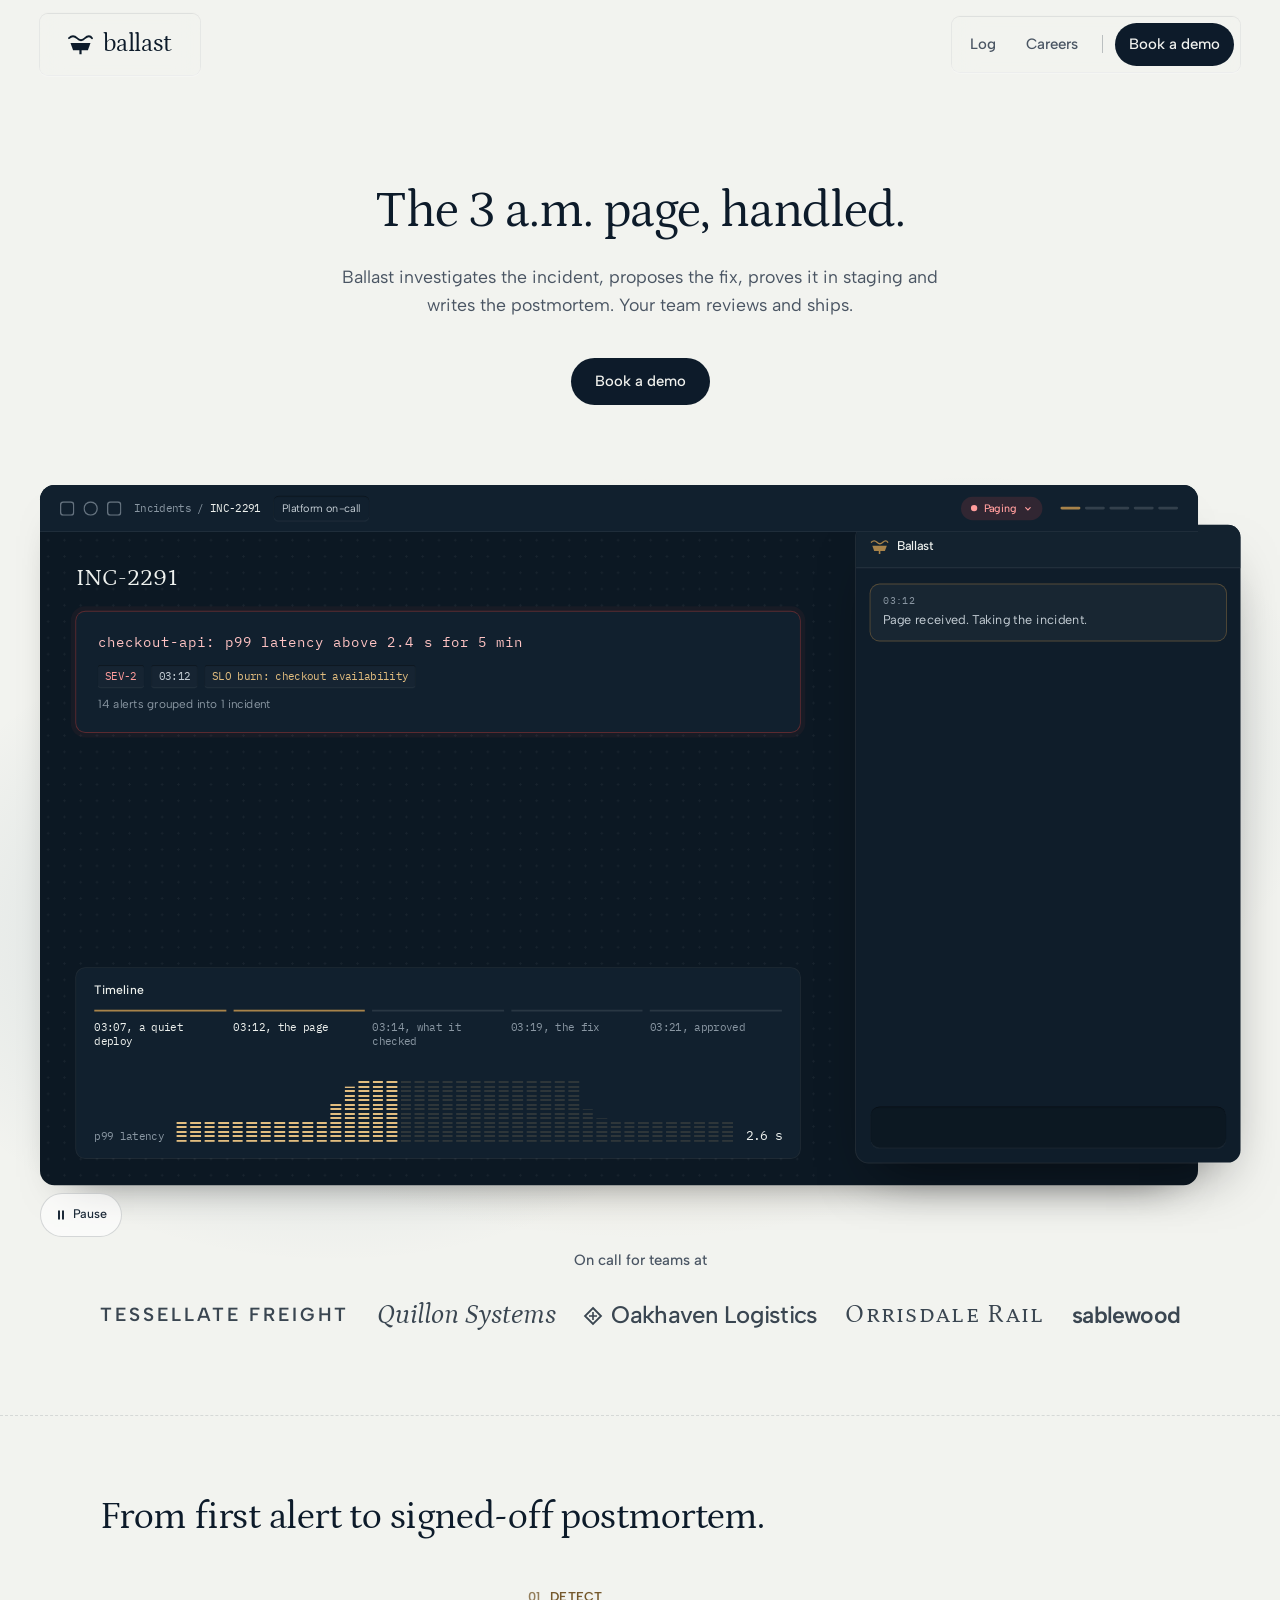
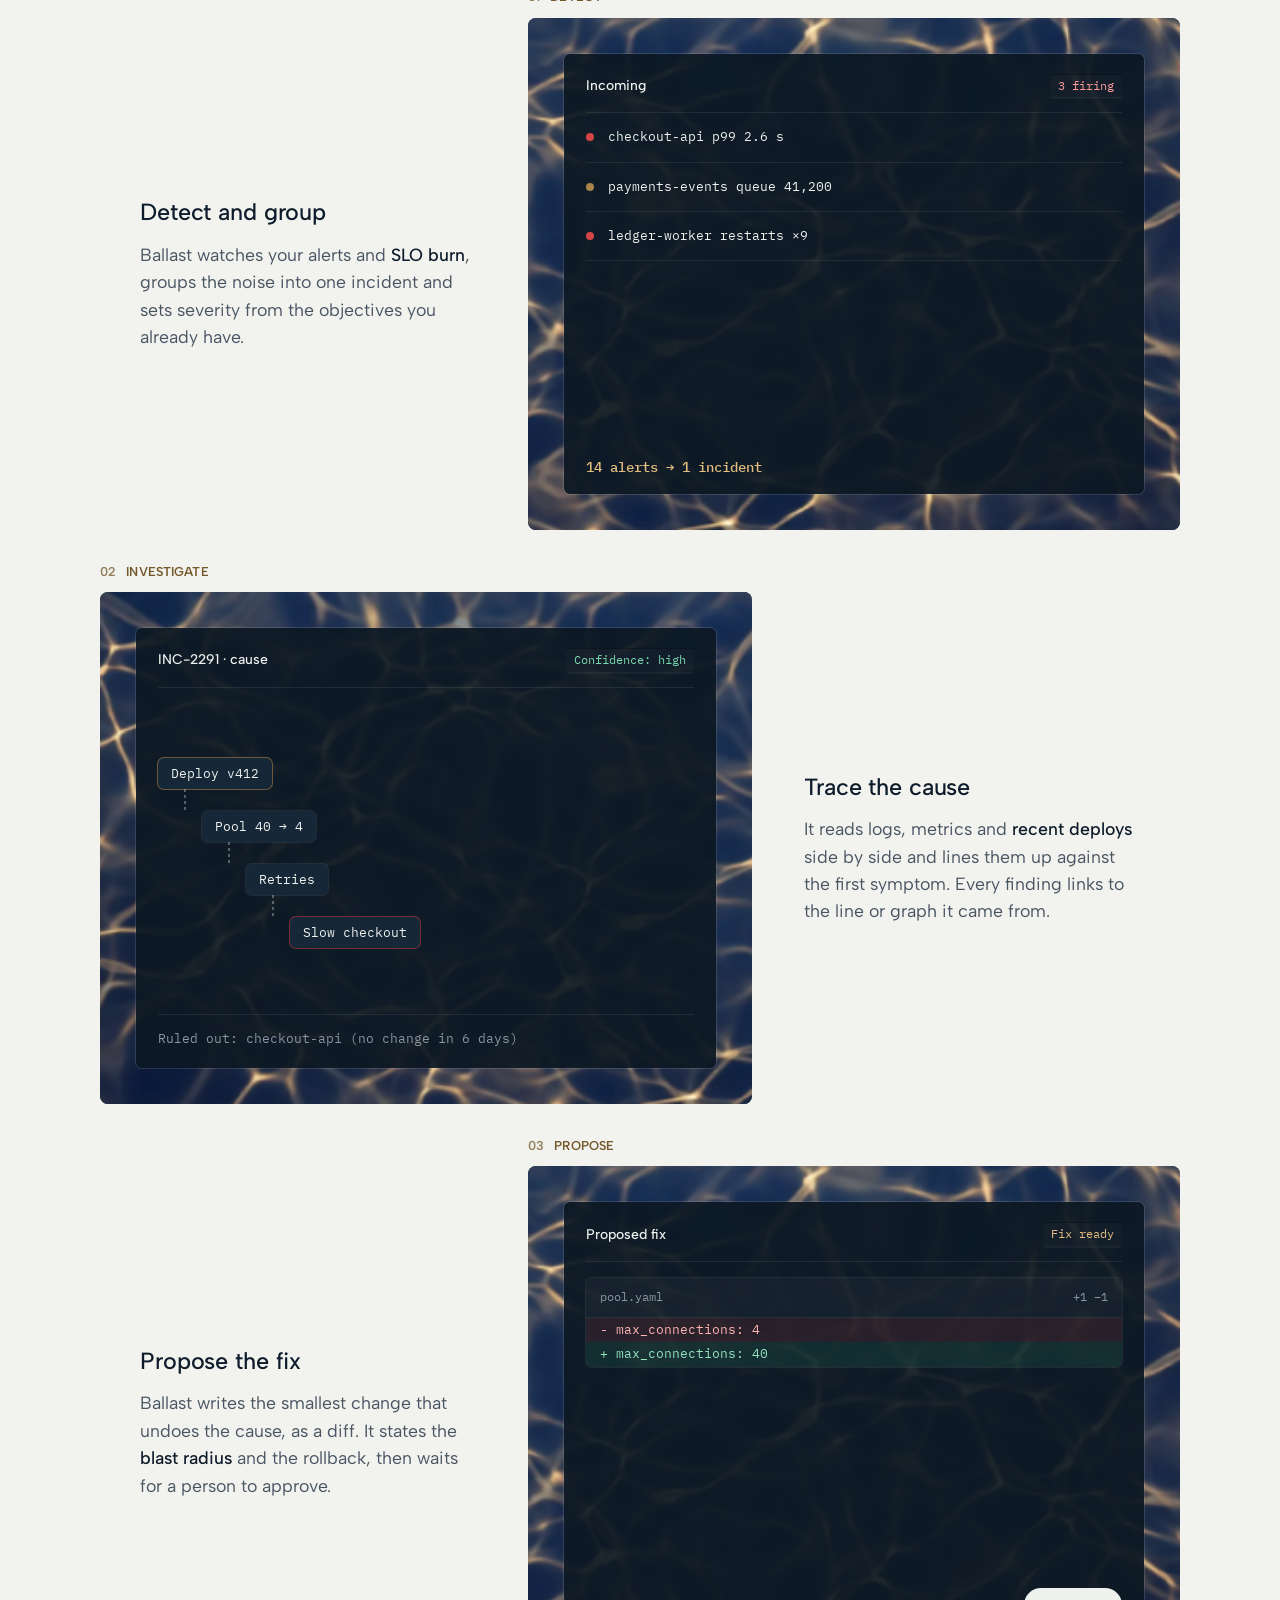
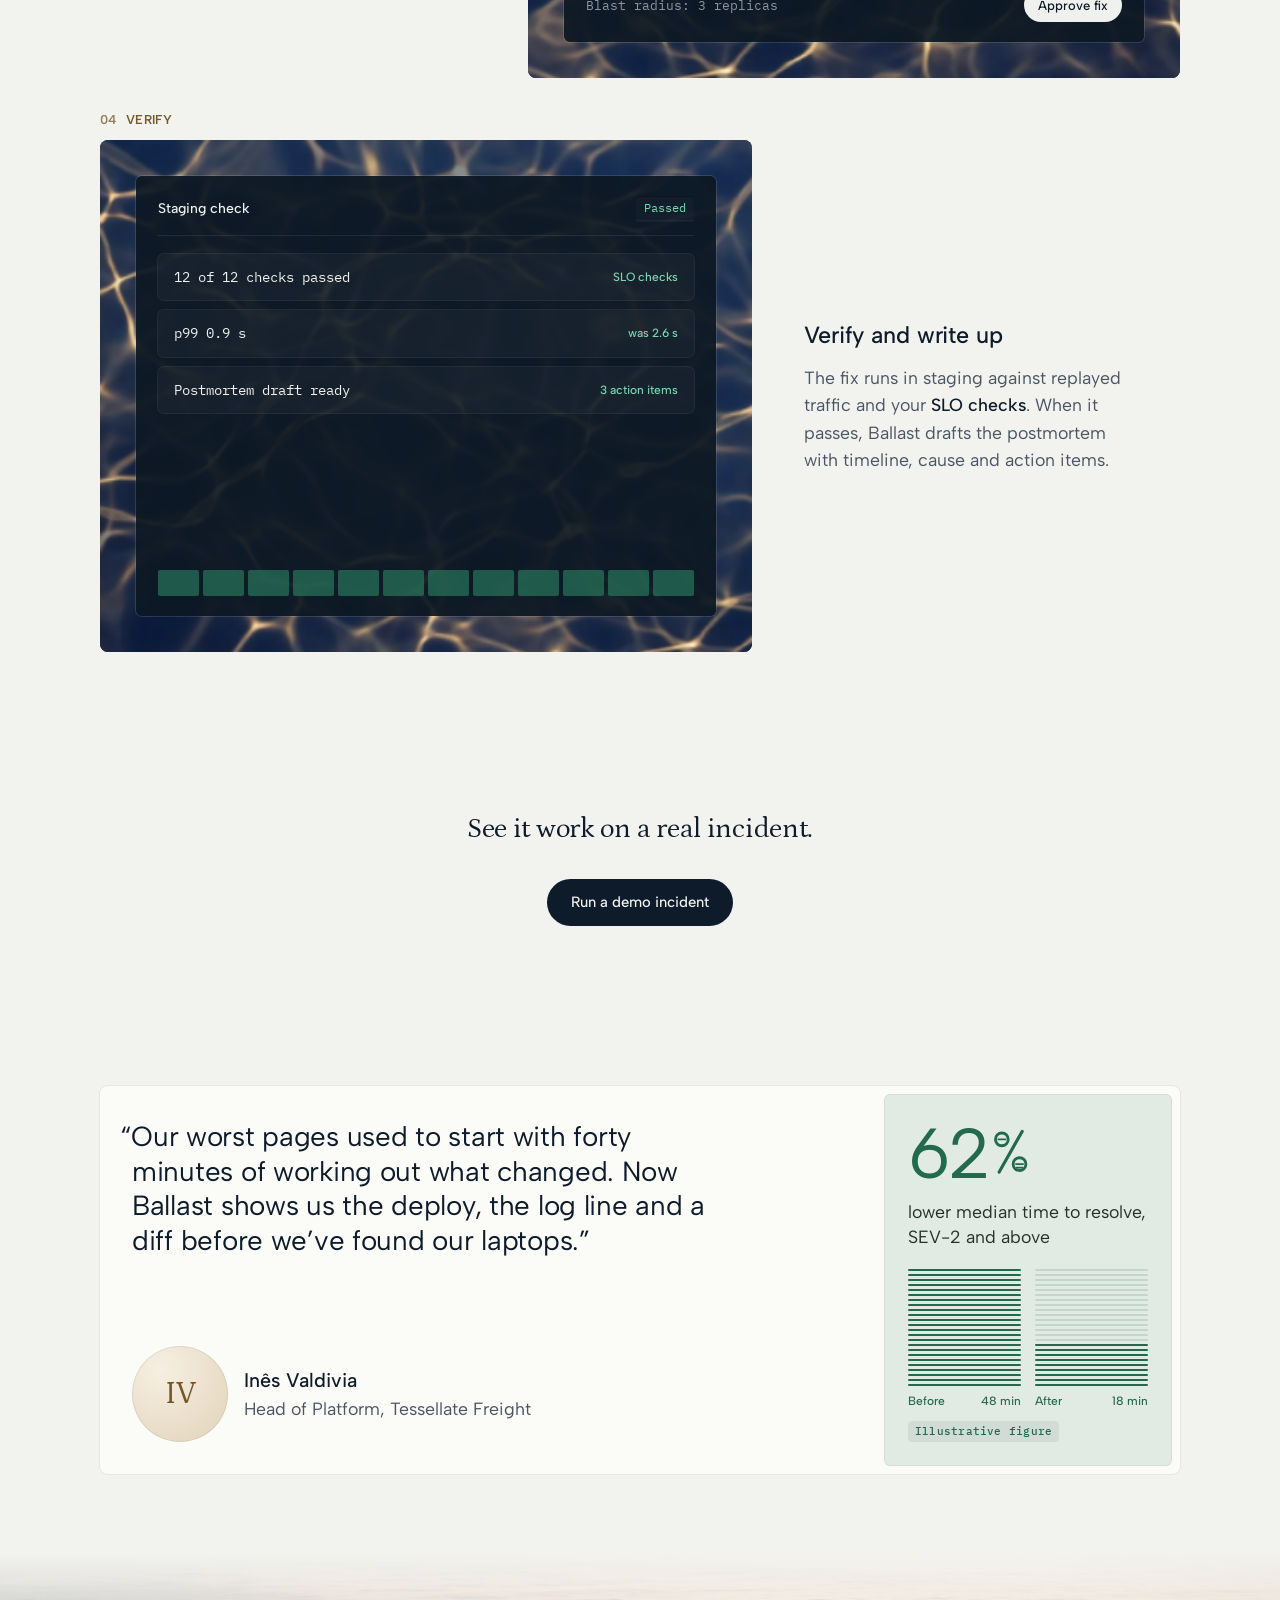
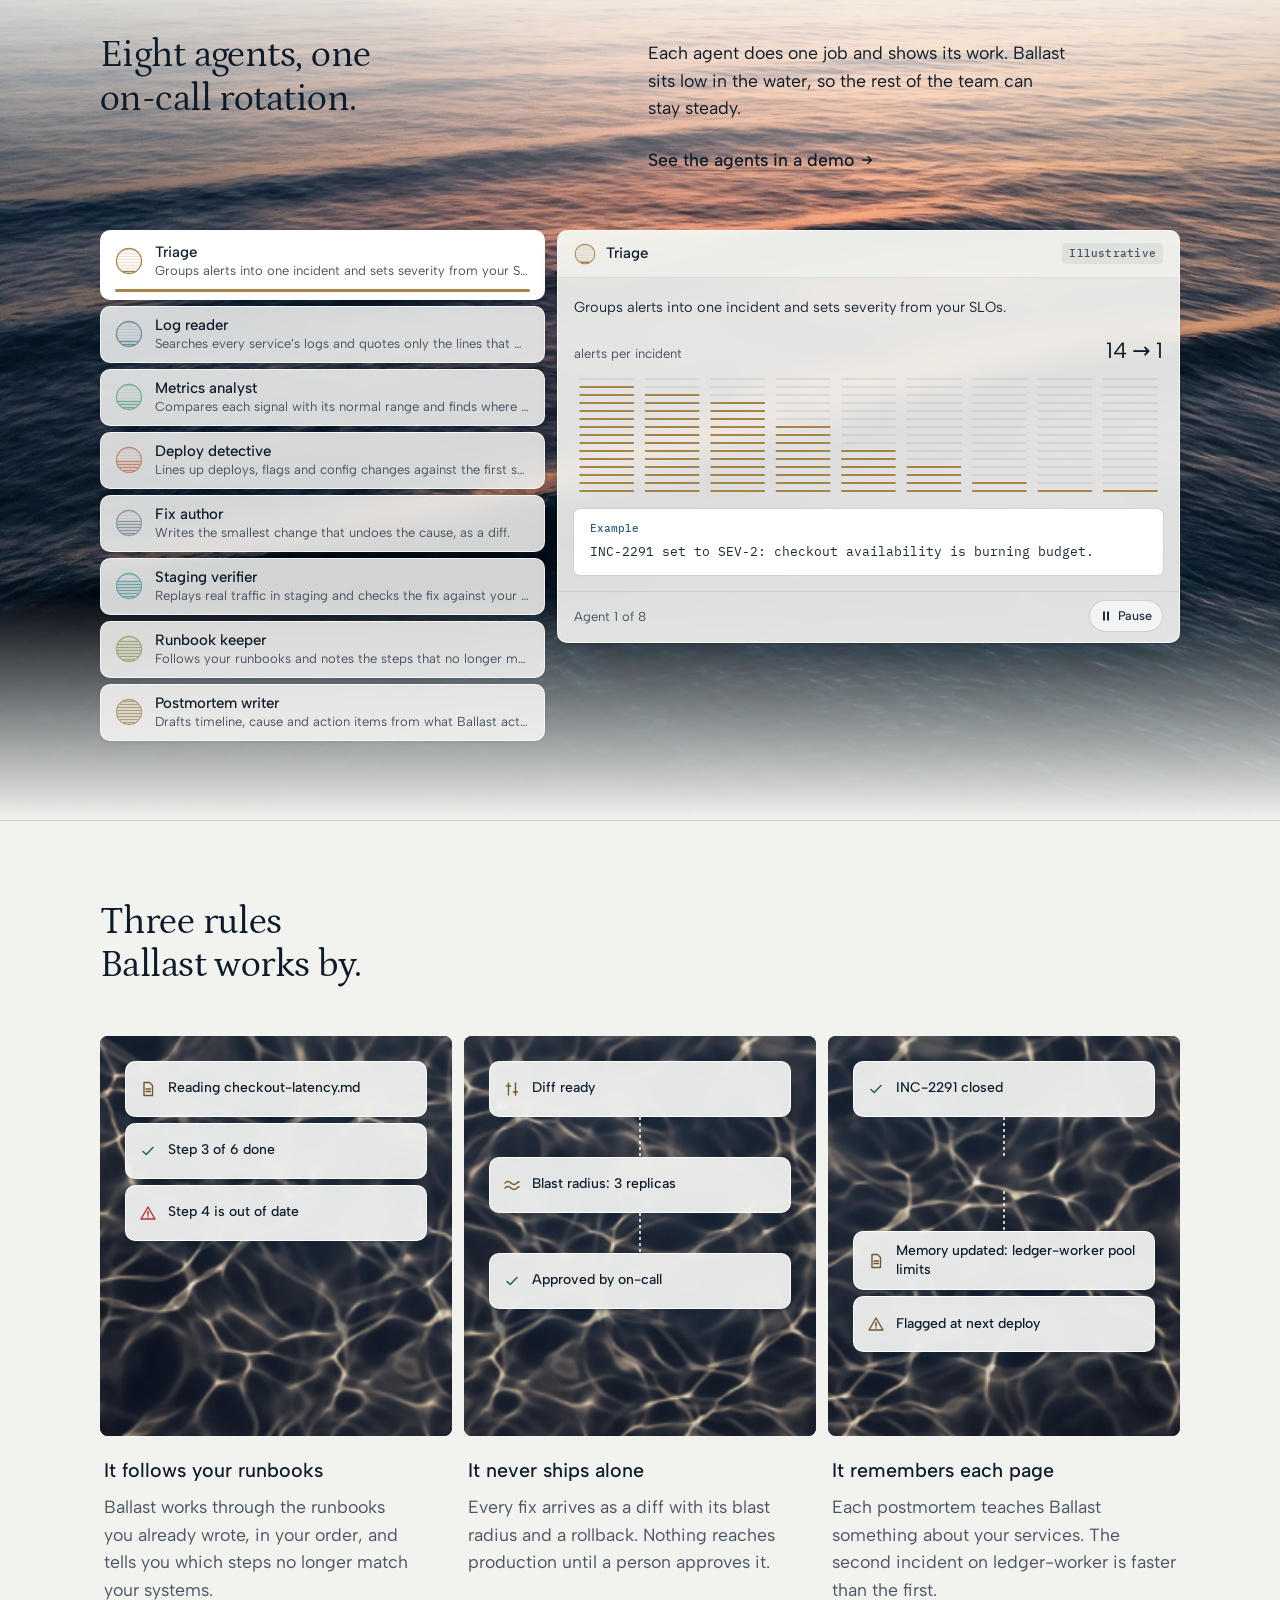
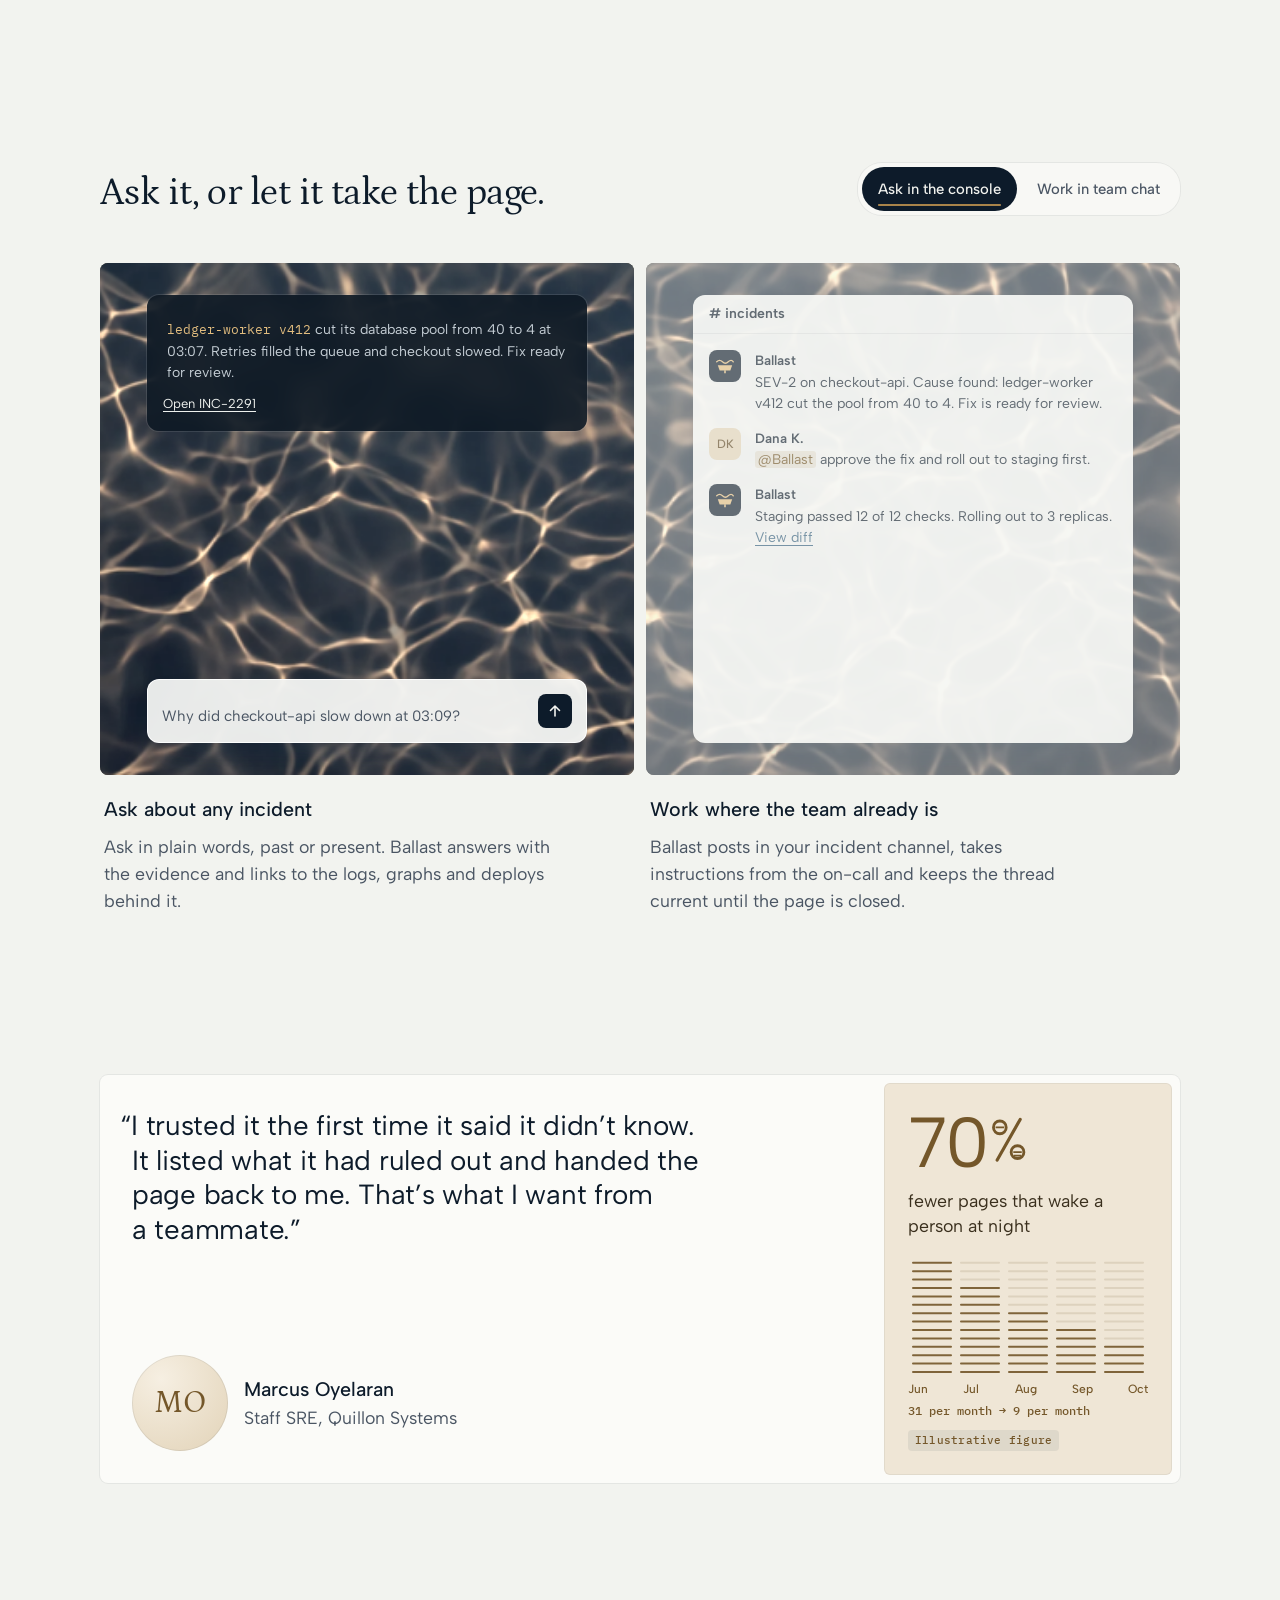
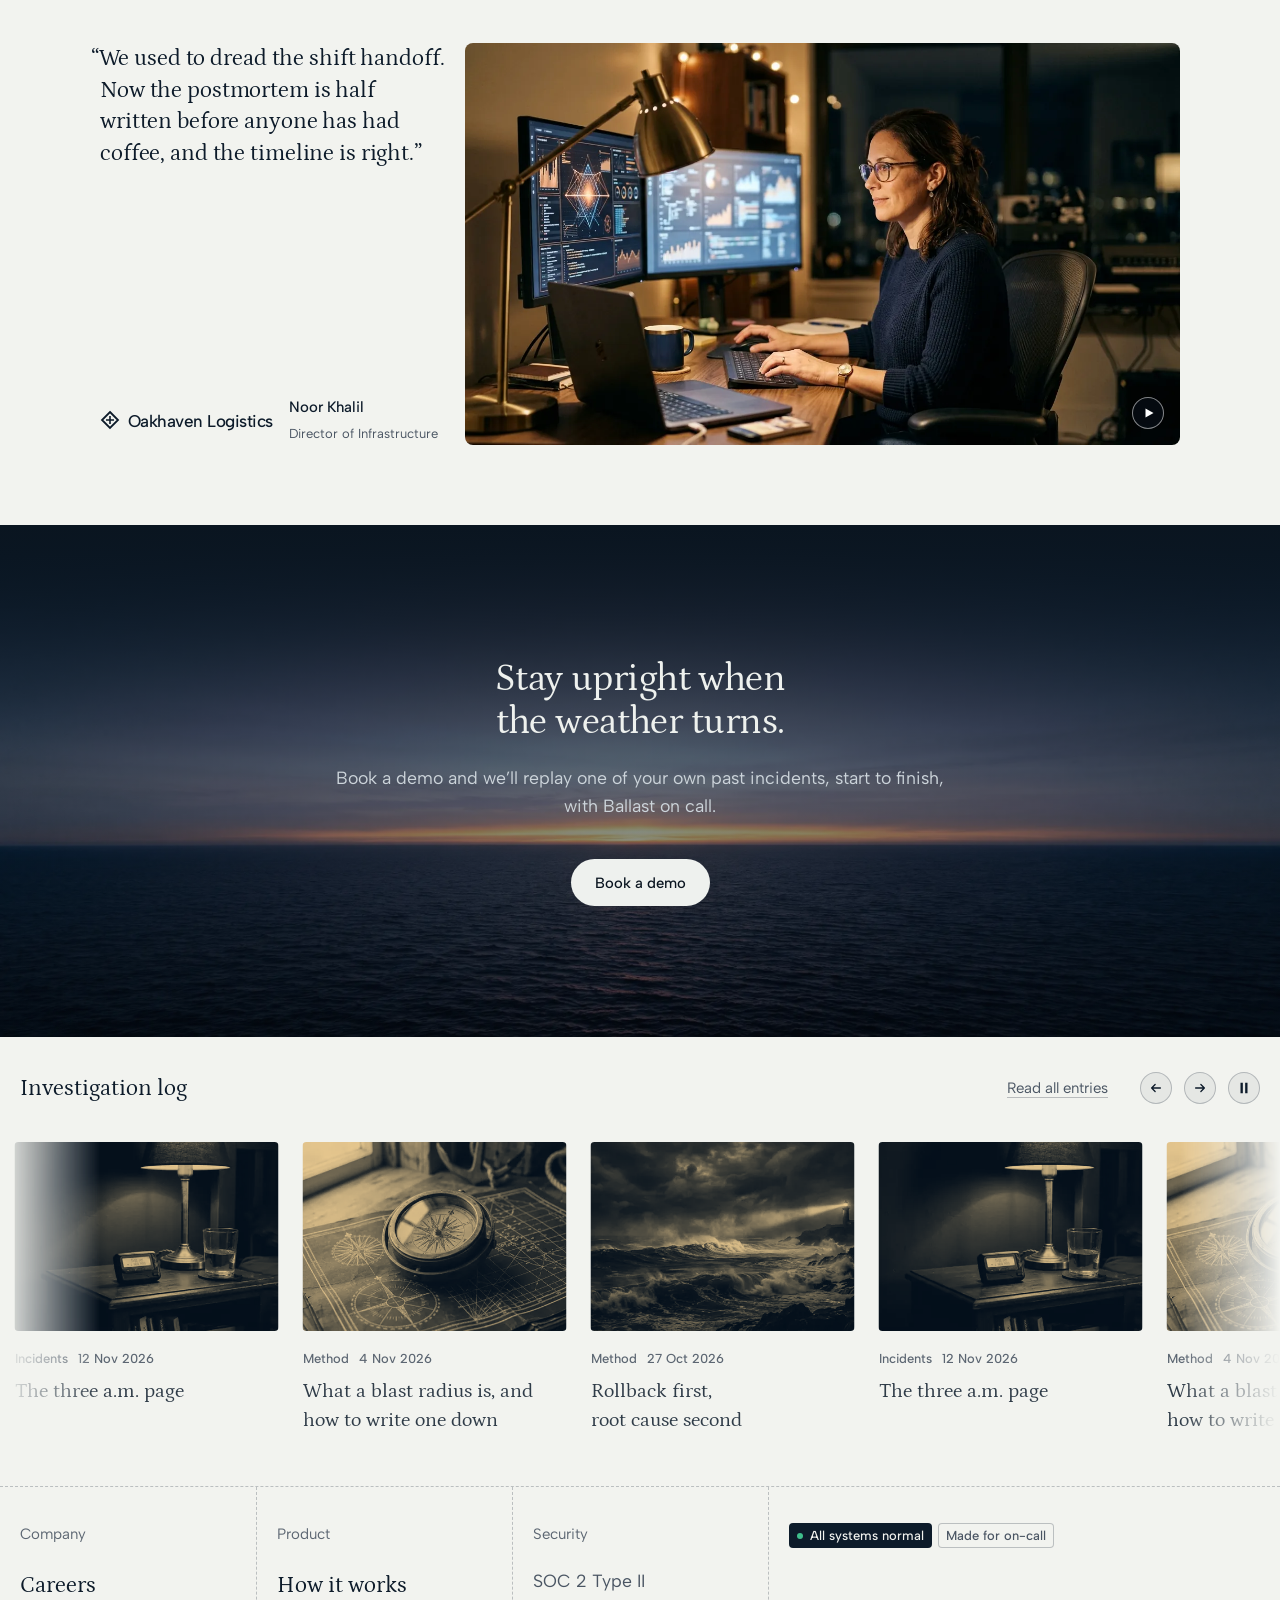
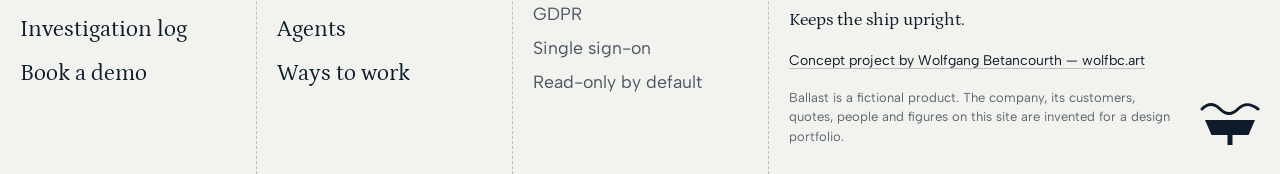
<file: index.html>
<!doctype html>
<html lang="en">
<head>
  <meta charset="utf-8">
  <meta name="viewport" content="width=device-width, initial-scale=1">
  <title>Ballast — the on-call engineer that investigates, fixes and writes it up</title>
  <meta name="description" content="Ballast detects the incident, reads logs, metrics and deploys, proposes a fix, verifies it in staging and writes the postmortem. Your team reviews and ships.">
  <meta property="og:type" content="website">
  <meta property="og:title" content="Ballast — the 3 a.m. page, handled">
  <meta property="og:description" content="An autonomous on-call engineer for platform and SRE teams. Book a demo.">
  <meta property="og:image" content="https://ballast.wolfbc.art/assets/og.jpg">
  <meta property="og:image:width" content="1200">
  <meta property="og:image:height" content="630">
  <meta property="og:url" content="https://ballast.wolfbc.art/">
  <meta name="twitter:card" content="summary_large_image">
  <meta name="theme-color" content="#f2f3ef">
  <link rel="canonical" href="https://ballast.wolfbc.art/">
  <link rel="icon" href="favicon.svg" type="image/svg+xml">
  <link rel="preconnect" href="https://fonts.googleapis.com">
  <link rel="preconnect" href="https://fonts.gstatic.com" crossorigin>
  <link rel="stylesheet" href="https://fonts.googleapis.com/css2?family=Albert+Sans:wght@400;500;600&amp;family=IBM+Plex+Mono:wght@400;500&amp;family=Petrona:ital,wght@0,400;1,400&amp;display=swap">
  <link rel="stylesheet" href="css/site.css">
  <script src="js/site.js" defer></script>
</head>
<body data-base="">
<svg class="sr-only" aria-hidden="true" focusable="false"><filter id="duo" color-interpolation-filters="sRGB"><feColorMatrix type="matrix" values=".180 .606 .061 0 .039  .146 .491 .050 0 .082  .092 .309 .031 0 .125  0 0 0 1 0"/></filter></svg>
<div class="dawn" aria-hidden="true"><span class="dawn__text">Taking the watch</span></div>
<a class="skip" href="#main">Skip to content</a>
<header class="site-header"><div class="site-header__in">
  <a class="brand pill" href="./" aria-label="Ballast, home"><svg class="brand__mark" viewBox="0 0 25 22" fill="none" aria-hidden="true" focusable="false"><path d="M1 5.2c2.6-2.6 5.4-2.6 8 0s5.4 2.6 8 0 5.4-2.6 7 0" stroke="currentColor" stroke-width="1.8" stroke-linecap="round"/><path d="M2.5 10h20l-2.6 7.2H5.1z" fill="currentColor"/><path d="M11.4 17h2.2v4.2h-2.2z" fill="currentColor"/></svg><span class="brand__word" aria-hidden="true">ballast</span></a>
  <div class="nav-pill pill"><nav class="nav" aria-label="Main">
    <a href="log/">Log</a>
    <a href="careers/">Careers</a>
    <span class="nav__sep" aria-hidden="true"></span>
    <a class="btn" href="demo/">Book a demo</a>
  </nav></div>
  <button class="menu-btn pill" type="button" aria-expanded="false" aria-controls="menu-panel" aria-label="Open menu">
    <span class="i-open"><svg viewBox="0 0 20 20" fill="none" aria-hidden="true"><path d="M3 6h14M3 10h14M3 14h14" stroke="currentColor" stroke-width="1.6" stroke-linecap="round"/></svg></span><span class="i-close"><svg viewBox="0 0 20 20" fill="none" aria-hidden="true"><path d="m5 5 10 10M15 5 5 15" stroke="currentColor" stroke-width="1.6" stroke-linecap="round"/></svg></span>
  </button>
  <nav class="menu-panel pill" id="menu-panel" aria-label="Menu">
    <a href="log/">Log</a>
    <a href="careers/">Careers</a>
    <a class="btn" href="demo/">Book a demo</a>
  </nav>
</div></header>
<main id="main">
  <section class="hero" aria-labelledby="hero-h">
    <div class="hero__glow" aria-hidden="true"></div>
    <div class="wrap wrap--wide hero__top">
      <h1 class="h1" id="hero-h" data-reveal>The 3 a.m. page, handled.</h1>
      <p class="lead hero__sub">Ballast investigates the incident, proposes the fix, proves it in staging and writes the postmortem. Your team reviews and ships.</p>
      <a class="btn hero__cta" href="demo/">Book a demo</a>
    </div>
    <div class="hero__stage">
      <div class="film" role="group" aria-label="Animated mockup: an alert arrives, Ballast lists the evidence, proposes a fix, verifies it in staging and drafts a postmortem." data-tone="red">
        <div class="film__scale">
          <div class="film__frame">
            <div class="film__bar">
              <div class="film__icons" aria-hidden="true"><i></i><i></i><i></i></div>
              <span class="film__crumb" aria-hidden="true">Incidents / <b>INC-2291</b></span>
              <span class="film__ws" aria-hidden="true">Platform on-call</span>
              <button class="film__status" type="button" aria-expanded="false" aria-controls="film-menu">Paging<svg viewBox="0 0 10 10" fill="none" aria-hidden="true"><path d="m2.5 4 2.5 2.5L7.5 4" stroke="currentColor" stroke-width="1.3" stroke-linecap="round"/></svg></button>
              <ul class="film__menu" id="film-menu" hidden aria-label="Incident stage"><li><button type="button" data-step="0">Paging</button></li><li><button type="button" data-step="1">Investigating</button></li><li><button type="button" data-step="2">Fix ready</button></li><li><button type="button" data-step="3">Verifying</button></li><li><button type="button" data-step="4">Resolved</button></li><li><button type="button" data-step="play">Play from the start</button></li></ul>
              <span class="film__dots" role="group" aria-label="Film scenes"><button type="button" data-step="0" aria-label="Paging" aria-expanded="false" aria-controls="film-note"><i class="on"></i></button><button type="button" data-step="1" aria-label="Investigating" aria-expanded="false" aria-controls="film-note"><i></i></button><button type="button" data-step="2" aria-label="Fix ready" aria-expanded="false" aria-controls="film-note"><i></i></button><button type="button" data-step="3" aria-label="Verifying" aria-expanded="false" aria-controls="film-note"><i></i></button><button type="button" data-step="4" aria-label="Resolved" aria-expanded="false" aria-controls="film-note"><i></i></button></span>
              <p class="film__note" id="film-note" role="status" hidden></p>
            </div>
            <div class="film__body" aria-hidden="true" inert><div class="film__main">
              <section class="scene on">
                <p class="film__h">INC-2291</p>
                <div class="ucard alert-card">
                  <p class="ucard__t">checkout-api: p99 latency above 2.4 s for 5 min</p>
                  <div class="film__meta"><span class="chip chip--red">SEV-2</span><span class="chip">03:12</span><span class="chip chip--brass">SLO burn: checkout availability</span></div>
                  <p class="ucard__s">14 alerts grouped into 1 incident</p>
                </div>
              </section>
              <section class="scene">
                <p class="film__h">checkout-api: p99 latency above 2.4 s</p>
                <p class="ev-h">Evidence</p>
                <div class="ev"><span class="ev__src">metrics</span><span>Error rate on checkout-api: 0.2% to 6.8% at 03:09</span></div>
                <div class="ev"><span class="ev__src">deploys</span><span>ledger-worker v412 deployed at 03:07</span></div>
                <div class="ev"><span class="ev__src">logs</span><span>ledger-worker: "connection timeout after 30000 ms" ×1,284</span></div>
                <div class="ev"><span class="ev__src">metrics</span><span>payments-events queue depth up 40×</span></div>
                <div class="ev ev--out"><span class="ev__src">deploys</span><span><s>checkout-api unchanged for 6 days</s><em>ruled out</em></span></div>
                <div class="chain"><span>Deploy v412</span><svg viewBox="0 0 26 10" fill="none" aria-hidden="true"><path d="M1 5h22M19 1.5 23 5l-4 3.5" stroke="currentColor" stroke-width="1.3" stroke-linecap="round"/></svg><span>Pool 40 → 4</span><svg viewBox="0 0 26 10" fill="none" aria-hidden="true"><path d="M1 5h22M19 1.5 23 5l-4 3.5" stroke="currentColor" stroke-width="1.3" stroke-linecap="round"/></svg><span>Retries</span><svg viewBox="0 0 26 10" fill="none" aria-hidden="true"><path d="M1 5h22M19 1.5 23 5l-4 3.5" stroke="currentColor" stroke-width="1.3" stroke-linecap="round"/></svg><span>Slow checkout</span></div>
              </section>
              <section class="scene">
                <p class="film__h">Restore the connection pool to 40</p>
                <div class="diff">
                  <div class="diff__file"><span>ledger-worker/config/pool.yaml</span><span>+1 −1</span></div>
                  <div class="diff__l">  pool:</div>
                  <div class="diff__l del">-   max_connections: 4</div>
                  <div class="diff__l add">+   max_connections: 40</div>
                  <div class="diff__l">    timeout_ms: 30000</div>
                </div>
                <div class="film__meta"><span class="chip">Blast radius: ledger-worker, 3 replicas</span><span class="chip">Rollback: v411</span></div>
                <div class="ubtns"><span class="ubtn">Review diff</span><span class="ubtn ubtn--p">Approve fix</span></div>
              </section>
              <section class="scene">
                <p class="film__h">Staging check</p>
                <div class="checks">
                  <div class="check"><i></i>Replayed 10 min of checkout traffic</div>
                  <div class="check"><i></i>p99 latency 0.9 s (was 2.6 s)</div>
                  <div class="check"><i></i>Error rate 0.1%</div>
                  <div class="check"><i></i>SLO burn stopped</div>
                </div>
                <p class="checks__end">12 of 12 checks passed</p>
              </section>
              <section class="scene">
                <p class="film__h">Postmortem draft · INC-2291</p>
                <p class="pm__sum">A config change in ledger-worker v412 cut the database pool from 40 to 4. Checkout latency broke its SLO for 14 minutes. Dana K. approved the fix at 03:21.</p>
                <div class="film__meta"><span class="chip">Timeline</span><span class="chip">Cause</span><span class="chip chip--brass">3 action items</span></div>
                <div class="pm__item"><span>Add a pool-size check to deploy review</span><span class="chip">Awaiting review</span></div>
              </section>
              <div class="film__tl"><p class="film__tl-h">Timeline</p><ol class="tl"><li>03:07, a quiet deploy</li><li>03:12, the page</li><li>03:14, what it checked</li><li>03:19, the fix</li><li>03:21, approved</li></ol><div class="p99"><span class="p99__l">p99 latency</span><div class="p99__bars"></div><span class="p99__v">2.6 s</span></div></div>
            </div></div>
          </div>
          <aside class="film__side" aria-hidden="true" inert>
            <header><svg class="" viewBox="0 0 25 22" fill="none" aria-hidden="true" focusable="false"><path d="M1 5.2c2.6-2.6 5.4-2.6 8 0s5.4 2.6 8 0 5.4-2.6 7 0" stroke="currentColor" stroke-width="1.8" stroke-linecap="round"/><path d="M2.5 10h20l-2.6 7.2H5.1z" fill="currentColor"/><path d="M11.4 17h2.2v4.2h-2.2z" fill="currentColor"/></svg>Ballast</header>
            <div class="side__log">
              <div class="side__msg on now"><small>03:12</small>Page received. Taking the incident.</div>
              <div class="side__msg"><small>03:14</small>Cause found. ledger-worker v412 cut its database pool from 40 to 4.</div>
              <div class="side__msg"><small>03:19</small>Fix proposed. Nothing ships until you approve.</div>
              <div class="side__msg"><small>03:23</small>Verified in staging. Safe to roll out.</div>
              <div class="side__msg"><small>03:27</small>Postmortem drafted. Ready for the team.</div>
            </div>
            <div class="side__compose"></div>
          </aside>
        </div>
      </div>
      <button class="pausebtn film__pause" type="button" aria-pressed="false"><span class="i-pause"><svg viewBox="0 0 12 12" aria-hidden="true"><path d="M3 1.5h2v9H3zM7 1.5h2v9H7z" fill="currentColor"/></svg></span><span class="i-play"><svg viewBox="0 0 12 12" aria-hidden="true"><path d="M2.5 1.5v9l8-4.5z" fill="currentColor"/></svg></span><span class="pb-label">Pause</span><span class="sr-only"> the product film</span></button>
    </div>
    <div class="wrap wrap--wide hero__foot">
      <p class="hero__label">On call for teams at</p>
      <div class="logos" role="list">
        <span class="logo-w logo-w--1" role="listitem">Tessellate Freight</span>
        <span class="logo-w logo-w--2" role="listitem">Quillon Systems</span>
        <span class="logo-w logo-w--3" role="listitem"><svg viewBox="0 0 20 20" fill="none" aria-hidden="true"><path d="M10 2 18 10 10 18 2 10z" stroke="currentColor" stroke-width="1.8"/><path d="M10 6v8M6 10h8" stroke="currentColor" stroke-width="1.6"/></svg>Oakhaven Logistics</span>
        <span class="logo-w logo-w--4" role="listitem">Orrisdale Rail</span>
        <span class="logo-w logo-w--5" role="listitem">sablewood</span>
      </div>
    </div>
  </section>
  <section class="caps section" id="how-it-works" data-zone="dark" aria-labelledby="caps-h">
    <div class="wrap">
      <h2 class="h2 caps__h" id="caps-h" data-reveal>From first alert to signed-off postmortem.</h2>
      <div class="feat">
        <div class="feat__text"><h3 class="h3">Detect and group</h3><p class="lead">Ballast watches your alerts and <strong>SLO burn</strong>, groups the noise into one incident and sets severity from the objectives you already have.</p></div>
        <div class="feat__panel"><p class="eyebrow" aria-hidden="true"><span>01</span><span>Detect</span></p>
          <div class="window feat-win"><div class="uicard" aria-hidden="true"><div class="uicard__t"><span>Incoming</span><span class="chip chip--red">3 firing</span></div>
            <div class="inrow"><i></i><span>checkout-api p99 2.6 s</span></div>
            <div class="inrow"><i></i><span>payments-events queue 41,200</span></div>
            <div class="inrow"><i></i><span>ledger-worker restarts ×9</span></div>
            <p class="uicard__foot">14 alerts → 1 incident</p></div></div>
        </div>
      </div>
      <div class="feat feat--flip">
        <div class="feat__text"><h3 class="h3">Trace the cause</h3><p class="lead">It reads logs, metrics and <strong>recent deploys</strong> side by side and lines them up against the first symptom. Every finding links to the line or graph it came from.</p></div>
        <div class="feat__panel"><p class="eyebrow" aria-hidden="true"><span>02</span><span>Investigate</span></p>
          <div class="window feat-win"><div class="uicard" aria-hidden="true"><div class="uicard__t"><span>INC-2291 · cause</span><span class="chip chip--green">Confidence: high</span></div>
            <div class="graph"><div class="graph__nodes">
              <span class="gnode n1">Deploy v412</span><span class="glink"></span>
              <span class="gnode n2">Pool 40 → 4</span><span class="glink l2"></span>
              <span class="gnode n3">Retries</span><span class="glink l3"></span>
              <span class="gnode n4">Slow checkout</span>
            </div></div>
            <p class="graph__note">Ruled out: checkout-api (no change in 6 days)</p></div></div>
        </div>
      </div>
      <div class="feat">
        <div class="feat__text"><h3 class="h3">Propose the fix</h3><p class="lead">Ballast writes the smallest change that undoes the cause, as a diff. It states the <strong>blast radius</strong> and the rollback, then waits for a person to approve.</p></div>
        <div class="feat__panel"><p class="eyebrow" aria-hidden="true"><span>03</span><span>Propose</span></p>
          <div class="window feat-win"><div class="uicard" aria-hidden="true"><div class="uicard__t"><span>Proposed fix</span><span class="chip chip--brass">Fix ready</span></div>
            <div class="diff"><div class="diff__file"><span>pool.yaml</span><span>+1 −1</span></div>
              <div class="diff__l del">- max_connections: 4</div>
              <div class="diff__l add">+ max_connections: 40</div></div>
            <div class="uicard__meta"><span>Blast radius: 3 replicas</span><span class="ubtn ubtn--p">Approve fix</span></div></div></div>
        </div>
      </div>
      <div class="feat feat--flip">
        <div class="feat__text"><h3 class="h3">Verify and write up</h3><p class="lead">The fix runs in staging against replayed traffic and your <strong>SLO checks</strong>. When it passes, Ballast drafts the postmortem with timeline, cause and action items.</p></div>
        <div class="feat__panel"><p class="eyebrow" aria-hidden="true"><span>04</span><span>Verify</span></p>
          <div class="window feat-win"><div class="uicard" aria-hidden="true"><div class="uicard__t"><span>Staging check</span><span class="chip chip--green">Passed</span></div>
            <div class="vbig">
              <div class="vrow"><span>12 of 12 checks passed</span><em>SLO checks</em></div>
              <div class="vrow"><span>p99 0.9 s</span><em>was 2.6 s</em></div>
              <div class="vrow"><span>Postmortem draft ready</span><em>3 action items</em></div>
            </div>
            <div class="vbars"><i></i><i></i><i></i><i></i><i></i><i></i><i></i><i></i><i></i><i></i><i></i><i></i></div></div></div>
        </div>
      </div>
      <div class="caps__end">
        <h2 class="h2s" data-reveal>See it work on a real incident.</h2>
        <a class="btn" href="demo/">Run a demo incident</a>
      </div>
    </div>
  </section>
  <section class="section" aria-label="Customer story: Tessellate Freight">
    <div class="wrap">
      <figure class="quote-card">
        <div class="quote-card__body">
          <blockquote class="quote"><p>“Our worst pages used to start with forty minutes of working out what changed. Now Ballast shows us the deploy, the log line and a diff before we’ve found our laptops.”</p></blockquote>
          <figcaption class="who"><span class="avatar" aria-hidden="true">IV</span><span><span class="who__name">Inês Valdivia</span><span class="who__role">Head of Platform, Tessellate Freight</span></span></figcaption>
        </div>
        <div class="stat">
          <p class="stat__n"><span class="num" data-count="62">62</span><svg class="stat__pct" viewBox="0 0 20 28" fill="none" stroke="currentColor" aria-hidden="true"><circle cx="5" cy="7" r="3.6" stroke-width="1.6"/><path d="M2.6 7h4.8" stroke-width="1"/><circle cx="15" cy="21" r="3.6" stroke-width="1.6"/><path d="M12.6 21h4.8M13 23h4" stroke-width="1"/><path d="M16.5 2.5 3.5 25.5" stroke-width="1.8" stroke-linecap="round"/></svg><span class="sr-only">%</span></p>
          <p class="stat__label">lower median time to resolve, SEV-2 and above</p>
          <div class="stat__viz ba" aria-hidden="true">
            <div class="ba__col"><div class="ba__bars"><i></i><i></i><i></i><i></i><i></i><i></i><i></i><i></i><i></i><i></i><i></i><i></i><i></i><i></i><i></i><i></i><i></i><i></i><i></i><i></i><i></i><i></i><i></i><i></i></div><div class="ba__cap"><span>Before</span><span>48 min</span></div></div>
            <div class="ba__col"><div class="ba__bars"><i class="off"></i><i class="off"></i><i class="off"></i><i class="off"></i><i class="off"></i><i class="off"></i><i class="off"></i><i class="off"></i><i class="off"></i><i class="off"></i><i class="off"></i><i class="off"></i><i class="off"></i><i class="off"></i><i class="off"></i><i></i><i></i><i></i><i></i><i></i><i></i><i></i><i></i><i></i></div><div class="ba__cap"><span>After</span><span>18 min</span></div></div>
          </div>
          <span class="stamp stat__stamp">Illustrative figure</span>
        </div>
      </figure>
    </div>
  </section>
  <section class="agents" id="agents" aria-labelledby="agents-h" data-agents>
    <div class="wrap">
      <div class="agents__head">
        <h2 class="h2" id="agents-h" data-reveal>Eight agents, one on-call rotation.</h2>
        <div class="agents__intro">
          <p class="lead">Each agent does one job and shows its work. Ballast sits low in the water, so the rest of the team can stay steady.</p>
          <a class="tlink" href="demo/">See the agents in a demo <svg viewBox="0 0 16 16" fill="none" aria-hidden="true"><path d="M3 8h10M9 4l4 4-4 4" stroke="currentColor" stroke-width="1.5" stroke-linecap="round" stroke-linejoin="round"/></svg></a>
        </div>
      </div>
      <div class="agents__body">
        <div class="tabs" role="group" aria-label="Agent list. Selecting an agent shows its details.">
          <button class="tab" type="button" aria-pressed="true" aria-controls="agent-detail">
            <span class="tab__icon"><svg viewBox="0 0 28 28" fill="none" aria-hidden="true"><circle cx="14" cy="14" r="12.5" stroke="#a8834a" stroke-width="1.3"/><path d="M8.4 24.5H19.6" stroke="#a8834a" stroke-opacity="1" stroke-width="1.6" stroke-linecap="round"/><path d="M5.2 21.5H22.8" stroke="#a8834a" stroke-opacity="0.22" stroke-width="1.6" stroke-linecap="round"/><path d="M3.5 18.5H24.5" stroke="#a8834a" stroke-opacity="0.22" stroke-width="1.6" stroke-linecap="round"/><path d="M2.8 15.5H25.2" stroke="#a8834a" stroke-opacity="0.22" stroke-width="1.6" stroke-linecap="round"/><path d="M2.8 12.5H25.2" stroke="#a8834a" stroke-opacity="0.22" stroke-width="1.6" stroke-linecap="round"/><path d="M3.5 9.5H24.5" stroke="#a8834a" stroke-opacity="0.22" stroke-width="1.6" stroke-linecap="round"/><path d="M5.2 6.5H22.8" stroke="#a8834a" stroke-opacity="0.22" stroke-width="1.6" stroke-linecap="round"/><path d="M8.4 3.5H19.6" stroke="#a8834a" stroke-opacity="0.22" stroke-width="1.6" stroke-linecap="round"/></svg></span>
            <span class="tab__txt"><span class="tab__name">Triage</span><span class="tab__line">Groups alerts into one incident and sets severity from your SLOs.</span></span>
            <span class="tab__bar" aria-hidden="true"><i></i></span>
          </button><button class="tab" type="button" aria-pressed="false" aria-controls="agent-detail">
            <span class="tab__icon"><svg viewBox="0 0 28 28" fill="none" aria-hidden="true"><circle cx="14" cy="14" r="12.5" stroke="#2f5b7a" stroke-width="1.3"/><path d="M8.4 24.5H19.6" stroke="#2f5b7a" stroke-opacity="1" stroke-width="1.6" stroke-linecap="round"/><path d="M5.2 21.5H22.8" stroke="#2f5b7a" stroke-opacity="1" stroke-width="1.6" stroke-linecap="round"/><path d="M3.5 18.5H24.5" stroke="#2f5b7a" stroke-opacity="0.22" stroke-width="1.6" stroke-linecap="round"/><path d="M2.8 15.5H25.2" stroke="#2f5b7a" stroke-opacity="0.22" stroke-width="1.6" stroke-linecap="round"/><path d="M2.8 12.5H25.2" stroke="#2f5b7a" stroke-opacity="0.22" stroke-width="1.6" stroke-linecap="round"/><path d="M3.5 9.5H24.5" stroke="#2f5b7a" stroke-opacity="0.22" stroke-width="1.6" stroke-linecap="round"/><path d="M5.2 6.5H22.8" stroke="#2f5b7a" stroke-opacity="0.22" stroke-width="1.6" stroke-linecap="round"/><path d="M8.4 3.5H19.6" stroke="#2f5b7a" stroke-opacity="0.22" stroke-width="1.6" stroke-linecap="round"/></svg></span>
            <span class="tab__txt"><span class="tab__name">Log reader</span><span class="tab__line">Searches every service’s logs and quotes only the lines that matter.</span></span>
            <span class="tab__bar" aria-hidden="true"><i></i></span>
          </button><button class="tab" type="button" aria-pressed="false" aria-controls="agent-detail">
            <span class="tab__icon"><svg viewBox="0 0 28 28" fill="none" aria-hidden="true"><circle cx="14" cy="14" r="12.5" stroke="#2f8f6b" stroke-width="1.3"/><path d="M8.4 24.5H19.6" stroke="#2f8f6b" stroke-opacity="1" stroke-width="1.6" stroke-linecap="round"/><path d="M5.2 21.5H22.8" stroke="#2f8f6b" stroke-opacity="1" stroke-width="1.6" stroke-linecap="round"/><path d="M3.5 18.5H24.5" stroke="#2f8f6b" stroke-opacity="1" stroke-width="1.6" stroke-linecap="round"/><path d="M2.8 15.5H25.2" stroke="#2f8f6b" stroke-opacity="0.22" stroke-width="1.6" stroke-linecap="round"/><path d="M2.8 12.5H25.2" stroke="#2f8f6b" stroke-opacity="0.22" stroke-width="1.6" stroke-linecap="round"/><path d="M3.5 9.5H24.5" stroke="#2f8f6b" stroke-opacity="0.22" stroke-width="1.6" stroke-linecap="round"/><path d="M5.2 6.5H22.8" stroke="#2f8f6b" stroke-opacity="0.22" stroke-width="1.6" stroke-linecap="round"/><path d="M8.4 3.5H19.6" stroke="#2f8f6b" stroke-opacity="0.22" stroke-width="1.6" stroke-linecap="round"/></svg></span>
            <span class="tab__txt"><span class="tab__name">Metrics analyst</span><span class="tab__line">Compares each signal with its normal range and finds where it bent.</span></span>
            <span class="tab__bar" aria-hidden="true"><i></i></span>
          </button><button class="tab" type="button" aria-pressed="false" aria-controls="agent-detail">
            <span class="tab__icon"><svg viewBox="0 0 28 28" fill="none" aria-hidden="true"><circle cx="14" cy="14" r="12.5" stroke="#b5532f" stroke-width="1.3"/><path d="M8.4 24.5H19.6" stroke="#b5532f" stroke-opacity="1" stroke-width="1.6" stroke-linecap="round"/><path d="M5.2 21.5H22.8" stroke="#b5532f" stroke-opacity="1" stroke-width="1.6" stroke-linecap="round"/><path d="M3.5 18.5H24.5" stroke="#b5532f" stroke-opacity="1" stroke-width="1.6" stroke-linecap="round"/><path d="M2.8 15.5H25.2" stroke="#b5532f" stroke-opacity="1" stroke-width="1.6" stroke-linecap="round"/><path d="M2.8 12.5H25.2" stroke="#b5532f" stroke-opacity="0.22" stroke-width="1.6" stroke-linecap="round"/><path d="M3.5 9.5H24.5" stroke="#b5532f" stroke-opacity="0.22" stroke-width="1.6" stroke-linecap="round"/><path d="M5.2 6.5H22.8" stroke="#b5532f" stroke-opacity="0.22" stroke-width="1.6" stroke-linecap="round"/><path d="M8.4 3.5H19.6" stroke="#b5532f" stroke-opacity="0.22" stroke-width="1.6" stroke-linecap="round"/></svg></span>
            <span class="tab__txt"><span class="tab__name">Deploy detective</span><span class="tab__line">Lines up deploys, flags and config changes against the first symptom.</span></span>
            <span class="tab__bar" aria-hidden="true"><i></i></span>
          </button><button class="tab" type="button" aria-pressed="false" aria-controls="agent-detail">
            <span class="tab__icon"><svg viewBox="0 0 28 28" fill="none" aria-hidden="true"><circle cx="14" cy="14" r="12.5" stroke="#5a6b7d" stroke-width="1.3"/><path d="M8.4 24.5H19.6" stroke="#5a6b7d" stroke-opacity="1" stroke-width="1.6" stroke-linecap="round"/><path d="M5.2 21.5H22.8" stroke="#5a6b7d" stroke-opacity="1" stroke-width="1.6" stroke-linecap="round"/><path d="M3.5 18.5H24.5" stroke="#5a6b7d" stroke-opacity="1" stroke-width="1.6" stroke-linecap="round"/><path d="M2.8 15.5H25.2" stroke="#5a6b7d" stroke-opacity="1" stroke-width="1.6" stroke-linecap="round"/><path d="M2.8 12.5H25.2" stroke="#5a6b7d" stroke-opacity="1" stroke-width="1.6" stroke-linecap="round"/><path d="M3.5 9.5H24.5" stroke="#5a6b7d" stroke-opacity="0.22" stroke-width="1.6" stroke-linecap="round"/><path d="M5.2 6.5H22.8" stroke="#5a6b7d" stroke-opacity="0.22" stroke-width="1.6" stroke-linecap="round"/><path d="M8.4 3.5H19.6" stroke="#5a6b7d" stroke-opacity="0.22" stroke-width="1.6" stroke-linecap="round"/></svg></span>
            <span class="tab__txt"><span class="tab__name">Fix author</span><span class="tab__line">Writes the smallest change that undoes the cause, as a diff.</span></span>
            <span class="tab__bar" aria-hidden="true"><i></i></span>
          </button><button class="tab" type="button" aria-pressed="false" aria-controls="agent-detail">
            <span class="tab__icon"><svg viewBox="0 0 28 28" fill="none" aria-hidden="true"><circle cx="14" cy="14" r="12.5" stroke="#2a7f86" stroke-width="1.3"/><path d="M8.4 24.5H19.6" stroke="#2a7f86" stroke-opacity="1" stroke-width="1.6" stroke-linecap="round"/><path d="M5.2 21.5H22.8" stroke="#2a7f86" stroke-opacity="1" stroke-width="1.6" stroke-linecap="round"/><path d="M3.5 18.5H24.5" stroke="#2a7f86" stroke-opacity="1" stroke-width="1.6" stroke-linecap="round"/><path d="M2.8 15.5H25.2" stroke="#2a7f86" stroke-opacity="1" stroke-width="1.6" stroke-linecap="round"/><path d="M2.8 12.5H25.2" stroke="#2a7f86" stroke-opacity="1" stroke-width="1.6" stroke-linecap="round"/><path d="M3.5 9.5H24.5" stroke="#2a7f86" stroke-opacity="1" stroke-width="1.6" stroke-linecap="round"/><path d="M5.2 6.5H22.8" stroke="#2a7f86" stroke-opacity="0.22" stroke-width="1.6" stroke-linecap="round"/><path d="M8.4 3.5H19.6" stroke="#2a7f86" stroke-opacity="0.22" stroke-width="1.6" stroke-linecap="round"/></svg></span>
            <span class="tab__txt"><span class="tab__name">Staging verifier</span><span class="tab__line">Replays real traffic in staging and checks the fix against your SLOs.</span></span>
            <span class="tab__bar" aria-hidden="true"><i></i></span>
          </button><button class="tab" type="button" aria-pressed="false" aria-controls="agent-detail">
            <span class="tab__icon"><svg viewBox="0 0 28 28" fill="none" aria-hidden="true"><circle cx="14" cy="14" r="12.5" stroke="#7a7f3a" stroke-width="1.3"/><path d="M8.4 24.5H19.6" stroke="#7a7f3a" stroke-opacity="1" stroke-width="1.6" stroke-linecap="round"/><path d="M5.2 21.5H22.8" stroke="#7a7f3a" stroke-opacity="1" stroke-width="1.6" stroke-linecap="round"/><path d="M3.5 18.5H24.5" stroke="#7a7f3a" stroke-opacity="1" stroke-width="1.6" stroke-linecap="round"/><path d="M2.8 15.5H25.2" stroke="#7a7f3a" stroke-opacity="1" stroke-width="1.6" stroke-linecap="round"/><path d="M2.8 12.5H25.2" stroke="#7a7f3a" stroke-opacity="1" stroke-width="1.6" stroke-linecap="round"/><path d="M3.5 9.5H24.5" stroke="#7a7f3a" stroke-opacity="1" stroke-width="1.6" stroke-linecap="round"/><path d="M5.2 6.5H22.8" stroke="#7a7f3a" stroke-opacity="1" stroke-width="1.6" stroke-linecap="round"/><path d="M8.4 3.5H19.6" stroke="#7a7f3a" stroke-opacity="0.22" stroke-width="1.6" stroke-linecap="round"/></svg></span>
            <span class="tab__txt"><span class="tab__name">Runbook keeper</span><span class="tab__line">Follows your runbooks and notes the steps that no longer match reality.</span></span>
            <span class="tab__bar" aria-hidden="true"><i></i></span>
          </button><button class="tab" type="button" aria-pressed="false" aria-controls="agent-detail">
            <span class="tab__icon"><svg viewBox="0 0 28 28" fill="none" aria-hidden="true"><circle cx="14" cy="14" r="12.5" stroke="#8f6d38" stroke-width="1.3"/><path d="M8.4 24.5H19.6" stroke="#8f6d38" stroke-opacity="1" stroke-width="1.6" stroke-linecap="round"/><path d="M5.2 21.5H22.8" stroke="#8f6d38" stroke-opacity="1" stroke-width="1.6" stroke-linecap="round"/><path d="M3.5 18.5H24.5" stroke="#8f6d38" stroke-opacity="1" stroke-width="1.6" stroke-linecap="round"/><path d="M2.8 15.5H25.2" stroke="#8f6d38" stroke-opacity="1" stroke-width="1.6" stroke-linecap="round"/><path d="M2.8 12.5H25.2" stroke="#8f6d38" stroke-opacity="1" stroke-width="1.6" stroke-linecap="round"/><path d="M3.5 9.5H24.5" stroke="#8f6d38" stroke-opacity="1" stroke-width="1.6" stroke-linecap="round"/><path d="M5.2 6.5H22.8" stroke="#8f6d38" stroke-opacity="1" stroke-width="1.6" stroke-linecap="round"/><path d="M8.4 3.5H19.6" stroke="#8f6d38" stroke-opacity="1" stroke-width="1.6" stroke-linecap="round"/></svg></span>
            <span class="tab__txt"><span class="tab__name">Postmortem writer</span><span class="tab__line">Drafts timeline, cause and action items from what Ballast actually did.</span></span>
            <span class="tab__bar" aria-hidden="true"><i></i></span>
          </button>
        </div>
        <div class="detail" id="agent-detail" aria-live="off">
          <div class="detail__head"><span class="detail__icon"><svg viewBox="0 0 28 28" fill="none" aria-hidden="true"><circle cx="14" cy="14" r="12.5" stroke="#a8834a" stroke-width="1.3"/><path d="M8.4 24.5H19.6" stroke="#a8834a" stroke-opacity="1" stroke-width="1.6" stroke-linecap="round"/><path d="M5.2 21.5H22.8" stroke="#a8834a" stroke-opacity="0.22" stroke-width="1.6" stroke-linecap="round"/><path d="M3.5 18.5H24.5" stroke="#a8834a" stroke-opacity="0.22" stroke-width="1.6" stroke-linecap="round"/><path d="M2.8 15.5H25.2" stroke="#a8834a" stroke-opacity="0.22" stroke-width="1.6" stroke-linecap="round"/><path d="M2.8 12.5H25.2" stroke="#a8834a" stroke-opacity="0.22" stroke-width="1.6" stroke-linecap="round"/><path d="M3.5 9.5H24.5" stroke="#a8834a" stroke-opacity="0.22" stroke-width="1.6" stroke-linecap="round"/><path d="M5.2 6.5H22.8" stroke="#a8834a" stroke-opacity="0.22" stroke-width="1.6" stroke-linecap="round"/><path d="M8.4 3.5H19.6" stroke="#a8834a" stroke-opacity="0.22" stroke-width="1.6" stroke-linecap="round"/></svg></span><span class="detail__name">Triage</span><span class="stamp">Illustrative</span></div>
          <div class="detail__pane">
              <p class="detail__line">Groups alerts into one incident and sets severity from your SLOs.</p>
              <div class="detail__fig"><span>alerts per incident</span><b>14 → 1</b></div>
              <div class="detail__chart"><svg viewBox="0 0 560 120" preserveAspectRatio="none" aria-hidden="true"><path d="M6.0 116H56.2" stroke="#a8834a" stroke-opacity="1" stroke-width="2" stroke-linecap="round"/><path d="M6.0 108H56.2" stroke="#a8834a" stroke-opacity="1" stroke-width="2" stroke-linecap="round"/><path d="M6.0 100H56.2" stroke="#a8834a" stroke-opacity="1" stroke-width="2" stroke-linecap="round"/><path d="M6.0 92H56.2" stroke="#a8834a" stroke-opacity="1" stroke-width="2" stroke-linecap="round"/><path d="M6.0 84H56.2" stroke="#a8834a" stroke-opacity="1" stroke-width="2" stroke-linecap="round"/><path d="M6.0 76H56.2" stroke="#a8834a" stroke-opacity="1" stroke-width="2" stroke-linecap="round"/><path d="M6.0 68H56.2" stroke="#a8834a" stroke-opacity="1" stroke-width="2" stroke-linecap="round"/><path d="M6.0 60H56.2" stroke="#a8834a" stroke-opacity="1" stroke-width="2" stroke-linecap="round"/><path d="M6.0 52H56.2" stroke="#a8834a" stroke-opacity="1" stroke-width="2" stroke-linecap="round"/><path d="M6.0 44H56.2" stroke="#a8834a" stroke-opacity="1" stroke-width="2" stroke-linecap="round"/><path d="M6.0 36H56.2" stroke="#a8834a" stroke-opacity="1" stroke-width="2" stroke-linecap="round"/><path d="M6.0 28H56.2" stroke="#a8834a" stroke-opacity="1" stroke-width="2" stroke-linecap="round"/><path d="M6.0 20H56.2" stroke="#a8834a" stroke-opacity="1" stroke-width="2" stroke-linecap="round"/><path d="M6.0 12H56.2" stroke="#a8834a" stroke-opacity="1" stroke-width="2" stroke-linecap="round"/><path d="M6.0 4H56.2" stroke="#0d1b2a" stroke-opacity="0.07" stroke-width="2" stroke-linecap="round"/><path d="M68.2 116H118.4" stroke="#a8834a" stroke-opacity="1" stroke-width="2" stroke-linecap="round"/><path d="M68.2 108H118.4" stroke="#a8834a" stroke-opacity="1" stroke-width="2" stroke-linecap="round"/><path d="M68.2 100H118.4" stroke="#a8834a" stroke-opacity="1" stroke-width="2" stroke-linecap="round"/><path d="M68.2 92H118.4" stroke="#a8834a" stroke-opacity="1" stroke-width="2" stroke-linecap="round"/><path d="M68.2 84H118.4" stroke="#a8834a" stroke-opacity="1" stroke-width="2" stroke-linecap="round"/><path d="M68.2 76H118.4" stroke="#a8834a" stroke-opacity="1" stroke-width="2" stroke-linecap="round"/><path d="M68.2 68H118.4" stroke="#a8834a" stroke-opacity="1" stroke-width="2" stroke-linecap="round"/><path d="M68.2 60H118.4" stroke="#a8834a" stroke-opacity="1" stroke-width="2" stroke-linecap="round"/><path d="M68.2 52H118.4" stroke="#a8834a" stroke-opacity="1" stroke-width="2" stroke-linecap="round"/><path d="M68.2 44H118.4" stroke="#a8834a" stroke-opacity="1" stroke-width="2" stroke-linecap="round"/><path d="M68.2 36H118.4" stroke="#a8834a" stroke-opacity="1" stroke-width="2" stroke-linecap="round"/><path d="M68.2 28H118.4" stroke="#a8834a" stroke-opacity="1" stroke-width="2" stroke-linecap="round"/><path d="M68.2 20H118.4" stroke="#a8834a" stroke-opacity="1" stroke-width="2" stroke-linecap="round"/><path d="M68.2 12H118.4" stroke="#0d1b2a" stroke-opacity="0.07" stroke-width="2" stroke-linecap="round"/><path d="M68.2 4H118.4" stroke="#0d1b2a" stroke-opacity="0.07" stroke-width="2" stroke-linecap="round"/><path d="M130.4 116H180.7" stroke="#a8834a" stroke-opacity="1" stroke-width="2" stroke-linecap="round"/><path d="M130.4 108H180.7" stroke="#a8834a" stroke-opacity="1" stroke-width="2" stroke-linecap="round"/><path d="M130.4 100H180.7" stroke="#a8834a" stroke-opacity="1" stroke-width="2" stroke-linecap="round"/><path d="M130.4 92H180.7" stroke="#a8834a" stroke-opacity="1" stroke-width="2" stroke-linecap="round"/><path d="M130.4 84H180.7" stroke="#a8834a" stroke-opacity="1" stroke-width="2" stroke-linecap="round"/><path d="M130.4 76H180.7" stroke="#a8834a" stroke-opacity="1" stroke-width="2" stroke-linecap="round"/><path d="M130.4 68H180.7" stroke="#a8834a" stroke-opacity="1" stroke-width="2" stroke-linecap="round"/><path d="M130.4 60H180.7" stroke="#a8834a" stroke-opacity="1" stroke-width="2" stroke-linecap="round"/><path d="M130.4 52H180.7" stroke="#a8834a" stroke-opacity="1" stroke-width="2" stroke-linecap="round"/><path d="M130.4 44H180.7" stroke="#a8834a" stroke-opacity="1" stroke-width="2" stroke-linecap="round"/><path d="M130.4 36H180.7" stroke="#a8834a" stroke-opacity="1" stroke-width="2" stroke-linecap="round"/><path d="M130.4 28H180.7" stroke="#a8834a" stroke-opacity="1" stroke-width="2" stroke-linecap="round"/><path d="M130.4 20H180.7" stroke="#0d1b2a" stroke-opacity="0.07" stroke-width="2" stroke-linecap="round"/><path d="M130.4 12H180.7" stroke="#0d1b2a" stroke-opacity="0.07" stroke-width="2" stroke-linecap="round"/><path d="M130.4 4H180.7" stroke="#0d1b2a" stroke-opacity="0.07" stroke-width="2" stroke-linecap="round"/><path d="M192.7 116H242.9" stroke="#a8834a" stroke-opacity="1" stroke-width="2" stroke-linecap="round"/><path d="M192.7 108H242.9" stroke="#a8834a" stroke-opacity="1" stroke-width="2" stroke-linecap="round"/><path d="M192.7 100H242.9" stroke="#a8834a" stroke-opacity="1" stroke-width="2" stroke-linecap="round"/><path d="M192.7 92H242.9" stroke="#a8834a" stroke-opacity="1" stroke-width="2" stroke-linecap="round"/><path d="M192.7 84H242.9" stroke="#a8834a" stroke-opacity="1" stroke-width="2" stroke-linecap="round"/><path d="M192.7 76H242.9" stroke="#a8834a" stroke-opacity="1" stroke-width="2" stroke-linecap="round"/><path d="M192.7 68H242.9" stroke="#a8834a" stroke-opacity="1" stroke-width="2" stroke-linecap="round"/><path d="M192.7 60H242.9" stroke="#a8834a" stroke-opacity="1" stroke-width="2" stroke-linecap="round"/><path d="M192.7 52H242.9" stroke="#a8834a" stroke-opacity="1" stroke-width="2" stroke-linecap="round"/><path d="M192.7 44H242.9" stroke="#0d1b2a" stroke-opacity="0.07" stroke-width="2" stroke-linecap="round"/><path d="M192.7 36H242.9" stroke="#0d1b2a" stroke-opacity="0.07" stroke-width="2" stroke-linecap="round"/><path d="M192.7 28H242.9" stroke="#0d1b2a" stroke-opacity="0.07" stroke-width="2" stroke-linecap="round"/><path d="M192.7 20H242.9" stroke="#0d1b2a" stroke-opacity="0.07" stroke-width="2" stroke-linecap="round"/><path d="M192.7 12H242.9" stroke="#0d1b2a" stroke-opacity="0.07" stroke-width="2" stroke-linecap="round"/><path d="M192.7 4H242.9" stroke="#0d1b2a" stroke-opacity="0.07" stroke-width="2" stroke-linecap="round"/><path d="M254.9 116H305.1" stroke="#a8834a" stroke-opacity="1" stroke-width="2" stroke-linecap="round"/><path d="M254.9 108H305.1" stroke="#a8834a" stroke-opacity="1" stroke-width="2" stroke-linecap="round"/><path d="M254.9 100H305.1" stroke="#a8834a" stroke-opacity="1" stroke-width="2" stroke-linecap="round"/><path d="M254.9 92H305.1" stroke="#a8834a" stroke-opacity="1" stroke-width="2" stroke-linecap="round"/><path d="M254.9 84H305.1" stroke="#a8834a" stroke-opacity="1" stroke-width="2" stroke-linecap="round"/><path d="M254.9 76H305.1" stroke="#a8834a" stroke-opacity="1" stroke-width="2" stroke-linecap="round"/><path d="M254.9 68H305.1" stroke="#0d1b2a" stroke-opacity="0.07" stroke-width="2" stroke-linecap="round"/><path d="M254.9 60H305.1" stroke="#0d1b2a" stroke-opacity="0.07" stroke-width="2" stroke-linecap="round"/><path d="M254.9 52H305.1" stroke="#0d1b2a" stroke-opacity="0.07" stroke-width="2" stroke-linecap="round"/><path d="M254.9 44H305.1" stroke="#0d1b2a" stroke-opacity="0.07" stroke-width="2" stroke-linecap="round"/><path d="M254.9 36H305.1" stroke="#0d1b2a" stroke-opacity="0.07" stroke-width="2" stroke-linecap="round"/><path d="M254.9 28H305.1" stroke="#0d1b2a" stroke-opacity="0.07" stroke-width="2" stroke-linecap="round"/><path d="M254.9 20H305.1" stroke="#0d1b2a" stroke-opacity="0.07" stroke-width="2" stroke-linecap="round"/><path d="M254.9 12H305.1" stroke="#0d1b2a" stroke-opacity="0.07" stroke-width="2" stroke-linecap="round"/><path d="M254.9 4H305.1" stroke="#0d1b2a" stroke-opacity="0.07" stroke-width="2" stroke-linecap="round"/><path d="M317.1 116H367.3" stroke="#a8834a" stroke-opacity="1" stroke-width="2" stroke-linecap="round"/><path d="M317.1 108H367.3" stroke="#a8834a" stroke-opacity="1" stroke-width="2" stroke-linecap="round"/><path d="M317.1 100H367.3" stroke="#a8834a" stroke-opacity="1" stroke-width="2" stroke-linecap="round"/><path d="M317.1 92H367.3" stroke="#a8834a" stroke-opacity="1" stroke-width="2" stroke-linecap="round"/><path d="M317.1 84H367.3" stroke="#0d1b2a" stroke-opacity="0.07" stroke-width="2" stroke-linecap="round"/><path d="M317.1 76H367.3" stroke="#0d1b2a" stroke-opacity="0.07" stroke-width="2" stroke-linecap="round"/><path d="M317.1 68H367.3" stroke="#0d1b2a" stroke-opacity="0.07" stroke-width="2" stroke-linecap="round"/><path d="M317.1 60H367.3" stroke="#0d1b2a" stroke-opacity="0.07" stroke-width="2" stroke-linecap="round"/><path d="M317.1 52H367.3" stroke="#0d1b2a" stroke-opacity="0.07" stroke-width="2" stroke-linecap="round"/><path d="M317.1 44H367.3" stroke="#0d1b2a" stroke-opacity="0.07" stroke-width="2" stroke-linecap="round"/><path d="M317.1 36H367.3" stroke="#0d1b2a" stroke-opacity="0.07" stroke-width="2" stroke-linecap="round"/><path d="M317.1 28H367.3" stroke="#0d1b2a" stroke-opacity="0.07" stroke-width="2" stroke-linecap="round"/><path d="M317.1 20H367.3" stroke="#0d1b2a" stroke-opacity="0.07" stroke-width="2" stroke-linecap="round"/><path d="M317.1 12H367.3" stroke="#0d1b2a" stroke-opacity="0.07" stroke-width="2" stroke-linecap="round"/><path d="M317.1 4H367.3" stroke="#0d1b2a" stroke-opacity="0.07" stroke-width="2" stroke-linecap="round"/><path d="M379.3 116H429.6" stroke="#a8834a" stroke-opacity="1" stroke-width="2" stroke-linecap="round"/><path d="M379.3 108H429.6" stroke="#a8834a" stroke-opacity="1" stroke-width="2" stroke-linecap="round"/><path d="M379.3 100H429.6" stroke="#0d1b2a" stroke-opacity="0.07" stroke-width="2" stroke-linecap="round"/><path d="M379.3 92H429.6" stroke="#0d1b2a" stroke-opacity="0.07" stroke-width="2" stroke-linecap="round"/><path d="M379.3 84H429.6" stroke="#0d1b2a" stroke-opacity="0.07" stroke-width="2" stroke-linecap="round"/><path d="M379.3 76H429.6" stroke="#0d1b2a" stroke-opacity="0.07" stroke-width="2" stroke-linecap="round"/><path d="M379.3 68H429.6" stroke="#0d1b2a" stroke-opacity="0.07" stroke-width="2" stroke-linecap="round"/><path d="M379.3 60H429.6" stroke="#0d1b2a" stroke-opacity="0.07" stroke-width="2" stroke-linecap="round"/><path d="M379.3 52H429.6" stroke="#0d1b2a" stroke-opacity="0.07" stroke-width="2" stroke-linecap="round"/><path d="M379.3 44H429.6" stroke="#0d1b2a" stroke-opacity="0.07" stroke-width="2" stroke-linecap="round"/><path d="M379.3 36H429.6" stroke="#0d1b2a" stroke-opacity="0.07" stroke-width="2" stroke-linecap="round"/><path d="M379.3 28H429.6" stroke="#0d1b2a" stroke-opacity="0.07" stroke-width="2" stroke-linecap="round"/><path d="M379.3 20H429.6" stroke="#0d1b2a" stroke-opacity="0.07" stroke-width="2" stroke-linecap="round"/><path d="M379.3 12H429.6" stroke="#0d1b2a" stroke-opacity="0.07" stroke-width="2" stroke-linecap="round"/><path d="M379.3 4H429.6" stroke="#0d1b2a" stroke-opacity="0.07" stroke-width="2" stroke-linecap="round"/><path d="M441.6 116H491.8" stroke="#a8834a" stroke-opacity="1" stroke-width="2" stroke-linecap="round"/><path d="M441.6 108H491.8" stroke="#0d1b2a" stroke-opacity="0.07" stroke-width="2" stroke-linecap="round"/><path d="M441.6 100H491.8" stroke="#0d1b2a" stroke-opacity="0.07" stroke-width="2" stroke-linecap="round"/><path d="M441.6 92H491.8" stroke="#0d1b2a" stroke-opacity="0.07" stroke-width="2" stroke-linecap="round"/><path d="M441.6 84H491.8" stroke="#0d1b2a" stroke-opacity="0.07" stroke-width="2" stroke-linecap="round"/><path d="M441.6 76H491.8" stroke="#0d1b2a" stroke-opacity="0.07" stroke-width="2" stroke-linecap="round"/><path d="M441.6 68H491.8" stroke="#0d1b2a" stroke-opacity="0.07" stroke-width="2" stroke-linecap="round"/><path d="M441.6 60H491.8" stroke="#0d1b2a" stroke-opacity="0.07" stroke-width="2" stroke-linecap="round"/><path d="M441.6 52H491.8" stroke="#0d1b2a" stroke-opacity="0.07" stroke-width="2" stroke-linecap="round"/><path d="M441.6 44H491.8" stroke="#0d1b2a" stroke-opacity="0.07" stroke-width="2" stroke-linecap="round"/><path d="M441.6 36H491.8" stroke="#0d1b2a" stroke-opacity="0.07" stroke-width="2" stroke-linecap="round"/><path d="M441.6 28H491.8" stroke="#0d1b2a" stroke-opacity="0.07" stroke-width="2" stroke-linecap="round"/><path d="M441.6 20H491.8" stroke="#0d1b2a" stroke-opacity="0.07" stroke-width="2" stroke-linecap="round"/><path d="M441.6 12H491.8" stroke="#0d1b2a" stroke-opacity="0.07" stroke-width="2" stroke-linecap="round"/><path d="M441.6 4H491.8" stroke="#0d1b2a" stroke-opacity="0.07" stroke-width="2" stroke-linecap="round"/><path d="M503.8 116H554.0" stroke="#a8834a" stroke-opacity="1" stroke-width="2" stroke-linecap="round"/><path d="M503.8 108H554.0" stroke="#0d1b2a" stroke-opacity="0.07" stroke-width="2" stroke-linecap="round"/><path d="M503.8 100H554.0" stroke="#0d1b2a" stroke-opacity="0.07" stroke-width="2" stroke-linecap="round"/><path d="M503.8 92H554.0" stroke="#0d1b2a" stroke-opacity="0.07" stroke-width="2" stroke-linecap="round"/><path d="M503.8 84H554.0" stroke="#0d1b2a" stroke-opacity="0.07" stroke-width="2" stroke-linecap="round"/><path d="M503.8 76H554.0" stroke="#0d1b2a" stroke-opacity="0.07" stroke-width="2" stroke-linecap="round"/><path d="M503.8 68H554.0" stroke="#0d1b2a" stroke-opacity="0.07" stroke-width="2" stroke-linecap="round"/><path d="M503.8 60H554.0" stroke="#0d1b2a" stroke-opacity="0.07" stroke-width="2" stroke-linecap="round"/><path d="M503.8 52H554.0" stroke="#0d1b2a" stroke-opacity="0.07" stroke-width="2" stroke-linecap="round"/><path d="M503.8 44H554.0" stroke="#0d1b2a" stroke-opacity="0.07" stroke-width="2" stroke-linecap="round"/><path d="M503.8 36H554.0" stroke="#0d1b2a" stroke-opacity="0.07" stroke-width="2" stroke-linecap="round"/><path d="M503.8 28H554.0" stroke="#0d1b2a" stroke-opacity="0.07" stroke-width="2" stroke-linecap="round"/><path d="M503.8 20H554.0" stroke="#0d1b2a" stroke-opacity="0.07" stroke-width="2" stroke-linecap="round"/><path d="M503.8 12H554.0" stroke="#0d1b2a" stroke-opacity="0.07" stroke-width="2" stroke-linecap="round"/><path d="M503.8 4H554.0" stroke="#0d1b2a" stroke-opacity="0.07" stroke-width="2" stroke-linecap="round"/></svg></div>
              <p class="detail__ex"><small>Example</small>INC-2291 set to SEV-2: checkout availability is burning budget.</p>
            </div><div class="detail__pane" hidden>
              <p class="detail__line">Searches every service’s logs and quotes only the lines that matter.</p>
              <div class="detail__fig"><span>matching lines, 1 pattern</span><b>1,284</b></div>
              <div class="detail__chart"><svg viewBox="0 0 560 120" preserveAspectRatio="none" aria-hidden="true"><path d="M6.0 116H56.2" stroke="#2f5b7a" stroke-opacity="1" stroke-width="2" stroke-linecap="round"/><path d="M6.0 108H56.2" stroke="#0d1b2a" stroke-opacity="0.07" stroke-width="2" stroke-linecap="round"/><path d="M6.0 100H56.2" stroke="#0d1b2a" stroke-opacity="0.07" stroke-width="2" stroke-linecap="round"/><path d="M6.0 92H56.2" stroke="#0d1b2a" stroke-opacity="0.07" stroke-width="2" stroke-linecap="round"/><path d="M6.0 84H56.2" stroke="#0d1b2a" stroke-opacity="0.07" stroke-width="2" stroke-linecap="round"/><path d="M6.0 76H56.2" stroke="#0d1b2a" stroke-opacity="0.07" stroke-width="2" stroke-linecap="round"/><path d="M6.0 68H56.2" stroke="#0d1b2a" stroke-opacity="0.07" stroke-width="2" stroke-linecap="round"/><path d="M6.0 60H56.2" stroke="#0d1b2a" stroke-opacity="0.07" stroke-width="2" stroke-linecap="round"/><path d="M6.0 52H56.2" stroke="#0d1b2a" stroke-opacity="0.07" stroke-width="2" stroke-linecap="round"/><path d="M6.0 44H56.2" stroke="#0d1b2a" stroke-opacity="0.07" stroke-width="2" stroke-linecap="round"/><path d="M6.0 36H56.2" stroke="#0d1b2a" stroke-opacity="0.07" stroke-width="2" stroke-linecap="round"/><path d="M6.0 28H56.2" stroke="#0d1b2a" stroke-opacity="0.07" stroke-width="2" stroke-linecap="round"/><path d="M6.0 20H56.2" stroke="#0d1b2a" stroke-opacity="0.07" stroke-width="2" stroke-linecap="round"/><path d="M6.0 12H56.2" stroke="#0d1b2a" stroke-opacity="0.07" stroke-width="2" stroke-linecap="round"/><path d="M6.0 4H56.2" stroke="#0d1b2a" stroke-opacity="0.07" stroke-width="2" stroke-linecap="round"/><path d="M68.2 116H118.4" stroke="#2f5b7a" stroke-opacity="1" stroke-width="2" stroke-linecap="round"/><path d="M68.2 108H118.4" stroke="#2f5b7a" stroke-opacity="1" stroke-width="2" stroke-linecap="round"/><path d="M68.2 100H118.4" stroke="#0d1b2a" stroke-opacity="0.07" stroke-width="2" stroke-linecap="round"/><path d="M68.2 92H118.4" stroke="#0d1b2a" stroke-opacity="0.07" stroke-width="2" stroke-linecap="round"/><path d="M68.2 84H118.4" stroke="#0d1b2a" stroke-opacity="0.07" stroke-width="2" stroke-linecap="round"/><path d="M68.2 76H118.4" stroke="#0d1b2a" stroke-opacity="0.07" stroke-width="2" stroke-linecap="round"/><path d="M68.2 68H118.4" stroke="#0d1b2a" stroke-opacity="0.07" stroke-width="2" stroke-linecap="round"/><path d="M68.2 60H118.4" stroke="#0d1b2a" stroke-opacity="0.07" stroke-width="2" stroke-linecap="round"/><path d="M68.2 52H118.4" stroke="#0d1b2a" stroke-opacity="0.07" stroke-width="2" stroke-linecap="round"/><path d="M68.2 44H118.4" stroke="#0d1b2a" stroke-opacity="0.07" stroke-width="2" stroke-linecap="round"/><path d="M68.2 36H118.4" stroke="#0d1b2a" stroke-opacity="0.07" stroke-width="2" stroke-linecap="round"/><path d="M68.2 28H118.4" stroke="#0d1b2a" stroke-opacity="0.07" stroke-width="2" stroke-linecap="round"/><path d="M68.2 20H118.4" stroke="#0d1b2a" stroke-opacity="0.07" stroke-width="2" stroke-linecap="round"/><path d="M68.2 12H118.4" stroke="#0d1b2a" stroke-opacity="0.07" stroke-width="2" stroke-linecap="round"/><path d="M68.2 4H118.4" stroke="#0d1b2a" stroke-opacity="0.07" stroke-width="2" stroke-linecap="round"/><path d="M130.4 116H180.7" stroke="#2f5b7a" stroke-opacity="1" stroke-width="2" stroke-linecap="round"/><path d="M130.4 108H180.7" stroke="#2f5b7a" stroke-opacity="1" stroke-width="2" stroke-linecap="round"/><path d="M130.4 100H180.7" stroke="#0d1b2a" stroke-opacity="0.07" stroke-width="2" stroke-linecap="round"/><path d="M130.4 92H180.7" stroke="#0d1b2a" stroke-opacity="0.07" stroke-width="2" stroke-linecap="round"/><path d="M130.4 84H180.7" stroke="#0d1b2a" stroke-opacity="0.07" stroke-width="2" stroke-linecap="round"/><path d="M130.4 76H180.7" stroke="#0d1b2a" stroke-opacity="0.07" stroke-width="2" stroke-linecap="round"/><path d="M130.4 68H180.7" stroke="#0d1b2a" stroke-opacity="0.07" stroke-width="2" stroke-linecap="round"/><path d="M130.4 60H180.7" stroke="#0d1b2a" stroke-opacity="0.07" stroke-width="2" stroke-linecap="round"/><path d="M130.4 52H180.7" stroke="#0d1b2a" stroke-opacity="0.07" stroke-width="2" stroke-linecap="round"/><path d="M130.4 44H180.7" stroke="#0d1b2a" stroke-opacity="0.07" stroke-width="2" stroke-linecap="round"/><path d="M130.4 36H180.7" stroke="#0d1b2a" stroke-opacity="0.07" stroke-width="2" stroke-linecap="round"/><path d="M130.4 28H180.7" stroke="#0d1b2a" stroke-opacity="0.07" stroke-width="2" stroke-linecap="round"/><path d="M130.4 20H180.7" stroke="#0d1b2a" stroke-opacity="0.07" stroke-width="2" stroke-linecap="round"/><path d="M130.4 12H180.7" stroke="#0d1b2a" stroke-opacity="0.07" stroke-width="2" stroke-linecap="round"/><path d="M130.4 4H180.7" stroke="#0d1b2a" stroke-opacity="0.07" stroke-width="2" stroke-linecap="round"/><path d="M192.7 116H242.9" stroke="#2f5b7a" stroke-opacity="1" stroke-width="2" stroke-linecap="round"/><path d="M192.7 108H242.9" stroke="#2f5b7a" stroke-opacity="1" stroke-width="2" stroke-linecap="round"/><path d="M192.7 100H242.9" stroke="#2f5b7a" stroke-opacity="1" stroke-width="2" stroke-linecap="round"/><path d="M192.7 92H242.9" stroke="#0d1b2a" stroke-opacity="0.07" stroke-width="2" stroke-linecap="round"/><path d="M192.7 84H242.9" stroke="#0d1b2a" stroke-opacity="0.07" stroke-width="2" stroke-linecap="round"/><path d="M192.7 76H242.9" stroke="#0d1b2a" stroke-opacity="0.07" stroke-width="2" stroke-linecap="round"/><path d="M192.7 68H242.9" stroke="#0d1b2a" stroke-opacity="0.07" stroke-width="2" stroke-linecap="round"/><path d="M192.7 60H242.9" stroke="#0d1b2a" stroke-opacity="0.07" stroke-width="2" stroke-linecap="round"/><path d="M192.7 52H242.9" stroke="#0d1b2a" stroke-opacity="0.07" stroke-width="2" stroke-linecap="round"/><path d="M192.7 44H242.9" stroke="#0d1b2a" stroke-opacity="0.07" stroke-width="2" stroke-linecap="round"/><path d="M192.7 36H242.9" stroke="#0d1b2a" stroke-opacity="0.07" stroke-width="2" stroke-linecap="round"/><path d="M192.7 28H242.9" stroke="#0d1b2a" stroke-opacity="0.07" stroke-width="2" stroke-linecap="round"/><path d="M192.7 20H242.9" stroke="#0d1b2a" stroke-opacity="0.07" stroke-width="2" stroke-linecap="round"/><path d="M192.7 12H242.9" stroke="#0d1b2a" stroke-opacity="0.07" stroke-width="2" stroke-linecap="round"/><path d="M192.7 4H242.9" stroke="#0d1b2a" stroke-opacity="0.07" stroke-width="2" stroke-linecap="round"/><path d="M254.9 116H305.1" stroke="#2f5b7a" stroke-opacity="1" stroke-width="2" stroke-linecap="round"/><path d="M254.9 108H305.1" stroke="#2f5b7a" stroke-opacity="1" stroke-width="2" stroke-linecap="round"/><path d="M254.9 100H305.1" stroke="#2f5b7a" stroke-opacity="1" stroke-width="2" stroke-linecap="round"/><path d="M254.9 92H305.1" stroke="#2f5b7a" stroke-opacity="1" stroke-width="2" stroke-linecap="round"/><path d="M254.9 84H305.1" stroke="#2f5b7a" stroke-opacity="1" stroke-width="2" stroke-linecap="round"/><path d="M254.9 76H305.1" stroke="#2f5b7a" stroke-opacity="1" stroke-width="2" stroke-linecap="round"/><path d="M254.9 68H305.1" stroke="#2f5b7a" stroke-opacity="1" stroke-width="2" stroke-linecap="round"/><path d="M254.9 60H305.1" stroke="#2f5b7a" stroke-opacity="1" stroke-width="2" stroke-linecap="round"/><path d="M254.9 52H305.1" stroke="#0d1b2a" stroke-opacity="0.07" stroke-width="2" stroke-linecap="round"/><path d="M254.9 44H305.1" stroke="#0d1b2a" stroke-opacity="0.07" stroke-width="2" stroke-linecap="round"/><path d="M254.9 36H305.1" stroke="#0d1b2a" stroke-opacity="0.07" stroke-width="2" stroke-linecap="round"/><path d="M254.9 28H305.1" stroke="#0d1b2a" stroke-opacity="0.07" stroke-width="2" stroke-linecap="round"/><path d="M254.9 20H305.1" stroke="#0d1b2a" stroke-opacity="0.07" stroke-width="2" stroke-linecap="round"/><path d="M254.9 12H305.1" stroke="#0d1b2a" stroke-opacity="0.07" stroke-width="2" stroke-linecap="round"/><path d="M254.9 4H305.1" stroke="#0d1b2a" stroke-opacity="0.07" stroke-width="2" stroke-linecap="round"/><path d="M317.1 116H367.3" stroke="#2f5b7a" stroke-opacity="1" stroke-width="2" stroke-linecap="round"/><path d="M317.1 108H367.3" stroke="#2f5b7a" stroke-opacity="1" stroke-width="2" stroke-linecap="round"/><path d="M317.1 100H367.3" stroke="#2f5b7a" stroke-opacity="1" stroke-width="2" stroke-linecap="round"/><path d="M317.1 92H367.3" stroke="#2f5b7a" stroke-opacity="1" stroke-width="2" stroke-linecap="round"/><path d="M317.1 84H367.3" stroke="#2f5b7a" stroke-opacity="1" stroke-width="2" stroke-linecap="round"/><path d="M317.1 76H367.3" stroke="#2f5b7a" stroke-opacity="1" stroke-width="2" stroke-linecap="round"/><path d="M317.1 68H367.3" stroke="#2f5b7a" stroke-opacity="1" stroke-width="2" stroke-linecap="round"/><path d="M317.1 60H367.3" stroke="#2f5b7a" stroke-opacity="1" stroke-width="2" stroke-linecap="round"/><path d="M317.1 52H367.3" stroke="#2f5b7a" stroke-opacity="1" stroke-width="2" stroke-linecap="round"/><path d="M317.1 44H367.3" stroke="#2f5b7a" stroke-opacity="1" stroke-width="2" stroke-linecap="round"/><path d="M317.1 36H367.3" stroke="#2f5b7a" stroke-opacity="1" stroke-width="2" stroke-linecap="round"/><path d="M317.1 28H367.3" stroke="#2f5b7a" stroke-opacity="1" stroke-width="2" stroke-linecap="round"/><path d="M317.1 20H367.3" stroke="#2f5b7a" stroke-opacity="1" stroke-width="2" stroke-linecap="round"/><path d="M317.1 12H367.3" stroke="#2f5b7a" stroke-opacity="1" stroke-width="2" stroke-linecap="round"/><path d="M317.1 4H367.3" stroke="#0d1b2a" stroke-opacity="0.07" stroke-width="2" stroke-linecap="round"/><path d="M379.3 116H429.6" stroke="#2f5b7a" stroke-opacity="1" stroke-width="2" stroke-linecap="round"/><path d="M379.3 108H429.6" stroke="#2f5b7a" stroke-opacity="1" stroke-width="2" stroke-linecap="round"/><path d="M379.3 100H429.6" stroke="#2f5b7a" stroke-opacity="1" stroke-width="2" stroke-linecap="round"/><path d="M379.3 92H429.6" stroke="#2f5b7a" stroke-opacity="1" stroke-width="2" stroke-linecap="round"/><path d="M379.3 84H429.6" stroke="#2f5b7a" stroke-opacity="1" stroke-width="2" stroke-linecap="round"/><path d="M379.3 76H429.6" stroke="#2f5b7a" stroke-opacity="1" stroke-width="2" stroke-linecap="round"/><path d="M379.3 68H429.6" stroke="#2f5b7a" stroke-opacity="1" stroke-width="2" stroke-linecap="round"/><path d="M379.3 60H429.6" stroke="#2f5b7a" stroke-opacity="1" stroke-width="2" stroke-linecap="round"/><path d="M379.3 52H429.6" stroke="#2f5b7a" stroke-opacity="1" stroke-width="2" stroke-linecap="round"/><path d="M379.3 44H429.6" stroke="#2f5b7a" stroke-opacity="1" stroke-width="2" stroke-linecap="round"/><path d="M379.3 36H429.6" stroke="#2f5b7a" stroke-opacity="1" stroke-width="2" stroke-linecap="round"/><path d="M379.3 28H429.6" stroke="#2f5b7a" stroke-opacity="1" stroke-width="2" stroke-linecap="round"/><path d="M379.3 20H429.6" stroke="#2f5b7a" stroke-opacity="1" stroke-width="2" stroke-linecap="round"/><path d="M379.3 12H429.6" stroke="#0d1b2a" stroke-opacity="0.07" stroke-width="2" stroke-linecap="round"/><path d="M379.3 4H429.6" stroke="#0d1b2a" stroke-opacity="0.07" stroke-width="2" stroke-linecap="round"/><path d="M441.6 116H491.8" stroke="#2f5b7a" stroke-opacity="1" stroke-width="2" stroke-linecap="round"/><path d="M441.6 108H491.8" stroke="#2f5b7a" stroke-opacity="1" stroke-width="2" stroke-linecap="round"/><path d="M441.6 100H491.8" stroke="#2f5b7a" stroke-opacity="1" stroke-width="2" stroke-linecap="round"/><path d="M441.6 92H491.8" stroke="#2f5b7a" stroke-opacity="1" stroke-width="2" stroke-linecap="round"/><path d="M441.6 84H491.8" stroke="#2f5b7a" stroke-opacity="1" stroke-width="2" stroke-linecap="round"/><path d="M441.6 76H491.8" stroke="#2f5b7a" stroke-opacity="1" stroke-width="2" stroke-linecap="round"/><path d="M441.6 68H491.8" stroke="#2f5b7a" stroke-opacity="1" stroke-width="2" stroke-linecap="round"/><path d="M441.6 60H491.8" stroke="#2f5b7a" stroke-opacity="1" stroke-width="2" stroke-linecap="round"/><path d="M441.6 52H491.8" stroke="#2f5b7a" stroke-opacity="1" stroke-width="2" stroke-linecap="round"/><path d="M441.6 44H491.8" stroke="#2f5b7a" stroke-opacity="1" stroke-width="2" stroke-linecap="round"/><path d="M441.6 36H491.8" stroke="#2f5b7a" stroke-opacity="1" stroke-width="2" stroke-linecap="round"/><path d="M441.6 28H491.8" stroke="#2f5b7a" stroke-opacity="1" stroke-width="2" stroke-linecap="round"/><path d="M441.6 20H491.8" stroke="#0d1b2a" stroke-opacity="0.07" stroke-width="2" stroke-linecap="round"/><path d="M441.6 12H491.8" stroke="#0d1b2a" stroke-opacity="0.07" stroke-width="2" stroke-linecap="round"/><path d="M441.6 4H491.8" stroke="#0d1b2a" stroke-opacity="0.07" stroke-width="2" stroke-linecap="round"/><path d="M503.8 116H554.0" stroke="#2f5b7a" stroke-opacity="1" stroke-width="2" stroke-linecap="round"/><path d="M503.8 108H554.0" stroke="#2f5b7a" stroke-opacity="1" stroke-width="2" stroke-linecap="round"/><path d="M503.8 100H554.0" stroke="#2f5b7a" stroke-opacity="1" stroke-width="2" stroke-linecap="round"/><path d="M503.8 92H554.0" stroke="#2f5b7a" stroke-opacity="1" stroke-width="2" stroke-linecap="round"/><path d="M503.8 84H554.0" stroke="#2f5b7a" stroke-opacity="1" stroke-width="2" stroke-linecap="round"/><path d="M503.8 76H554.0" stroke="#2f5b7a" stroke-opacity="1" stroke-width="2" stroke-linecap="round"/><path d="M503.8 68H554.0" stroke="#2f5b7a" stroke-opacity="1" stroke-width="2" stroke-linecap="round"/><path d="M503.8 60H554.0" stroke="#2f5b7a" stroke-opacity="1" stroke-width="2" stroke-linecap="round"/><path d="M503.8 52H554.0" stroke="#2f5b7a" stroke-opacity="1" stroke-width="2" stroke-linecap="round"/><path d="M503.8 44H554.0" stroke="#2f5b7a" stroke-opacity="1" stroke-width="2" stroke-linecap="round"/><path d="M503.8 36H554.0" stroke="#2f5b7a" stroke-opacity="1" stroke-width="2" stroke-linecap="round"/><path d="M503.8 28H554.0" stroke="#0d1b2a" stroke-opacity="0.07" stroke-width="2" stroke-linecap="round"/><path d="M503.8 20H554.0" stroke="#0d1b2a" stroke-opacity="0.07" stroke-width="2" stroke-linecap="round"/><path d="M503.8 12H554.0" stroke="#0d1b2a" stroke-opacity="0.07" stroke-width="2" stroke-linecap="round"/><path d="M503.8 4H554.0" stroke="#0d1b2a" stroke-opacity="0.07" stroke-width="2" stroke-linecap="round"/></svg></div>
              <p class="detail__ex"><small>Example</small>“connection timeout after 30000 ms” first seen 03:08.</p>
            </div><div class="detail__pane" hidden>
              <p class="detail__line">Compares each signal with its normal range and finds where it bent.</p>
              <div class="detail__fig"><span>error rate, was 0.2%</span><b>6.8%</b></div>
              <div class="detail__chart"><svg viewBox="0 0 560 120" preserveAspectRatio="none" aria-hidden="true"><path d="M6.0 116H56.2" stroke="#2f8f6b" stroke-opacity="1" stroke-width="2" stroke-linecap="round"/><path d="M6.0 108H56.2" stroke="#2f8f6b" stroke-opacity="1" stroke-width="2" stroke-linecap="round"/><path d="M6.0 100H56.2" stroke="#0d1b2a" stroke-opacity="0.07" stroke-width="2" stroke-linecap="round"/><path d="M6.0 92H56.2" stroke="#0d1b2a" stroke-opacity="0.07" stroke-width="2" stroke-linecap="round"/><path d="M6.0 84H56.2" stroke="#0d1b2a" stroke-opacity="0.07" stroke-width="2" stroke-linecap="round"/><path d="M6.0 76H56.2" stroke="#0d1b2a" stroke-opacity="0.07" stroke-width="2" stroke-linecap="round"/><path d="M6.0 68H56.2" stroke="#0d1b2a" stroke-opacity="0.07" stroke-width="2" stroke-linecap="round"/><path d="M6.0 60H56.2" stroke="#0d1b2a" stroke-opacity="0.07" stroke-width="2" stroke-linecap="round"/><path d="M6.0 52H56.2" stroke="#0d1b2a" stroke-opacity="0.07" stroke-width="2" stroke-linecap="round"/><path d="M6.0 44H56.2" stroke="#0d1b2a" stroke-opacity="0.07" stroke-width="2" stroke-linecap="round"/><path d="M6.0 36H56.2" stroke="#0d1b2a" stroke-opacity="0.07" stroke-width="2" stroke-linecap="round"/><path d="M6.0 28H56.2" stroke="#0d1b2a" stroke-opacity="0.07" stroke-width="2" stroke-linecap="round"/><path d="M6.0 20H56.2" stroke="#0d1b2a" stroke-opacity="0.07" stroke-width="2" stroke-linecap="round"/><path d="M6.0 12H56.2" stroke="#0d1b2a" stroke-opacity="0.07" stroke-width="2" stroke-linecap="round"/><path d="M6.0 4H56.2" stroke="#0d1b2a" stroke-opacity="0.07" stroke-width="2" stroke-linecap="round"/><path d="M68.2 116H118.4" stroke="#2f8f6b" stroke-opacity="1" stroke-width="2" stroke-linecap="round"/><path d="M68.2 108H118.4" stroke="#2f8f6b" stroke-opacity="1" stroke-width="2" stroke-linecap="round"/><path d="M68.2 100H118.4" stroke="#0d1b2a" stroke-opacity="0.07" stroke-width="2" stroke-linecap="round"/><path d="M68.2 92H118.4" stroke="#0d1b2a" stroke-opacity="0.07" stroke-width="2" stroke-linecap="round"/><path d="M68.2 84H118.4" stroke="#0d1b2a" stroke-opacity="0.07" stroke-width="2" stroke-linecap="round"/><path d="M68.2 76H118.4" stroke="#0d1b2a" stroke-opacity="0.07" stroke-width="2" stroke-linecap="round"/><path d="M68.2 68H118.4" stroke="#0d1b2a" stroke-opacity="0.07" stroke-width="2" stroke-linecap="round"/><path d="M68.2 60H118.4" stroke="#0d1b2a" stroke-opacity="0.07" stroke-width="2" stroke-linecap="round"/><path d="M68.2 52H118.4" stroke="#0d1b2a" stroke-opacity="0.07" stroke-width="2" stroke-linecap="round"/><path d="M68.2 44H118.4" stroke="#0d1b2a" stroke-opacity="0.07" stroke-width="2" stroke-linecap="round"/><path d="M68.2 36H118.4" stroke="#0d1b2a" stroke-opacity="0.07" stroke-width="2" stroke-linecap="round"/><path d="M68.2 28H118.4" stroke="#0d1b2a" stroke-opacity="0.07" stroke-width="2" stroke-linecap="round"/><path d="M68.2 20H118.4" stroke="#0d1b2a" stroke-opacity="0.07" stroke-width="2" stroke-linecap="round"/><path d="M68.2 12H118.4" stroke="#0d1b2a" stroke-opacity="0.07" stroke-width="2" stroke-linecap="round"/><path d="M68.2 4H118.4" stroke="#0d1b2a" stroke-opacity="0.07" stroke-width="2" stroke-linecap="round"/><path d="M130.4 116H180.7" stroke="#2f8f6b" stroke-opacity="1" stroke-width="2" stroke-linecap="round"/><path d="M130.4 108H180.7" stroke="#2f8f6b" stroke-opacity="1" stroke-width="2" stroke-linecap="round"/><path d="M130.4 100H180.7" stroke="#0d1b2a" stroke-opacity="0.07" stroke-width="2" stroke-linecap="round"/><path d="M130.4 92H180.7" stroke="#0d1b2a" stroke-opacity="0.07" stroke-width="2" stroke-linecap="round"/><path d="M130.4 84H180.7" stroke="#0d1b2a" stroke-opacity="0.07" stroke-width="2" stroke-linecap="round"/><path d="M130.4 76H180.7" stroke="#0d1b2a" stroke-opacity="0.07" stroke-width="2" stroke-linecap="round"/><path d="M130.4 68H180.7" stroke="#0d1b2a" stroke-opacity="0.07" stroke-width="2" stroke-linecap="round"/><path d="M130.4 60H180.7" stroke="#0d1b2a" stroke-opacity="0.07" stroke-width="2" stroke-linecap="round"/><path d="M130.4 52H180.7" stroke="#0d1b2a" stroke-opacity="0.07" stroke-width="2" stroke-linecap="round"/><path d="M130.4 44H180.7" stroke="#0d1b2a" stroke-opacity="0.07" stroke-width="2" stroke-linecap="round"/><path d="M130.4 36H180.7" stroke="#0d1b2a" stroke-opacity="0.07" stroke-width="2" stroke-linecap="round"/><path d="M130.4 28H180.7" stroke="#0d1b2a" stroke-opacity="0.07" stroke-width="2" stroke-linecap="round"/><path d="M130.4 20H180.7" stroke="#0d1b2a" stroke-opacity="0.07" stroke-width="2" stroke-linecap="round"/><path d="M130.4 12H180.7" stroke="#0d1b2a" stroke-opacity="0.07" stroke-width="2" stroke-linecap="round"/><path d="M130.4 4H180.7" stroke="#0d1b2a" stroke-opacity="0.07" stroke-width="2" stroke-linecap="round"/><path d="M192.7 116H242.9" stroke="#2f8f6b" stroke-opacity="1" stroke-width="2" stroke-linecap="round"/><path d="M192.7 108H242.9" stroke="#2f8f6b" stroke-opacity="1" stroke-width="2" stroke-linecap="round"/><path d="M192.7 100H242.9" stroke="#0d1b2a" stroke-opacity="0.07" stroke-width="2" stroke-linecap="round"/><path d="M192.7 92H242.9" stroke="#0d1b2a" stroke-opacity="0.07" stroke-width="2" stroke-linecap="round"/><path d="M192.7 84H242.9" stroke="#0d1b2a" stroke-opacity="0.07" stroke-width="2" stroke-linecap="round"/><path d="M192.7 76H242.9" stroke="#0d1b2a" stroke-opacity="0.07" stroke-width="2" stroke-linecap="round"/><path d="M192.7 68H242.9" stroke="#0d1b2a" stroke-opacity="0.07" stroke-width="2" stroke-linecap="round"/><path d="M192.7 60H242.9" stroke="#0d1b2a" stroke-opacity="0.07" stroke-width="2" stroke-linecap="round"/><path d="M192.7 52H242.9" stroke="#0d1b2a" stroke-opacity="0.07" stroke-width="2" stroke-linecap="round"/><path d="M192.7 44H242.9" stroke="#0d1b2a" stroke-opacity="0.07" stroke-width="2" stroke-linecap="round"/><path d="M192.7 36H242.9" stroke="#0d1b2a" stroke-opacity="0.07" stroke-width="2" stroke-linecap="round"/><path d="M192.7 28H242.9" stroke="#0d1b2a" stroke-opacity="0.07" stroke-width="2" stroke-linecap="round"/><path d="M192.7 20H242.9" stroke="#0d1b2a" stroke-opacity="0.07" stroke-width="2" stroke-linecap="round"/><path d="M192.7 12H242.9" stroke="#0d1b2a" stroke-opacity="0.07" stroke-width="2" stroke-linecap="round"/><path d="M192.7 4H242.9" stroke="#0d1b2a" stroke-opacity="0.07" stroke-width="2" stroke-linecap="round"/><path d="M254.9 116H305.1" stroke="#2f8f6b" stroke-opacity="1" stroke-width="2" stroke-linecap="round"/><path d="M254.9 108H305.1" stroke="#2f8f6b" stroke-opacity="1" stroke-width="2" stroke-linecap="round"/><path d="M254.9 100H305.1" stroke="#2f8f6b" stroke-opacity="1" stroke-width="2" stroke-linecap="round"/><path d="M254.9 92H305.1" stroke="#0d1b2a" stroke-opacity="0.07" stroke-width="2" stroke-linecap="round"/><path d="M254.9 84H305.1" stroke="#0d1b2a" stroke-opacity="0.07" stroke-width="2" stroke-linecap="round"/><path d="M254.9 76H305.1" stroke="#0d1b2a" stroke-opacity="0.07" stroke-width="2" stroke-linecap="round"/><path d="M254.9 68H305.1" stroke="#0d1b2a" stroke-opacity="0.07" stroke-width="2" stroke-linecap="round"/><path d="M254.9 60H305.1" stroke="#0d1b2a" stroke-opacity="0.07" stroke-width="2" stroke-linecap="round"/><path d="M254.9 52H305.1" stroke="#0d1b2a" stroke-opacity="0.07" stroke-width="2" stroke-linecap="round"/><path d="M254.9 44H305.1" stroke="#0d1b2a" stroke-opacity="0.07" stroke-width="2" stroke-linecap="round"/><path d="M254.9 36H305.1" stroke="#0d1b2a" stroke-opacity="0.07" stroke-width="2" stroke-linecap="round"/><path d="M254.9 28H305.1" stroke="#0d1b2a" stroke-opacity="0.07" stroke-width="2" stroke-linecap="round"/><path d="M254.9 20H305.1" stroke="#0d1b2a" stroke-opacity="0.07" stroke-width="2" stroke-linecap="round"/><path d="M254.9 12H305.1" stroke="#0d1b2a" stroke-opacity="0.07" stroke-width="2" stroke-linecap="round"/><path d="M254.9 4H305.1" stroke="#0d1b2a" stroke-opacity="0.07" stroke-width="2" stroke-linecap="round"/><path d="M317.1 116H367.3" stroke="#2f8f6b" stroke-opacity="1" stroke-width="2" stroke-linecap="round"/><path d="M317.1 108H367.3" stroke="#2f8f6b" stroke-opacity="1" stroke-width="2" stroke-linecap="round"/><path d="M317.1 100H367.3" stroke="#2f8f6b" stroke-opacity="1" stroke-width="2" stroke-linecap="round"/><path d="M317.1 92H367.3" stroke="#2f8f6b" stroke-opacity="1" stroke-width="2" stroke-linecap="round"/><path d="M317.1 84H367.3" stroke="#2f8f6b" stroke-opacity="1" stroke-width="2" stroke-linecap="round"/><path d="M317.1 76H367.3" stroke="#2f8f6b" stroke-opacity="1" stroke-width="2" stroke-linecap="round"/><path d="M317.1 68H367.3" stroke="#2f8f6b" stroke-opacity="1" stroke-width="2" stroke-linecap="round"/><path d="M317.1 60H367.3" stroke="#2f8f6b" stroke-opacity="1" stroke-width="2" stroke-linecap="round"/><path d="M317.1 52H367.3" stroke="#2f8f6b" stroke-opacity="1" stroke-width="2" stroke-linecap="round"/><path d="M317.1 44H367.3" stroke="#0d1b2a" stroke-opacity="0.07" stroke-width="2" stroke-linecap="round"/><path d="M317.1 36H367.3" stroke="#0d1b2a" stroke-opacity="0.07" stroke-width="2" stroke-linecap="round"/><path d="M317.1 28H367.3" stroke="#0d1b2a" stroke-opacity="0.07" stroke-width="2" stroke-linecap="round"/><path d="M317.1 20H367.3" stroke="#0d1b2a" stroke-opacity="0.07" stroke-width="2" stroke-linecap="round"/><path d="M317.1 12H367.3" stroke="#0d1b2a" stroke-opacity="0.07" stroke-width="2" stroke-linecap="round"/><path d="M317.1 4H367.3" stroke="#0d1b2a" stroke-opacity="0.07" stroke-width="2" stroke-linecap="round"/><path d="M379.3 116H429.6" stroke="#2f8f6b" stroke-opacity="1" stroke-width="2" stroke-linecap="round"/><path d="M379.3 108H429.6" stroke="#2f8f6b" stroke-opacity="1" stroke-width="2" stroke-linecap="round"/><path d="M379.3 100H429.6" stroke="#2f8f6b" stroke-opacity="1" stroke-width="2" stroke-linecap="round"/><path d="M379.3 92H429.6" stroke="#2f8f6b" stroke-opacity="1" stroke-width="2" stroke-linecap="round"/><path d="M379.3 84H429.6" stroke="#2f8f6b" stroke-opacity="1" stroke-width="2" stroke-linecap="round"/><path d="M379.3 76H429.6" stroke="#2f8f6b" stroke-opacity="1" stroke-width="2" stroke-linecap="round"/><path d="M379.3 68H429.6" stroke="#2f8f6b" stroke-opacity="1" stroke-width="2" stroke-linecap="round"/><path d="M379.3 60H429.6" stroke="#2f8f6b" stroke-opacity="1" stroke-width="2" stroke-linecap="round"/><path d="M379.3 52H429.6" stroke="#2f8f6b" stroke-opacity="1" stroke-width="2" stroke-linecap="round"/><path d="M379.3 44H429.6" stroke="#2f8f6b" stroke-opacity="1" stroke-width="2" stroke-linecap="round"/><path d="M379.3 36H429.6" stroke="#2f8f6b" stroke-opacity="1" stroke-width="2" stroke-linecap="round"/><path d="M379.3 28H429.6" stroke="#2f8f6b" stroke-opacity="1" stroke-width="2" stroke-linecap="round"/><path d="M379.3 20H429.6" stroke="#2f8f6b" stroke-opacity="1" stroke-width="2" stroke-linecap="round"/><path d="M379.3 12H429.6" stroke="#0d1b2a" stroke-opacity="0.07" stroke-width="2" stroke-linecap="round"/><path d="M379.3 4H429.6" stroke="#0d1b2a" stroke-opacity="0.07" stroke-width="2" stroke-linecap="round"/><path d="M441.6 116H491.8" stroke="#2f8f6b" stroke-opacity="1" stroke-width="2" stroke-linecap="round"/><path d="M441.6 108H491.8" stroke="#2f8f6b" stroke-opacity="1" stroke-width="2" stroke-linecap="round"/><path d="M441.6 100H491.8" stroke="#2f8f6b" stroke-opacity="1" stroke-width="2" stroke-linecap="round"/><path d="M441.6 92H491.8" stroke="#2f8f6b" stroke-opacity="1" stroke-width="2" stroke-linecap="round"/><path d="M441.6 84H491.8" stroke="#2f8f6b" stroke-opacity="1" stroke-width="2" stroke-linecap="round"/><path d="M441.6 76H491.8" stroke="#2f8f6b" stroke-opacity="1" stroke-width="2" stroke-linecap="round"/><path d="M441.6 68H491.8" stroke="#2f8f6b" stroke-opacity="1" stroke-width="2" stroke-linecap="round"/><path d="M441.6 60H491.8" stroke="#2f8f6b" stroke-opacity="1" stroke-width="2" stroke-linecap="round"/><path d="M441.6 52H491.8" stroke="#2f8f6b" stroke-opacity="1" stroke-width="2" stroke-linecap="round"/><path d="M441.6 44H491.8" stroke="#2f8f6b" stroke-opacity="1" stroke-width="2" stroke-linecap="round"/><path d="M441.6 36H491.8" stroke="#2f8f6b" stroke-opacity="1" stroke-width="2" stroke-linecap="round"/><path d="M441.6 28H491.8" stroke="#2f8f6b" stroke-opacity="1" stroke-width="2" stroke-linecap="round"/><path d="M441.6 20H491.8" stroke="#2f8f6b" stroke-opacity="1" stroke-width="2" stroke-linecap="round"/><path d="M441.6 12H491.8" stroke="#2f8f6b" stroke-opacity="1" stroke-width="2" stroke-linecap="round"/><path d="M441.6 4H491.8" stroke="#0d1b2a" stroke-opacity="0.07" stroke-width="2" stroke-linecap="round"/><path d="M503.8 116H554.0" stroke="#2f8f6b" stroke-opacity="1" stroke-width="2" stroke-linecap="round"/><path d="M503.8 108H554.0" stroke="#2f8f6b" stroke-opacity="1" stroke-width="2" stroke-linecap="round"/><path d="M503.8 100H554.0" stroke="#2f8f6b" stroke-opacity="1" stroke-width="2" stroke-linecap="round"/><path d="M503.8 92H554.0" stroke="#2f8f6b" stroke-opacity="1" stroke-width="2" stroke-linecap="round"/><path d="M503.8 84H554.0" stroke="#2f8f6b" stroke-opacity="1" stroke-width="2" stroke-linecap="round"/><path d="M503.8 76H554.0" stroke="#2f8f6b" stroke-opacity="1" stroke-width="2" stroke-linecap="round"/><path d="M503.8 68H554.0" stroke="#2f8f6b" stroke-opacity="1" stroke-width="2" stroke-linecap="round"/><path d="M503.8 60H554.0" stroke="#2f8f6b" stroke-opacity="1" stroke-width="2" stroke-linecap="round"/><path d="M503.8 52H554.0" stroke="#2f8f6b" stroke-opacity="1" stroke-width="2" stroke-linecap="round"/><path d="M503.8 44H554.0" stroke="#2f8f6b" stroke-opacity="1" stroke-width="2" stroke-linecap="round"/><path d="M503.8 36H554.0" stroke="#2f8f6b" stroke-opacity="1" stroke-width="2" stroke-linecap="round"/><path d="M503.8 28H554.0" stroke="#2f8f6b" stroke-opacity="1" stroke-width="2" stroke-linecap="round"/><path d="M503.8 20H554.0" stroke="#0d1b2a" stroke-opacity="0.07" stroke-width="2" stroke-linecap="round"/><path d="M503.8 12H554.0" stroke="#0d1b2a" stroke-opacity="0.07" stroke-width="2" stroke-linecap="round"/><path d="M503.8 4H554.0" stroke="#0d1b2a" stroke-opacity="0.07" stroke-width="2" stroke-linecap="round"/></svg></div>
              <p class="detail__ex"><small>Example</small>checkout-api errors left baseline at 03:09.</p>
            </div><div class="detail__pane" hidden>
              <p class="detail__line">Lines up deploys, flags and config changes against the first symptom.</p>
              <div class="detail__fig"><span>from deploy to first symptom</span><b>2 min</b></div>
              <div class="detail__chart"><svg viewBox="0 0 560 120" preserveAspectRatio="none" aria-hidden="true"><path d="M6.0 116H56.2" stroke="#b5532f" stroke-opacity="1" stroke-width="2" stroke-linecap="round"/><path d="M6.0 108H56.2" stroke="#b5532f" stroke-opacity="1" stroke-width="2" stroke-linecap="round"/><path d="M6.0 100H56.2" stroke="#b5532f" stroke-opacity="1" stroke-width="2" stroke-linecap="round"/><path d="M6.0 92H56.2" stroke="#0d1b2a" stroke-opacity="0.07" stroke-width="2" stroke-linecap="round"/><path d="M6.0 84H56.2" stroke="#0d1b2a" stroke-opacity="0.07" stroke-width="2" stroke-linecap="round"/><path d="M6.0 76H56.2" stroke="#0d1b2a" stroke-opacity="0.07" stroke-width="2" stroke-linecap="round"/><path d="M6.0 68H56.2" stroke="#0d1b2a" stroke-opacity="0.07" stroke-width="2" stroke-linecap="round"/><path d="M6.0 60H56.2" stroke="#0d1b2a" stroke-opacity="0.07" stroke-width="2" stroke-linecap="round"/><path d="M6.0 52H56.2" stroke="#0d1b2a" stroke-opacity="0.07" stroke-width="2" stroke-linecap="round"/><path d="M6.0 44H56.2" stroke="#0d1b2a" stroke-opacity="0.07" stroke-width="2" stroke-linecap="round"/><path d="M6.0 36H56.2" stroke="#0d1b2a" stroke-opacity="0.07" stroke-width="2" stroke-linecap="round"/><path d="M6.0 28H56.2" stroke="#0d1b2a" stroke-opacity="0.07" stroke-width="2" stroke-linecap="round"/><path d="M6.0 20H56.2" stroke="#0d1b2a" stroke-opacity="0.07" stroke-width="2" stroke-linecap="round"/><path d="M6.0 12H56.2" stroke="#0d1b2a" stroke-opacity="0.07" stroke-width="2" stroke-linecap="round"/><path d="M6.0 4H56.2" stroke="#0d1b2a" stroke-opacity="0.07" stroke-width="2" stroke-linecap="round"/><path d="M68.2 116H118.4" stroke="#b5532f" stroke-opacity="1" stroke-width="2" stroke-linecap="round"/><path d="M68.2 108H118.4" stroke="#b5532f" stroke-opacity="1" stroke-width="2" stroke-linecap="round"/><path d="M68.2 100H118.4" stroke="#b5532f" stroke-opacity="1" stroke-width="2" stroke-linecap="round"/><path d="M68.2 92H118.4" stroke="#0d1b2a" stroke-opacity="0.07" stroke-width="2" stroke-linecap="round"/><path d="M68.2 84H118.4" stroke="#0d1b2a" stroke-opacity="0.07" stroke-width="2" stroke-linecap="round"/><path d="M68.2 76H118.4" stroke="#0d1b2a" stroke-opacity="0.07" stroke-width="2" stroke-linecap="round"/><path d="M68.2 68H118.4" stroke="#0d1b2a" stroke-opacity="0.07" stroke-width="2" stroke-linecap="round"/><path d="M68.2 60H118.4" stroke="#0d1b2a" stroke-opacity="0.07" stroke-width="2" stroke-linecap="round"/><path d="M68.2 52H118.4" stroke="#0d1b2a" stroke-opacity="0.07" stroke-width="2" stroke-linecap="round"/><path d="M68.2 44H118.4" stroke="#0d1b2a" stroke-opacity="0.07" stroke-width="2" stroke-linecap="round"/><path d="M68.2 36H118.4" stroke="#0d1b2a" stroke-opacity="0.07" stroke-width="2" stroke-linecap="round"/><path d="M68.2 28H118.4" stroke="#0d1b2a" stroke-opacity="0.07" stroke-width="2" stroke-linecap="round"/><path d="M68.2 20H118.4" stroke="#0d1b2a" stroke-opacity="0.07" stroke-width="2" stroke-linecap="round"/><path d="M68.2 12H118.4" stroke="#0d1b2a" stroke-opacity="0.07" stroke-width="2" stroke-linecap="round"/><path d="M68.2 4H118.4" stroke="#0d1b2a" stroke-opacity="0.07" stroke-width="2" stroke-linecap="round"/><path d="M130.4 116H180.7" stroke="#b5532f" stroke-opacity="1" stroke-width="2" stroke-linecap="round"/><path d="M130.4 108H180.7" stroke="#b5532f" stroke-opacity="1" stroke-width="2" stroke-linecap="round"/><path d="M130.4 100H180.7" stroke="#b5532f" stroke-opacity="1" stroke-width="2" stroke-linecap="round"/><path d="M130.4 92H180.7" stroke="#0d1b2a" stroke-opacity="0.07" stroke-width="2" stroke-linecap="round"/><path d="M130.4 84H180.7" stroke="#0d1b2a" stroke-opacity="0.07" stroke-width="2" stroke-linecap="round"/><path d="M130.4 76H180.7" stroke="#0d1b2a" stroke-opacity="0.07" stroke-width="2" stroke-linecap="round"/><path d="M130.4 68H180.7" stroke="#0d1b2a" stroke-opacity="0.07" stroke-width="2" stroke-linecap="round"/><path d="M130.4 60H180.7" stroke="#0d1b2a" stroke-opacity="0.07" stroke-width="2" stroke-linecap="round"/><path d="M130.4 52H180.7" stroke="#0d1b2a" stroke-opacity="0.07" stroke-width="2" stroke-linecap="round"/><path d="M130.4 44H180.7" stroke="#0d1b2a" stroke-opacity="0.07" stroke-width="2" stroke-linecap="round"/><path d="M130.4 36H180.7" stroke="#0d1b2a" stroke-opacity="0.07" stroke-width="2" stroke-linecap="round"/><path d="M130.4 28H180.7" stroke="#0d1b2a" stroke-opacity="0.07" stroke-width="2" stroke-linecap="round"/><path d="M130.4 20H180.7" stroke="#0d1b2a" stroke-opacity="0.07" stroke-width="2" stroke-linecap="round"/><path d="M130.4 12H180.7" stroke="#0d1b2a" stroke-opacity="0.07" stroke-width="2" stroke-linecap="round"/><path d="M130.4 4H180.7" stroke="#0d1b2a" stroke-opacity="0.07" stroke-width="2" stroke-linecap="round"/><path d="M192.7 116H242.9" stroke="#b5532f" stroke-opacity="1" stroke-width="2" stroke-linecap="round"/><path d="M192.7 108H242.9" stroke="#b5532f" stroke-opacity="1" stroke-width="2" stroke-linecap="round"/><path d="M192.7 100H242.9" stroke="#b5532f" stroke-opacity="1" stroke-width="2" stroke-linecap="round"/><path d="M192.7 92H242.9" stroke="#0d1b2a" stroke-opacity="0.07" stroke-width="2" stroke-linecap="round"/><path d="M192.7 84H242.9" stroke="#0d1b2a" stroke-opacity="0.07" stroke-width="2" stroke-linecap="round"/><path d="M192.7 76H242.9" stroke="#0d1b2a" stroke-opacity="0.07" stroke-width="2" stroke-linecap="round"/><path d="M192.7 68H242.9" stroke="#0d1b2a" stroke-opacity="0.07" stroke-width="2" stroke-linecap="round"/><path d="M192.7 60H242.9" stroke="#0d1b2a" stroke-opacity="0.07" stroke-width="2" stroke-linecap="round"/><path d="M192.7 52H242.9" stroke="#0d1b2a" stroke-opacity="0.07" stroke-width="2" stroke-linecap="round"/><path d="M192.7 44H242.9" stroke="#0d1b2a" stroke-opacity="0.07" stroke-width="2" stroke-linecap="round"/><path d="M192.7 36H242.9" stroke="#0d1b2a" stroke-opacity="0.07" stroke-width="2" stroke-linecap="round"/><path d="M192.7 28H242.9" stroke="#0d1b2a" stroke-opacity="0.07" stroke-width="2" stroke-linecap="round"/><path d="M192.7 20H242.9" stroke="#0d1b2a" stroke-opacity="0.07" stroke-width="2" stroke-linecap="round"/><path d="M192.7 12H242.9" stroke="#0d1b2a" stroke-opacity="0.07" stroke-width="2" stroke-linecap="round"/><path d="M192.7 4H242.9" stroke="#0d1b2a" stroke-opacity="0.07" stroke-width="2" stroke-linecap="round"/><path d="M254.9 116H305.1" stroke="#b5532f" stroke-opacity="1" stroke-width="2" stroke-linecap="round"/><path d="M254.9 108H305.1" stroke="#b5532f" stroke-opacity="1" stroke-width="2" stroke-linecap="round"/><path d="M254.9 100H305.1" stroke="#b5532f" stroke-opacity="1" stroke-width="2" stroke-linecap="round"/><path d="M254.9 92H305.1" stroke="#b5532f" stroke-opacity="1" stroke-width="2" stroke-linecap="round"/><path d="M254.9 84H305.1" stroke="#b5532f" stroke-opacity="1" stroke-width="2" stroke-linecap="round"/><path d="M254.9 76H305.1" stroke="#b5532f" stroke-opacity="1" stroke-width="2" stroke-linecap="round"/><path d="M254.9 68H305.1" stroke="#b5532f" stroke-opacity="1" stroke-width="2" stroke-linecap="round"/><path d="M254.9 60H305.1" stroke="#b5532f" stroke-opacity="1" stroke-width="2" stroke-linecap="round"/><path d="M254.9 52H305.1" stroke="#b5532f" stroke-opacity="1" stroke-width="2" stroke-linecap="round"/><path d="M254.9 44H305.1" stroke="#b5532f" stroke-opacity="1" stroke-width="2" stroke-linecap="round"/><path d="M254.9 36H305.1" stroke="#b5532f" stroke-opacity="1" stroke-width="2" stroke-linecap="round"/><path d="M254.9 28H305.1" stroke="#b5532f" stroke-opacity="1" stroke-width="2" stroke-linecap="round"/><path d="M254.9 20H305.1" stroke="#0d1b2a" stroke-opacity="0.07" stroke-width="2" stroke-linecap="round"/><path d="M254.9 12H305.1" stroke="#0d1b2a" stroke-opacity="0.07" stroke-width="2" stroke-linecap="round"/><path d="M254.9 4H305.1" stroke="#0d1b2a" stroke-opacity="0.07" stroke-width="2" stroke-linecap="round"/><path d="M317.1 116H367.3" stroke="#b5532f" stroke-opacity="1" stroke-width="2" stroke-linecap="round"/><path d="M317.1 108H367.3" stroke="#b5532f" stroke-opacity="1" stroke-width="2" stroke-linecap="round"/><path d="M317.1 100H367.3" stroke="#b5532f" stroke-opacity="1" stroke-width="2" stroke-linecap="round"/><path d="M317.1 92H367.3" stroke="#b5532f" stroke-opacity="1" stroke-width="2" stroke-linecap="round"/><path d="M317.1 84H367.3" stroke="#b5532f" stroke-opacity="1" stroke-width="2" stroke-linecap="round"/><path d="M317.1 76H367.3" stroke="#b5532f" stroke-opacity="1" stroke-width="2" stroke-linecap="round"/><path d="M317.1 68H367.3" stroke="#b5532f" stroke-opacity="1" stroke-width="2" stroke-linecap="round"/><path d="M317.1 60H367.3" stroke="#b5532f" stroke-opacity="1" stroke-width="2" stroke-linecap="round"/><path d="M317.1 52H367.3" stroke="#b5532f" stroke-opacity="1" stroke-width="2" stroke-linecap="round"/><path d="M317.1 44H367.3" stroke="#b5532f" stroke-opacity="1" stroke-width="2" stroke-linecap="round"/><path d="M317.1 36H367.3" stroke="#b5532f" stroke-opacity="1" stroke-width="2" stroke-linecap="round"/><path d="M317.1 28H367.3" stroke="#b5532f" stroke-opacity="1" stroke-width="2" stroke-linecap="round"/><path d="M317.1 20H367.3" stroke="#0d1b2a" stroke-opacity="0.07" stroke-width="2" stroke-linecap="round"/><path d="M317.1 12H367.3" stroke="#0d1b2a" stroke-opacity="0.07" stroke-width="2" stroke-linecap="round"/><path d="M317.1 4H367.3" stroke="#0d1b2a" stroke-opacity="0.07" stroke-width="2" stroke-linecap="round"/><path d="M379.3 116H429.6" stroke="#b5532f" stroke-opacity="1" stroke-width="2" stroke-linecap="round"/><path d="M379.3 108H429.6" stroke="#b5532f" stroke-opacity="1" stroke-width="2" stroke-linecap="round"/><path d="M379.3 100H429.6" stroke="#b5532f" stroke-opacity="1" stroke-width="2" stroke-linecap="round"/><path d="M379.3 92H429.6" stroke="#b5532f" stroke-opacity="1" stroke-width="2" stroke-linecap="round"/><path d="M379.3 84H429.6" stroke="#b5532f" stroke-opacity="1" stroke-width="2" stroke-linecap="round"/><path d="M379.3 76H429.6" stroke="#b5532f" stroke-opacity="1" stroke-width="2" stroke-linecap="round"/><path d="M379.3 68H429.6" stroke="#b5532f" stroke-opacity="1" stroke-width="2" stroke-linecap="round"/><path d="M379.3 60H429.6" stroke="#b5532f" stroke-opacity="1" stroke-width="2" stroke-linecap="round"/><path d="M379.3 52H429.6" stroke="#b5532f" stroke-opacity="1" stroke-width="2" stroke-linecap="round"/><path d="M379.3 44H429.6" stroke="#b5532f" stroke-opacity="1" stroke-width="2" stroke-linecap="round"/><path d="M379.3 36H429.6" stroke="#b5532f" stroke-opacity="1" stroke-width="2" stroke-linecap="round"/><path d="M379.3 28H429.6" stroke="#b5532f" stroke-opacity="1" stroke-width="2" stroke-linecap="round"/><path d="M379.3 20H429.6" stroke="#0d1b2a" stroke-opacity="0.07" stroke-width="2" stroke-linecap="round"/><path d="M379.3 12H429.6" stroke="#0d1b2a" stroke-opacity="0.07" stroke-width="2" stroke-linecap="round"/><path d="M379.3 4H429.6" stroke="#0d1b2a" stroke-opacity="0.07" stroke-width="2" stroke-linecap="round"/><path d="M441.6 116H491.8" stroke="#b5532f" stroke-opacity="1" stroke-width="2" stroke-linecap="round"/><path d="M441.6 108H491.8" stroke="#b5532f" stroke-opacity="1" stroke-width="2" stroke-linecap="round"/><path d="M441.6 100H491.8" stroke="#b5532f" stroke-opacity="1" stroke-width="2" stroke-linecap="round"/><path d="M441.6 92H491.8" stroke="#b5532f" stroke-opacity="1" stroke-width="2" stroke-linecap="round"/><path d="M441.6 84H491.8" stroke="#b5532f" stroke-opacity="1" stroke-width="2" stroke-linecap="round"/><path d="M441.6 76H491.8" stroke="#b5532f" stroke-opacity="1" stroke-width="2" stroke-linecap="round"/><path d="M441.6 68H491.8" stroke="#b5532f" stroke-opacity="1" stroke-width="2" stroke-linecap="round"/><path d="M441.6 60H491.8" stroke="#b5532f" stroke-opacity="1" stroke-width="2" stroke-linecap="round"/><path d="M441.6 52H491.8" stroke="#b5532f" stroke-opacity="1" stroke-width="2" stroke-linecap="round"/><path d="M441.6 44H491.8" stroke="#b5532f" stroke-opacity="1" stroke-width="2" stroke-linecap="round"/><path d="M441.6 36H491.8" stroke="#b5532f" stroke-opacity="1" stroke-width="2" stroke-linecap="round"/><path d="M441.6 28H491.8" stroke="#b5532f" stroke-opacity="1" stroke-width="2" stroke-linecap="round"/><path d="M441.6 20H491.8" stroke="#0d1b2a" stroke-opacity="0.07" stroke-width="2" stroke-linecap="round"/><path d="M441.6 12H491.8" stroke="#0d1b2a" stroke-opacity="0.07" stroke-width="2" stroke-linecap="round"/><path d="M441.6 4H491.8" stroke="#0d1b2a" stroke-opacity="0.07" stroke-width="2" stroke-linecap="round"/><path d="M503.8 116H554.0" stroke="#b5532f" stroke-opacity="1" stroke-width="2" stroke-linecap="round"/><path d="M503.8 108H554.0" stroke="#b5532f" stroke-opacity="1" stroke-width="2" stroke-linecap="round"/><path d="M503.8 100H554.0" stroke="#b5532f" stroke-opacity="1" stroke-width="2" stroke-linecap="round"/><path d="M503.8 92H554.0" stroke="#b5532f" stroke-opacity="1" stroke-width="2" stroke-linecap="round"/><path d="M503.8 84H554.0" stroke="#b5532f" stroke-opacity="1" stroke-width="2" stroke-linecap="round"/><path d="M503.8 76H554.0" stroke="#b5532f" stroke-opacity="1" stroke-width="2" stroke-linecap="round"/><path d="M503.8 68H554.0" stroke="#b5532f" stroke-opacity="1" stroke-width="2" stroke-linecap="round"/><path d="M503.8 60H554.0" stroke="#b5532f" stroke-opacity="1" stroke-width="2" stroke-linecap="round"/><path d="M503.8 52H554.0" stroke="#b5532f" stroke-opacity="1" stroke-width="2" stroke-linecap="round"/><path d="M503.8 44H554.0" stroke="#b5532f" stroke-opacity="1" stroke-width="2" stroke-linecap="round"/><path d="M503.8 36H554.0" stroke="#b5532f" stroke-opacity="1" stroke-width="2" stroke-linecap="round"/><path d="M503.8 28H554.0" stroke="#b5532f" stroke-opacity="1" stroke-width="2" stroke-linecap="round"/><path d="M503.8 20H554.0" stroke="#0d1b2a" stroke-opacity="0.07" stroke-width="2" stroke-linecap="round"/><path d="M503.8 12H554.0" stroke="#0d1b2a" stroke-opacity="0.07" stroke-width="2" stroke-linecap="round"/><path d="M503.8 4H554.0" stroke="#0d1b2a" stroke-opacity="0.07" stroke-width="2" stroke-linecap="round"/></svg></div>
              <p class="detail__ex"><small>Example</small>ledger-worker v412 shipped at 03:07.</p>
            </div><div class="detail__pane" hidden>
              <p class="detail__line">Writes the smallest change that undoes the cause, as a diff.</p>
              <div class="detail__fig"><span>changed</span><b>1 line</b></div>
              <div class="detail__chart"><svg viewBox="0 0 560 120" preserveAspectRatio="none" aria-hidden="true"><path d="M6.0 116H56.2" stroke="#5a6b7d" stroke-opacity="1" stroke-width="2" stroke-linecap="round"/><path d="M6.0 108H56.2" stroke="#5a6b7d" stroke-opacity="1" stroke-width="2" stroke-linecap="round"/><path d="M6.0 100H56.2" stroke="#5a6b7d" stroke-opacity="1" stroke-width="2" stroke-linecap="round"/><path d="M6.0 92H56.2" stroke="#5a6b7d" stroke-opacity="1" stroke-width="2" stroke-linecap="round"/><path d="M6.0 84H56.2" stroke="#5a6b7d" stroke-opacity="1" stroke-width="2" stroke-linecap="round"/><path d="M6.0 76H56.2" stroke="#5a6b7d" stroke-opacity="1" stroke-width="2" stroke-linecap="round"/><path d="M6.0 68H56.2" stroke="#5a6b7d" stroke-opacity="1" stroke-width="2" stroke-linecap="round"/><path d="M6.0 60H56.2" stroke="#5a6b7d" stroke-opacity="1" stroke-width="2" stroke-linecap="round"/><path d="M6.0 52H56.2" stroke="#5a6b7d" stroke-opacity="1" stroke-width="2" stroke-linecap="round"/><path d="M6.0 44H56.2" stroke="#5a6b7d" stroke-opacity="1" stroke-width="2" stroke-linecap="round"/><path d="M6.0 36H56.2" stroke="#5a6b7d" stroke-opacity="1" stroke-width="2" stroke-linecap="round"/><path d="M6.0 28H56.2" stroke="#5a6b7d" stroke-opacity="1" stroke-width="2" stroke-linecap="round"/><path d="M6.0 20H56.2" stroke="#0d1b2a" stroke-opacity="0.07" stroke-width="2" stroke-linecap="round"/><path d="M6.0 12H56.2" stroke="#0d1b2a" stroke-opacity="0.07" stroke-width="2" stroke-linecap="round"/><path d="M6.0 4H56.2" stroke="#0d1b2a" stroke-opacity="0.07" stroke-width="2" stroke-linecap="round"/><path d="M68.2 116H118.4" stroke="#5a6b7d" stroke-opacity="1" stroke-width="2" stroke-linecap="round"/><path d="M68.2 108H118.4" stroke="#5a6b7d" stroke-opacity="1" stroke-width="2" stroke-linecap="round"/><path d="M68.2 100H118.4" stroke="#5a6b7d" stroke-opacity="1" stroke-width="2" stroke-linecap="round"/><path d="M68.2 92H118.4" stroke="#5a6b7d" stroke-opacity="1" stroke-width="2" stroke-linecap="round"/><path d="M68.2 84H118.4" stroke="#5a6b7d" stroke-opacity="1" stroke-width="2" stroke-linecap="round"/><path d="M68.2 76H118.4" stroke="#5a6b7d" stroke-opacity="1" stroke-width="2" stroke-linecap="round"/><path d="M68.2 68H118.4" stroke="#5a6b7d" stroke-opacity="1" stroke-width="2" stroke-linecap="round"/><path d="M68.2 60H118.4" stroke="#5a6b7d" stroke-opacity="1" stroke-width="2" stroke-linecap="round"/><path d="M68.2 52H118.4" stroke="#5a6b7d" stroke-opacity="1" stroke-width="2" stroke-linecap="round"/><path d="M68.2 44H118.4" stroke="#5a6b7d" stroke-opacity="1" stroke-width="2" stroke-linecap="round"/><path d="M68.2 36H118.4" stroke="#5a6b7d" stroke-opacity="1" stroke-width="2" stroke-linecap="round"/><path d="M68.2 28H118.4" stroke="#5a6b7d" stroke-opacity="1" stroke-width="2" stroke-linecap="round"/><path d="M68.2 20H118.4" stroke="#0d1b2a" stroke-opacity="0.07" stroke-width="2" stroke-linecap="round"/><path d="M68.2 12H118.4" stroke="#0d1b2a" stroke-opacity="0.07" stroke-width="2" stroke-linecap="round"/><path d="M68.2 4H118.4" stroke="#0d1b2a" stroke-opacity="0.07" stroke-width="2" stroke-linecap="round"/><path d="M130.4 116H180.7" stroke="#5a6b7d" stroke-opacity="1" stroke-width="2" stroke-linecap="round"/><path d="M130.4 108H180.7" stroke="#5a6b7d" stroke-opacity="1" stroke-width="2" stroke-linecap="round"/><path d="M130.4 100H180.7" stroke="#5a6b7d" stroke-opacity="1" stroke-width="2" stroke-linecap="round"/><path d="M130.4 92H180.7" stroke="#5a6b7d" stroke-opacity="1" stroke-width="2" stroke-linecap="round"/><path d="M130.4 84H180.7" stroke="#0d1b2a" stroke-opacity="0.07" stroke-width="2" stroke-linecap="round"/><path d="M130.4 76H180.7" stroke="#0d1b2a" stroke-opacity="0.07" stroke-width="2" stroke-linecap="round"/><path d="M130.4 68H180.7" stroke="#0d1b2a" stroke-opacity="0.07" stroke-width="2" stroke-linecap="round"/><path d="M130.4 60H180.7" stroke="#0d1b2a" stroke-opacity="0.07" stroke-width="2" stroke-linecap="round"/><path d="M130.4 52H180.7" stroke="#0d1b2a" stroke-opacity="0.07" stroke-width="2" stroke-linecap="round"/><path d="M130.4 44H180.7" stroke="#0d1b2a" stroke-opacity="0.07" stroke-width="2" stroke-linecap="round"/><path d="M130.4 36H180.7" stroke="#0d1b2a" stroke-opacity="0.07" stroke-width="2" stroke-linecap="round"/><path d="M130.4 28H180.7" stroke="#0d1b2a" stroke-opacity="0.07" stroke-width="2" stroke-linecap="round"/><path d="M130.4 20H180.7" stroke="#0d1b2a" stroke-opacity="0.07" stroke-width="2" stroke-linecap="round"/><path d="M130.4 12H180.7" stroke="#0d1b2a" stroke-opacity="0.07" stroke-width="2" stroke-linecap="round"/><path d="M130.4 4H180.7" stroke="#0d1b2a" stroke-opacity="0.07" stroke-width="2" stroke-linecap="round"/><path d="M192.7 116H242.9" stroke="#5a6b7d" stroke-opacity="1" stroke-width="2" stroke-linecap="round"/><path d="M192.7 108H242.9" stroke="#5a6b7d" stroke-opacity="1" stroke-width="2" stroke-linecap="round"/><path d="M192.7 100H242.9" stroke="#5a6b7d" stroke-opacity="1" stroke-width="2" stroke-linecap="round"/><path d="M192.7 92H242.9" stroke="#5a6b7d" stroke-opacity="1" stroke-width="2" stroke-linecap="round"/><path d="M192.7 84H242.9" stroke="#0d1b2a" stroke-opacity="0.07" stroke-width="2" stroke-linecap="round"/><path d="M192.7 76H242.9" stroke="#0d1b2a" stroke-opacity="0.07" stroke-width="2" stroke-linecap="round"/><path d="M192.7 68H242.9" stroke="#0d1b2a" stroke-opacity="0.07" stroke-width="2" stroke-linecap="round"/><path d="M192.7 60H242.9" stroke="#0d1b2a" stroke-opacity="0.07" stroke-width="2" stroke-linecap="round"/><path d="M192.7 52H242.9" stroke="#0d1b2a" stroke-opacity="0.07" stroke-width="2" stroke-linecap="round"/><path d="M192.7 44H242.9" stroke="#0d1b2a" stroke-opacity="0.07" stroke-width="2" stroke-linecap="round"/><path d="M192.7 36H242.9" stroke="#0d1b2a" stroke-opacity="0.07" stroke-width="2" stroke-linecap="round"/><path d="M192.7 28H242.9" stroke="#0d1b2a" stroke-opacity="0.07" stroke-width="2" stroke-linecap="round"/><path d="M192.7 20H242.9" stroke="#0d1b2a" stroke-opacity="0.07" stroke-width="2" stroke-linecap="round"/><path d="M192.7 12H242.9" stroke="#0d1b2a" stroke-opacity="0.07" stroke-width="2" stroke-linecap="round"/><path d="M192.7 4H242.9" stroke="#0d1b2a" stroke-opacity="0.07" stroke-width="2" stroke-linecap="round"/><path d="M254.9 116H305.1" stroke="#5a6b7d" stroke-opacity="1" stroke-width="2" stroke-linecap="round"/><path d="M254.9 108H305.1" stroke="#5a6b7d" stroke-opacity="1" stroke-width="2" stroke-linecap="round"/><path d="M254.9 100H305.1" stroke="#5a6b7d" stroke-opacity="1" stroke-width="2" stroke-linecap="round"/><path d="M254.9 92H305.1" stroke="#5a6b7d" stroke-opacity="1" stroke-width="2" stroke-linecap="round"/><path d="M254.9 84H305.1" stroke="#0d1b2a" stroke-opacity="0.07" stroke-width="2" stroke-linecap="round"/><path d="M254.9 76H305.1" stroke="#0d1b2a" stroke-opacity="0.07" stroke-width="2" stroke-linecap="round"/><path d="M254.9 68H305.1" stroke="#0d1b2a" stroke-opacity="0.07" stroke-width="2" stroke-linecap="round"/><path d="M254.9 60H305.1" stroke="#0d1b2a" stroke-opacity="0.07" stroke-width="2" stroke-linecap="round"/><path d="M254.9 52H305.1" stroke="#0d1b2a" stroke-opacity="0.07" stroke-width="2" stroke-linecap="round"/><path d="M254.9 44H305.1" stroke="#0d1b2a" stroke-opacity="0.07" stroke-width="2" stroke-linecap="round"/><path d="M254.9 36H305.1" stroke="#0d1b2a" stroke-opacity="0.07" stroke-width="2" stroke-linecap="round"/><path d="M254.9 28H305.1" stroke="#0d1b2a" stroke-opacity="0.07" stroke-width="2" stroke-linecap="round"/><path d="M254.9 20H305.1" stroke="#0d1b2a" stroke-opacity="0.07" stroke-width="2" stroke-linecap="round"/><path d="M254.9 12H305.1" stroke="#0d1b2a" stroke-opacity="0.07" stroke-width="2" stroke-linecap="round"/><path d="M254.9 4H305.1" stroke="#0d1b2a" stroke-opacity="0.07" stroke-width="2" stroke-linecap="round"/><path d="M317.1 116H367.3" stroke="#5a6b7d" stroke-opacity="1" stroke-width="2" stroke-linecap="round"/><path d="M317.1 108H367.3" stroke="#5a6b7d" stroke-opacity="1" stroke-width="2" stroke-linecap="round"/><path d="M317.1 100H367.3" stroke="#5a6b7d" stroke-opacity="1" stroke-width="2" stroke-linecap="round"/><path d="M317.1 92H367.3" stroke="#5a6b7d" stroke-opacity="1" stroke-width="2" stroke-linecap="round"/><path d="M317.1 84H367.3" stroke="#0d1b2a" stroke-opacity="0.07" stroke-width="2" stroke-linecap="round"/><path d="M317.1 76H367.3" stroke="#0d1b2a" stroke-opacity="0.07" stroke-width="2" stroke-linecap="round"/><path d="M317.1 68H367.3" stroke="#0d1b2a" stroke-opacity="0.07" stroke-width="2" stroke-linecap="round"/><path d="M317.1 60H367.3" stroke="#0d1b2a" stroke-opacity="0.07" stroke-width="2" stroke-linecap="round"/><path d="M317.1 52H367.3" stroke="#0d1b2a" stroke-opacity="0.07" stroke-width="2" stroke-linecap="round"/><path d="M317.1 44H367.3" stroke="#0d1b2a" stroke-opacity="0.07" stroke-width="2" stroke-linecap="round"/><path d="M317.1 36H367.3" stroke="#0d1b2a" stroke-opacity="0.07" stroke-width="2" stroke-linecap="round"/><path d="M317.1 28H367.3" stroke="#0d1b2a" stroke-opacity="0.07" stroke-width="2" stroke-linecap="round"/><path d="M317.1 20H367.3" stroke="#0d1b2a" stroke-opacity="0.07" stroke-width="2" stroke-linecap="round"/><path d="M317.1 12H367.3" stroke="#0d1b2a" stroke-opacity="0.07" stroke-width="2" stroke-linecap="round"/><path d="M317.1 4H367.3" stroke="#0d1b2a" stroke-opacity="0.07" stroke-width="2" stroke-linecap="round"/><path d="M379.3 116H429.6" stroke="#5a6b7d" stroke-opacity="1" stroke-width="2" stroke-linecap="round"/><path d="M379.3 108H429.6" stroke="#5a6b7d" stroke-opacity="1" stroke-width="2" stroke-linecap="round"/><path d="M379.3 100H429.6" stroke="#5a6b7d" stroke-opacity="1" stroke-width="2" stroke-linecap="round"/><path d="M379.3 92H429.6" stroke="#5a6b7d" stroke-opacity="1" stroke-width="2" stroke-linecap="round"/><path d="M379.3 84H429.6" stroke="#5a6b7d" stroke-opacity="1" stroke-width="2" stroke-linecap="round"/><path d="M379.3 76H429.6" stroke="#5a6b7d" stroke-opacity="1" stroke-width="2" stroke-linecap="round"/><path d="M379.3 68H429.6" stroke="#5a6b7d" stroke-opacity="1" stroke-width="2" stroke-linecap="round"/><path d="M379.3 60H429.6" stroke="#5a6b7d" stroke-opacity="1" stroke-width="2" stroke-linecap="round"/><path d="M379.3 52H429.6" stroke="#5a6b7d" stroke-opacity="1" stroke-width="2" stroke-linecap="round"/><path d="M379.3 44H429.6" stroke="#5a6b7d" stroke-opacity="1" stroke-width="2" stroke-linecap="round"/><path d="M379.3 36H429.6" stroke="#5a6b7d" stroke-opacity="1" stroke-width="2" stroke-linecap="round"/><path d="M379.3 28H429.6" stroke="#5a6b7d" stroke-opacity="1" stroke-width="2" stroke-linecap="round"/><path d="M379.3 20H429.6" stroke="#0d1b2a" stroke-opacity="0.07" stroke-width="2" stroke-linecap="round"/><path d="M379.3 12H429.6" stroke="#0d1b2a" stroke-opacity="0.07" stroke-width="2" stroke-linecap="round"/><path d="M379.3 4H429.6" stroke="#0d1b2a" stroke-opacity="0.07" stroke-width="2" stroke-linecap="round"/><path d="M441.6 116H491.8" stroke="#5a6b7d" stroke-opacity="1" stroke-width="2" stroke-linecap="round"/><path d="M441.6 108H491.8" stroke="#5a6b7d" stroke-opacity="1" stroke-width="2" stroke-linecap="round"/><path d="M441.6 100H491.8" stroke="#5a6b7d" stroke-opacity="1" stroke-width="2" stroke-linecap="round"/><path d="M441.6 92H491.8" stroke="#5a6b7d" stroke-opacity="1" stroke-width="2" stroke-linecap="round"/><path d="M441.6 84H491.8" stroke="#5a6b7d" stroke-opacity="1" stroke-width="2" stroke-linecap="round"/><path d="M441.6 76H491.8" stroke="#5a6b7d" stroke-opacity="1" stroke-width="2" stroke-linecap="round"/><path d="M441.6 68H491.8" stroke="#5a6b7d" stroke-opacity="1" stroke-width="2" stroke-linecap="round"/><path d="M441.6 60H491.8" stroke="#5a6b7d" stroke-opacity="1" stroke-width="2" stroke-linecap="round"/><path d="M441.6 52H491.8" stroke="#5a6b7d" stroke-opacity="1" stroke-width="2" stroke-linecap="round"/><path d="M441.6 44H491.8" stroke="#5a6b7d" stroke-opacity="1" stroke-width="2" stroke-linecap="round"/><path d="M441.6 36H491.8" stroke="#5a6b7d" stroke-opacity="1" stroke-width="2" stroke-linecap="round"/><path d="M441.6 28H491.8" stroke="#5a6b7d" stroke-opacity="1" stroke-width="2" stroke-linecap="round"/><path d="M441.6 20H491.8" stroke="#0d1b2a" stroke-opacity="0.07" stroke-width="2" stroke-linecap="round"/><path d="M441.6 12H491.8" stroke="#0d1b2a" stroke-opacity="0.07" stroke-width="2" stroke-linecap="round"/><path d="M441.6 4H491.8" stroke="#0d1b2a" stroke-opacity="0.07" stroke-width="2" stroke-linecap="round"/><path d="M503.8 116H554.0" stroke="#5a6b7d" stroke-opacity="1" stroke-width="2" stroke-linecap="round"/><path d="M503.8 108H554.0" stroke="#5a6b7d" stroke-opacity="1" stroke-width="2" stroke-linecap="round"/><path d="M503.8 100H554.0" stroke="#5a6b7d" stroke-opacity="1" stroke-width="2" stroke-linecap="round"/><path d="M503.8 92H554.0" stroke="#5a6b7d" stroke-opacity="1" stroke-width="2" stroke-linecap="round"/><path d="M503.8 84H554.0" stroke="#5a6b7d" stroke-opacity="1" stroke-width="2" stroke-linecap="round"/><path d="M503.8 76H554.0" stroke="#5a6b7d" stroke-opacity="1" stroke-width="2" stroke-linecap="round"/><path d="M503.8 68H554.0" stroke="#5a6b7d" stroke-opacity="1" stroke-width="2" stroke-linecap="round"/><path d="M503.8 60H554.0" stroke="#5a6b7d" stroke-opacity="1" stroke-width="2" stroke-linecap="round"/><path d="M503.8 52H554.0" stroke="#5a6b7d" stroke-opacity="1" stroke-width="2" stroke-linecap="round"/><path d="M503.8 44H554.0" stroke="#5a6b7d" stroke-opacity="1" stroke-width="2" stroke-linecap="round"/><path d="M503.8 36H554.0" stroke="#5a6b7d" stroke-opacity="1" stroke-width="2" stroke-linecap="round"/><path d="M503.8 28H554.0" stroke="#5a6b7d" stroke-opacity="1" stroke-width="2" stroke-linecap="round"/><path d="M503.8 20H554.0" stroke="#0d1b2a" stroke-opacity="0.07" stroke-width="2" stroke-linecap="round"/><path d="M503.8 12H554.0" stroke="#0d1b2a" stroke-opacity="0.07" stroke-width="2" stroke-linecap="round"/><path d="M503.8 4H554.0" stroke="#0d1b2a" stroke-opacity="0.07" stroke-width="2" stroke-linecap="round"/></svg></div>
              <p class="detail__ex"><small>Example</small>max_connections: 4 → 40, with a rollback to v411.</p>
            </div><div class="detail__pane" hidden>
              <p class="detail__line">Replays real traffic in staging and checks the fix against your SLOs.</p>
              <div class="detail__fig"><span>checks passed</span><b>12 / 12</b></div>
              <div class="detail__chart"><svg viewBox="0 0 560 120" preserveAspectRatio="none" aria-hidden="true"><path d="M6.0 116H56.2" stroke="#2a7f86" stroke-opacity="1" stroke-width="2" stroke-linecap="round"/><path d="M6.0 108H56.2" stroke="#0d1b2a" stroke-opacity="0.07" stroke-width="2" stroke-linecap="round"/><path d="M6.0 100H56.2" stroke="#0d1b2a" stroke-opacity="0.07" stroke-width="2" stroke-linecap="round"/><path d="M6.0 92H56.2" stroke="#0d1b2a" stroke-opacity="0.07" stroke-width="2" stroke-linecap="round"/><path d="M6.0 84H56.2" stroke="#0d1b2a" stroke-opacity="0.07" stroke-width="2" stroke-linecap="round"/><path d="M6.0 76H56.2" stroke="#0d1b2a" stroke-opacity="0.07" stroke-width="2" stroke-linecap="round"/><path d="M6.0 68H56.2" stroke="#0d1b2a" stroke-opacity="0.07" stroke-width="2" stroke-linecap="round"/><path d="M6.0 60H56.2" stroke="#0d1b2a" stroke-opacity="0.07" stroke-width="2" stroke-linecap="round"/><path d="M6.0 52H56.2" stroke="#0d1b2a" stroke-opacity="0.07" stroke-width="2" stroke-linecap="round"/><path d="M6.0 44H56.2" stroke="#0d1b2a" stroke-opacity="0.07" stroke-width="2" stroke-linecap="round"/><path d="M6.0 36H56.2" stroke="#0d1b2a" stroke-opacity="0.07" stroke-width="2" stroke-linecap="round"/><path d="M6.0 28H56.2" stroke="#0d1b2a" stroke-opacity="0.07" stroke-width="2" stroke-linecap="round"/><path d="M6.0 20H56.2" stroke="#0d1b2a" stroke-opacity="0.07" stroke-width="2" stroke-linecap="round"/><path d="M6.0 12H56.2" stroke="#0d1b2a" stroke-opacity="0.07" stroke-width="2" stroke-linecap="round"/><path d="M6.0 4H56.2" stroke="#0d1b2a" stroke-opacity="0.07" stroke-width="2" stroke-linecap="round"/><path d="M68.2 116H118.4" stroke="#2a7f86" stroke-opacity="1" stroke-width="2" stroke-linecap="round"/><path d="M68.2 108H118.4" stroke="#2a7f86" stroke-opacity="1" stroke-width="2" stroke-linecap="round"/><path d="M68.2 100H118.4" stroke="#2a7f86" stroke-opacity="1" stroke-width="2" stroke-linecap="round"/><path d="M68.2 92H118.4" stroke="#0d1b2a" stroke-opacity="0.07" stroke-width="2" stroke-linecap="round"/><path d="M68.2 84H118.4" stroke="#0d1b2a" stroke-opacity="0.07" stroke-width="2" stroke-linecap="round"/><path d="M68.2 76H118.4" stroke="#0d1b2a" stroke-opacity="0.07" stroke-width="2" stroke-linecap="round"/><path d="M68.2 68H118.4" stroke="#0d1b2a" stroke-opacity="0.07" stroke-width="2" stroke-linecap="round"/><path d="M68.2 60H118.4" stroke="#0d1b2a" stroke-opacity="0.07" stroke-width="2" stroke-linecap="round"/><path d="M68.2 52H118.4" stroke="#0d1b2a" stroke-opacity="0.07" stroke-width="2" stroke-linecap="round"/><path d="M68.2 44H118.4" stroke="#0d1b2a" stroke-opacity="0.07" stroke-width="2" stroke-linecap="round"/><path d="M68.2 36H118.4" stroke="#0d1b2a" stroke-opacity="0.07" stroke-width="2" stroke-linecap="round"/><path d="M68.2 28H118.4" stroke="#0d1b2a" stroke-opacity="0.07" stroke-width="2" stroke-linecap="round"/><path d="M68.2 20H118.4" stroke="#0d1b2a" stroke-opacity="0.07" stroke-width="2" stroke-linecap="round"/><path d="M68.2 12H118.4" stroke="#0d1b2a" stroke-opacity="0.07" stroke-width="2" stroke-linecap="round"/><path d="M68.2 4H118.4" stroke="#0d1b2a" stroke-opacity="0.07" stroke-width="2" stroke-linecap="round"/><path d="M130.4 116H180.7" stroke="#2a7f86" stroke-opacity="1" stroke-width="2" stroke-linecap="round"/><path d="M130.4 108H180.7" stroke="#2a7f86" stroke-opacity="1" stroke-width="2" stroke-linecap="round"/><path d="M130.4 100H180.7" stroke="#2a7f86" stroke-opacity="1" stroke-width="2" stroke-linecap="round"/><path d="M130.4 92H180.7" stroke="#2a7f86" stroke-opacity="1" stroke-width="2" stroke-linecap="round"/><path d="M130.4 84H180.7" stroke="#0d1b2a" stroke-opacity="0.07" stroke-width="2" stroke-linecap="round"/><path d="M130.4 76H180.7" stroke="#0d1b2a" stroke-opacity="0.07" stroke-width="2" stroke-linecap="round"/><path d="M130.4 68H180.7" stroke="#0d1b2a" stroke-opacity="0.07" stroke-width="2" stroke-linecap="round"/><path d="M130.4 60H180.7" stroke="#0d1b2a" stroke-opacity="0.07" stroke-width="2" stroke-linecap="round"/><path d="M130.4 52H180.7" stroke="#0d1b2a" stroke-opacity="0.07" stroke-width="2" stroke-linecap="round"/><path d="M130.4 44H180.7" stroke="#0d1b2a" stroke-opacity="0.07" stroke-width="2" stroke-linecap="round"/><path d="M130.4 36H180.7" stroke="#0d1b2a" stroke-opacity="0.07" stroke-width="2" stroke-linecap="round"/><path d="M130.4 28H180.7" stroke="#0d1b2a" stroke-opacity="0.07" stroke-width="2" stroke-linecap="round"/><path d="M130.4 20H180.7" stroke="#0d1b2a" stroke-opacity="0.07" stroke-width="2" stroke-linecap="round"/><path d="M130.4 12H180.7" stroke="#0d1b2a" stroke-opacity="0.07" stroke-width="2" stroke-linecap="round"/><path d="M130.4 4H180.7" stroke="#0d1b2a" stroke-opacity="0.07" stroke-width="2" stroke-linecap="round"/><path d="M192.7 116H242.9" stroke="#2a7f86" stroke-opacity="1" stroke-width="2" stroke-linecap="round"/><path d="M192.7 108H242.9" stroke="#2a7f86" stroke-opacity="1" stroke-width="2" stroke-linecap="round"/><path d="M192.7 100H242.9" stroke="#2a7f86" stroke-opacity="1" stroke-width="2" stroke-linecap="round"/><path d="M192.7 92H242.9" stroke="#2a7f86" stroke-opacity="1" stroke-width="2" stroke-linecap="round"/><path d="M192.7 84H242.9" stroke="#2a7f86" stroke-opacity="1" stroke-width="2" stroke-linecap="round"/><path d="M192.7 76H242.9" stroke="#2a7f86" stroke-opacity="1" stroke-width="2" stroke-linecap="round"/><path d="M192.7 68H242.9" stroke="#0d1b2a" stroke-opacity="0.07" stroke-width="2" stroke-linecap="round"/><path d="M192.7 60H242.9" stroke="#0d1b2a" stroke-opacity="0.07" stroke-width="2" stroke-linecap="round"/><path d="M192.7 52H242.9" stroke="#0d1b2a" stroke-opacity="0.07" stroke-width="2" stroke-linecap="round"/><path d="M192.7 44H242.9" stroke="#0d1b2a" stroke-opacity="0.07" stroke-width="2" stroke-linecap="round"/><path d="M192.7 36H242.9" stroke="#0d1b2a" stroke-opacity="0.07" stroke-width="2" stroke-linecap="round"/><path d="M192.7 28H242.9" stroke="#0d1b2a" stroke-opacity="0.07" stroke-width="2" stroke-linecap="round"/><path d="M192.7 20H242.9" stroke="#0d1b2a" stroke-opacity="0.07" stroke-width="2" stroke-linecap="round"/><path d="M192.7 12H242.9" stroke="#0d1b2a" stroke-opacity="0.07" stroke-width="2" stroke-linecap="round"/><path d="M192.7 4H242.9" stroke="#0d1b2a" stroke-opacity="0.07" stroke-width="2" stroke-linecap="round"/><path d="M254.9 116H305.1" stroke="#2a7f86" stroke-opacity="1" stroke-width="2" stroke-linecap="round"/><path d="M254.9 108H305.1" stroke="#2a7f86" stroke-opacity="1" stroke-width="2" stroke-linecap="round"/><path d="M254.9 100H305.1" stroke="#2a7f86" stroke-opacity="1" stroke-width="2" stroke-linecap="round"/><path d="M254.9 92H305.1" stroke="#2a7f86" stroke-opacity="1" stroke-width="2" stroke-linecap="round"/><path d="M254.9 84H305.1" stroke="#2a7f86" stroke-opacity="1" stroke-width="2" stroke-linecap="round"/><path d="M254.9 76H305.1" stroke="#2a7f86" stroke-opacity="1" stroke-width="2" stroke-linecap="round"/><path d="M254.9 68H305.1" stroke="#2a7f86" stroke-opacity="1" stroke-width="2" stroke-linecap="round"/><path d="M254.9 60H305.1" stroke="#0d1b2a" stroke-opacity="0.07" stroke-width="2" stroke-linecap="round"/><path d="M254.9 52H305.1" stroke="#0d1b2a" stroke-opacity="0.07" stroke-width="2" stroke-linecap="round"/><path d="M254.9 44H305.1" stroke="#0d1b2a" stroke-opacity="0.07" stroke-width="2" stroke-linecap="round"/><path d="M254.9 36H305.1" stroke="#0d1b2a" stroke-opacity="0.07" stroke-width="2" stroke-linecap="round"/><path d="M254.9 28H305.1" stroke="#0d1b2a" stroke-opacity="0.07" stroke-width="2" stroke-linecap="round"/><path d="M254.9 20H305.1" stroke="#0d1b2a" stroke-opacity="0.07" stroke-width="2" stroke-linecap="round"/><path d="M254.9 12H305.1" stroke="#0d1b2a" stroke-opacity="0.07" stroke-width="2" stroke-linecap="round"/><path d="M254.9 4H305.1" stroke="#0d1b2a" stroke-opacity="0.07" stroke-width="2" stroke-linecap="round"/><path d="M317.1 116H367.3" stroke="#2a7f86" stroke-opacity="1" stroke-width="2" stroke-linecap="round"/><path d="M317.1 108H367.3" stroke="#2a7f86" stroke-opacity="1" stroke-width="2" stroke-linecap="round"/><path d="M317.1 100H367.3" stroke="#2a7f86" stroke-opacity="1" stroke-width="2" stroke-linecap="round"/><path d="M317.1 92H367.3" stroke="#2a7f86" stroke-opacity="1" stroke-width="2" stroke-linecap="round"/><path d="M317.1 84H367.3" stroke="#2a7f86" stroke-opacity="1" stroke-width="2" stroke-linecap="round"/><path d="M317.1 76H367.3" stroke="#2a7f86" stroke-opacity="1" stroke-width="2" stroke-linecap="round"/><path d="M317.1 68H367.3" stroke="#2a7f86" stroke-opacity="1" stroke-width="2" stroke-linecap="round"/><path d="M317.1 60H367.3" stroke="#2a7f86" stroke-opacity="1" stroke-width="2" stroke-linecap="round"/><path d="M317.1 52H367.3" stroke="#2a7f86" stroke-opacity="1" stroke-width="2" stroke-linecap="round"/><path d="M317.1 44H367.3" stroke="#0d1b2a" stroke-opacity="0.07" stroke-width="2" stroke-linecap="round"/><path d="M317.1 36H367.3" stroke="#0d1b2a" stroke-opacity="0.07" stroke-width="2" stroke-linecap="round"/><path d="M317.1 28H367.3" stroke="#0d1b2a" stroke-opacity="0.07" stroke-width="2" stroke-linecap="round"/><path d="M317.1 20H367.3" stroke="#0d1b2a" stroke-opacity="0.07" stroke-width="2" stroke-linecap="round"/><path d="M317.1 12H367.3" stroke="#0d1b2a" stroke-opacity="0.07" stroke-width="2" stroke-linecap="round"/><path d="M317.1 4H367.3" stroke="#0d1b2a" stroke-opacity="0.07" stroke-width="2" stroke-linecap="round"/><path d="M379.3 116H429.6" stroke="#2a7f86" stroke-opacity="1" stroke-width="2" stroke-linecap="round"/><path d="M379.3 108H429.6" stroke="#2a7f86" stroke-opacity="1" stroke-width="2" stroke-linecap="round"/><path d="M379.3 100H429.6" stroke="#2a7f86" stroke-opacity="1" stroke-width="2" stroke-linecap="round"/><path d="M379.3 92H429.6" stroke="#2a7f86" stroke-opacity="1" stroke-width="2" stroke-linecap="round"/><path d="M379.3 84H429.6" stroke="#2a7f86" stroke-opacity="1" stroke-width="2" stroke-linecap="round"/><path d="M379.3 76H429.6" stroke="#2a7f86" stroke-opacity="1" stroke-width="2" stroke-linecap="round"/><path d="M379.3 68H429.6" stroke="#2a7f86" stroke-opacity="1" stroke-width="2" stroke-linecap="round"/><path d="M379.3 60H429.6" stroke="#2a7f86" stroke-opacity="1" stroke-width="2" stroke-linecap="round"/><path d="M379.3 52H429.6" stroke="#2a7f86" stroke-opacity="1" stroke-width="2" stroke-linecap="round"/><path d="M379.3 44H429.6" stroke="#2a7f86" stroke-opacity="1" stroke-width="2" stroke-linecap="round"/><path d="M379.3 36H429.6" stroke="#0d1b2a" stroke-opacity="0.07" stroke-width="2" stroke-linecap="round"/><path d="M379.3 28H429.6" stroke="#0d1b2a" stroke-opacity="0.07" stroke-width="2" stroke-linecap="round"/><path d="M379.3 20H429.6" stroke="#0d1b2a" stroke-opacity="0.07" stroke-width="2" stroke-linecap="round"/><path d="M379.3 12H429.6" stroke="#0d1b2a" stroke-opacity="0.07" stroke-width="2" stroke-linecap="round"/><path d="M379.3 4H429.6" stroke="#0d1b2a" stroke-opacity="0.07" stroke-width="2" stroke-linecap="round"/><path d="M441.6 116H491.8" stroke="#2a7f86" stroke-opacity="1" stroke-width="2" stroke-linecap="round"/><path d="M441.6 108H491.8" stroke="#2a7f86" stroke-opacity="1" stroke-width="2" stroke-linecap="round"/><path d="M441.6 100H491.8" stroke="#2a7f86" stroke-opacity="1" stroke-width="2" stroke-linecap="round"/><path d="M441.6 92H491.8" stroke="#2a7f86" stroke-opacity="1" stroke-width="2" stroke-linecap="round"/><path d="M441.6 84H491.8" stroke="#2a7f86" stroke-opacity="1" stroke-width="2" stroke-linecap="round"/><path d="M441.6 76H491.8" stroke="#2a7f86" stroke-opacity="1" stroke-width="2" stroke-linecap="round"/><path d="M441.6 68H491.8" stroke="#2a7f86" stroke-opacity="1" stroke-width="2" stroke-linecap="round"/><path d="M441.6 60H491.8" stroke="#2a7f86" stroke-opacity="1" stroke-width="2" stroke-linecap="round"/><path d="M441.6 52H491.8" stroke="#2a7f86" stroke-opacity="1" stroke-width="2" stroke-linecap="round"/><path d="M441.6 44H491.8" stroke="#2a7f86" stroke-opacity="1" stroke-width="2" stroke-linecap="round"/><path d="M441.6 36H491.8" stroke="#2a7f86" stroke-opacity="1" stroke-width="2" stroke-linecap="round"/><path d="M441.6 28H491.8" stroke="#0d1b2a" stroke-opacity="0.07" stroke-width="2" stroke-linecap="round"/><path d="M441.6 20H491.8" stroke="#0d1b2a" stroke-opacity="0.07" stroke-width="2" stroke-linecap="round"/><path d="M441.6 12H491.8" stroke="#0d1b2a" stroke-opacity="0.07" stroke-width="2" stroke-linecap="round"/><path d="M441.6 4H491.8" stroke="#0d1b2a" stroke-opacity="0.07" stroke-width="2" stroke-linecap="round"/><path d="M503.8 116H554.0" stroke="#2a7f86" stroke-opacity="1" stroke-width="2" stroke-linecap="round"/><path d="M503.8 108H554.0" stroke="#2a7f86" stroke-opacity="1" stroke-width="2" stroke-linecap="round"/><path d="M503.8 100H554.0" stroke="#2a7f86" stroke-opacity="1" stroke-width="2" stroke-linecap="round"/><path d="M503.8 92H554.0" stroke="#2a7f86" stroke-opacity="1" stroke-width="2" stroke-linecap="round"/><path d="M503.8 84H554.0" stroke="#2a7f86" stroke-opacity="1" stroke-width="2" stroke-linecap="round"/><path d="M503.8 76H554.0" stroke="#2a7f86" stroke-opacity="1" stroke-width="2" stroke-linecap="round"/><path d="M503.8 68H554.0" stroke="#2a7f86" stroke-opacity="1" stroke-width="2" stroke-linecap="round"/><path d="M503.8 60H554.0" stroke="#2a7f86" stroke-opacity="1" stroke-width="2" stroke-linecap="round"/><path d="M503.8 52H554.0" stroke="#2a7f86" stroke-opacity="1" stroke-width="2" stroke-linecap="round"/><path d="M503.8 44H554.0" stroke="#2a7f86" stroke-opacity="1" stroke-width="2" stroke-linecap="round"/><path d="M503.8 36H554.0" stroke="#2a7f86" stroke-opacity="1" stroke-width="2" stroke-linecap="round"/><path d="M503.8 28H554.0" stroke="#2a7f86" stroke-opacity="1" stroke-width="2" stroke-linecap="round"/><path d="M503.8 20H554.0" stroke="#0d1b2a" stroke-opacity="0.07" stroke-width="2" stroke-linecap="round"/><path d="M503.8 12H554.0" stroke="#0d1b2a" stroke-opacity="0.07" stroke-width="2" stroke-linecap="round"/><path d="M503.8 4H554.0" stroke="#0d1b2a" stroke-opacity="0.07" stroke-width="2" stroke-linecap="round"/></svg></div>
              <p class="detail__ex"><small>Example</small>p99 latency 0.9 s under replayed load.</p>
            </div><div class="detail__pane" hidden>
              <p class="detail__line">Follows your runbooks and notes the steps that no longer match reality.</p>
              <div class="detail__fig"><span>found this week</span><b>1 stale step</b></div>
              <div class="detail__chart"><svg viewBox="0 0 560 120" preserveAspectRatio="none" aria-hidden="true"><path d="M6.0 116H56.2" stroke="#7a7f3a" stroke-opacity="1" stroke-width="2" stroke-linecap="round"/><path d="M6.0 108H56.2" stroke="#7a7f3a" stroke-opacity="1" stroke-width="2" stroke-linecap="round"/><path d="M6.0 100H56.2" stroke="#7a7f3a" stroke-opacity="1" stroke-width="2" stroke-linecap="round"/><path d="M6.0 92H56.2" stroke="#7a7f3a" stroke-opacity="1" stroke-width="2" stroke-linecap="round"/><path d="M6.0 84H56.2" stroke="#7a7f3a" stroke-opacity="1" stroke-width="2" stroke-linecap="round"/><path d="M6.0 76H56.2" stroke="#7a7f3a" stroke-opacity="1" stroke-width="2" stroke-linecap="round"/><path d="M6.0 68H56.2" stroke="#0d1b2a" stroke-opacity="0.07" stroke-width="2" stroke-linecap="round"/><path d="M6.0 60H56.2" stroke="#0d1b2a" stroke-opacity="0.07" stroke-width="2" stroke-linecap="round"/><path d="M6.0 52H56.2" stroke="#0d1b2a" stroke-opacity="0.07" stroke-width="2" stroke-linecap="round"/><path d="M6.0 44H56.2" stroke="#0d1b2a" stroke-opacity="0.07" stroke-width="2" stroke-linecap="round"/><path d="M6.0 36H56.2" stroke="#0d1b2a" stroke-opacity="0.07" stroke-width="2" stroke-linecap="round"/><path d="M6.0 28H56.2" stroke="#0d1b2a" stroke-opacity="0.07" stroke-width="2" stroke-linecap="round"/><path d="M6.0 20H56.2" stroke="#0d1b2a" stroke-opacity="0.07" stroke-width="2" stroke-linecap="round"/><path d="M6.0 12H56.2" stroke="#0d1b2a" stroke-opacity="0.07" stroke-width="2" stroke-linecap="round"/><path d="M6.0 4H56.2" stroke="#0d1b2a" stroke-opacity="0.07" stroke-width="2" stroke-linecap="round"/><path d="M68.2 116H118.4" stroke="#7a7f3a" stroke-opacity="1" stroke-width="2" stroke-linecap="round"/><path d="M68.2 108H118.4" stroke="#7a7f3a" stroke-opacity="1" stroke-width="2" stroke-linecap="round"/><path d="M68.2 100H118.4" stroke="#7a7f3a" stroke-opacity="1" stroke-width="2" stroke-linecap="round"/><path d="M68.2 92H118.4" stroke="#7a7f3a" stroke-opacity="1" stroke-width="2" stroke-linecap="round"/><path d="M68.2 84H118.4" stroke="#7a7f3a" stroke-opacity="1" stroke-width="2" stroke-linecap="round"/><path d="M68.2 76H118.4" stroke="#7a7f3a" stroke-opacity="1" stroke-width="2" stroke-linecap="round"/><path d="M68.2 68H118.4" stroke="#0d1b2a" stroke-opacity="0.07" stroke-width="2" stroke-linecap="round"/><path d="M68.2 60H118.4" stroke="#0d1b2a" stroke-opacity="0.07" stroke-width="2" stroke-linecap="round"/><path d="M68.2 52H118.4" stroke="#0d1b2a" stroke-opacity="0.07" stroke-width="2" stroke-linecap="round"/><path d="M68.2 44H118.4" stroke="#0d1b2a" stroke-opacity="0.07" stroke-width="2" stroke-linecap="round"/><path d="M68.2 36H118.4" stroke="#0d1b2a" stroke-opacity="0.07" stroke-width="2" stroke-linecap="round"/><path d="M68.2 28H118.4" stroke="#0d1b2a" stroke-opacity="0.07" stroke-width="2" stroke-linecap="round"/><path d="M68.2 20H118.4" stroke="#0d1b2a" stroke-opacity="0.07" stroke-width="2" stroke-linecap="round"/><path d="M68.2 12H118.4" stroke="#0d1b2a" stroke-opacity="0.07" stroke-width="2" stroke-linecap="round"/><path d="M68.2 4H118.4" stroke="#0d1b2a" stroke-opacity="0.07" stroke-width="2" stroke-linecap="round"/><path d="M130.4 116H180.7" stroke="#7a7f3a" stroke-opacity="1" stroke-width="2" stroke-linecap="round"/><path d="M130.4 108H180.7" stroke="#7a7f3a" stroke-opacity="1" stroke-width="2" stroke-linecap="round"/><path d="M130.4 100H180.7" stroke="#7a7f3a" stroke-opacity="1" stroke-width="2" stroke-linecap="round"/><path d="M130.4 92H180.7" stroke="#7a7f3a" stroke-opacity="1" stroke-width="2" stroke-linecap="round"/><path d="M130.4 84H180.7" stroke="#7a7f3a" stroke-opacity="1" stroke-width="2" stroke-linecap="round"/><path d="M130.4 76H180.7" stroke="#7a7f3a" stroke-opacity="1" stroke-width="2" stroke-linecap="round"/><path d="M130.4 68H180.7" stroke="#0d1b2a" stroke-opacity="0.07" stroke-width="2" stroke-linecap="round"/><path d="M130.4 60H180.7" stroke="#0d1b2a" stroke-opacity="0.07" stroke-width="2" stroke-linecap="round"/><path d="M130.4 52H180.7" stroke="#0d1b2a" stroke-opacity="0.07" stroke-width="2" stroke-linecap="round"/><path d="M130.4 44H180.7" stroke="#0d1b2a" stroke-opacity="0.07" stroke-width="2" stroke-linecap="round"/><path d="M130.4 36H180.7" stroke="#0d1b2a" stroke-opacity="0.07" stroke-width="2" stroke-linecap="round"/><path d="M130.4 28H180.7" stroke="#0d1b2a" stroke-opacity="0.07" stroke-width="2" stroke-linecap="round"/><path d="M130.4 20H180.7" stroke="#0d1b2a" stroke-opacity="0.07" stroke-width="2" stroke-linecap="round"/><path d="M130.4 12H180.7" stroke="#0d1b2a" stroke-opacity="0.07" stroke-width="2" stroke-linecap="round"/><path d="M130.4 4H180.7" stroke="#0d1b2a" stroke-opacity="0.07" stroke-width="2" stroke-linecap="round"/><path d="M192.7 116H242.9" stroke="#7a7f3a" stroke-opacity="1" stroke-width="2" stroke-linecap="round"/><path d="M192.7 108H242.9" stroke="#7a7f3a" stroke-opacity="1" stroke-width="2" stroke-linecap="round"/><path d="M192.7 100H242.9" stroke="#0d1b2a" stroke-opacity="0.07" stroke-width="2" stroke-linecap="round"/><path d="M192.7 92H242.9" stroke="#0d1b2a" stroke-opacity="0.07" stroke-width="2" stroke-linecap="round"/><path d="M192.7 84H242.9" stroke="#0d1b2a" stroke-opacity="0.07" stroke-width="2" stroke-linecap="round"/><path d="M192.7 76H242.9" stroke="#0d1b2a" stroke-opacity="0.07" stroke-width="2" stroke-linecap="round"/><path d="M192.7 68H242.9" stroke="#0d1b2a" stroke-opacity="0.07" stroke-width="2" stroke-linecap="round"/><path d="M192.7 60H242.9" stroke="#0d1b2a" stroke-opacity="0.07" stroke-width="2" stroke-linecap="round"/><path d="M192.7 52H242.9" stroke="#0d1b2a" stroke-opacity="0.07" stroke-width="2" stroke-linecap="round"/><path d="M192.7 44H242.9" stroke="#0d1b2a" stroke-opacity="0.07" stroke-width="2" stroke-linecap="round"/><path d="M192.7 36H242.9" stroke="#0d1b2a" stroke-opacity="0.07" stroke-width="2" stroke-linecap="round"/><path d="M192.7 28H242.9" stroke="#0d1b2a" stroke-opacity="0.07" stroke-width="2" stroke-linecap="round"/><path d="M192.7 20H242.9" stroke="#0d1b2a" stroke-opacity="0.07" stroke-width="2" stroke-linecap="round"/><path d="M192.7 12H242.9" stroke="#0d1b2a" stroke-opacity="0.07" stroke-width="2" stroke-linecap="round"/><path d="M192.7 4H242.9" stroke="#0d1b2a" stroke-opacity="0.07" stroke-width="2" stroke-linecap="round"/><path d="M254.9 116H305.1" stroke="#7a7f3a" stroke-opacity="1" stroke-width="2" stroke-linecap="round"/><path d="M254.9 108H305.1" stroke="#7a7f3a" stroke-opacity="1" stroke-width="2" stroke-linecap="round"/><path d="M254.9 100H305.1" stroke="#7a7f3a" stroke-opacity="1" stroke-width="2" stroke-linecap="round"/><path d="M254.9 92H305.1" stroke="#7a7f3a" stroke-opacity="1" stroke-width="2" stroke-linecap="round"/><path d="M254.9 84H305.1" stroke="#7a7f3a" stroke-opacity="1" stroke-width="2" stroke-linecap="round"/><path d="M254.9 76H305.1" stroke="#7a7f3a" stroke-opacity="1" stroke-width="2" stroke-linecap="round"/><path d="M254.9 68H305.1" stroke="#0d1b2a" stroke-opacity="0.07" stroke-width="2" stroke-linecap="round"/><path d="M254.9 60H305.1" stroke="#0d1b2a" stroke-opacity="0.07" stroke-width="2" stroke-linecap="round"/><path d="M254.9 52H305.1" stroke="#0d1b2a" stroke-opacity="0.07" stroke-width="2" stroke-linecap="round"/><path d="M254.9 44H305.1" stroke="#0d1b2a" stroke-opacity="0.07" stroke-width="2" stroke-linecap="round"/><path d="M254.9 36H305.1" stroke="#0d1b2a" stroke-opacity="0.07" stroke-width="2" stroke-linecap="round"/><path d="M254.9 28H305.1" stroke="#0d1b2a" stroke-opacity="0.07" stroke-width="2" stroke-linecap="round"/><path d="M254.9 20H305.1" stroke="#0d1b2a" stroke-opacity="0.07" stroke-width="2" stroke-linecap="round"/><path d="M254.9 12H305.1" stroke="#0d1b2a" stroke-opacity="0.07" stroke-width="2" stroke-linecap="round"/><path d="M254.9 4H305.1" stroke="#0d1b2a" stroke-opacity="0.07" stroke-width="2" stroke-linecap="round"/><path d="M317.1 116H367.3" stroke="#7a7f3a" stroke-opacity="1" stroke-width="2" stroke-linecap="round"/><path d="M317.1 108H367.3" stroke="#7a7f3a" stroke-opacity="1" stroke-width="2" stroke-linecap="round"/><path d="M317.1 100H367.3" stroke="#7a7f3a" stroke-opacity="1" stroke-width="2" stroke-linecap="round"/><path d="M317.1 92H367.3" stroke="#7a7f3a" stroke-opacity="1" stroke-width="2" stroke-linecap="round"/><path d="M317.1 84H367.3" stroke="#7a7f3a" stroke-opacity="1" stroke-width="2" stroke-linecap="round"/><path d="M317.1 76H367.3" stroke="#7a7f3a" stroke-opacity="1" stroke-width="2" stroke-linecap="round"/><path d="M317.1 68H367.3" stroke="#0d1b2a" stroke-opacity="0.07" stroke-width="2" stroke-linecap="round"/><path d="M317.1 60H367.3" stroke="#0d1b2a" stroke-opacity="0.07" stroke-width="2" stroke-linecap="round"/><path d="M317.1 52H367.3" stroke="#0d1b2a" stroke-opacity="0.07" stroke-width="2" stroke-linecap="round"/><path d="M317.1 44H367.3" stroke="#0d1b2a" stroke-opacity="0.07" stroke-width="2" stroke-linecap="round"/><path d="M317.1 36H367.3" stroke="#0d1b2a" stroke-opacity="0.07" stroke-width="2" stroke-linecap="round"/><path d="M317.1 28H367.3" stroke="#0d1b2a" stroke-opacity="0.07" stroke-width="2" stroke-linecap="round"/><path d="M317.1 20H367.3" stroke="#0d1b2a" stroke-opacity="0.07" stroke-width="2" stroke-linecap="round"/><path d="M317.1 12H367.3" stroke="#0d1b2a" stroke-opacity="0.07" stroke-width="2" stroke-linecap="round"/><path d="M317.1 4H367.3" stroke="#0d1b2a" stroke-opacity="0.07" stroke-width="2" stroke-linecap="round"/><path d="M379.3 116H429.6" stroke="#7a7f3a" stroke-opacity="1" stroke-width="2" stroke-linecap="round"/><path d="M379.3 108H429.6" stroke="#7a7f3a" stroke-opacity="1" stroke-width="2" stroke-linecap="round"/><path d="M379.3 100H429.6" stroke="#7a7f3a" stroke-opacity="1" stroke-width="2" stroke-linecap="round"/><path d="M379.3 92H429.6" stroke="#7a7f3a" stroke-opacity="1" stroke-width="2" stroke-linecap="round"/><path d="M379.3 84H429.6" stroke="#7a7f3a" stroke-opacity="1" stroke-width="2" stroke-linecap="round"/><path d="M379.3 76H429.6" stroke="#7a7f3a" stroke-opacity="1" stroke-width="2" stroke-linecap="round"/><path d="M379.3 68H429.6" stroke="#0d1b2a" stroke-opacity="0.07" stroke-width="2" stroke-linecap="round"/><path d="M379.3 60H429.6" stroke="#0d1b2a" stroke-opacity="0.07" stroke-width="2" stroke-linecap="round"/><path d="M379.3 52H429.6" stroke="#0d1b2a" stroke-opacity="0.07" stroke-width="2" stroke-linecap="round"/><path d="M379.3 44H429.6" stroke="#0d1b2a" stroke-opacity="0.07" stroke-width="2" stroke-linecap="round"/><path d="M379.3 36H429.6" stroke="#0d1b2a" stroke-opacity="0.07" stroke-width="2" stroke-linecap="round"/><path d="M379.3 28H429.6" stroke="#0d1b2a" stroke-opacity="0.07" stroke-width="2" stroke-linecap="round"/><path d="M379.3 20H429.6" stroke="#0d1b2a" stroke-opacity="0.07" stroke-width="2" stroke-linecap="round"/><path d="M379.3 12H429.6" stroke="#0d1b2a" stroke-opacity="0.07" stroke-width="2" stroke-linecap="round"/><path d="M379.3 4H429.6" stroke="#0d1b2a" stroke-opacity="0.07" stroke-width="2" stroke-linecap="round"/><path d="M441.6 116H491.8" stroke="#7a7f3a" stroke-opacity="1" stroke-width="2" stroke-linecap="round"/><path d="M441.6 108H491.8" stroke="#7a7f3a" stroke-opacity="1" stroke-width="2" stroke-linecap="round"/><path d="M441.6 100H491.8" stroke="#7a7f3a" stroke-opacity="1" stroke-width="2" stroke-linecap="round"/><path d="M441.6 92H491.8" stroke="#7a7f3a" stroke-opacity="1" stroke-width="2" stroke-linecap="round"/><path d="M441.6 84H491.8" stroke="#7a7f3a" stroke-opacity="1" stroke-width="2" stroke-linecap="round"/><path d="M441.6 76H491.8" stroke="#7a7f3a" stroke-opacity="1" stroke-width="2" stroke-linecap="round"/><path d="M441.6 68H491.8" stroke="#0d1b2a" stroke-opacity="0.07" stroke-width="2" stroke-linecap="round"/><path d="M441.6 60H491.8" stroke="#0d1b2a" stroke-opacity="0.07" stroke-width="2" stroke-linecap="round"/><path d="M441.6 52H491.8" stroke="#0d1b2a" stroke-opacity="0.07" stroke-width="2" stroke-linecap="round"/><path d="M441.6 44H491.8" stroke="#0d1b2a" stroke-opacity="0.07" stroke-width="2" stroke-linecap="round"/><path d="M441.6 36H491.8" stroke="#0d1b2a" stroke-opacity="0.07" stroke-width="2" stroke-linecap="round"/><path d="M441.6 28H491.8" stroke="#0d1b2a" stroke-opacity="0.07" stroke-width="2" stroke-linecap="round"/><path d="M441.6 20H491.8" stroke="#0d1b2a" stroke-opacity="0.07" stroke-width="2" stroke-linecap="round"/><path d="M441.6 12H491.8" stroke="#0d1b2a" stroke-opacity="0.07" stroke-width="2" stroke-linecap="round"/><path d="M441.6 4H491.8" stroke="#0d1b2a" stroke-opacity="0.07" stroke-width="2" stroke-linecap="round"/><path d="M503.8 116H554.0" stroke="#7a7f3a" stroke-opacity="1" stroke-width="2" stroke-linecap="round"/><path d="M503.8 108H554.0" stroke="#7a7f3a" stroke-opacity="1" stroke-width="2" stroke-linecap="round"/><path d="M503.8 100H554.0" stroke="#7a7f3a" stroke-opacity="1" stroke-width="2" stroke-linecap="round"/><path d="M503.8 92H554.0" stroke="#7a7f3a" stroke-opacity="1" stroke-width="2" stroke-linecap="round"/><path d="M503.8 84H554.0" stroke="#7a7f3a" stroke-opacity="1" stroke-width="2" stroke-linecap="round"/><path d="M503.8 76H554.0" stroke="#7a7f3a" stroke-opacity="1" stroke-width="2" stroke-linecap="round"/><path d="M503.8 68H554.0" stroke="#0d1b2a" stroke-opacity="0.07" stroke-width="2" stroke-linecap="round"/><path d="M503.8 60H554.0" stroke="#0d1b2a" stroke-opacity="0.07" stroke-width="2" stroke-linecap="round"/><path d="M503.8 52H554.0" stroke="#0d1b2a" stroke-opacity="0.07" stroke-width="2" stroke-linecap="round"/><path d="M503.8 44H554.0" stroke="#0d1b2a" stroke-opacity="0.07" stroke-width="2" stroke-linecap="round"/><path d="M503.8 36H554.0" stroke="#0d1b2a" stroke-opacity="0.07" stroke-width="2" stroke-linecap="round"/><path d="M503.8 28H554.0" stroke="#0d1b2a" stroke-opacity="0.07" stroke-width="2" stroke-linecap="round"/><path d="M503.8 20H554.0" stroke="#0d1b2a" stroke-opacity="0.07" stroke-width="2" stroke-linecap="round"/><path d="M503.8 12H554.0" stroke="#0d1b2a" stroke-opacity="0.07" stroke-width="2" stroke-linecap="round"/><path d="M503.8 4H554.0" stroke="#0d1b2a" stroke-opacity="0.07" stroke-width="2" stroke-linecap="round"/></svg></div>
              <p class="detail__ex"><small>Example</small>checkout-latency.md still points to a retired dashboard.</p>
            </div><div class="detail__pane" hidden>
              <p class="detail__line">Drafts timeline, cause and action items from what Ballast actually did.</p>
              <div class="detail__fig"><span>to a reviewable draft</span><b>9 min</b></div>
              <div class="detail__chart"><svg viewBox="0 0 560 120" preserveAspectRatio="none" aria-hidden="true"><path d="M6.0 116H56.2" stroke="#8f6d38" stroke-opacity="1" stroke-width="2" stroke-linecap="round"/><path d="M6.0 108H56.2" stroke="#0d1b2a" stroke-opacity="0.07" stroke-width="2" stroke-linecap="round"/><path d="M6.0 100H56.2" stroke="#0d1b2a" stroke-opacity="0.07" stroke-width="2" stroke-linecap="round"/><path d="M6.0 92H56.2" stroke="#0d1b2a" stroke-opacity="0.07" stroke-width="2" stroke-linecap="round"/><path d="M6.0 84H56.2" stroke="#0d1b2a" stroke-opacity="0.07" stroke-width="2" stroke-linecap="round"/><path d="M6.0 76H56.2" stroke="#0d1b2a" stroke-opacity="0.07" stroke-width="2" stroke-linecap="round"/><path d="M6.0 68H56.2" stroke="#0d1b2a" stroke-opacity="0.07" stroke-width="2" stroke-linecap="round"/><path d="M6.0 60H56.2" stroke="#0d1b2a" stroke-opacity="0.07" stroke-width="2" stroke-linecap="round"/><path d="M6.0 52H56.2" stroke="#0d1b2a" stroke-opacity="0.07" stroke-width="2" stroke-linecap="round"/><path d="M6.0 44H56.2" stroke="#0d1b2a" stroke-opacity="0.07" stroke-width="2" stroke-linecap="round"/><path d="M6.0 36H56.2" stroke="#0d1b2a" stroke-opacity="0.07" stroke-width="2" stroke-linecap="round"/><path d="M6.0 28H56.2" stroke="#0d1b2a" stroke-opacity="0.07" stroke-width="2" stroke-linecap="round"/><path d="M6.0 20H56.2" stroke="#0d1b2a" stroke-opacity="0.07" stroke-width="2" stroke-linecap="round"/><path d="M6.0 12H56.2" stroke="#0d1b2a" stroke-opacity="0.07" stroke-width="2" stroke-linecap="round"/><path d="M6.0 4H56.2" stroke="#0d1b2a" stroke-opacity="0.07" stroke-width="2" stroke-linecap="round"/><path d="M68.2 116H118.4" stroke="#8f6d38" stroke-opacity="1" stroke-width="2" stroke-linecap="round"/><path d="M68.2 108H118.4" stroke="#8f6d38" stroke-opacity="1" stroke-width="2" stroke-linecap="round"/><path d="M68.2 100H118.4" stroke="#0d1b2a" stroke-opacity="0.07" stroke-width="2" stroke-linecap="round"/><path d="M68.2 92H118.4" stroke="#0d1b2a" stroke-opacity="0.07" stroke-width="2" stroke-linecap="round"/><path d="M68.2 84H118.4" stroke="#0d1b2a" stroke-opacity="0.07" stroke-width="2" stroke-linecap="round"/><path d="M68.2 76H118.4" stroke="#0d1b2a" stroke-opacity="0.07" stroke-width="2" stroke-linecap="round"/><path d="M68.2 68H118.4" stroke="#0d1b2a" stroke-opacity="0.07" stroke-width="2" stroke-linecap="round"/><path d="M68.2 60H118.4" stroke="#0d1b2a" stroke-opacity="0.07" stroke-width="2" stroke-linecap="round"/><path d="M68.2 52H118.4" stroke="#0d1b2a" stroke-opacity="0.07" stroke-width="2" stroke-linecap="round"/><path d="M68.2 44H118.4" stroke="#0d1b2a" stroke-opacity="0.07" stroke-width="2" stroke-linecap="round"/><path d="M68.2 36H118.4" stroke="#0d1b2a" stroke-opacity="0.07" stroke-width="2" stroke-linecap="round"/><path d="M68.2 28H118.4" stroke="#0d1b2a" stroke-opacity="0.07" stroke-width="2" stroke-linecap="round"/><path d="M68.2 20H118.4" stroke="#0d1b2a" stroke-opacity="0.07" stroke-width="2" stroke-linecap="round"/><path d="M68.2 12H118.4" stroke="#0d1b2a" stroke-opacity="0.07" stroke-width="2" stroke-linecap="round"/><path d="M68.2 4H118.4" stroke="#0d1b2a" stroke-opacity="0.07" stroke-width="2" stroke-linecap="round"/><path d="M130.4 116H180.7" stroke="#8f6d38" stroke-opacity="1" stroke-width="2" stroke-linecap="round"/><path d="M130.4 108H180.7" stroke="#8f6d38" stroke-opacity="1" stroke-width="2" stroke-linecap="round"/><path d="M130.4 100H180.7" stroke="#8f6d38" stroke-opacity="1" stroke-width="2" stroke-linecap="round"/><path d="M130.4 92H180.7" stroke="#8f6d38" stroke-opacity="1" stroke-width="2" stroke-linecap="round"/><path d="M130.4 84H180.7" stroke="#0d1b2a" stroke-opacity="0.07" stroke-width="2" stroke-linecap="round"/><path d="M130.4 76H180.7" stroke="#0d1b2a" stroke-opacity="0.07" stroke-width="2" stroke-linecap="round"/><path d="M130.4 68H180.7" stroke="#0d1b2a" stroke-opacity="0.07" stroke-width="2" stroke-linecap="round"/><path d="M130.4 60H180.7" stroke="#0d1b2a" stroke-opacity="0.07" stroke-width="2" stroke-linecap="round"/><path d="M130.4 52H180.7" stroke="#0d1b2a" stroke-opacity="0.07" stroke-width="2" stroke-linecap="round"/><path d="M130.4 44H180.7" stroke="#0d1b2a" stroke-opacity="0.07" stroke-width="2" stroke-linecap="round"/><path d="M130.4 36H180.7" stroke="#0d1b2a" stroke-opacity="0.07" stroke-width="2" stroke-linecap="round"/><path d="M130.4 28H180.7" stroke="#0d1b2a" stroke-opacity="0.07" stroke-width="2" stroke-linecap="round"/><path d="M130.4 20H180.7" stroke="#0d1b2a" stroke-opacity="0.07" stroke-width="2" stroke-linecap="round"/><path d="M130.4 12H180.7" stroke="#0d1b2a" stroke-opacity="0.07" stroke-width="2" stroke-linecap="round"/><path d="M130.4 4H180.7" stroke="#0d1b2a" stroke-opacity="0.07" stroke-width="2" stroke-linecap="round"/><path d="M192.7 116H242.9" stroke="#8f6d38" stroke-opacity="1" stroke-width="2" stroke-linecap="round"/><path d="M192.7 108H242.9" stroke="#8f6d38" stroke-opacity="1" stroke-width="2" stroke-linecap="round"/><path d="M192.7 100H242.9" stroke="#8f6d38" stroke-opacity="1" stroke-width="2" stroke-linecap="round"/><path d="M192.7 92H242.9" stroke="#8f6d38" stroke-opacity="1" stroke-width="2" stroke-linecap="round"/><path d="M192.7 84H242.9" stroke="#8f6d38" stroke-opacity="1" stroke-width="2" stroke-linecap="round"/><path d="M192.7 76H242.9" stroke="#0d1b2a" stroke-opacity="0.07" stroke-width="2" stroke-linecap="round"/><path d="M192.7 68H242.9" stroke="#0d1b2a" stroke-opacity="0.07" stroke-width="2" stroke-linecap="round"/><path d="M192.7 60H242.9" stroke="#0d1b2a" stroke-opacity="0.07" stroke-width="2" stroke-linecap="round"/><path d="M192.7 52H242.9" stroke="#0d1b2a" stroke-opacity="0.07" stroke-width="2" stroke-linecap="round"/><path d="M192.7 44H242.9" stroke="#0d1b2a" stroke-opacity="0.07" stroke-width="2" stroke-linecap="round"/><path d="M192.7 36H242.9" stroke="#0d1b2a" stroke-opacity="0.07" stroke-width="2" stroke-linecap="round"/><path d="M192.7 28H242.9" stroke="#0d1b2a" stroke-opacity="0.07" stroke-width="2" stroke-linecap="round"/><path d="M192.7 20H242.9" stroke="#0d1b2a" stroke-opacity="0.07" stroke-width="2" stroke-linecap="round"/><path d="M192.7 12H242.9" stroke="#0d1b2a" stroke-opacity="0.07" stroke-width="2" stroke-linecap="round"/><path d="M192.7 4H242.9" stroke="#0d1b2a" stroke-opacity="0.07" stroke-width="2" stroke-linecap="round"/><path d="M254.9 116H305.1" stroke="#8f6d38" stroke-opacity="1" stroke-width="2" stroke-linecap="round"/><path d="M254.9 108H305.1" stroke="#8f6d38" stroke-opacity="1" stroke-width="2" stroke-linecap="round"/><path d="M254.9 100H305.1" stroke="#8f6d38" stroke-opacity="1" stroke-width="2" stroke-linecap="round"/><path d="M254.9 92H305.1" stroke="#8f6d38" stroke-opacity="1" stroke-width="2" stroke-linecap="round"/><path d="M254.9 84H305.1" stroke="#8f6d38" stroke-opacity="1" stroke-width="2" stroke-linecap="round"/><path d="M254.9 76H305.1" stroke="#8f6d38" stroke-opacity="1" stroke-width="2" stroke-linecap="round"/><path d="M254.9 68H305.1" stroke="#8f6d38" stroke-opacity="1" stroke-width="2" stroke-linecap="round"/><path d="M254.9 60H305.1" stroke="#0d1b2a" stroke-opacity="0.07" stroke-width="2" stroke-linecap="round"/><path d="M254.9 52H305.1" stroke="#0d1b2a" stroke-opacity="0.07" stroke-width="2" stroke-linecap="round"/><path d="M254.9 44H305.1" stroke="#0d1b2a" stroke-opacity="0.07" stroke-width="2" stroke-linecap="round"/><path d="M254.9 36H305.1" stroke="#0d1b2a" stroke-opacity="0.07" stroke-width="2" stroke-linecap="round"/><path d="M254.9 28H305.1" stroke="#0d1b2a" stroke-opacity="0.07" stroke-width="2" stroke-linecap="round"/><path d="M254.9 20H305.1" stroke="#0d1b2a" stroke-opacity="0.07" stroke-width="2" stroke-linecap="round"/><path d="M254.9 12H305.1" stroke="#0d1b2a" stroke-opacity="0.07" stroke-width="2" stroke-linecap="round"/><path d="M254.9 4H305.1" stroke="#0d1b2a" stroke-opacity="0.07" stroke-width="2" stroke-linecap="round"/><path d="M317.1 116H367.3" stroke="#8f6d38" stroke-opacity="1" stroke-width="2" stroke-linecap="round"/><path d="M317.1 108H367.3" stroke="#8f6d38" stroke-opacity="1" stroke-width="2" stroke-linecap="round"/><path d="M317.1 100H367.3" stroke="#8f6d38" stroke-opacity="1" stroke-width="2" stroke-linecap="round"/><path d="M317.1 92H367.3" stroke="#8f6d38" stroke-opacity="1" stroke-width="2" stroke-linecap="round"/><path d="M317.1 84H367.3" stroke="#8f6d38" stroke-opacity="1" stroke-width="2" stroke-linecap="round"/><path d="M317.1 76H367.3" stroke="#8f6d38" stroke-opacity="1" stroke-width="2" stroke-linecap="round"/><path d="M317.1 68H367.3" stroke="#8f6d38" stroke-opacity="1" stroke-width="2" stroke-linecap="round"/><path d="M317.1 60H367.3" stroke="#8f6d38" stroke-opacity="1" stroke-width="2" stroke-linecap="round"/><path d="M317.1 52H367.3" stroke="#0d1b2a" stroke-opacity="0.07" stroke-width="2" stroke-linecap="round"/><path d="M317.1 44H367.3" stroke="#0d1b2a" stroke-opacity="0.07" stroke-width="2" stroke-linecap="round"/><path d="M317.1 36H367.3" stroke="#0d1b2a" stroke-opacity="0.07" stroke-width="2" stroke-linecap="round"/><path d="M317.1 28H367.3" stroke="#0d1b2a" stroke-opacity="0.07" stroke-width="2" stroke-linecap="round"/><path d="M317.1 20H367.3" stroke="#0d1b2a" stroke-opacity="0.07" stroke-width="2" stroke-linecap="round"/><path d="M317.1 12H367.3" stroke="#0d1b2a" stroke-opacity="0.07" stroke-width="2" stroke-linecap="round"/><path d="M317.1 4H367.3" stroke="#0d1b2a" stroke-opacity="0.07" stroke-width="2" stroke-linecap="round"/><path d="M379.3 116H429.6" stroke="#8f6d38" stroke-opacity="1" stroke-width="2" stroke-linecap="round"/><path d="M379.3 108H429.6" stroke="#8f6d38" stroke-opacity="1" stroke-width="2" stroke-linecap="round"/><path d="M379.3 100H429.6" stroke="#8f6d38" stroke-opacity="1" stroke-width="2" stroke-linecap="round"/><path d="M379.3 92H429.6" stroke="#8f6d38" stroke-opacity="1" stroke-width="2" stroke-linecap="round"/><path d="M379.3 84H429.6" stroke="#8f6d38" stroke-opacity="1" stroke-width="2" stroke-linecap="round"/><path d="M379.3 76H429.6" stroke="#8f6d38" stroke-opacity="1" stroke-width="2" stroke-linecap="round"/><path d="M379.3 68H429.6" stroke="#8f6d38" stroke-opacity="1" stroke-width="2" stroke-linecap="round"/><path d="M379.3 60H429.6" stroke="#8f6d38" stroke-opacity="1" stroke-width="2" stroke-linecap="round"/><path d="M379.3 52H429.6" stroke="#8f6d38" stroke-opacity="1" stroke-width="2" stroke-linecap="round"/><path d="M379.3 44H429.6" stroke="#8f6d38" stroke-opacity="1" stroke-width="2" stroke-linecap="round"/><path d="M379.3 36H429.6" stroke="#0d1b2a" stroke-opacity="0.07" stroke-width="2" stroke-linecap="round"/><path d="M379.3 28H429.6" stroke="#0d1b2a" stroke-opacity="0.07" stroke-width="2" stroke-linecap="round"/><path d="M379.3 20H429.6" stroke="#0d1b2a" stroke-opacity="0.07" stroke-width="2" stroke-linecap="round"/><path d="M379.3 12H429.6" stroke="#0d1b2a" stroke-opacity="0.07" stroke-width="2" stroke-linecap="round"/><path d="M379.3 4H429.6" stroke="#0d1b2a" stroke-opacity="0.07" stroke-width="2" stroke-linecap="round"/><path d="M441.6 116H491.8" stroke="#8f6d38" stroke-opacity="1" stroke-width="2" stroke-linecap="round"/><path d="M441.6 108H491.8" stroke="#8f6d38" stroke-opacity="1" stroke-width="2" stroke-linecap="round"/><path d="M441.6 100H491.8" stroke="#8f6d38" stroke-opacity="1" stroke-width="2" stroke-linecap="round"/><path d="M441.6 92H491.8" stroke="#8f6d38" stroke-opacity="1" stroke-width="2" stroke-linecap="round"/><path d="M441.6 84H491.8" stroke="#8f6d38" stroke-opacity="1" stroke-width="2" stroke-linecap="round"/><path d="M441.6 76H491.8" stroke="#8f6d38" stroke-opacity="1" stroke-width="2" stroke-linecap="round"/><path d="M441.6 68H491.8" stroke="#8f6d38" stroke-opacity="1" stroke-width="2" stroke-linecap="round"/><path d="M441.6 60H491.8" stroke="#8f6d38" stroke-opacity="1" stroke-width="2" stroke-linecap="round"/><path d="M441.6 52H491.8" stroke="#8f6d38" stroke-opacity="1" stroke-width="2" stroke-linecap="round"/><path d="M441.6 44H491.8" stroke="#8f6d38" stroke-opacity="1" stroke-width="2" stroke-linecap="round"/><path d="M441.6 36H491.8" stroke="#8f6d38" stroke-opacity="1" stroke-width="2" stroke-linecap="round"/><path d="M441.6 28H491.8" stroke="#0d1b2a" stroke-opacity="0.07" stroke-width="2" stroke-linecap="round"/><path d="M441.6 20H491.8" stroke="#0d1b2a" stroke-opacity="0.07" stroke-width="2" stroke-linecap="round"/><path d="M441.6 12H491.8" stroke="#0d1b2a" stroke-opacity="0.07" stroke-width="2" stroke-linecap="round"/><path d="M441.6 4H491.8" stroke="#0d1b2a" stroke-opacity="0.07" stroke-width="2" stroke-linecap="round"/><path d="M503.8 116H554.0" stroke="#8f6d38" stroke-opacity="1" stroke-width="2" stroke-linecap="round"/><path d="M503.8 108H554.0" stroke="#8f6d38" stroke-opacity="1" stroke-width="2" stroke-linecap="round"/><path d="M503.8 100H554.0" stroke="#8f6d38" stroke-opacity="1" stroke-width="2" stroke-linecap="round"/><path d="M503.8 92H554.0" stroke="#8f6d38" stroke-opacity="1" stroke-width="2" stroke-linecap="round"/><path d="M503.8 84H554.0" stroke="#8f6d38" stroke-opacity="1" stroke-width="2" stroke-linecap="round"/><path d="M503.8 76H554.0" stroke="#8f6d38" stroke-opacity="1" stroke-width="2" stroke-linecap="round"/><path d="M503.8 68H554.0" stroke="#8f6d38" stroke-opacity="1" stroke-width="2" stroke-linecap="round"/><path d="M503.8 60H554.0" stroke="#8f6d38" stroke-opacity="1" stroke-width="2" stroke-linecap="round"/><path d="M503.8 52H554.0" stroke="#8f6d38" stroke-opacity="1" stroke-width="2" stroke-linecap="round"/><path d="M503.8 44H554.0" stroke="#8f6d38" stroke-opacity="1" stroke-width="2" stroke-linecap="round"/><path d="M503.8 36H554.0" stroke="#8f6d38" stroke-opacity="1" stroke-width="2" stroke-linecap="round"/><path d="M503.8 28H554.0" stroke="#8f6d38" stroke-opacity="1" stroke-width="2" stroke-linecap="round"/><path d="M503.8 20H554.0" stroke="#8f6d38" stroke-opacity="1" stroke-width="2" stroke-linecap="round"/><path d="M503.8 12H554.0" stroke="#0d1b2a" stroke-opacity="0.07" stroke-width="2" stroke-linecap="round"/><path d="M503.8 4H554.0" stroke="#0d1b2a" stroke-opacity="0.07" stroke-width="2" stroke-linecap="round"/></svg></div>
              <p class="detail__ex"><small>Example</small>INC-2291: 3 action items, 1 owner each.</p>
            </div>
          <div class="detail__foot"><span class="detail__count">Agent 1 of 8</span><button class="pausebtn" type="button" aria-pressed="false"><span class="i-pause"><svg viewBox="0 0 12 12" aria-hidden="true"><path d="M3 1.5h2v9H3zM7 1.5h2v9H7z" fill="currentColor"/></svg></span><span class="i-play"><svg viewBox="0 0 12 12" aria-hidden="true"><path d="M2.5 1.5v9l8-4.5z" fill="currentColor"/></svg></span><span class="pb-label">Pause</span></button></div>
        </div>
      </div>
    </div>
  </section>
  <section class="section" aria-labelledby="rules-h">
    <div class="wrap">
      <h2 class="h2 rules__h" id="rules-h" data-reveal>Three rules Ballast works by.</h2>
      <div class="tiles">
        <article class="tile">
          <div class="window" data-seq aria-hidden="true"><div class="gchip "><svg viewBox="0 0 16 16" fill="none" aria-hidden="true"><path d="M4 1.5h5.5L12.5 4.5v10h-8.5z" stroke="currentColor" stroke-width="1.4" stroke-linejoin="round"/><path d="M6 8h4.5M6 10.5h4.5" stroke="currentColor" stroke-width="1.3" stroke-linecap="round"/></svg><span>Reading checkout-latency.md</span></div><div class="gchip gchip--ok"><svg viewBox="0 0 16 16" fill="none" aria-hidden="true"><path d="m3 8.5 3.2 3L13 4.5" stroke="currentColor" stroke-width="1.6" stroke-linecap="round" stroke-linejoin="round"/></svg><span>Step 3 of 6 done</span></div><div class="gchip gchip--warn"><svg viewBox="0 0 16 16" fill="none" aria-hidden="true"><path d="M8 2 15 14H1z" stroke="currentColor" stroke-width="1.4" stroke-linejoin="round"/><path d="M8 6.5v3.5M8 12v.01" stroke="currentColor" stroke-width="1.5" stroke-linecap="round"/></svg><span>Step 4 is out of date</span></div></div>
          <h3 class="h3t">It follows your runbooks</h3>
          <p class="lead">Ballast works through the runbooks you already wrote, in your order, and tells you which steps no longer match your systems.</p>
        </article>
        <article class="tile">
          <div class="window" data-seq aria-hidden="true"><div class="gchip "><svg viewBox="0 0 16 16" fill="none" aria-hidden="true"><path d="M4.5 2v12M11.5 2v12M2.5 5h4M9.5 11h4M11.5 9v4" stroke="currentColor" stroke-width="1.4" stroke-linecap="round"/></svg><span>Diff ready</span></div><span class="vline"></span><div class="gchip "><svg viewBox="0 0 16 16" fill="none" aria-hidden="true"><path d="M1 6c2-2 4-2 6 0s4 2 6 0 2-1 2-1M1 11c2-2 4-2 6 0s4 2 6 0 2-1 2-1" stroke="currentColor" stroke-width="1.4" stroke-linecap="round"/></svg><span>Blast radius: 3 replicas</span></div><span class="vline"></span><div class="gchip gchip--ok"><svg viewBox="0 0 16 16" fill="none" aria-hidden="true"><path d="m3 8.5 3.2 3L13 4.5" stroke="currentColor" stroke-width="1.6" stroke-linecap="round" stroke-linejoin="round"/></svg><span>Approved by on-call</span></div></div>
          <h3 class="h3t">It never ships alone</h3>
          <p class="lead">Every fix arrives as a diff with its blast radius and a rollback. Nothing reaches production until a person approves it.</p>
        </article>
        <article class="tile">
          <div class="window" data-seq aria-hidden="true"><div class="gchip gchip--ok"><svg viewBox="0 0 16 16" fill="none" aria-hidden="true"><path d="m3 8.5 3.2 3L13 4.5" stroke="currentColor" stroke-width="1.6" stroke-linecap="round" stroke-linejoin="round"/></svg><span>INC-2291 closed</span></div><span class="vline"></span><div class="typing"><i></i><i></i><i></i></div><span class="vline"></span><div class="gchip "><svg viewBox="0 0 16 16" fill="none" aria-hidden="true"><path d="M4 1.5h5.5L12.5 4.5v10h-8.5z" stroke="currentColor" stroke-width="1.4" stroke-linejoin="round"/><path d="M6 8h4.5M6 10.5h4.5" stroke="currentColor" stroke-width="1.3" stroke-linecap="round"/></svg><span>Memory updated: ledger-worker pool limits</span></div><div class="gchip "><svg viewBox="0 0 16 16" fill="none" aria-hidden="true"><path d="M8 2 15 14H1z" stroke="currentColor" stroke-width="1.4" stroke-linejoin="round"/><path d="M8 6.5v3.5M8 12v.01" stroke="currentColor" stroke-width="1.5" stroke-linecap="round"/></svg><span>Flagged at next deploy</span></div></div>
          <h3 class="h3t">It remembers each page</h3>
          <p class="lead">Each postmortem teaches Ballast something about your services. The second incident on ledger-worker is faster than the first.</p>
        </article>
      </div>
    </div>
  </section>
  <section class="section ways" id="ways-to-work" aria-labelledby="ways-h" data-ways>
    <div class="wrap">
      <div class="ways__head">
        <h2 class="h2" id="ways-h" data-reveal>Ask it, or let it take the page.</h2>
        <div class="wtabs" role="group" aria-label="Ways to work">
          <button class="wtab" type="button" aria-pressed="true">Ask in the console<span class="wbar" aria-hidden="true"><i></i></span></button>
          <button class="wtab" type="button" aria-pressed="false">Work in team chat<span class="wbar" aria-hidden="true"><i></i></span></button>
        </div>
      </div>
      <div class="tiles tiles--2">
        <article class="tile">
          <div class="window" aria-hidden="true" inert><div class="answer"><p><span class="mono">ledger-worker v412</span> cut its database pool from 40 to 4 at 03:07. Retries filled the queue and checkout slowed. Fix ready for review.</p><a href="log/the-three-am-page/" tabindex="-1">Open INC-2291</a></div>
          <div class="composer"><div class="composer__box"><span class="composer__q">Why did checkout-api slow down at 03:09?</span><span class="composer__send" title="Send question"><svg viewBox="0 0 16 16" fill="none" aria-hidden="true"><path d="M8 13V3M3.5 7.5 8 3l4.5 4.5" stroke="currentColor" stroke-width="1.6" stroke-linecap="round" stroke-linejoin="round"/></svg></span></div></div></div>
          <h3 class="h3t">Ask about any incident</h3>
          <p class="lead">Ask in plain words, past or present. Ballast answers with the evidence and links to the logs, graphs and deploys behind it.</p>
        </article>
        <article class="tile is-dim">
          <div class="window" aria-hidden="true" inert><div class="chat"><div class="chat__ch"># incidents</div><div class="chat__msgs">
            <div class="msg"><span class="msg__av msg__av--b"><svg class="" viewBox="0 0 25 22" fill="none" aria-hidden="true" focusable="false"><path d="M1 5.2c2.6-2.6 5.4-2.6 8 0s5.4 2.6 8 0 5.4-2.6 7 0" stroke="currentColor" stroke-width="1.8" stroke-linecap="round"/><path d="M2.5 10h20l-2.6 7.2H5.1z" fill="currentColor"/><path d="M11.4 17h2.2v4.2h-2.2z" fill="currentColor"/></svg></span><div><p class="msg__who">Ballast</p><p>SEV-2 on checkout-api. Cause found: ledger-worker v412 cut the pool from 40 to 4. Fix is ready for review.</p></div></div>
            <div class="msg"><span class="msg__av">DK</span><div><p class="msg__who">Dana K.</p><p><span class="mention">@Ballast</span> approve the fix and roll out to staging first.</p></div></div>
            <div class="msg"><span class="msg__av msg__av--b"><svg class="" viewBox="0 0 25 22" fill="none" aria-hidden="true" focusable="false"><path d="M1 5.2c2.6-2.6 5.4-2.6 8 0s5.4 2.6 8 0 5.4-2.6 7 0" stroke="currentColor" stroke-width="1.8" stroke-linecap="round"/><path d="M2.5 10h20l-2.6 7.2H5.1z" fill="currentColor"/><path d="M11.4 17h2.2v4.2h-2.2z" fill="currentColor"/></svg></span><div><p class="msg__who">Ballast</p><p>Staging passed 12 of 12 checks. Rolling out to 3 replicas. <a href="log/the-three-am-page/" tabindex="-1">View diff</a></p></div></div>
          </div></div></div>
          <h3 class="h3t">Work where the team already is</h3>
          <p class="lead">Ballast posts in your incident channel, takes instructions from the on-call and keeps the thread current until the page is closed.</p>
        </article>
      </div>
    </div>
  </section>
  <section class="section" aria-label="Customer story: Quillon Systems">
    <div class="wrap">
      <figure class="quote-card">
        <div class="quote-card__body">
          <blockquote class="quote"><p>“I trusted it the first time it said it didn’t know. It listed what it had ruled out and handed the page back to me. That’s what I want from a teammate.”</p></blockquote>
          <figcaption class="who"><span class="avatar" aria-hidden="true">MO</span><span><span class="who__name">Marcus Oyelaran</span><span class="who__role">Staff SRE, Quillon Systems</span></span></figcaption>
        </div>
        <div class="stat stat--brass">
          <p class="stat__n"><span class="num" data-count="71">71</span><svg class="stat__pct" viewBox="0 0 20 28" fill="none" stroke="currentColor" aria-hidden="true"><circle cx="5" cy="7" r="3.6" stroke-width="1.6"/><path d="M2.6 7h4.8" stroke-width="1"/><circle cx="15" cy="21" r="3.6" stroke-width="1.6"/><path d="M12.6 21h4.8M13 23h4" stroke-width="1"/><path d="M16.5 2.5 3.5 25.5" stroke-width="1.8" stroke-linecap="round"/></svg><span class="sr-only">%</span></p>
          <p class="stat__label">fewer pages that wake a person at night</p>
          <div class="stat__viz linechart">
            <div aria-hidden="true"><svg viewBox="0 0 240 120" preserveAspectRatio="none" aria-hidden="true"><path d="M5.0 117.0H43.0" stroke="currentColor" stroke-opacity="0.9" stroke-width="2" stroke-linecap="round"/><path d="M5.0 108.6H43.0" stroke="currentColor" stroke-opacity="0.9" stroke-width="2" stroke-linecap="round"/><path d="M5.0 100.2H43.0" stroke="currentColor" stroke-opacity="0.9" stroke-width="2" stroke-linecap="round"/><path d="M5.0 91.8H43.0" stroke="currentColor" stroke-opacity="0.9" stroke-width="2" stroke-linecap="round"/><path d="M5.0 83.4H43.0" stroke="currentColor" stroke-opacity="0.9" stroke-width="2" stroke-linecap="round"/><path d="M5.0 75.0H43.0" stroke="currentColor" stroke-opacity="0.9" stroke-width="2" stroke-linecap="round"/><path d="M5.0 66.6H43.0" stroke="currentColor" stroke-opacity="0.9" stroke-width="2" stroke-linecap="round"/><path d="M5.0 58.2H43.0" stroke="currentColor" stroke-opacity="0.9" stroke-width="2" stroke-linecap="round"/><path d="M5.0 49.8H43.0" stroke="currentColor" stroke-opacity="0.9" stroke-width="2" stroke-linecap="round"/><path d="M5.0 41.4H43.0" stroke="currentColor" stroke-opacity="0.9" stroke-width="2" stroke-linecap="round"/><path d="M5.0 33.0H43.0" stroke="currentColor" stroke-opacity="0.9" stroke-width="2" stroke-linecap="round"/><path d="M5.0 24.6H43.0" stroke="currentColor" stroke-opacity="0.9" stroke-width="2" stroke-linecap="round"/><path d="M5.0 16.2H43.0" stroke="currentColor" stroke-opacity="0.9" stroke-width="2" stroke-linecap="round"/><path d="M5.0 7.8H43.0" stroke="currentColor" stroke-opacity="0.9" stroke-width="2" stroke-linecap="round"/><path d="M53.0 117.0H91.0" stroke="currentColor" stroke-opacity="0.9" stroke-width="2" stroke-linecap="round"/><path d="M53.0 108.6H91.0" stroke="currentColor" stroke-opacity="0.9" stroke-width="2" stroke-linecap="round"/><path d="M53.0 100.2H91.0" stroke="currentColor" stroke-opacity="0.9" stroke-width="2" stroke-linecap="round"/><path d="M53.0 91.8H91.0" stroke="currentColor" stroke-opacity="0.9" stroke-width="2" stroke-linecap="round"/><path d="M53.0 83.4H91.0" stroke="currentColor" stroke-opacity="0.9" stroke-width="2" stroke-linecap="round"/><path d="M53.0 75.0H91.0" stroke="currentColor" stroke-opacity="0.9" stroke-width="2" stroke-linecap="round"/><path d="M53.0 66.6H91.0" stroke="currentColor" stroke-opacity="0.9" stroke-width="2" stroke-linecap="round"/><path d="M53.0 58.2H91.0" stroke="currentColor" stroke-opacity="0.9" stroke-width="2" stroke-linecap="round"/><path d="M53.0 49.8H91.0" stroke="currentColor" stroke-opacity="0.9" stroke-width="2" stroke-linecap="round"/><path d="M53.0 41.4H91.0" stroke="currentColor" stroke-opacity="0.9" stroke-width="2" stroke-linecap="round"/><path d="M53.0 33.0H91.0" stroke="currentColor" stroke-opacity="0.9" stroke-width="2" stroke-linecap="round"/><path d="M53.0 24.6H91.0" stroke="currentColor" stroke-opacity="0.14" stroke-width="2" stroke-linecap="round"/><path d="M53.0 16.2H91.0" stroke="currentColor" stroke-opacity="0.14" stroke-width="2" stroke-linecap="round"/><path d="M53.0 7.8H91.0" stroke="currentColor" stroke-opacity="0.14" stroke-width="2" stroke-linecap="round"/><path d="M101.0 117.0H139.0" stroke="currentColor" stroke-opacity="0.9" stroke-width="2" stroke-linecap="round"/><path d="M101.0 108.6H139.0" stroke="currentColor" stroke-opacity="0.9" stroke-width="2" stroke-linecap="round"/><path d="M101.0 100.2H139.0" stroke="currentColor" stroke-opacity="0.9" stroke-width="2" stroke-linecap="round"/><path d="M101.0 91.8H139.0" stroke="currentColor" stroke-opacity="0.9" stroke-width="2" stroke-linecap="round"/><path d="M101.0 83.4H139.0" stroke="currentColor" stroke-opacity="0.9" stroke-width="2" stroke-linecap="round"/><path d="M101.0 75.0H139.0" stroke="currentColor" stroke-opacity="0.9" stroke-width="2" stroke-linecap="round"/><path d="M101.0 66.6H139.0" stroke="currentColor" stroke-opacity="0.9" stroke-width="2" stroke-linecap="round"/><path d="M101.0 58.2H139.0" stroke="currentColor" stroke-opacity="0.9" stroke-width="2" stroke-linecap="round"/><path d="M101.0 49.8H139.0" stroke="currentColor" stroke-opacity="0.14" stroke-width="2" stroke-linecap="round"/><path d="M101.0 41.4H139.0" stroke="currentColor" stroke-opacity="0.14" stroke-width="2" stroke-linecap="round"/><path d="M101.0 33.0H139.0" stroke="currentColor" stroke-opacity="0.14" stroke-width="2" stroke-linecap="round"/><path d="M101.0 24.6H139.0" stroke="currentColor" stroke-opacity="0.14" stroke-width="2" stroke-linecap="round"/><path d="M101.0 16.2H139.0" stroke="currentColor" stroke-opacity="0.14" stroke-width="2" stroke-linecap="round"/><path d="M101.0 7.8H139.0" stroke="currentColor" stroke-opacity="0.14" stroke-width="2" stroke-linecap="round"/><path d="M149.0 117.0H187.0" stroke="currentColor" stroke-opacity="0.9" stroke-width="2" stroke-linecap="round"/><path d="M149.0 108.6H187.0" stroke="currentColor" stroke-opacity="0.9" stroke-width="2" stroke-linecap="round"/><path d="M149.0 100.2H187.0" stroke="currentColor" stroke-opacity="0.9" stroke-width="2" stroke-linecap="round"/><path d="M149.0 91.8H187.0" stroke="currentColor" stroke-opacity="0.9" stroke-width="2" stroke-linecap="round"/><path d="M149.0 83.4H187.0" stroke="currentColor" stroke-opacity="0.9" stroke-width="2" stroke-linecap="round"/><path d="M149.0 75.0H187.0" stroke="currentColor" stroke-opacity="0.9" stroke-width="2" stroke-linecap="round"/><path d="M149.0 66.6H187.0" stroke="currentColor" stroke-opacity="0.14" stroke-width="2" stroke-linecap="round"/><path d="M149.0 58.2H187.0" stroke="currentColor" stroke-opacity="0.14" stroke-width="2" stroke-linecap="round"/><path d="M149.0 49.8H187.0" stroke="currentColor" stroke-opacity="0.14" stroke-width="2" stroke-linecap="round"/><path d="M149.0 41.4H187.0" stroke="currentColor" stroke-opacity="0.14" stroke-width="2" stroke-linecap="round"/><path d="M149.0 33.0H187.0" stroke="currentColor" stroke-opacity="0.14" stroke-width="2" stroke-linecap="round"/><path d="M149.0 24.6H187.0" stroke="currentColor" stroke-opacity="0.14" stroke-width="2" stroke-linecap="round"/><path d="M149.0 16.2H187.0" stroke="currentColor" stroke-opacity="0.14" stroke-width="2" stroke-linecap="round"/><path d="M149.0 7.8H187.0" stroke="currentColor" stroke-opacity="0.14" stroke-width="2" stroke-linecap="round"/><path d="M197.0 117.0H235.0" stroke="currentColor" stroke-opacity="0.9" stroke-width="2" stroke-linecap="round"/><path d="M197.0 108.6H235.0" stroke="currentColor" stroke-opacity="0.9" stroke-width="2" stroke-linecap="round"/><path d="M197.0 100.2H235.0" stroke="currentColor" stroke-opacity="0.9" stroke-width="2" stroke-linecap="round"/><path d="M197.0 91.8H235.0" stroke="currentColor" stroke-opacity="0.9" stroke-width="2" stroke-linecap="round"/><path d="M197.0 83.4H235.0" stroke="currentColor" stroke-opacity="0.14" stroke-width="2" stroke-linecap="round"/><path d="M197.0 75.0H235.0" stroke="currentColor" stroke-opacity="0.14" stroke-width="2" stroke-linecap="round"/><path d="M197.0 66.6H235.0" stroke="currentColor" stroke-opacity="0.14" stroke-width="2" stroke-linecap="round"/><path d="M197.0 58.2H235.0" stroke="currentColor" stroke-opacity="0.14" stroke-width="2" stroke-linecap="round"/><path d="M197.0 49.8H235.0" stroke="currentColor" stroke-opacity="0.14" stroke-width="2" stroke-linecap="round"/><path d="M197.0 41.4H235.0" stroke="currentColor" stroke-opacity="0.14" stroke-width="2" stroke-linecap="round"/><path d="M197.0 33.0H235.0" stroke="currentColor" stroke-opacity="0.14" stroke-width="2" stroke-linecap="round"/><path d="M197.0 24.6H235.0" stroke="currentColor" stroke-opacity="0.14" stroke-width="2" stroke-linecap="round"/><path d="M197.0 16.2H235.0" stroke="currentColor" stroke-opacity="0.14" stroke-width="2" stroke-linecap="round"/><path d="M197.0 7.8H235.0" stroke="currentColor" stroke-opacity="0.14" stroke-width="2" stroke-linecap="round"/></svg></div>
            <div class="linechart__axis" aria-hidden="true"><span>Jun</span><span>Jul</span><span>Aug</span><span>Sep</span><span>Oct</span></div>
            <p class="linechart__legend">31 per month → 9 per month</p>
          </div>
          <span class="stamp stat__stamp">Illustrative figure</span>
        </div>
      </figure>
    </div>
  </section>
  <section class="section" data-zone="dark" data-zone-group="end" aria-label="Video testimonial: Oakhaven Logistics">
    <div class="wrap vt">
      <figure class="vt__quote">
        <blockquote class="vt__q"><p>“We used to dread the shift handoff. Now the postmortem is half written before anyone has had coffee, and the timeline is right.”</p></blockquote>
        <figcaption class="vt__by"><span class="vt__logo logo-w logo-w--3"><svg viewBox="0 0 20 20" fill="none" aria-hidden="true"><path d="M10 2 18 10 10 18 2 10z" stroke="currentColor" stroke-width="1.8"/><path d="M10 6v8M6 10h8" stroke="currentColor" stroke-width="1.6"/></svg>Oakhaven Logistics</span><span><span class="vt__name">Noor Khalil</span><span class="vt__role">Director of Infrastructure</span></span></figcaption>
      </figure>
      <div class="vt__poster">
        <button class="poster" type="button" aria-label="Play video testimonial" aria-haspopup="dialog">
          <img src="assets/testimonial-video.webp" width="1376" height="768" loading="lazy" alt="A platform engineer at her desk in the early morning, two monitors showing dashboards and a half-finished mug of coffee beside the keyboard.">
          <span class="poster__play" aria-hidden="true"><svg viewBox="0 0 12 12" aria-hidden="true"><path d="M2.5 1.5v9l8-4.5z" fill="currentColor"/></svg></span>
        </button>
      </div>
    </div>
    <dialog class="modal" id="video-modal" aria-labelledby="vm-h">
      <div class="modal__in">
        <h2 class="h2s" id="vm-h">Video coming soon</h2>
        <p>This concept site has no video yet. Noor Khalil is a fictional customer.</p>
        <button class="btn" type="button" data-close>Close</button>
      </div>
    </dialog>
  </section>
  <section class="cta" data-zone="dark" data-zone-group="end" aria-labelledby="cta-h">
    <div class="cta__bg"><img src="assets/horizon-dawn.webp" width="2800" height="1188" loading="lazy" alt=""></div>
    <div class="wrap">
      <h2 class="h2" id="cta-h" data-reveal>Stay upright when the weather turns.</h2>
      <p class="lead">Book a demo and we’ll replay one of your own past incidents, start to finish, with Ballast on call.</p>
      <a class="btn" href="demo/">Book a demo</a>
    </div>
  </section>
  <section class="logrow" data-zone="dark" data-zone-group="end" aria-labelledby="log-h">
    <div class="logrow__head">
      <h2 class="h2l" id="log-h">Investigation log</h2>
      <a class="tlink" href="log/">Read all entries</a>
      <button class="arrow js-prev" type="button" aria-label="Previous entry"><svg viewBox="0 0 16 16" fill="none" aria-hidden="true"><path d="M13 8H3M7 4 3 8l4 4" stroke="currentColor" stroke-width="1.5" stroke-linecap="round" stroke-linejoin="round"/></svg></button>
      <button class="arrow js-next" type="button" aria-label="Next entry"><svg viewBox="0 0 16 16" fill="none" aria-hidden="true"><path d="M3 8h10M9 4l4 4-4 4" stroke="currentColor" stroke-width="1.5" stroke-linecap="round" stroke-linejoin="round"/></svg></button>
      <button class="arrow js-pause" type="button" aria-pressed="false" aria-label="Pause the moving list"><span class="i-pause"><svg viewBox="0 0 12 12" aria-hidden="true"><path d="M3 1.5h2v9H3zM7 1.5h2v9H7z" fill="currentColor"/></svg></span><span class="i-play"><svg viewBox="0 0 12 12" aria-hidden="true"><path d="M2.5 1.5v9l8-4.5z" fill="currentColor"/></svg></span></button>
    </div>
    <div class="track-mask"><div class="track">
      <a class="lcard" href="log/the-three-am-page/"><img src="assets/log/l-01.webp" srcset="assets/log/l-01-600.webp 600w, assets/log/l-01.webp 1200w" sizes="264px" width="1200" height="670" loading="lazy" alt="A pager glowing on a bedside table at night, beside a brass lamp and a glass of water.">
            <p class="lcard__meta"><span>Incidents</span><span>12 Nov 2026</span></p>
            <h3 class="lcard__t">The three a.m. page</h3></a><article class="lcard"><img src="assets/log/l-02.webp" srcset="assets/log/l-02-600.webp 600w, assets/log/l-02.webp 1200w" sizes="264px" width="1200" height="670" loading="lazy" alt="A brass compass resting on a navy nautical chart, with coiled rope and an anchor on the wooden table behind it.">
            <p class="lcard__meta"><span>Method</span><span>4 Nov 2026</span></p>
            <h3 class="lcard__t">What a blast radius is, and how to write one down</h3></article><article class="lcard"><img src="assets/log/l-03.webp" srcset="assets/log/l-03-600.webp 600w, assets/log/l-03.webp 1200w" sizes="264px" width="1200" height="670" loading="lazy" alt="A lighthouse sweeping its beam over a stormy sea at night, waves breaking on dark rocks.">
            <p class="lcard__meta"><span>Method</span><span>27 Oct 2026</span></p>
            <h3 class="lcard__t">Rollback first, root cause second</h3></article><a class="lcard" href="log/the-three-am-page/" aria-hidden="true" tabindex="-1"><img src="assets/log/l-01.webp" srcset="assets/log/l-01-600.webp 600w, assets/log/l-01.webp 1200w" sizes="264px" width="1200" height="670" loading="lazy" alt="">
            <p class="lcard__meta"><span>Incidents</span><span>12 Nov 2026</span></p>
            <h3 class="lcard__t">The three a.m. page</h3></a><article class="lcard" aria-hidden="true"><img src="assets/log/l-02.webp" srcset="assets/log/l-02-600.webp 600w, assets/log/l-02.webp 1200w" sizes="264px" width="1200" height="670" loading="lazy" alt="">
            <p class="lcard__meta"><span>Method</span><span>4 Nov 2026</span></p>
            <h3 class="lcard__t">What a blast radius is, and how to write one down</h3></article><article class="lcard" aria-hidden="true"><img src="assets/log/l-03.webp" srcset="assets/log/l-03-600.webp 600w, assets/log/l-03.webp 1200w" sizes="264px" width="1200" height="670" loading="lazy" alt="">
            <p class="lcard__meta"><span>Method</span><span>27 Oct 2026</span></p>
            <h3 class="lcard__t">Rollback first, root cause second</h3></article><a class="lcard" href="log/the-three-am-page/" aria-hidden="true" tabindex="-1"><img src="assets/log/l-01.webp" srcset="assets/log/l-01-600.webp 600w, assets/log/l-01.webp 1200w" sizes="264px" width="1200" height="670" loading="lazy" alt="">
            <p class="lcard__meta"><span>Incidents</span><span>12 Nov 2026</span></p>
            <h3 class="lcard__t">The three a.m. page</h3></a><article class="lcard" aria-hidden="true"><img src="assets/log/l-02.webp" srcset="assets/log/l-02-600.webp 600w, assets/log/l-02.webp 1200w" sizes="264px" width="1200" height="670" loading="lazy" alt="">
            <p class="lcard__meta"><span>Method</span><span>4 Nov 2026</span></p>
            <h3 class="lcard__t">What a blast radius is, and how to write one down</h3></article><article class="lcard" aria-hidden="true"><img src="assets/log/l-03.webp" srcset="assets/log/l-03-600.webp 600w, assets/log/l-03.webp 1200w" sizes="264px" width="1200" height="670" loading="lazy" alt="">
            <p class="lcard__meta"><span>Method</span><span>27 Oct 2026</span></p>
            <h3 class="lcard__t">Rollback first, root cause second</h3></article><a class="lcard" href="log/the-three-am-page/" aria-hidden="true" tabindex="-1"><img src="assets/log/l-01.webp" srcset="assets/log/l-01-600.webp 600w, assets/log/l-01.webp 1200w" sizes="264px" width="1200" height="670" loading="lazy" alt="">
            <p class="lcard__meta"><span>Incidents</span><span>12 Nov 2026</span></p>
            <h3 class="lcard__t">The three a.m. page</h3></a><article class="lcard" aria-hidden="true"><img src="assets/log/l-02.webp" srcset="assets/log/l-02-600.webp 600w, assets/log/l-02.webp 1200w" sizes="264px" width="1200" height="670" loading="lazy" alt="">
            <p class="lcard__meta"><span>Method</span><span>4 Nov 2026</span></p>
            <h3 class="lcard__t">What a blast radius is, and how to write one down</h3></article><article class="lcard" aria-hidden="true"><img src="assets/log/l-03.webp" srcset="assets/log/l-03-600.webp 600w, assets/log/l-03.webp 1200w" sizes="264px" width="1200" height="670" loading="lazy" alt="">
            <p class="lcard__meta"><span>Method</span><span>27 Oct 2026</span></p>
            <h3 class="lcard__t">Rollback first, root cause second</h3></article>
    </div></div>
  </section>
</main>
<div data-zone="dark" data-zone-group="end">
<footer class="site-footer">
  <div class="fcol">
    <p class="fcol__t" id="f-company">Company</p>
    <ul aria-labelledby="f-company">
      <li><a href="careers/">Careers</a></li>
      <li><a href="log/">Investigation log</a></li>
      <li><a href="demo/">Book a demo</a></li>
    </ul>
  </div>
  <div class="fcol">
    <p class="fcol__t" id="f-product">Product</p>
    <ul aria-labelledby="f-product">
      <li><a href="./#how-it-works">How it works</a></li>
      <li><a href="./#agents">Agents</a></li>
      <li><a href="./#ways-to-work">Ways to work</a></li>
    </ul>
  </div>
  <div class="fcol fcol--plain">
    <p class="fcol__t" id="f-security">Security</p>
    <ul aria-labelledby="f-security">
      <li>SOC 2 Type II</li>
      <li>GDPR</li>
      <li>Single sign-on</li>
      <li>Read-only by default</li>
    </ul>
  </div>
  <div class="fcol fcol--wide">
    <div class="badges">
      <span class="badge badge--fill"><i aria-hidden="true"></i>All systems normal</span>
      <span class="badge badge--text">Made for on-call</span>
    </div>
    <div class="fbottom">
      <div>
        <p class="tag">Keeps the ship upright.</p>
        <p><a href="https://wolfbc.art">Concept project by Wolfgang Betancourth — wolfbc.art</a></p>
        <p class="legal">Ballast is a fictional product. The company, its customers, quotes, people and figures on this site are invented for a design portfolio.</p>
      </div>
      <svg class="fmark" viewBox="0 0 60 48" fill="none" aria-hidden="true" focusable="false"><path d="M2 11c6-6 12-6 18 0s12 6 18 0 12-6 20 0" stroke="currentColor" stroke-width="3" stroke-linecap="round"/><path d="M5 22h50l-6.5 15h-37z" fill="currentColor"/><path d="M27.5 37h5v10h-5z" fill="currentColor"/></svg>
    </div>
  </div>
</footer>
</div>
</body>
</html>
</file>
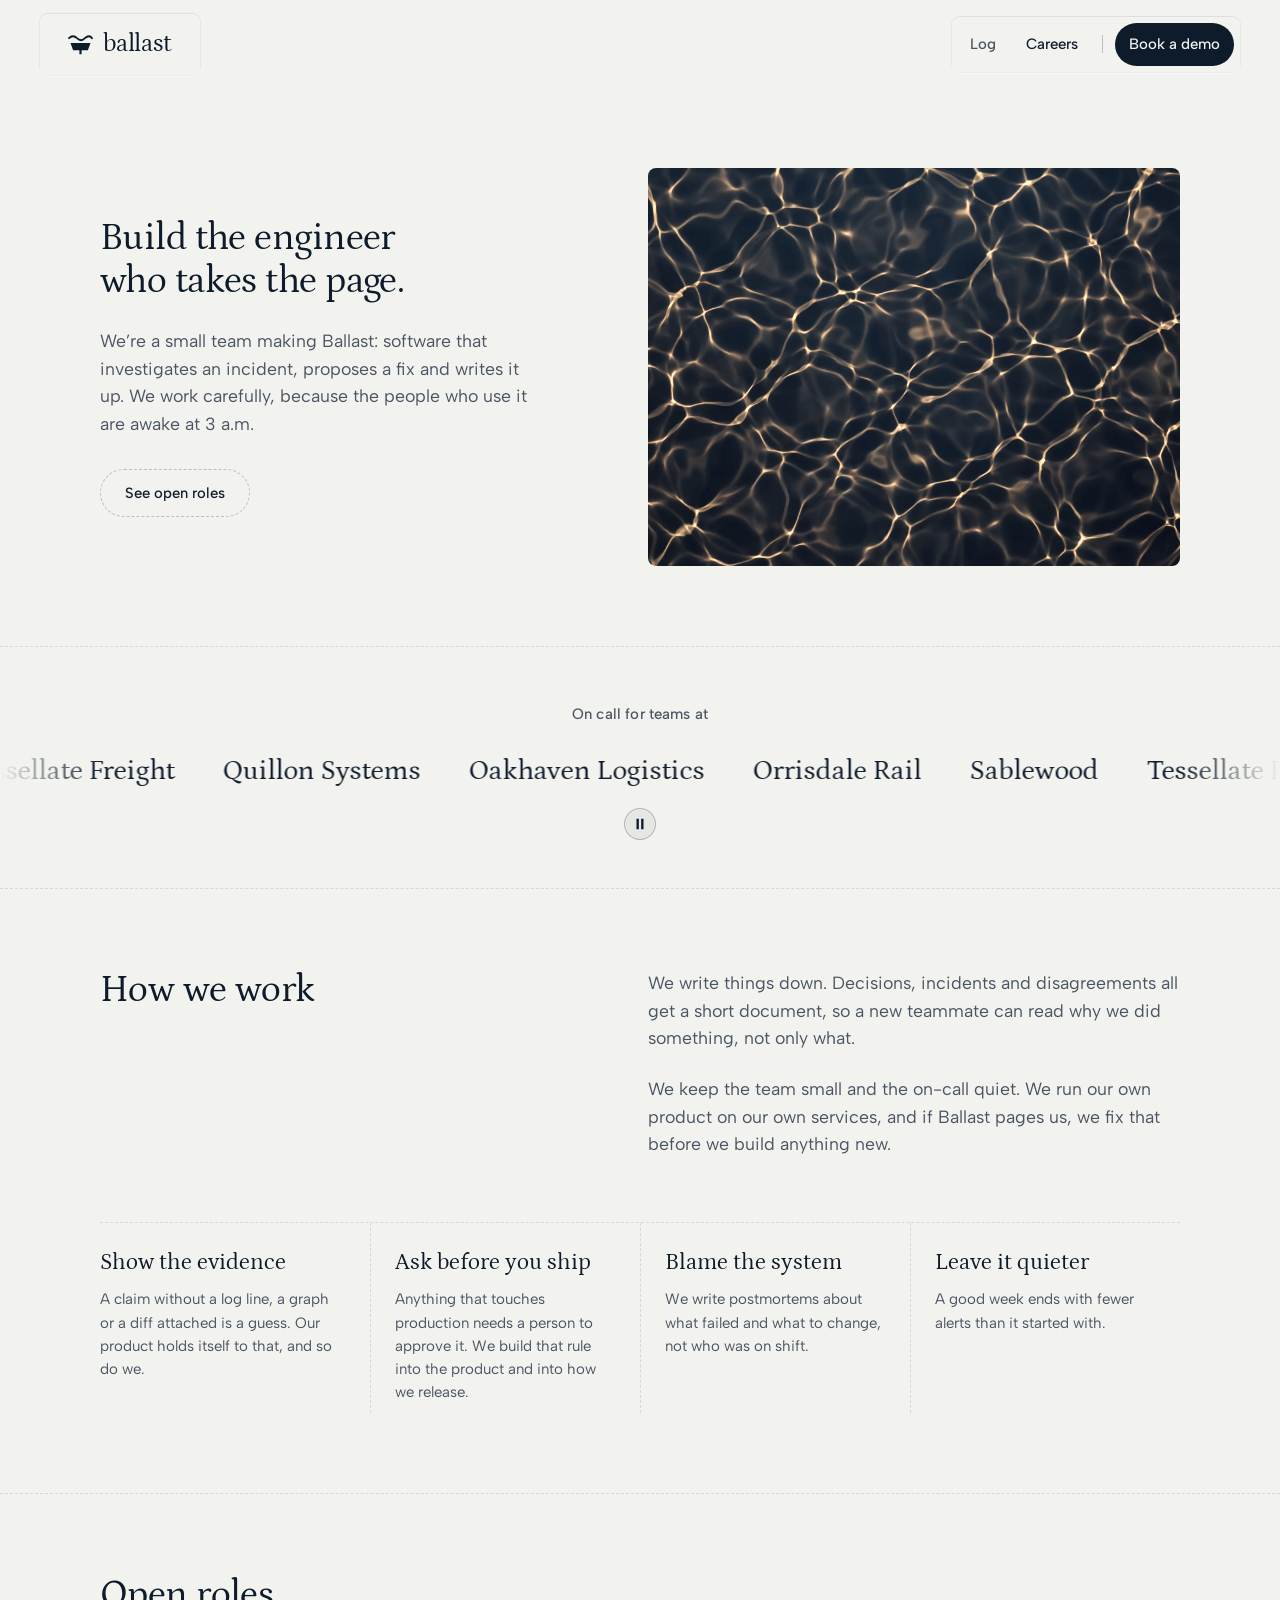
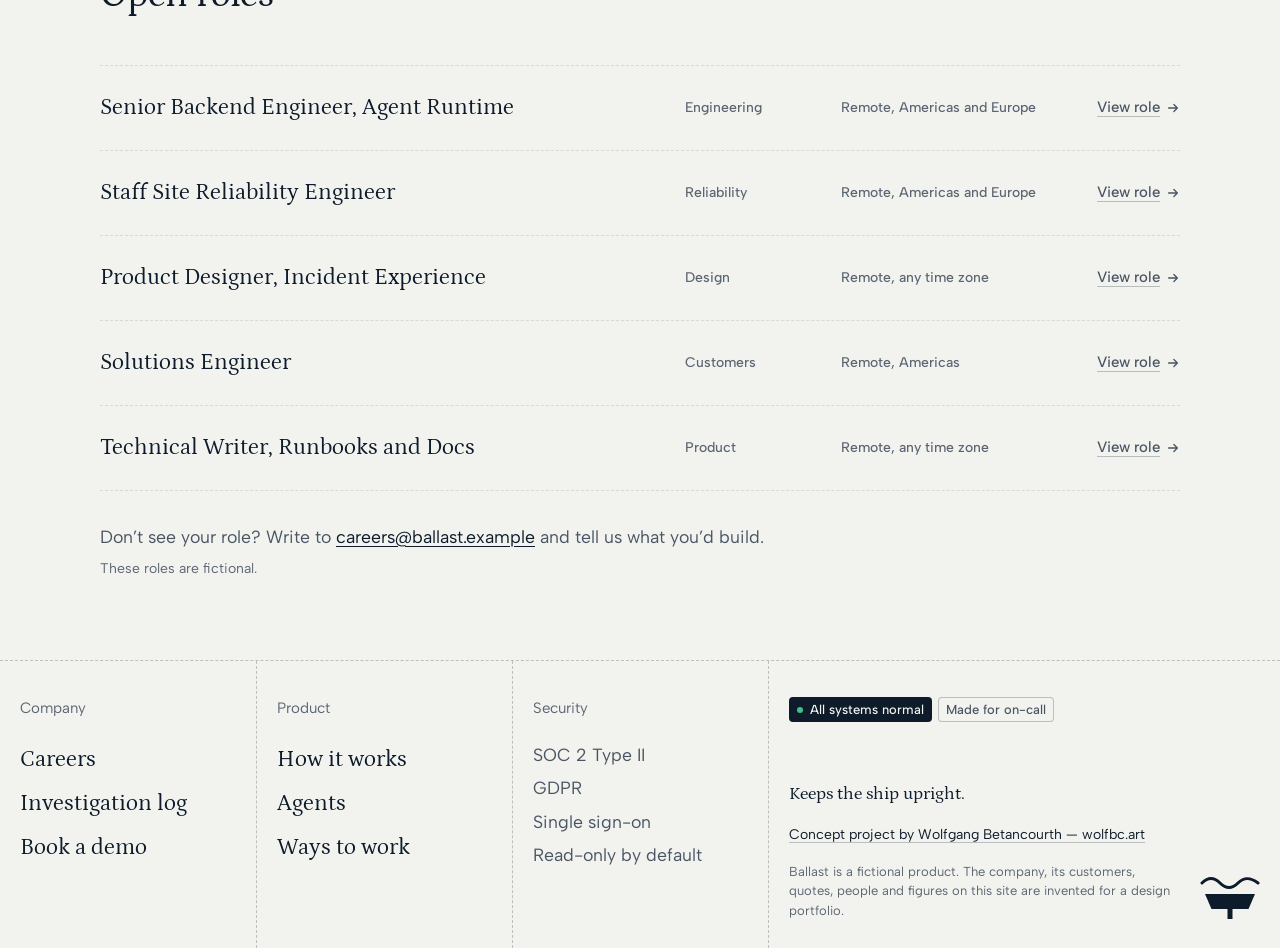
<file: careers/index.html>
<!doctype html>
<html lang="en">
<head>
  <meta charset="utf-8">
  <meta name="viewport" content="width=device-width, initial-scale=1">
  <title>Careers at Ballast — build the engineer who takes the page</title>
  <meta name="description" content="Five open roles on the team building an autonomous on-call engineer. Remote-first, small team, careful work.">
  <meta property="og:type" content="website">
  <meta property="og:title" content="Careers at Ballast — build the engineer who takes the page">
  <meta property="og:description" content="Five open roles on the team building an autonomous on-call engineer. Remote-first, small team, careful work.">
  <meta property="og:image" content="https://ballast.wolfbc.art/assets/og.jpg">
  <meta property="og:image:width" content="1200">
  <meta property="og:image:height" content="630">
  <meta property="og:url" content="https://ballast.wolfbc.art/careers/">
  <meta name="twitter:card" content="summary_large_image">
  <meta name="theme-color" content="#f2f3ef">
  <link rel="canonical" href="https://ballast.wolfbc.art/careers/">
  <link rel="icon" href="../favicon.svg" type="image/svg+xml">
  <link rel="preconnect" href="https://fonts.googleapis.com">
  <link rel="preconnect" href="https://fonts.gstatic.com" crossorigin>
  <link rel="stylesheet" href="https://fonts.googleapis.com/css2?family=Albert+Sans:wght@400;500;600&amp;family=IBM+Plex+Mono:wght@400;500&amp;family=Petrona:ital,wght@0,400;1,400&amp;display=swap">
  <link rel="stylesheet" href="../css/site.css">
  <script src="../js/site.js" defer></script>
</head>
<body data-base="../">
<a class="skip" href="#main">Skip to content</a>
<header class="site-header"><div class="site-header__in">
  <a class="brand pill" href="../" aria-label="Ballast, home"><svg class="brand__mark" viewBox="0 0 25 22" fill="none" aria-hidden="true" focusable="false"><path d="M1 5.2c2.6-2.6 5.4-2.6 8 0s5.4 2.6 8 0 5.4-2.6 7 0" stroke="currentColor" stroke-width="1.8" stroke-linecap="round"/><path d="M2.5 10h20l-2.6 7.2H5.1z" fill="currentColor"/><path d="M11.4 17h2.2v4.2h-2.2z" fill="currentColor"/></svg><span class="brand__word" aria-hidden="true">ballast</span></a>
  <div class="nav-pill pill"><nav class="nav" aria-label="Main">
    <a href="../log/">Log</a>
    <a href="../careers/" aria-current="page">Careers</a>
    <span class="nav__sep" aria-hidden="true"></span>
    <a class="btn" href="../demo/">Book a demo</a>
  </nav></div>
  <button class="menu-btn pill" type="button" aria-expanded="false" aria-controls="menu-panel" aria-label="Open menu">
    <span class="i-open"><svg viewBox="0 0 20 20" fill="none" aria-hidden="true"><path d="M3 6h14M3 10h14M3 14h14" stroke="currentColor" stroke-width="1.6" stroke-linecap="round"/></svg></span><span class="i-close"><svg viewBox="0 0 20 20" fill="none" aria-hidden="true"><path d="m5 5 10 10M15 5 5 15" stroke="currentColor" stroke-width="1.6" stroke-linecap="round"/></svg></span>
  </button>
  <nav class="menu-panel pill" id="menu-panel" aria-label="Menu">
    <a href="../log/">Log</a>
    <a href="../careers/" aria-current="page">Careers</a>
    <a class="btn" href="../demo/">Book a demo</a>
  </nav>
</div></header>
<main id="main">
  <div class="wrap c-hero">
    <div>
      <h1 class="h2" data-reveal>Build the engineer who takes the page.</h1>
      <p class="lead">We’re a small team making Ballast: software that investigates an incident, proposes a fix and writes it up. We work carefully, because the people who use it are awake at 3 a.m.</p>
      <a class="btn btn--ghost" href="#roles">See open roles</a>
    </div>
    <div class="c-hero__vis"><img src="../assets/field-caustics.webp" width="2400" height="1340" fetchpriority="high" alt=""></div>
  </div>
  <section class="band" aria-label="Customers">
    <p class="label">On call for teams at</p>
    <div class="marquee"><div class="marquee__in"><span>Tessellate Freight</span><span>Quillon Systems</span><span>Oakhaven Logistics</span><span>Orrisdale Rail</span><span>Sablewood</span><span aria-hidden="true">Tessellate Freight</span><span aria-hidden="true">Quillon Systems</span><span aria-hidden="true">Oakhaven Logistics</span><span aria-hidden="true">Orrisdale Rail</span><span aria-hidden="true">Sablewood</span><span aria-hidden="true">Tessellate Freight</span><span aria-hidden="true">Quillon Systems</span><span aria-hidden="true">Oakhaven Logistics</span><span aria-hidden="true">Orrisdale Rail</span><span aria-hidden="true">Sablewood</span></div></div>
    <button class="arrow js-pause" type="button" aria-pressed="false" aria-label="Pause the moving list"><span class="i-pause"><svg viewBox="0 0 12 12" aria-hidden="true"><path d="M3 1.5h2v9H3zM7 1.5h2v9H7z" fill="currentColor"/></svg></span><span class="i-play"><svg viewBox="0 0 12 12" aria-hidden="true"><path d="M2.5 1.5v9l8-4.5z" fill="currentColor"/></svg></span></button>
  </section>
  <section class="section" aria-labelledby="how-h">
    <div class="wrap">
      <div class="split">
        <h2 class="h2" id="how-h">How we work</h2>
        <div>
          <p class="lead">We write things down. Decisions, incidents and disagreements all get a short document, so a new teammate can read why we did something, not only what.</p>
          <p class="lead">We keep the team small and the on-call quiet. We run our own product on our own services, and if Ballast pages us, we fix that before we build anything new.</p>
        </div>
      </div>
      <div class="values"><div class="value"><h3>Show the evidence</h3><p>A claim without a log line, a graph or a diff attached is a guess. Our product holds itself to that, and so do we.</p></div><div class="value"><h3>Ask before you ship</h3><p>Anything that touches production needs a person to approve it. We build that rule into the product and into how we release.</p></div><div class="value"><h3>Blame the system</h3><p>We write postmortems about what failed and what to change, not who was on shift.</p></div><div class="value"><h3>Leave it quieter</h3><p>A good week ends with fewer alerts than it started with.</p></div></div>
    </div>
  </section>
  <section class="section dash-top" id="roles" aria-labelledby="roles-h">
    <div class="wrap">
      <h2 class="h2" id="roles-h">Open roles</h2>
      <div class="roles"><div class="role"><h3>Senior Backend Engineer, Agent Runtime</h3><span>Engineering</span><span>Remote, Americas and Europe</span><a class="tlink" href="mailto:careers@ballast.example?subject=Senior%20Backend%20Engineer%2C%20Agent%20Runtime">View role <svg viewBox="0 0 16 16" fill="none" aria-hidden="true"><path d="M3 8h10M9 4l4 4-4 4" stroke="currentColor" stroke-width="1.5" stroke-linecap="round" stroke-linejoin="round"/></svg></a></div><div class="role"><h3>Staff Site Reliability Engineer</h3><span>Reliability</span><span>Remote, Americas and Europe</span><a class="tlink" href="mailto:careers@ballast.example?subject=Staff%20Site%20Reliability%20Engineer">View role <svg viewBox="0 0 16 16" fill="none" aria-hidden="true"><path d="M3 8h10M9 4l4 4-4 4" stroke="currentColor" stroke-width="1.5" stroke-linecap="round" stroke-linejoin="round"/></svg></a></div><div class="role"><h3>Product Designer, Incident Experience</h3><span>Design</span><span>Remote, any time zone</span><a class="tlink" href="mailto:careers@ballast.example?subject=Product%20Designer%2C%20Incident%20Experience">View role <svg viewBox="0 0 16 16" fill="none" aria-hidden="true"><path d="M3 8h10M9 4l4 4-4 4" stroke="currentColor" stroke-width="1.5" stroke-linecap="round" stroke-linejoin="round"/></svg></a></div><div class="role"><h3>Solutions Engineer</h3><span>Customers</span><span>Remote, Americas</span><a class="tlink" href="mailto:careers@ballast.example?subject=Solutions%20Engineer">View role <svg viewBox="0 0 16 16" fill="none" aria-hidden="true"><path d="M3 8h10M9 4l4 4-4 4" stroke="currentColor" stroke-width="1.5" stroke-linecap="round" stroke-linejoin="round"/></svg></a></div><div class="role"><h3>Technical Writer, Runbooks and Docs</h3><span>Product</span><span>Remote, any time zone</span><a class="tlink" href="mailto:careers@ballast.example?subject=Technical%20Writer%2C%20Runbooks%20and%20Docs">View role <svg viewBox="0 0 16 16" fill="none" aria-hidden="true"><path d="M3 8h10M9 4l4 4-4 4" stroke="currentColor" stroke-width="1.5" stroke-linecap="round" stroke-linejoin="round"/></svg></a></div></div>
      <p class="roles__note">Don’t see your role? Write to <a href="mailto:careers@ballast.example">careers@ballast.example</a> and tell us what you’d build.</p>
      <p class="roles__fic">These roles are fictional.</p>
    </div>
  </section>
</main>
<footer class="site-footer">
  <div class="fcol">
    <p class="fcol__t" id="f-company">Company</p>
    <ul aria-labelledby="f-company">
      <li><a href="../careers/">Careers</a></li>
      <li><a href="../log/">Investigation log</a></li>
      <li><a href="../demo/">Book a demo</a></li>
    </ul>
  </div>
  <div class="fcol">
    <p class="fcol__t" id="f-product">Product</p>
    <ul aria-labelledby="f-product">
      <li><a href="../#how-it-works">How it works</a></li>
      <li><a href="../#agents">Agents</a></li>
      <li><a href="../#ways-to-work">Ways to work</a></li>
    </ul>
  </div>
  <div class="fcol fcol--plain">
    <p class="fcol__t" id="f-security">Security</p>
    <ul aria-labelledby="f-security">
      <li>SOC 2 Type II</li>
      <li>GDPR</li>
      <li>Single sign-on</li>
      <li>Read-only by default</li>
    </ul>
  </div>
  <div class="fcol fcol--wide">
    <div class="badges">
      <span class="badge badge--fill"><i aria-hidden="true"></i>All systems normal</span>
      <span class="badge badge--text">Made for on-call</span>
    </div>
    <div class="fbottom">
      <div>
        <p class="tag">Keeps the ship upright.</p>
        <p><a href="https://wolfbc.art">Concept project by Wolfgang Betancourth — wolfbc.art</a></p>
        <p class="legal">Ballast is a fictional product. The company, its customers, quotes, people and figures on this site are invented for a design portfolio.</p>
      </div>
      <svg class="fmark" viewBox="0 0 60 48" fill="none" aria-hidden="true" focusable="false"><path d="M2 11c6-6 12-6 18 0s12 6 18 0 12-6 20 0" stroke="currentColor" stroke-width="3" stroke-linecap="round"/><path d="M5 22h50l-6.5 15h-37z" fill="currentColor"/><path d="M27.5 37h5v10h-5z" fill="currentColor"/></svg>
    </div>
  </div>
</footer>
</body>
</html>
</file>
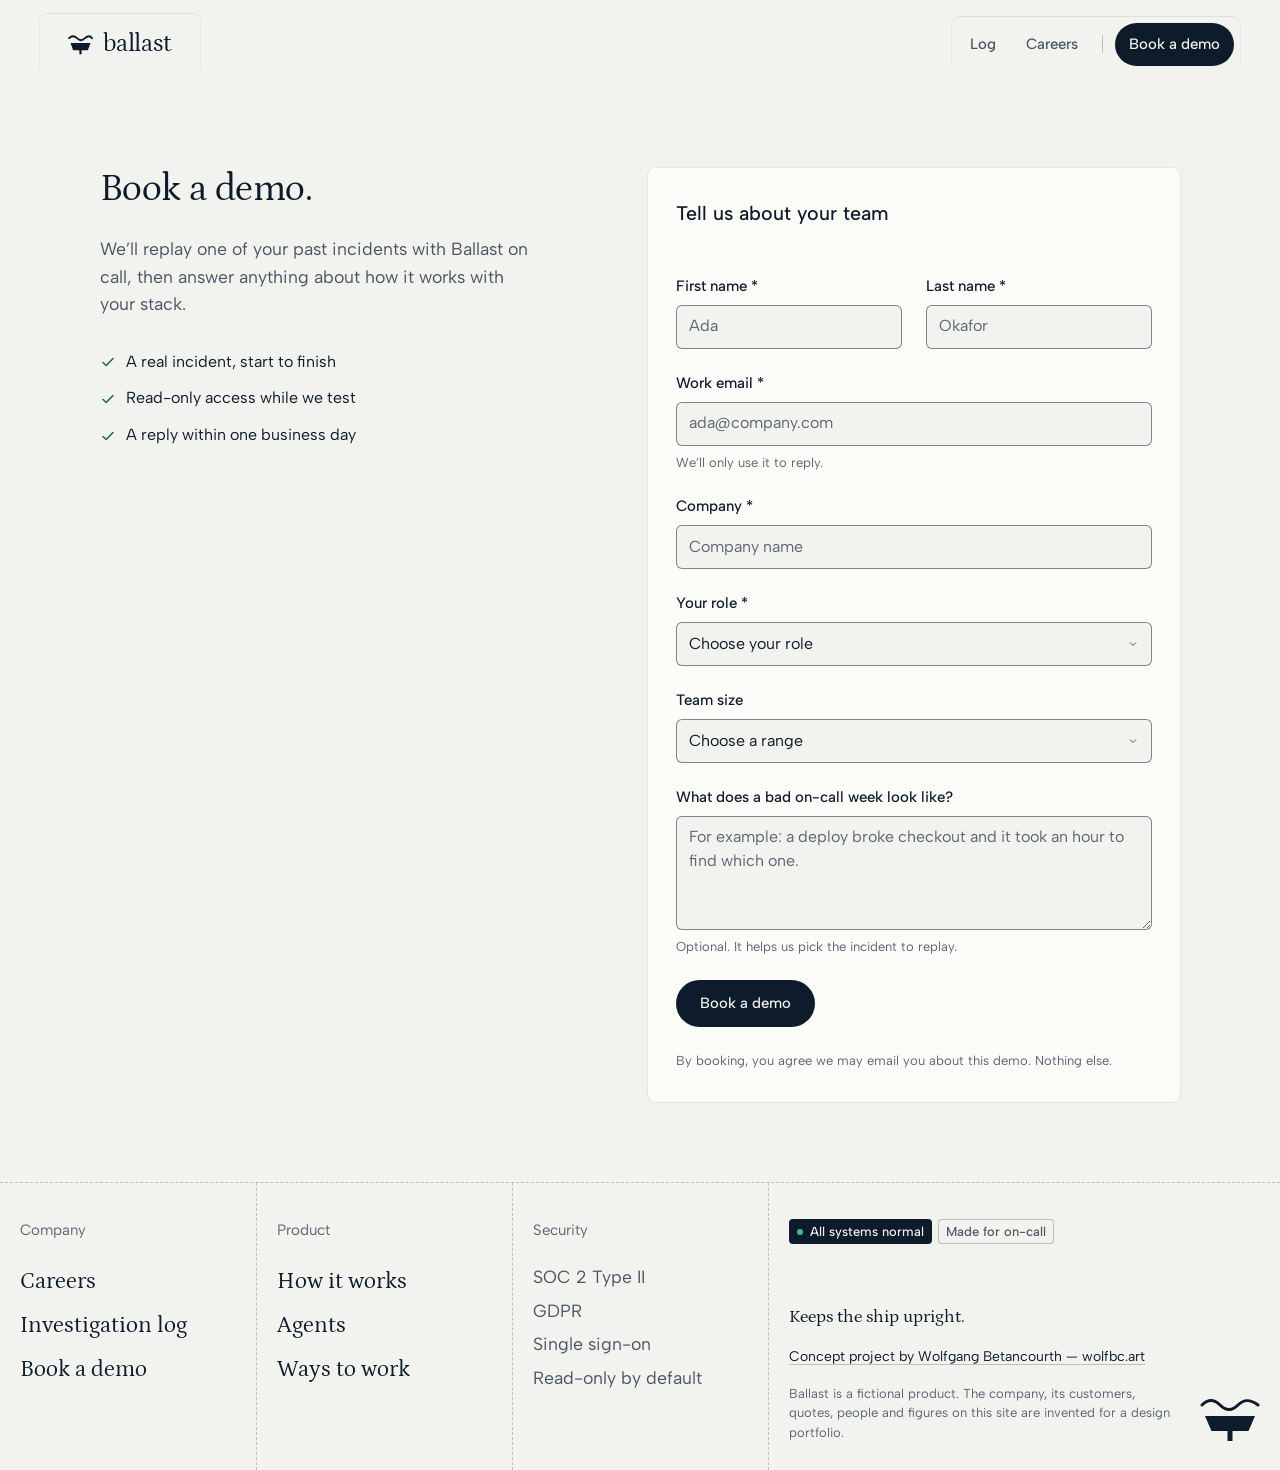
<file: demo/index.html>
<!doctype html>
<html lang="en">
<head>
  <meta charset="utf-8">
  <meta name="viewport" content="width=device-width, initial-scale=1">
  <title>Book a demo — Ballast</title>
  <meta name="description" content="See Ballast replay one of your past incidents, from first alert to postmortem. Tell us about your team and we’ll reply within one business day.">
  <meta property="og:type" content="website">
  <meta property="og:title" content="Book a demo — Ballast">
  <meta property="og:description" content="See Ballast replay one of your past incidents, from first alert to postmortem. Tell us about your team and we’ll reply within one business day.">
  <meta property="og:image" content="https://ballast.wolfbc.art/assets/og.jpg">
  <meta property="og:image:width" content="1200">
  <meta property="og:image:height" content="630">
  <meta property="og:url" content="https://ballast.wolfbc.art/demo/">
  <meta name="twitter:card" content="summary_large_image">
  <meta name="theme-color" content="#f2f3ef">
  <link rel="canonical" href="https://ballast.wolfbc.art/demo/">
  <link rel="icon" href="../favicon.svg" type="image/svg+xml">
  <link rel="preconnect" href="https://fonts.googleapis.com">
  <link rel="preconnect" href="https://fonts.gstatic.com" crossorigin>
  <link rel="stylesheet" href="https://fonts.googleapis.com/css2?family=Albert+Sans:wght@400;500;600&amp;family=IBM+Plex+Mono:wght@400;500&amp;family=Petrona:ital,wght@0,400;1,400&amp;display=swap">
  <link rel="stylesheet" href="../css/site.css">
  <script src="../js/site.js" defer></script>
</head>
<body data-base="../">
<a class="skip" href="#main">Skip to content</a>
<header class="site-header"><div class="site-header__in">
  <a class="brand pill" href="../" aria-label="Ballast, home"><svg class="brand__mark" viewBox="0 0 25 22" fill="none" aria-hidden="true" focusable="false"><path d="M1 5.2c2.6-2.6 5.4-2.6 8 0s5.4 2.6 8 0 5.4-2.6 7 0" stroke="currentColor" stroke-width="1.8" stroke-linecap="round"/><path d="M2.5 10h20l-2.6 7.2H5.1z" fill="currentColor"/><path d="M11.4 17h2.2v4.2h-2.2z" fill="currentColor"/></svg><span class="brand__word" aria-hidden="true">ballast</span></a>
  <div class="nav-pill pill"><nav class="nav" aria-label="Main">
    <a href="../log/">Log</a>
    <a href="../careers/">Careers</a>
    <span class="nav__sep" aria-hidden="true"></span>
    <a class="btn" href="../demo/" aria-current="page">Book a demo</a>
  </nav></div>
  <button class="menu-btn pill" type="button" aria-expanded="false" aria-controls="menu-panel" aria-label="Open menu">
    <span class="i-open"><svg viewBox="0 0 20 20" fill="none" aria-hidden="true"><path d="M3 6h14M3 10h14M3 14h14" stroke="currentColor" stroke-width="1.6" stroke-linecap="round"/></svg></span><span class="i-close"><svg viewBox="0 0 20 20" fill="none" aria-hidden="true"><path d="m5 5 10 10M15 5 5 15" stroke="currentColor" stroke-width="1.6" stroke-linecap="round"/></svg></span>
  </button>
  <nav class="menu-panel pill" id="menu-panel" aria-label="Menu">
    <a href="../log/">Log</a>
    <a href="../careers/">Careers</a>
    <a class="btn" href="../demo/">Book a demo</a>
  </nav>
</div></header>
<main id="main">
  <div class="wrap demo">
    <div>
      <h1 class="h2" data-reveal>Book a demo.</h1>
      <p class="lead">We’ll replay one of your past incidents with Ballast on call, then answer anything about how it works with your stack.</p>
      <ul class="benefits">
        <li><svg viewBox="0 0 16 16" fill="none" aria-hidden="true"><path d="m3 8.5 3.2 3L13 4.5" stroke="currentColor" stroke-width="1.6" stroke-linecap="round" stroke-linejoin="round"/></svg>A real incident, start to finish</li>
        <li><svg viewBox="0 0 16 16" fill="none" aria-hidden="true"><path d="m3 8.5 3.2 3L13 4.5" stroke="currentColor" stroke-width="1.6" stroke-linecap="round" stroke-linejoin="round"/></svg>Read-only access while we test</li>
        <li><svg viewBox="0 0 16 16" fill="none" aria-hidden="true"><path d="m3 8.5 3.2 3L13 4.5" stroke="currentColor" stroke-width="1.6" stroke-linecap="round" stroke-linejoin="round"/></svg>A reply within one business day</li>
      </ul>
    </div>
    <div class="formcard">
      <form class="form" id="demo-form" novalidate aria-labelledby="form-t">
        <p class="formcard__t" id="form-t">Tell us about your team</p>
        <div class="form__two">
          <div class="field"><label for="f-first">First name<span aria-hidden="true"> *</span></label><input class="input" id="f-first" name="first" autocomplete="given-name" placeholder="Ada" required><p class="err" id="err-first"></p></div>
          <div class="field"><label for="f-last">Last name<span aria-hidden="true"> *</span></label><input class="input" id="f-last" name="last" autocomplete="family-name" placeholder="Okafor" required><p class="err" id="err-last"></p></div>
        </div>
        <div class="field"><label for="f-email">Work email<span aria-hidden="true"> *</span></label><input class="input" id="f-email" name="email" type="email" autocomplete="email" spellcheck="false" autocapitalize="off" placeholder="ada@company.com" required aria-describedby="h-email" data-help="h-email"><p class="help" id="h-email">We’ll only use it to reply.</p><p class="err" id="err-email"></p></div>
        <div class="field"><label for="f-company">Company<span aria-hidden="true"> *</span></label><input class="input" id="f-company" name="company" autocomplete="organization" placeholder="Company name" required><p class="err" id="err-company"></p></div>
        <div class="field"><label for="f-role">Your role<span aria-hidden="true"> *</span></label><select class="input" id="f-role" name="role" required><option value="">Choose your role</option><option>Platform lead</option><option>SRE or on-call engineer</option><option>Engineering manager</option><option>VP or Head of Engineering</option><option>Other</option></select><p class="err" id="err-role"></p></div>
        <div class="field"><label for="f-size">Team size</label><select class="input" id="f-size" name="size"><option value="">Choose a range</option><option>1–10 engineers</option><option>11–50 engineers</option><option>51–200 engineers</option><option>200+ engineers</option></select></div>
        <div class="field"><label for="f-week">What does a bad on-call week look like?</label><textarea class="input" id="f-week" name="week" rows="4" placeholder="For example: a deploy broke checkout and it took an hour to find which one." aria-describedby="h-week"></textarea><p class="help" id="h-week">Optional. It helps us pick the incident to replay.</p></div>
        <p class="form__sum" role="status" aria-live="polite"></p>
        <div class="banner" role="alert" hidden><span>We couldn’t send your request. Check your connection and try again. Your answers are still here.</span><button class="btn" type="button">Try again</button></div>
        <div><button class="btn form__submit" type="submit">Book a demo</button></div>
        <p class="form__note">By booking, you agree we may email you about this demo. Nothing else.</p>
      </form>
      <div class="success" id="demo-success" hidden>
        <h2 class="h2s" tabindex="-1">Demo requested.</h2>
        <p>Thanks — we’ll reply within one business day.</p>
        <a class="tlink" href="../log/">Read the investigation log <svg viewBox="0 0 16 16" fill="none" aria-hidden="true"><path d="M3 8h10M9 4l4 4-4 4" stroke="currentColor" stroke-width="1.5" stroke-linecap="round" stroke-linejoin="round"/></svg></a>
      </div>
    </div>
  </div>
</main>
<footer class="site-footer">
  <div class="fcol">
    <p class="fcol__t" id="f-company">Company</p>
    <ul aria-labelledby="f-company">
      <li><a href="../careers/">Careers</a></li>
      <li><a href="../log/">Investigation log</a></li>
      <li><a href="../demo/">Book a demo</a></li>
    </ul>
  </div>
  <div class="fcol">
    <p class="fcol__t" id="f-product">Product</p>
    <ul aria-labelledby="f-product">
      <li><a href="../#how-it-works">How it works</a></li>
      <li><a href="../#agents">Agents</a></li>
      <li><a href="../#ways-to-work">Ways to work</a></li>
    </ul>
  </div>
  <div class="fcol fcol--plain">
    <p class="fcol__t" id="f-security">Security</p>
    <ul aria-labelledby="f-security">
      <li>SOC 2 Type II</li>
      <li>GDPR</li>
      <li>Single sign-on</li>
      <li>Read-only by default</li>
    </ul>
  </div>
  <div class="fcol fcol--wide">
    <div class="badges">
      <span class="badge badge--fill"><i aria-hidden="true"></i>All systems normal</span>
      <span class="badge badge--text">Made for on-call</span>
    </div>
    <div class="fbottom">
      <div>
        <p class="tag">Keeps the ship upright.</p>
        <p><a href="https://wolfbc.art">Concept project by Wolfgang Betancourth — wolfbc.art</a></p>
        <p class="legal">Ballast is a fictional product. The company, its customers, quotes, people and figures on this site are invented for a design portfolio.</p>
      </div>
      <svg class="fmark" viewBox="0 0 60 48" fill="none" aria-hidden="true" focusable="false"><path d="M2 11c6-6 12-6 18 0s12 6 18 0 12-6 20 0" stroke="currentColor" stroke-width="3" stroke-linecap="round"/><path d="M5 22h50l-6.5 15h-37z" fill="currentColor"/><path d="M27.5 37h5v10h-5z" fill="currentColor"/></svg>
    </div>
  </div>
</footer>
</body>
</html>
</file>
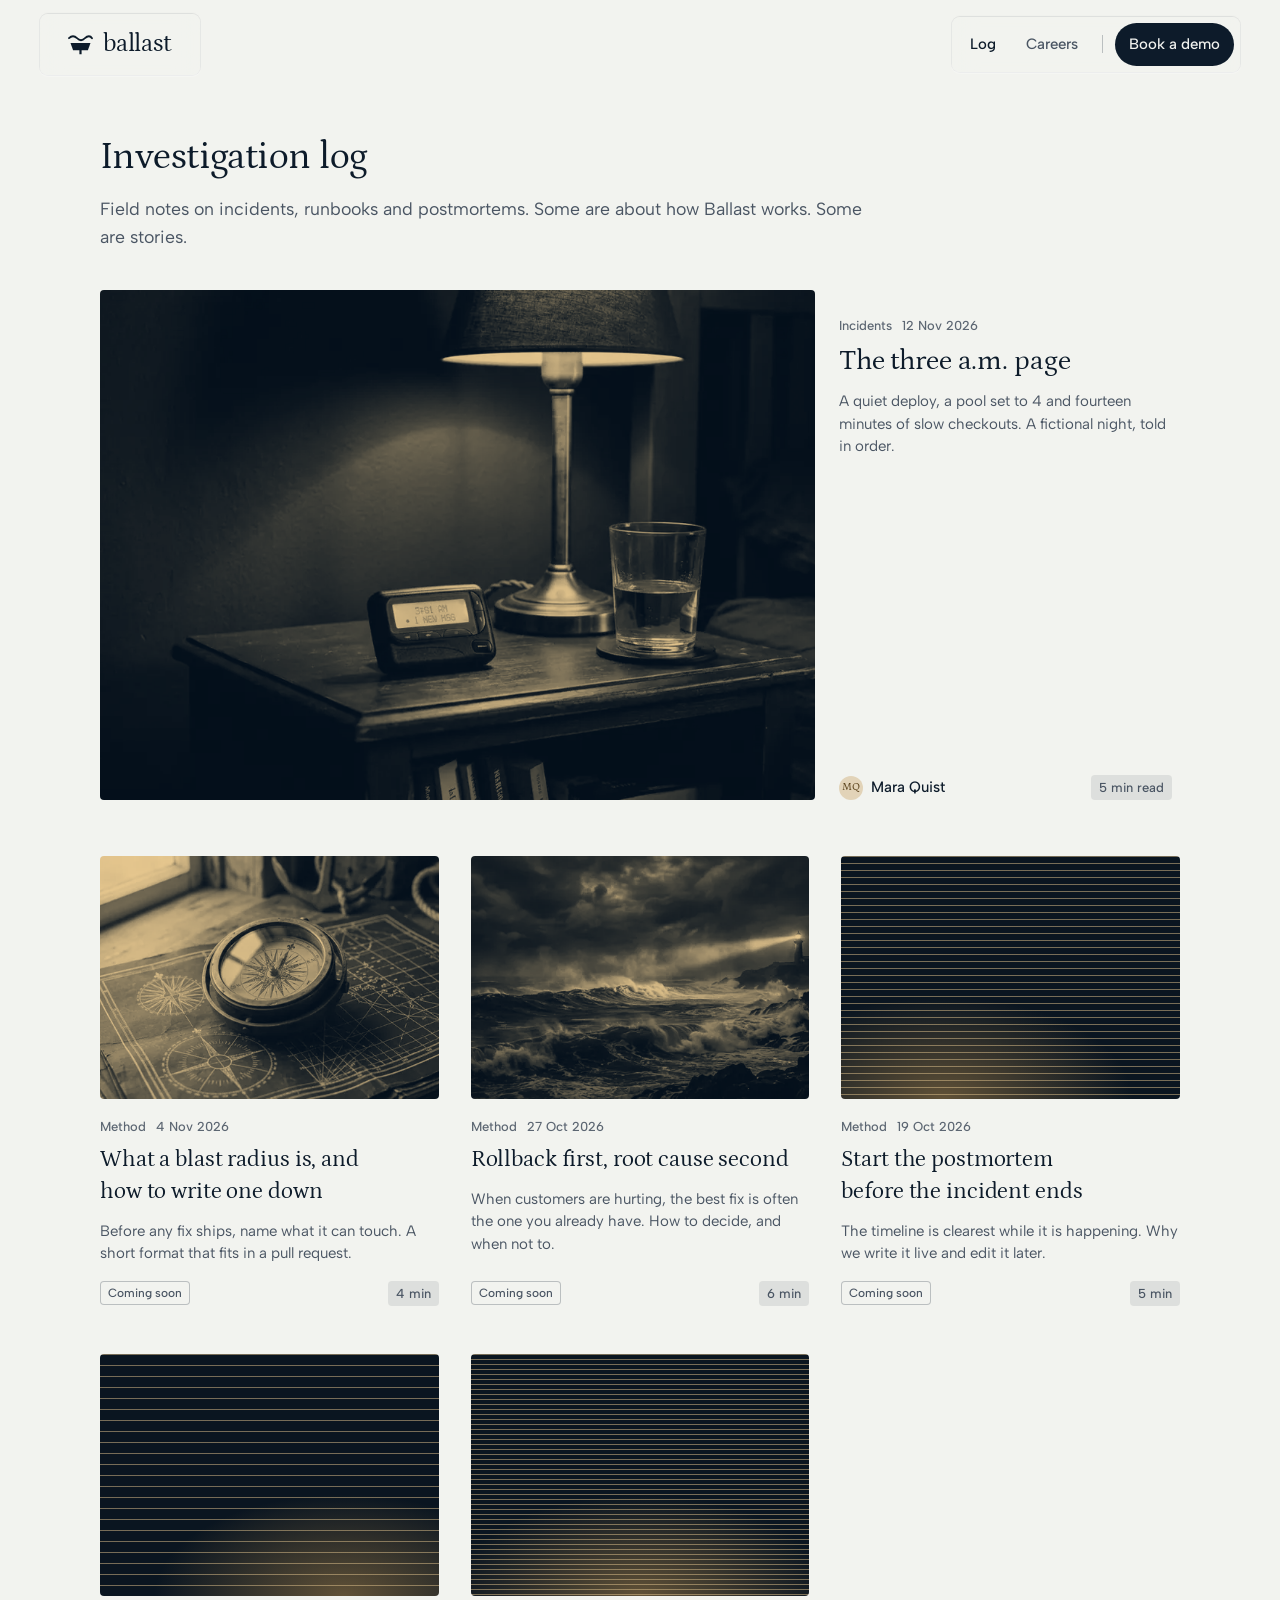
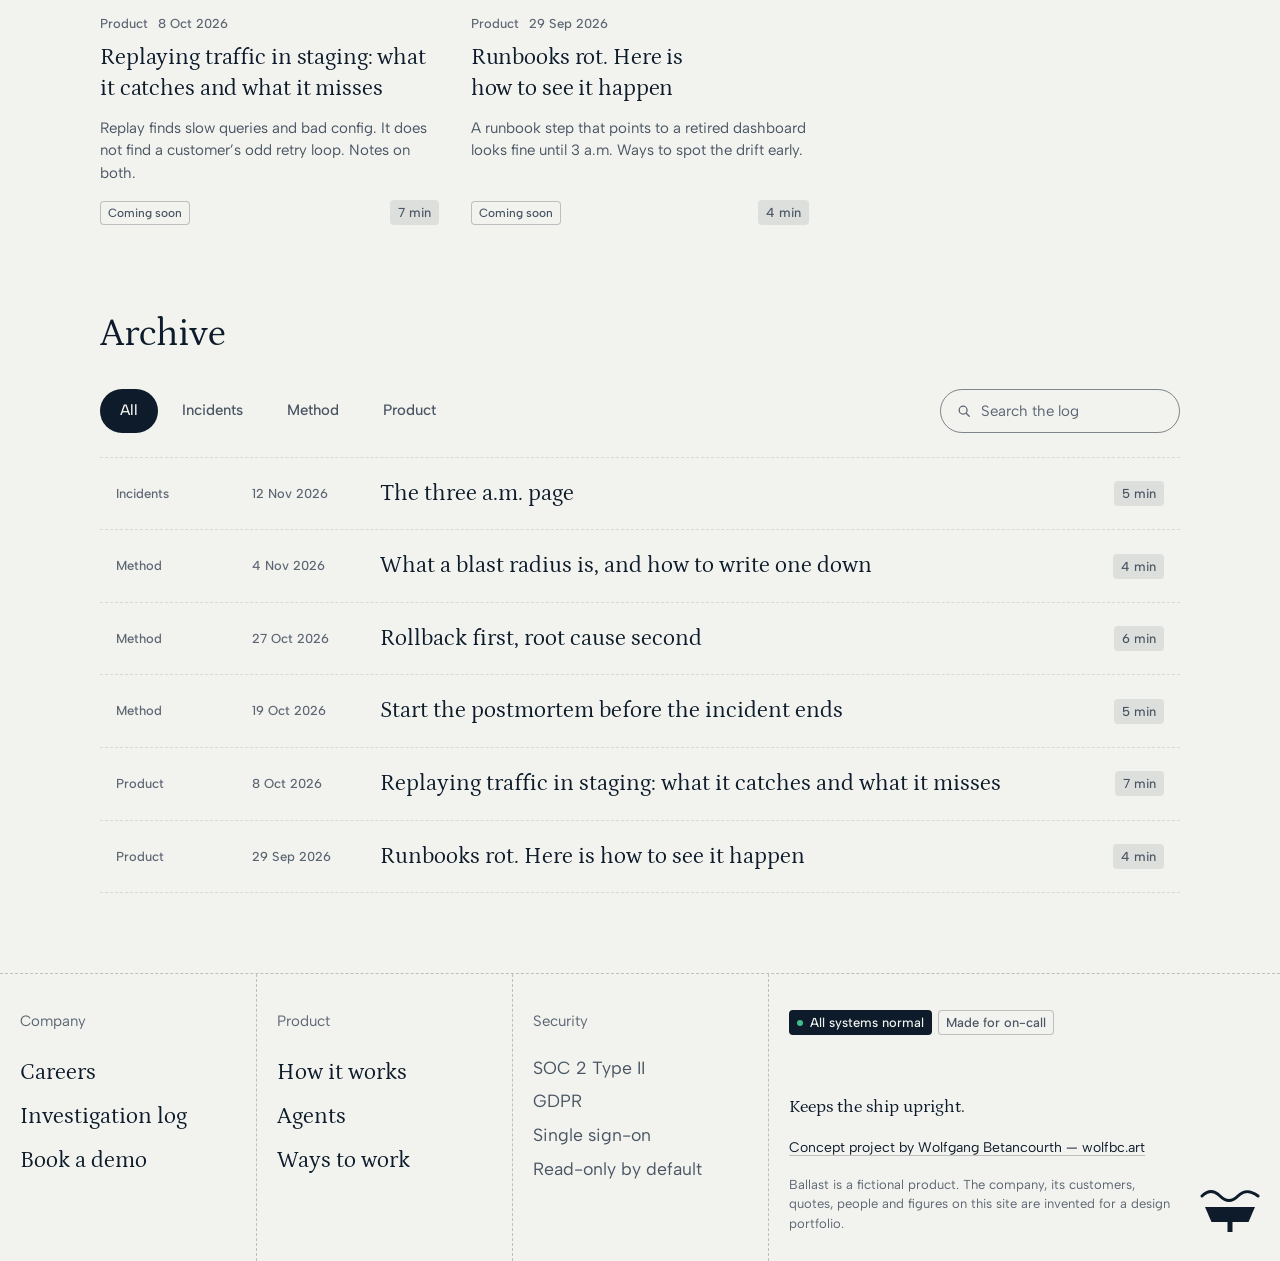
<file: log/index.html>
<!doctype html>
<html lang="en">
<head>
  <meta charset="utf-8">
  <meta name="viewport" content="width=device-width, initial-scale=1">
  <title>Investigation log — Ballast</title>
  <meta name="description" content="Notes on incidents, rollbacks, blast radius and postmortems from the team building Ballast.">
  <meta property="og:type" content="website">
  <meta property="og:title" content="Investigation log — Ballast">
  <meta property="og:description" content="Notes on incidents, rollbacks, blast radius and postmortems from the team building Ballast.">
  <meta property="og:image" content="https://ballast.wolfbc.art/assets/og.jpg">
  <meta property="og:image:width" content="1200">
  <meta property="og:image:height" content="630">
  <meta property="og:url" content="https://ballast.wolfbc.art/log/">
  <meta name="twitter:card" content="summary_large_image">
  <meta name="theme-color" content="#f2f3ef">
  <link rel="canonical" href="https://ballast.wolfbc.art/log/">
  <link rel="icon" href="../favicon.svg" type="image/svg+xml">
  <link rel="preconnect" href="https://fonts.googleapis.com">
  <link rel="preconnect" href="https://fonts.gstatic.com" crossorigin>
  <link rel="stylesheet" href="https://fonts.googleapis.com/css2?family=Albert+Sans:wght@400;500;600&amp;family=IBM+Plex+Mono:wght@400;500&amp;family=Petrona:ital,wght@0,400;1,400&amp;display=swap">
  <link rel="stylesheet" href="../css/site.css">
  <script src="../js/site.js" defer></script>
</head>
<body data-base="../">
<svg class="sr-only" aria-hidden="true" focusable="false"><filter id="duo" color-interpolation-filters="sRGB"><feColorMatrix type="matrix" values=".180 .606 .061 0 .039  .146 .491 .050 0 .082  .092 .309 .031 0 .125  0 0 0 1 0"/></filter></svg>
<a class="skip" href="#main">Skip to content</a>
<header class="site-header"><div class="site-header__in">
  <a class="brand pill" href="../" aria-label="Ballast, home"><svg class="brand__mark" viewBox="0 0 25 22" fill="none" aria-hidden="true" focusable="false"><path d="M1 5.2c2.6-2.6 5.4-2.6 8 0s5.4 2.6 8 0 5.4-2.6 7 0" stroke="currentColor" stroke-width="1.8" stroke-linecap="round"/><path d="M2.5 10h20l-2.6 7.2H5.1z" fill="currentColor"/><path d="M11.4 17h2.2v4.2h-2.2z" fill="currentColor"/></svg><span class="brand__word" aria-hidden="true">ballast</span></a>
  <div class="nav-pill pill"><nav class="nav" aria-label="Main">
    <a href="../log/" aria-current="page">Log</a>
    <a href="../careers/">Careers</a>
    <span class="nav__sep" aria-hidden="true"></span>
    <a class="btn" href="../demo/">Book a demo</a>
  </nav></div>
  <button class="menu-btn pill" type="button" aria-expanded="false" aria-controls="menu-panel" aria-label="Open menu">
    <span class="i-open"><svg viewBox="0 0 20 20" fill="none" aria-hidden="true"><path d="M3 6h14M3 10h14M3 14h14" stroke="currentColor" stroke-width="1.6" stroke-linecap="round"/></svg></span><span class="i-close"><svg viewBox="0 0 20 20" fill="none" aria-hidden="true"><path d="m5 5 10 10M15 5 5 15" stroke="currentColor" stroke-width="1.6" stroke-linecap="round"/></svg></span>
  </button>
  <nav class="menu-panel pill" id="menu-panel" aria-label="Menu">
    <a href="../log/" aria-current="page">Log</a>
    <a href="../careers/">Careers</a>
    <a class="btn" href="../demo/">Book a demo</a>
  </nav>
</div></header>
<main id="main">
  <div class="wrap page-head">
    <header class="ph">
      <h1 class="h2" data-reveal>Investigation log</h1>
      <p class="lead">Field notes on incidents, runbooks and postmortems. Some are about how Ballast works. Some are stories.</p>
    </header>
    <a class="featured" href="../log/the-three-am-page/">
      <img src="../assets/log/l-01.webp" srcset="../assets/log/l-01-600.webp 600w, ../assets/log/l-01.webp 1200w" sizes="(max-width: 1023px) 100vw, 715px" width="1200" height="670" fetchpriority="high" alt="A pager glowing on a bedside table at night, beside a brass lamp and a glass of water.">
      <div class="featured__txt">
        <p class="pcard__meta"><span>Incidents</span><span>12 Nov 2026</span></p>
        <h2 class="pcard__t">The three a.m. page</h2>
        <p class="pcard__dek">A quiet deploy, a pool set to 4 and fourteen minutes of slow checkouts. A fictional night, told in order.</p>
        <div class="pcard__foot"><span class="author"><i aria-hidden="true">MQ</i>Mara Quist</span><span class="rchip">5 min read</span></div>
      </div>
    </a>
    <div class="cards3 log-grid"><article class="pcard"><img class="pcard__img" src="../assets/log/l-02.webp" srcset="../assets/log/l-02-600.webp 600w, ../assets/log/l-02.webp 1200w" sizes="(max-width: 639px) 100vw, (max-width: 1023px) 50vw, 349px" width="1200" height="670" loading="lazy" alt="A brass compass resting on a navy nautical chart, with coiled rope and an anchor on the wooden table behind it.">
        <p class="pcard__meta"><span>Method</span><span>4 Nov 2026</span></p>
        <h2 class="pcard__t">What a blast radius is, and how to write one down</h2>
        <p class="pcard__dek">Before any fix ships, name what it can touch. A short format that fits in a pull request.</p>
        <div class="pcard__foot"><span class="soon">Coming soon</span><span class="rchip">4 min</span></div></article><article class="pcard"><img class="pcard__img" src="../assets/log/l-03.webp" srcset="../assets/log/l-03-600.webp 600w, ../assets/log/l-03.webp 1200w" sizes="(max-width: 639px) 100vw, (max-width: 1023px) 50vw, 349px" width="1200" height="670" loading="lazy" alt="A lighthouse sweeping its beam over a stormy sea at night, waves breaking on dark rocks.">
        <p class="pcard__meta"><span>Method</span><span>27 Oct 2026</span></p>
        <h2 class="pcard__t">Rollback first, root cause second</h2>
        <p class="pcard__dek">When customers are hurting, the best fix is often the one you already have. How to decide, and when not to.</p>
        <div class="pcard__foot"><span class="soon">Coming soon</span><span class="rchip">6 min</span></div></article><article class="pcard"><div class="pcard__img cover cover--a" aria-hidden="true"></div>
        <p class="pcard__meta"><span>Method</span><span>19 Oct 2026</span></p>
        <h2 class="pcard__t">Start the postmortem before the incident ends</h2>
        <p class="pcard__dek">The timeline is clearest while it is happening. Why we write it live and edit it later.</p>
        <div class="pcard__foot"><span class="soon">Coming soon</span><span class="rchip">5 min</span></div></article><article class="pcard"><div class="pcard__img cover cover--b" aria-hidden="true"></div>
        <p class="pcard__meta"><span>Product</span><span>8 Oct 2026</span></p>
        <h2 class="pcard__t">Replaying traffic in staging: what it catches and what it misses</h2>
        <p class="pcard__dek">Replay finds slow queries and bad config. It does not find a customer’s odd retry loop. Notes on both.</p>
        <div class="pcard__foot"><span class="soon">Coming soon</span><span class="rchip">7 min</span></div></article><article class="pcard"><div class="pcard__img cover cover--c" aria-hidden="true"></div>
        <p class="pcard__meta"><span>Product</span><span>29 Sep 2026</span></p>
        <h2 class="pcard__t">Runbooks rot. Here is how to see it happen</h2>
        <p class="pcard__dek">A runbook step that points to a retired dashboard looks fine until 3 a.m. Ways to spot the drift early.</p>
        <div class="pcard__foot"><span class="soon">Coming soon</span><span class="rchip">4 min</span></div></article></div>
  </div>
  <section class="section" aria-labelledby="arch-h" data-archive>
    <div class="wrap">
      <h2 class="h2" id="arch-h">Archive</h2>
      <div class="archive__bar">
        <div class="filters" role="group" aria-label="Filter by topic">
          <button class="filter" type="button" data-cat="All" aria-pressed="true">All</button>
          <button class="filter" type="button" data-cat="Incidents" aria-pressed="false">Incidents</button>
          <button class="filter" type="button" data-cat="Method" aria-pressed="false">Method</button>
          <button class="filter" type="button" data-cat="Product" aria-pressed="false">Product</button>
        </div>
        <label class="search"><svg viewBox="0 0 16 16" fill="none" aria-hidden="true"><circle cx="7" cy="7" r="4.5" stroke="currentColor" stroke-width="1.5"/><path d="m10.5 10.5 3.5 3.5" stroke="currentColor" stroke-width="1.5" stroke-linecap="round"/></svg><span class="sr-only">Search the log</span><input type="search" placeholder="Search the log" autocomplete="off"></label>
      </div>
      <div class="rows"><a class="row" href="../log/the-three-am-page/" data-cat="Incidents" data-title="The three a.m. page"><span class="row__c">Incidents</span><span class="row__d">12 Nov 2026</span><span class="row__t">The three a.m. page</span><span class="rchip">5 min</span></a><div class="row" data-cat="Method" data-title="What a blast radius is, and how to write one down"><span class="row__c">Method</span><span class="row__d">4 Nov 2026</span><span class="row__t">What a blast radius is, and how to write one down</span><span class="rchip">4 min</span></div><div class="row" data-cat="Method" data-title="Rollback first, root cause second"><span class="row__c">Method</span><span class="row__d">27 Oct 2026</span><span class="row__t">Rollback first, root cause second</span><span class="rchip">6 min</span></div><div class="row" data-cat="Method" data-title="Start the postmortem before the incident ends"><span class="row__c">Method</span><span class="row__d">19 Oct 2026</span><span class="row__t">Start the postmortem before the incident ends</span><span class="rchip">5 min</span></div><div class="row" data-cat="Product" data-title="Replaying traffic in staging: what it catches and what it misses"><span class="row__c">Product</span><span class="row__d">8 Oct 2026</span><span class="row__t">Replaying traffic in staging: what it catches and what it misses</span><span class="rchip">7 min</span></div><div class="row" data-cat="Product" data-title="Runbooks rot. Here is how to see it happen"><span class="row__c">Product</span><span class="row__d">29 Sep 2026</span><span class="row__t">Runbooks rot. Here is how to see it happen</span><span class="rchip">4 min</span></div></div>
      <p class="empty" hidden aria-live="polite">No entries match “<span class="empty__q"></span>”. Clear the search or pick another topic.</p>
    </div>
  </section>
</main>
<footer class="site-footer">
  <div class="fcol">
    <p class="fcol__t" id="f-company">Company</p>
    <ul aria-labelledby="f-company">
      <li><a href="../careers/">Careers</a></li>
      <li><a href="../log/">Investigation log</a></li>
      <li><a href="../demo/">Book a demo</a></li>
    </ul>
  </div>
  <div class="fcol">
    <p class="fcol__t" id="f-product">Product</p>
    <ul aria-labelledby="f-product">
      <li><a href="../#how-it-works">How it works</a></li>
      <li><a href="../#agents">Agents</a></li>
      <li><a href="../#ways-to-work">Ways to work</a></li>
    </ul>
  </div>
  <div class="fcol fcol--plain">
    <p class="fcol__t" id="f-security">Security</p>
    <ul aria-labelledby="f-security">
      <li>SOC 2 Type II</li>
      <li>GDPR</li>
      <li>Single sign-on</li>
      <li>Read-only by default</li>
    </ul>
  </div>
  <div class="fcol fcol--wide">
    <div class="badges">
      <span class="badge badge--fill"><i aria-hidden="true"></i>All systems normal</span>
      <span class="badge badge--text">Made for on-call</span>
    </div>
    <div class="fbottom">
      <div>
        <p class="tag">Keeps the ship upright.</p>
        <p><a href="https://wolfbc.art">Concept project by Wolfgang Betancourth — wolfbc.art</a></p>
        <p class="legal">Ballast is a fictional product. The company, its customers, quotes, people and figures on this site are invented for a design portfolio.</p>
      </div>
      <svg class="fmark" viewBox="0 0 60 48" fill="none" aria-hidden="true" focusable="false"><path d="M2 11c6-6 12-6 18 0s12 6 18 0 12-6 20 0" stroke="currentColor" stroke-width="3" stroke-linecap="round"/><path d="M5 22h50l-6.5 15h-37z" fill="currentColor"/><path d="M27.5 37h5v10h-5z" fill="currentColor"/></svg>
    </div>
  </div>
</footer>
</body>
</html>
</file>
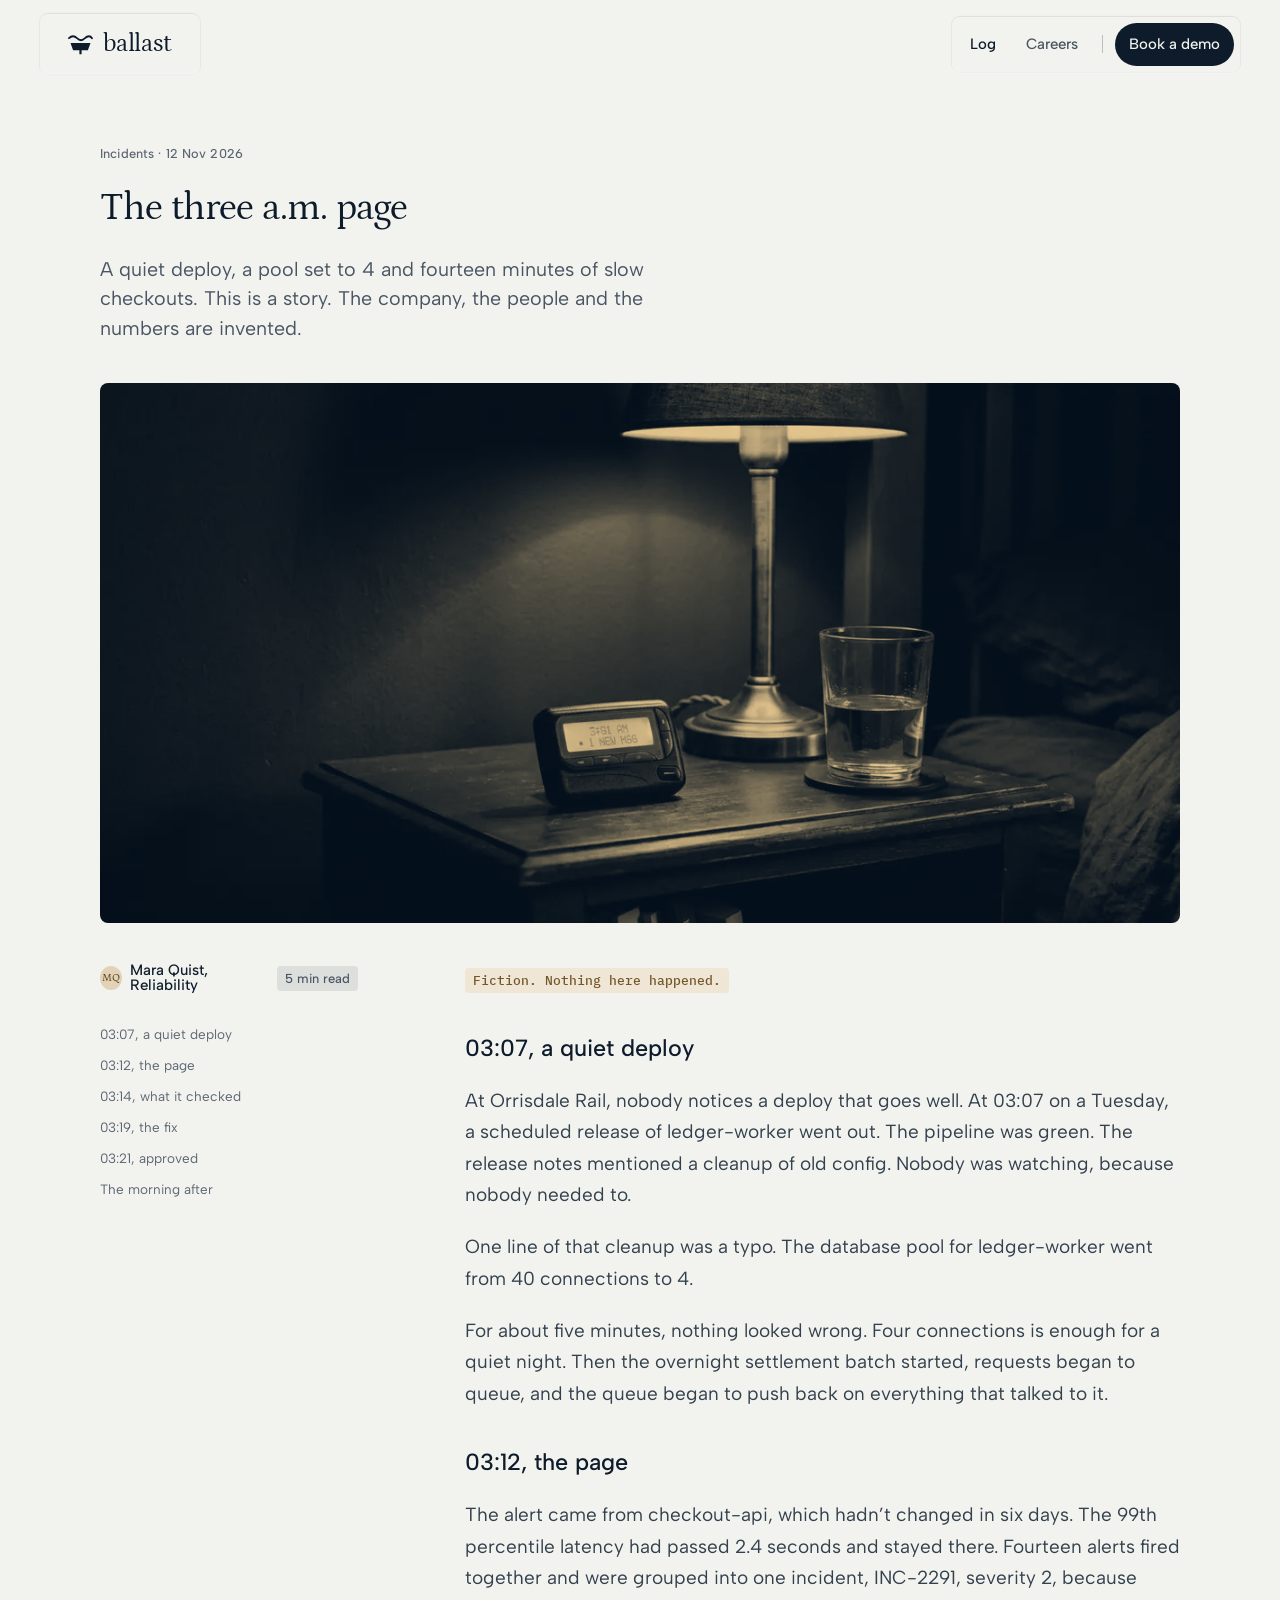
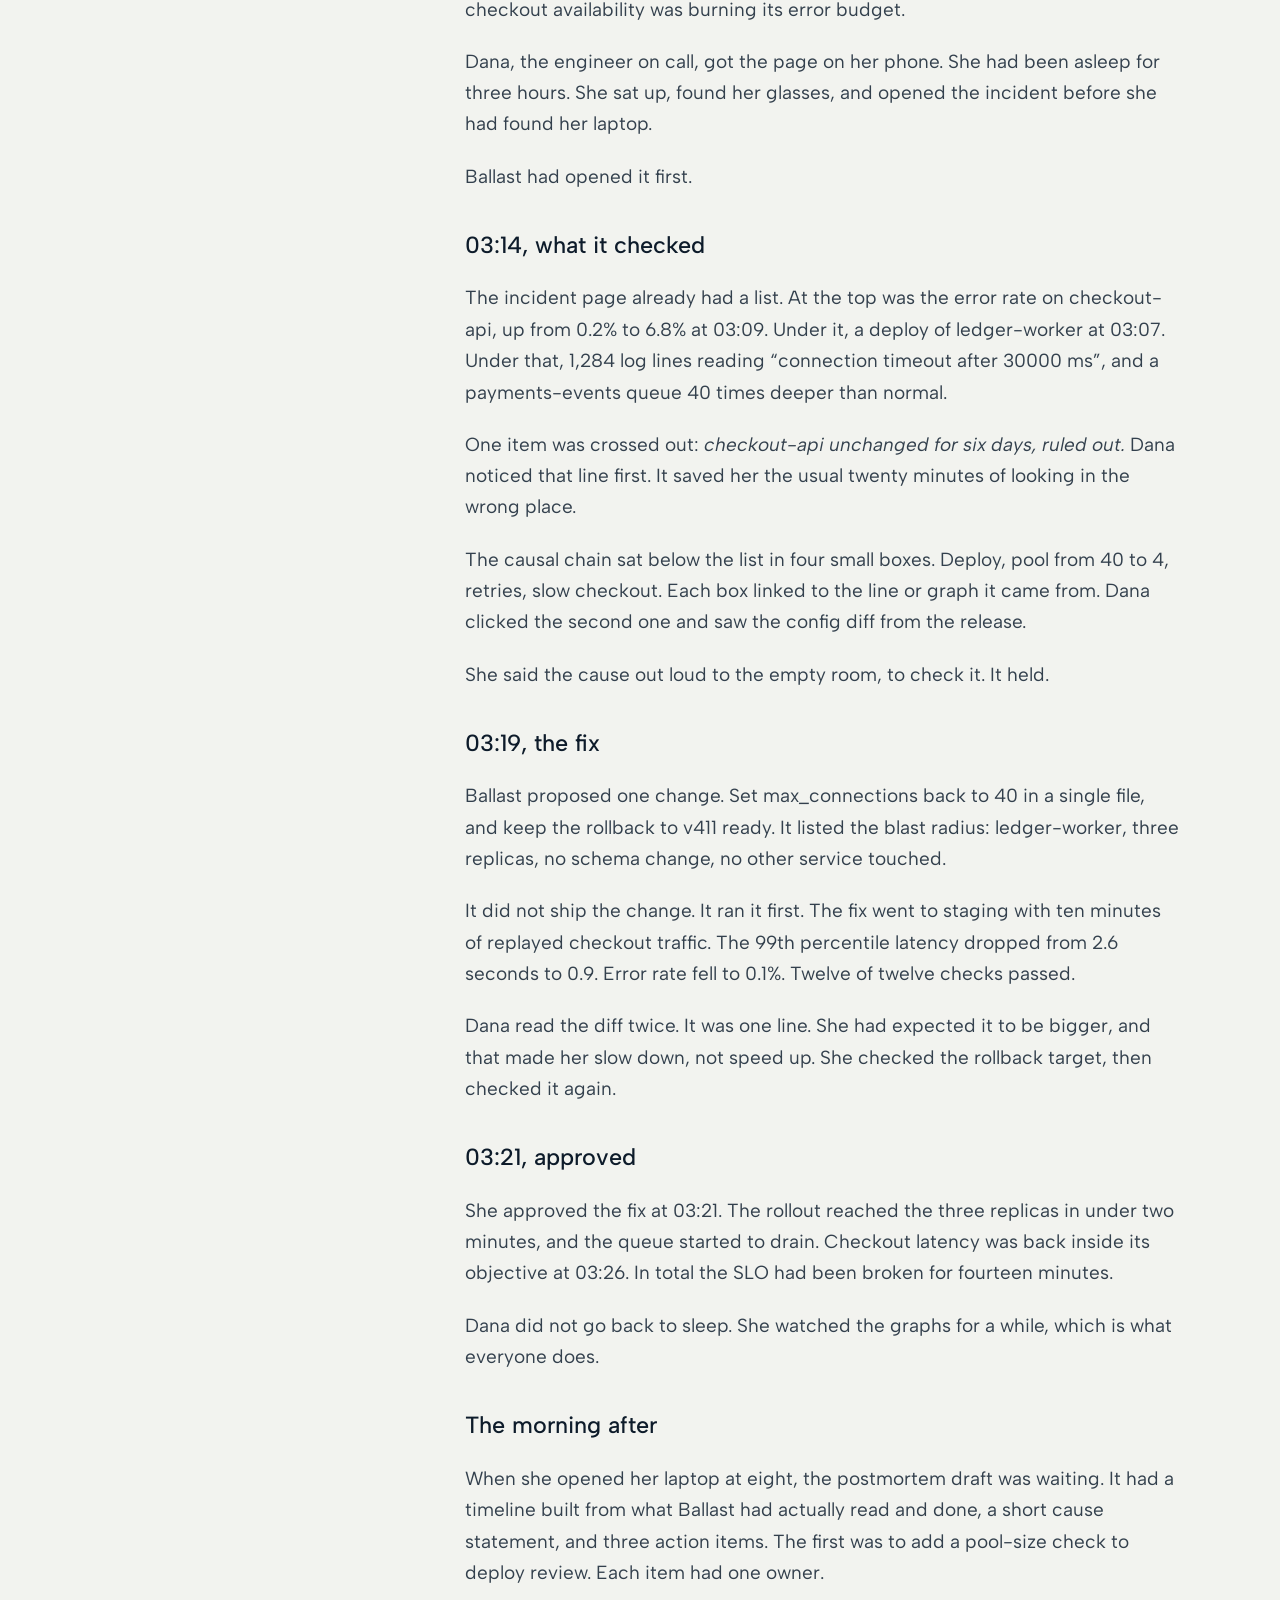
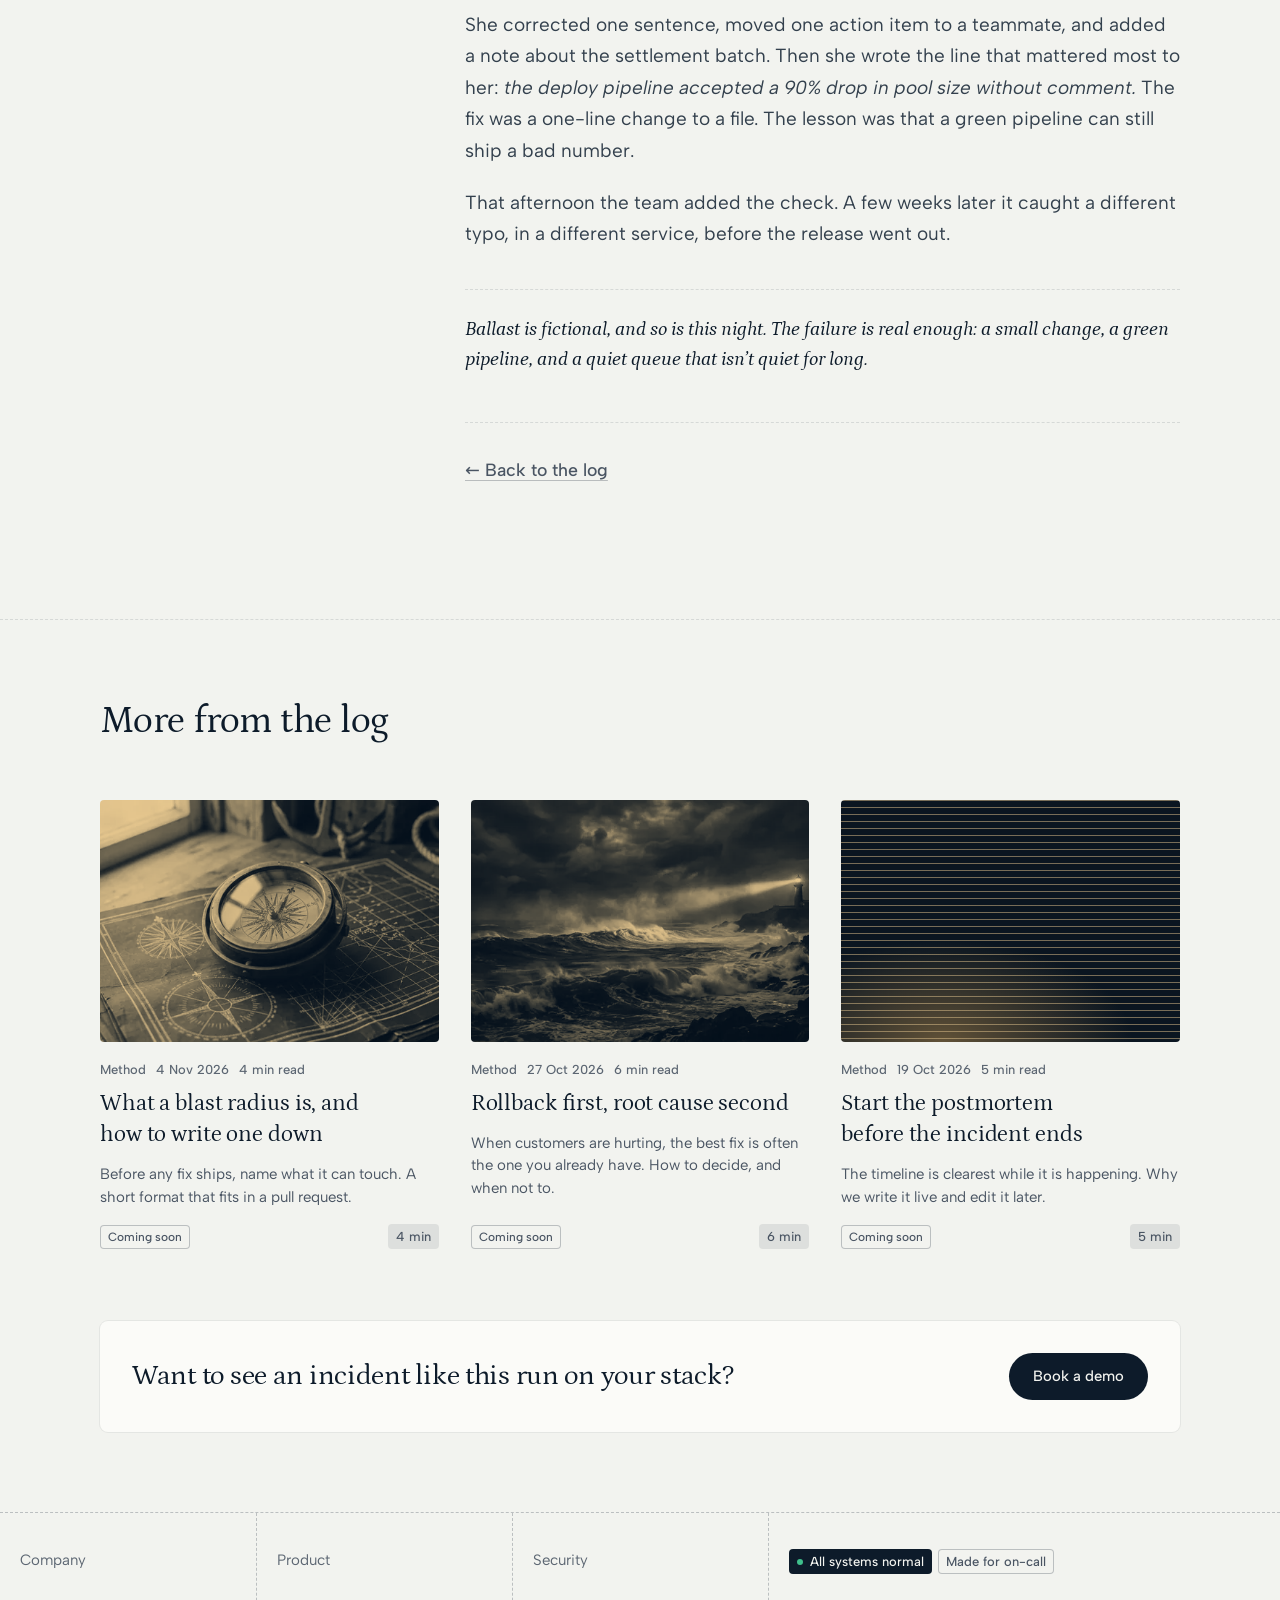
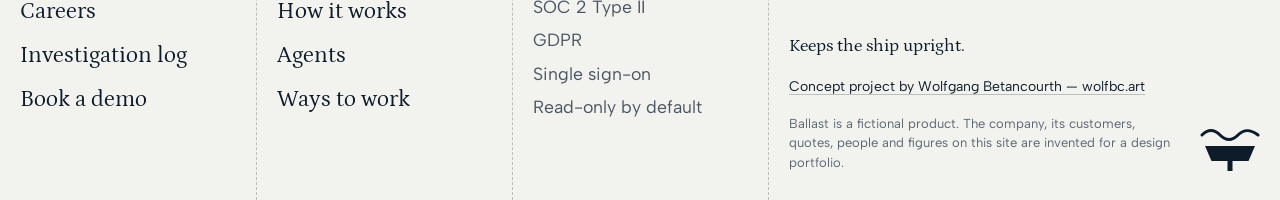
<file: log/the-three-am-page/index.html>
<!doctype html>
<html lang="en">
<head>
  <meta charset="utf-8">
  <meta name="viewport" content="width=device-width, initial-scale=1">
  <title>The three a.m. page — Ballast investigation log</title>
  <meta name="description" content="A fictional night on call: a quiet deploy, a pool set to 4 and fourteen minutes of slow checkouts, told in order.">
  <meta property="og:type" content="article">
  <meta property="og:title" content="The three a.m. page — Ballast investigation log">
  <meta property="og:description" content="A fictional night on call: a quiet deploy, a pool set to 4 and fourteen minutes of slow checkouts, told in order.">
  <meta property="og:image" content="https://ballast.wolfbc.art/assets/og.jpg">
  <meta property="og:image:width" content="1200">
  <meta property="og:image:height" content="630">
  <meta property="og:url" content="https://ballast.wolfbc.art/log/the-three-am-page/">
  <meta name="twitter:card" content="summary_large_image">
  <meta name="theme-color" content="#f2f3ef">
  <link rel="canonical" href="https://ballast.wolfbc.art/log/the-three-am-page/">
  <link rel="icon" href="../../favicon.svg" type="image/svg+xml">
  <link rel="preconnect" href="https://fonts.googleapis.com">
  <link rel="preconnect" href="https://fonts.gstatic.com" crossorigin>
  <link rel="stylesheet" href="https://fonts.googleapis.com/css2?family=Albert+Sans:wght@400;500;600&amp;family=IBM+Plex+Mono:wght@400;500&amp;family=Petrona:ital,wght@0,400;1,400&amp;display=swap">
  <link rel="stylesheet" href="../../css/site.css">
  <script src="../../js/site.js" defer></script>
</head>
<body data-base="../../">
<svg class="sr-only" aria-hidden="true" focusable="false"><filter id="duo" color-interpolation-filters="sRGB"><feColorMatrix type="matrix" values=".180 .606 .061 0 .039  .146 .491 .050 0 .082  .092 .309 .031 0 .125  0 0 0 1 0"/></filter></svg>
<a class="skip" href="#main">Skip to content</a>
<header class="site-header"><div class="site-header__in">
  <a class="brand pill" href="../../" aria-label="Ballast, home"><svg class="brand__mark" viewBox="0 0 25 22" fill="none" aria-hidden="true" focusable="false"><path d="M1 5.2c2.6-2.6 5.4-2.6 8 0s5.4 2.6 8 0 5.4-2.6 7 0" stroke="currentColor" stroke-width="1.8" stroke-linecap="round"/><path d="M2.5 10h20l-2.6 7.2H5.1z" fill="currentColor"/><path d="M11.4 17h2.2v4.2h-2.2z" fill="currentColor"/></svg><span class="brand__word" aria-hidden="true">ballast</span></a>
  <div class="nav-pill pill"><nav class="nav" aria-label="Main">
    <a href="../../log/" aria-current="page">Log</a>
    <a href="../../careers/">Careers</a>
    <span class="nav__sep" aria-hidden="true"></span>
    <a class="btn" href="../../demo/">Book a demo</a>
  </nav></div>
  <button class="menu-btn pill" type="button" aria-expanded="false" aria-controls="menu-panel" aria-label="Open menu">
    <span class="i-open"><svg viewBox="0 0 20 20" fill="none" aria-hidden="true"><path d="M3 6h14M3 10h14M3 14h14" stroke="currentColor" stroke-width="1.6" stroke-linecap="round"/></svg></span><span class="i-close"><svg viewBox="0 0 20 20" fill="none" aria-hidden="true"><path d="m5 5 10 10M15 5 5 15" stroke="currentColor" stroke-width="1.6" stroke-linecap="round"/></svg></span>
  </button>
  <nav class="menu-panel pill" id="menu-panel" aria-label="Menu">
    <a href="../../log/" aria-current="page">Log</a>
    <a href="../../careers/">Careers</a>
    <a class="btn" href="../../demo/">Book a demo</a>
  </nav>
</div></header>
<main id="main">
  <article class="article art-grid">
    <header class="art-head">
      <div class="label">Incidents · 12 Nov 2026</div>
      <h1 class="h2" data-reveal>The three a.m. page</h1>
      <p class="dek">A quiet deploy, a pool set to 4 and fourteen minutes of slow checkouts. This is a story. The company, the people and the numbers are invented.</p>
    </header>
    <img class="art-img" src="../../assets/log/l-01.webp" width="1200" height="670" fetchpriority="high" alt="A pager glowing on a bedside table at night, beside a brass lamp and a glass of water.">
    <aside class="art-side">
      <span class="author"><i aria-hidden="true">MQ</i>Mara Quist, Reliability</span><span class="rchip">5 min read</span>
      <nav class="toc" aria-label="In this entry"><a href="#t-0307">03:07, a quiet deploy</a><a href="#t-0312">03:12, the page</a><a href="#t-0314">03:14, what it checked</a><a href="#t-0319">03:19, the fix</a><a href="#t-0321">03:21, approved</a><a href="#t-morning">The morning after</a></nav>
    </aside>
    <div class="prose">
      <p class="fiction">Fiction. Nothing here happened.</p>
      <div class="h2wrap"><h2 id="t-0307">03:07, a quiet deploy</h2><a class="anchor" href="#t-0307" aria-label="Link to 03:07, a quiet deploy">#</a></div><p>At Orrisdale Rail, nobody notices a deploy that goes well. At 03:07 on a Tuesday, a scheduled release of ledger-worker went out. The pipeline was green. The release notes mentioned a cleanup of old config. Nobody was watching, because nobody needed to.</p><p>One line of that cleanup was a typo. The database pool for ledger-worker went from 40 connections to 4.</p><p>For about five minutes, nothing looked wrong. Four connections is enough for a quiet night. Then the overnight settlement batch started, requests began to queue, and the queue began to push back on everything that talked to it.</p><div class="h2wrap"><h2 id="t-0312">03:12, the page</h2><a class="anchor" href="#t-0312" aria-label="Link to 03:12, the page">#</a></div><p>The alert came from checkout-api, which hadn’t changed in six days. The 99th percentile latency had passed 2.4 seconds and stayed there. Fourteen alerts fired together and were grouped into one incident, INC-2291, severity 2, because checkout availability was burning its error budget.</p><p>Dana, the engineer on call, got the page on her phone. She had been asleep for three hours. She sat up, found her glasses, and opened the incident before she had found her laptop.</p><p>Ballast had opened it first.</p><div class="h2wrap"><h2 id="t-0314">03:14, what it checked</h2><a class="anchor" href="#t-0314" aria-label="Link to 03:14, what it checked">#</a></div><p>The incident page already had a list. At the top was the error rate on checkout-api, up from 0.2% to 6.8% at 03:09. Under it, a deploy of ledger-worker at 03:07. Under that, 1,284 log lines reading “connection timeout after 30000 ms”, and a payments-events queue 40 times deeper than normal.</p><p>One item was crossed out: <em>checkout-api unchanged for six days, ruled out.</em> Dana noticed that line first. It saved her the usual twenty minutes of looking in the wrong place.</p><p>The causal chain sat below the list in four small boxes. Deploy, pool from 40 to 4, retries, slow checkout. Each box linked to the line or graph it came from. Dana clicked the second one and saw the config diff from the release.</p><p>She said the cause out loud to the empty room, to check it. It held.</p><div class="h2wrap"><h2 id="t-0319">03:19, the fix</h2><a class="anchor" href="#t-0319" aria-label="Link to 03:19, the fix">#</a></div><p>Ballast proposed one change. Set max_connections back to 40 in a single file, and keep the rollback to v411 ready. It listed the blast radius: ledger-worker, three replicas, no schema change, no other service touched.</p><p>It did not ship the change. It ran it first. The fix went to staging with ten minutes of replayed checkout traffic. The 99th percentile latency dropped from 2.6 seconds to 0.9. Error rate fell to 0.1%. Twelve of twelve checks passed.</p><p>Dana read the diff twice. It was one line. She had expected it to be bigger, and that made her slow down, not speed up. She checked the rollback target, then checked it again.</p><div class="h2wrap"><h2 id="t-0321">03:21, approved</h2><a class="anchor" href="#t-0321" aria-label="Link to 03:21, approved">#</a></div><p>She approved the fix at 03:21. The rollout reached the three replicas in under two minutes, and the queue started to drain. Checkout latency was back inside its objective at 03:26. In total the SLO had been broken for fourteen minutes.</p><p>Dana did not go back to sleep. She watched the graphs for a while, which is what everyone does.</p><div class="h2wrap"><h2 id="t-morning">The morning after</h2><a class="anchor" href="#t-morning" aria-label="Link to The morning after">#</a></div><p>When she opened her laptop at eight, the postmortem draft was waiting. It had a timeline built from what Ballast had actually read and done, a short cause statement, and three action items. The first was to add a pool-size check to deploy review. Each item had one owner.</p><p>She corrected one sentence, moved one action item to a teammate, and added a note about the settlement batch. Then she wrote the line that mattered most to her: <em>the deploy pipeline accepted a 90% drop in pool size without comment.</em> The fix was a one-line change to a file. The lesson was that a green pipeline can still ship a bad number.</p><p>That afternoon the team added the check. A few weeks later it caught a different typo, in a different service, before the release went out.</p>
      <p class="closing">Ballast is fictional, and so is this night. The failure is real enough: a small change, a green pipeline, and a quiet queue that isn’t quiet for long.</p>
      <nav class="art-nav" aria-label="Log"><a class="tlink" href="../../log/">← Back to the log</a></nav>
    </div>
  </article>
  <section class="section related dash-top" aria-labelledby="rel-h">
    <div class="wrap">
      <h2 class="h2" id="rel-h">More from the log</h2>
      <div class="cards3"><article class="pcard"><img class="pcard__img" src="../../assets/log/l-02.webp" srcset="../../assets/log/l-02-600.webp 600w, ../../assets/log/l-02.webp 1200w" sizes="(max-width: 639px) 100vw, (max-width: 1023px) 50vw, 349px" width="1200" height="670" loading="lazy" alt="A brass compass resting on a navy nautical chart, with coiled rope and an anchor on the wooden table behind it.">
        <p class="pcard__meta"><span>Method</span><span>4 Nov 2026</span><span>4 min read</span></p>
        <h3 class="pcard__t">What a blast radius is, and how to write one down</h3>
        <p class="pcard__dek">Before any fix ships, name what it can touch. A short format that fits in a pull request.</p>
        <div class="pcard__foot"><span class="soon">Coming soon</span><span class="rchip">4 min</span></div></article><article class="pcard"><img class="pcard__img" src="../../assets/log/l-03.webp" srcset="../../assets/log/l-03-600.webp 600w, ../../assets/log/l-03.webp 1200w" sizes="(max-width: 639px) 100vw, (max-width: 1023px) 50vw, 349px" width="1200" height="670" loading="lazy" alt="A lighthouse sweeping its beam over a stormy sea at night, waves breaking on dark rocks.">
        <p class="pcard__meta"><span>Method</span><span>27 Oct 2026</span><span>6 min read</span></p>
        <h3 class="pcard__t">Rollback first, root cause second</h3>
        <p class="pcard__dek">When customers are hurting, the best fix is often the one you already have. How to decide, and when not to.</p>
        <div class="pcard__foot"><span class="soon">Coming soon</span><span class="rchip">6 min</span></div></article><article class="pcard"><div class="pcard__img cover cover--a" aria-hidden="true"></div>
        <p class="pcard__meta"><span>Method</span><span>19 Oct 2026</span><span>5 min read</span></p>
        <h3 class="pcard__t">Start the postmortem before the incident ends</h3>
        <p class="pcard__dek">The timeline is clearest while it is happening. Why we write it live and edit it later.</p>
        <div class="pcard__foot"><span class="soon">Coming soon</span><span class="rchip">5 min</span></div></article></div>
      <div class="art-cta"><p class="h2s">Want to see an incident like this run on your stack?</p><a class="btn" href="../../demo/">Book a demo</a></div>
    </div>
  </section>
</main>
<footer class="site-footer">
  <div class="fcol">
    <p class="fcol__t" id="f-company">Company</p>
    <ul aria-labelledby="f-company">
      <li><a href="../../careers/">Careers</a></li>
      <li><a href="../../log/">Investigation log</a></li>
      <li><a href="../../demo/">Book a demo</a></li>
    </ul>
  </div>
  <div class="fcol">
    <p class="fcol__t" id="f-product">Product</p>
    <ul aria-labelledby="f-product">
      <li><a href="../../#how-it-works">How it works</a></li>
      <li><a href="../../#agents">Agents</a></li>
      <li><a href="../../#ways-to-work">Ways to work</a></li>
    </ul>
  </div>
  <div class="fcol fcol--plain">
    <p class="fcol__t" id="f-security">Security</p>
    <ul aria-labelledby="f-security">
      <li>SOC 2 Type II</li>
      <li>GDPR</li>
      <li>Single sign-on</li>
      <li>Read-only by default</li>
    </ul>
  </div>
  <div class="fcol fcol--wide">
    <div class="badges">
      <span class="badge badge--fill"><i aria-hidden="true"></i>All systems normal</span>
      <span class="badge badge--text">Made for on-call</span>
    </div>
    <div class="fbottom">
      <div>
        <p class="tag">Keeps the ship upright.</p>
        <p><a href="https://wolfbc.art">Concept project by Wolfgang Betancourth — wolfbc.art</a></p>
        <p class="legal">Ballast is a fictional product. The company, its customers, quotes, people and figures on this site are invented for a design portfolio.</p>
      </div>
      <svg class="fmark" viewBox="0 0 60 48" fill="none" aria-hidden="true" focusable="false"><path d="M2 11c6-6 12-6 18 0s12 6 18 0 12-6 20 0" stroke="currentColor" stroke-width="3" stroke-linecap="round"/><path d="M5 22h50l-6.5 15h-37z" fill="currentColor"/><path d="M27.5 37h5v10h-5z" fill="currentColor"/></svg>
    </div>
  </div>
</footer>
</body>
</html>
</file>
<file: css/site.css>
/* Ballast — concept site. One stylesheet, tokens first. */

@property --lw { syntax: "<length>"; inherits: false; initial-value: 6px; }
@property --sweep { syntax: "<percentage>"; inherits: false; initial-value: 130%; }
@property --o { syntax: "<number>"; inherits: false; initial-value: 0; }

:root {
  color-scheme: light;
  --paper: #f2f3ef;
  --surface: #e8eae4;
  --card: #fbfbf8;
  --ink: #0d1b2a;
  --muted: #4a5563;
  --subtle: #5c6672;
  --article: #33404d;
  --line: rgba(13, 27, 42, .12);
  --line-strong: rgba(13, 27, 42, .24);
  --ring: 0 0 0 1px rgba(13, 27, 42, .06);
  --glass: rgba(242, 243, 239, .72);
  --brass: #a8834a;
  --brass-hover: #8f6d38;
  --brass-ink: #74572a;
  --green: #2f8f6b;
  --green-ink: #22694e;
  --red: #d64545;
  --tint-green: #e1ebe4;
  --tint-brass: #efe6d6;
  --btn-bg: var(--ink);
  --btn-fg: #f2f3ef;
  --shadow-card: 0 14px 30px -14px rgba(13, 37, 58, .30), 0 1px 3px rgba(13, 37, 58, .10);
  --shadow-chip: 0 18px 36px -14px rgba(13, 47, 72, .28), 0 2px 4px rgba(13, 37, 58, .08);
  --emboss: 0 1px 2px rgba(255, 255, 255, .9), 0 -1px 2px rgba(0, 0, 0, .04);
  --ui-bg: #0c1823;
  --ui-surface: #11202e;
  --ui-raise: #162838;
  --ui-line: rgba(255, 255, 255, .08);
  --ui-text: #c6cfd6;
  --ui-strong: #eef1ee;
  --ui-muted: #8996a2;
  --ui-deboss: inset 0 .75px .75px rgba(0, 0, 0, .45), inset 0 -.75px .5px rgba(255, 255, 255, .06), 0 .75px 0 rgba(255, 255, 255, .05);
  --serif: "Petrona", Georgia, serif;
  --sans: "Albert Sans", ui-sans-serif, system-ui, sans-serif;
  --mono: "IBM Plex Mono", ui-monospace, SFMono-Regular, Menlo, monospace;
  --fs-stat: clamp(2.7rem, 1.987rem + 3.042vw, 4.725rem);
  --fs-h1: clamp(2.1375rem, 1.702rem + 1.859vw, 3.375rem);
  --fs-h2: clamp(1.6875rem, 1.41rem + 1.184vw, 2.475rem);
  --fs-2xl: clamp(1.35rem, 1.192rem + .676vw, 1.8rem);
  --fs-xl: clamp(1.25rem, 1.162rem + .376vw, 1.5rem);
  --fs-lg: clamp(1.125rem, 1.081rem + .188vw, 1.25rem);
  --fs-base: clamp(1rem, .956rem + .188vw, 1.125rem);
  --fs-sm: clamp(.875rem, .853rem + .094vw, .9375rem);
  --fs-xs: clamp(.75rem, .728rem + .094vw, .8125rem);
  --container: 1080px;
  --gutter: clamp(12px, 5vw - 8px, 40px);
  --sec: 80px;
  --header-h: 88px;
  --ease: cubic-bezier(.22, 1, .36, 1);
  --ease-ui: cubic-bezier(.4, 0, .2, 1);
  --theme-duration: 0s;
}
@media (max-width: 1023px) { :root { --sec: 64px; } }
@media (max-width: 639px) { :root { --sec: 48px; } }

body[data-theme="dark"] .site-header, [data-zone].is-dark {
  color-scheme: dark;
  --paper: #0a1520;
  --surface: #102131;
  --card: #0f1d2b;
  --ink: #eef1ee;
  --muted: #a9b4bd;
  --subtle: #95a1ab;
  --article: #c7d0d7;
  --line: rgba(238, 241, 238, .12);
  --line-strong: rgba(238, 241, 238, .24);
  --ring: 0 0 0 1px rgba(238, 241, 238, .08);
  --glass: rgba(10, 21, 32, .72);
  --brass-ink: #cfaa6e;
  --green-ink: #5fc39b;
  --tint-green: #12302a;
  --tint-brass: #2c2618;
  --btn-bg: #eef1ee;
  --btn-fg: #0a1520;
  --emboss: 0 1px 2px rgba(255, 255, 255, .03), 0 -1px 2px rgba(0, 0, 0, .2);
}

/* ---------- base ---------- */
*, *::before, *::after { box-sizing: border-box; }
html { -webkit-text-size-adjust: 100%; scroll-behavior: smooth; scroll-padding-top: 104px; scrollbar-color: rgba(13, 27, 42, .3) transparent; }
body {
  margin: 0;
  background: var(--paper);
  color: var(--ink);
  font: 400 var(--fs-base)/1.55 var(--sans);
  -webkit-font-smoothing: antialiased;
  -moz-osx-font-smoothing: grayscale;
  overflow-x: clip;
  transition: background-color var(--theme-duration) ease, color var(--theme-duration) ease;
}
body.theme-ready { --theme-duration: .5s; }
img, svg, video, canvas { display: block; max-width: 100%; }
img { height: auto; }
a { color: inherit; }
button, input, select, textarea { font: inherit; color: inherit; }
h1, h2, h3, h4, p, ul, ol, figure, blockquote, dl, dd { margin: 0; }
ul, ol { padding: 0; list-style: none; }
::selection { background: #e2c48e; color: #0d1b2a; }
:focus-visible { outline: 3px solid var(--brass); outline-offset: 3px; border-radius: 6px; }
input, textarea, select { caret-color: var(--brass); }
.sr-only { position: absolute !important; width: 1px; height: 1px; padding: 0; margin: -1px; overflow: hidden; clip: rect(0 0 0 0); white-space: nowrap; border: 0; }
.skip {
  position: fixed; left: 12px; top: 12px; z-index: 200;
  padding: 12px 20px; border-radius: 9999px;
  background: var(--ink); color: var(--paper); font: 500 15px/1.5 var(--sans); text-decoration: none;
  transform: translateY(-160%);
}
.skip:focus-visible { transform: none; }

.wrap { width: 100%; max-width: calc(var(--container) + 2 * var(--gutter)); margin-inline: auto; padding-inline: var(--gutter); }
.wrap--wide { max-width: calc(1400px + 2 * var(--gutter)); }
.section { padding-block: var(--sec); }

.h1, .h2, .h2s { font-family: var(--serif); font-weight: 400; text-wrap: balance; }
.h1 { font-size: var(--fs-h1); line-height: 1.08; letter-spacing: -.02em; }
.h2 { font-size: var(--fs-h2); line-height: 1.15; letter-spacing: -.015em; }
.h2s { font-size: var(--fs-2xl); line-height: 1.25; letter-spacing: -.01em; }
.h3 { font: 500 var(--fs-xl)/1.35 var(--sans); letter-spacing: -.005em; }
.h3t { font: 500 var(--fs-lg)/1.5 var(--sans); }
.lead { font-size: var(--fs-base); line-height: 1.55; color: var(--muted); text-wrap: pretty; }
.lead strong { color: var(--ink); font-weight: 500; }
.label { font: 500 var(--fs-xs)/1.5 var(--sans); letter-spacing: .01em; color: var(--subtle); }
.mono { font-family: var(--mono); }
.stamp {
  display: inline-flex; align-items: center; gap: 6px;
  font: 500 11px/1 var(--mono); letter-spacing: .02em; color: inherit;
  padding: 5px 7px; border-radius: 4px; background: rgba(13, 27, 42, .07);
}

/* ---------- buttons & links ---------- */
.btn {
  display: inline-flex; align-items: center; justify-content: center; gap: 8px;
  min-height: 47px; padding: 12px 24px; border-radius: 9999px; border: 0;
  background: var(--btn-bg); color: var(--btn-fg);
  font: 500 var(--fs-sm)/1.5 var(--sans); text-decoration: none; white-space: nowrap; cursor: pointer;
  transition: background-color .15s var(--ease-ui), color .15s var(--ease-ui), transform .15s var(--ease-ui), opacity .15s;
}
.btn:hover { background: color-mix(in oklab, var(--btn-bg) 86%, var(--brass)); }
.btn:active { transform: scale(.97); }
.btn[disabled] { opacity: .6; cursor: progress; }
.btn--ghost { background: transparent; color: var(--ink); border: 1px dashed var(--line-strong); }
.btn--ghost:hover { background: color-mix(in oklab, var(--ink) 5%, transparent); border-style: solid; }
.tlink {
  display: inline-flex; align-items: center; gap: 6px; min-height: 44px;
  color: var(--muted); font-size: var(--fs-base); font-weight: 500;
  text-decoration: underline; text-decoration-color: color-mix(in oklab, var(--ink) 25%, transparent);
  text-underline-offset: 4px; text-decoration-thickness: 1px;
  transition: color .15s var(--ease-ui), text-decoration-color .15s var(--ease-ui);
}
.tlink svg { width: 14px; height: 14px; transition: transform .15s var(--ease-ui); }
.tlink:hover { color: var(--ink); text-decoration-color: var(--ink); }
.tlink:hover svg { transform: translateX(2px); }

/* ---------- header ---------- */
.site-header { position: sticky; top: 0; z-index: 60; height: var(--header-h); pointer-events: none; }
.site-header__in {
  position: relative; height: var(--header-h); max-width: calc(1400px + 2 * var(--gutter)); margin-inline: auto;
  padding-inline: var(--gutter); display: flex; align-items: center; justify-content: space-between; pointer-events: none;
}
.site-header__in > * { pointer-events: auto; }
.pill {
  background: var(--glass);
  -webkit-backdrop-filter: blur(12px); backdrop-filter: blur(12px);
  box-shadow: var(--ring), var(--emboss);
  border-radius: 8px;
  transition: background-color var(--theme-duration) ease;
}
.brand {
  display: flex; align-items: center; gap: 10px; height: 61px; padding: 0 30px 0 28px;
  text-decoration: none; color: var(--ink); overflow: hidden; max-width: 182px;
  transition: max-width .45s var(--ease), padding .45s var(--ease), background-color .15s;
}
.brand:hover { background: color-mix(in oklab, var(--paper) 80%, var(--ink) 8%); }
.brand__mark { flex: none; width: 25px; height: 22px; }
.brand__word { font: 400 25px/1 var(--serif); letter-spacing: -.01em; transition: opacity .3s var(--ease); white-space: nowrap; }
.is-scrolled .brand { max-width: 81px; padding: 0 28px; }
.is-scrolled .brand__word { opacity: 0; }
.nav-pill { display: flex; align-items: center; height: 55px; padding: 6px; }
.nav { display: flex; align-items: center; gap: 6px; }
.nav a:not(.btn) {
  display: inline-flex; align-items: center; height: 43px; padding: 0 12px; border-radius: 9999px;
  font: 500 15px/1.5 var(--sans); color: var(--muted); text-decoration: none;
  transition: color .15s var(--ease-ui);
}
.nav a:not(.btn):hover, .nav a:not(.btn)[aria-current="page"] { color: var(--ink); }
.nav__sep { width: 1px; height: 18px; background: var(--line-strong); margin-inline: 6px; }
.nav .btn { min-height: 43px; padding: 10px 14px; font-size: 15px; }
.i-open, .i-close, .i-pause, .i-play { display: contents; }
.menu-btn, .menu-panel { display: none; }

@media (max-width: 1023px) {
  .nav-pill { display: none; }
  .brand, .is-scrolled .brand { height: 59px; max-width: 160px; padding: 0 22px 0 20px; }
  .is-scrolled .brand__word { opacity: 1; }
  .menu-btn { display: grid; place-items: center; width: 56px; height: 56px; border: 0; cursor: pointer; color: var(--ink); }
  .menu-btn svg { width: 20px; height: 20px; }
  .menu-btn .i-close { display: none; }
  .menu-btn[aria-expanded="true"] .i-open { display: none; }
  .menu-btn[aria-expanded="true"] .i-close { display: block; }
  .menu-panel {
    position: absolute; left: var(--gutter); right: var(--gutter); top: 87px;
    display: grid; gap: 2px; padding: 8px 6px 6px; border-radius: 8px;
    background: color-mix(in oklab, var(--paper) 90%, transparent);
    -webkit-backdrop-filter: blur(16px); backdrop-filter: blur(16px);
    opacity: 0; visibility: hidden; transform: translateY(-6px);
    transition: opacity .25s var(--ease), transform .25s var(--ease), visibility 0s .25s;
  }
  .menu-panel.is-open { opacity: 1; visibility: visible; transform: none; transition: opacity .25s var(--ease), transform .25s var(--ease); }
  .menu-panel a:not(.btn) { display: flex; align-items: center; min-height: 55px; padding: 0 12px; font: 400 18px/1.5 var(--sans); color: var(--muted); text-decoration: none; }
  .menu-panel a:not(.btn):hover { color: var(--ink); }
  .menu-panel .btn { width: 100%; min-height: 48px; font-size: 18px; margin-top: 6px; }
}

/* ---------- headline reveal: thin water-level lines thicken into letters ---------- */
.js-motion [data-reveal].rv-armed {
  -webkit-mask-image: repeating-linear-gradient(to bottom, #000 0 var(--lw), transparent var(--lw) 6px), linear-gradient(to top, #000 calc(var(--sweep) - 30%), transparent var(--sweep));
          mask-image: repeating-linear-gradient(to bottom, #000 0 var(--lw), transparent var(--lw) 6px), linear-gradient(to top, #000 calc(var(--sweep) - 30%), transparent var(--sweep));
  -webkit-mask-composite: source-in;
          mask-composite: intersect;
  --lw: .6px; --sweep: 0%;
  color: var(--brass);
}
.js-motion [data-reveal].rv-play { animation: rv-lines 1.2s var(--ease) forwards, rv-ink .45s ease-out .8s forwards; }
@keyframes rv-lines { 0% { --lw: .6px; --sweep: 0%; } 60% { --lw: 2px; --sweep: 130%; } 100% { --lw: 6px; --sweep: 130%; } }
@keyframes rv-ink { to { color: var(--ink); } }
.js-motion .cta [data-reveal].rv-play { animation: rv-lines 1.2s var(--ease) forwards, rv-ink-l .45s ease-out .8s forwards; }
@keyframes rv-ink-l { to { color: #eef1ee; } }
.js-motion [data-reveal].rv-done { -webkit-mask-image: none; mask-image: none; color: inherit; animation: none; }

/* ---------- dawn intro (once per session) ---------- */
.dawn {
  position: fixed; inset: 0; z-index: 150; pointer-events: none;
  display: grid; place-items: center;
  background:
    linear-gradient(to top, #f2f3ef 0 calc(var(--o) * 100%), transparent calc(var(--o) * 100% + 24%)),
    radial-gradient(120% 55% at 50% 100%, #ecd3a0 0%, #a8834a 20%, #2b3a4a 48%, transparent 68%),
    linear-gradient(to bottom, #04090f 0%, #0a1520 45%, #1b2836 78%, #33393d 100%);
  animation: dawn-failsafe .01s linear 2.4s forwards;
}
.dawn__text { font: 400 13px/1 var(--mono); color: #e3cda4; letter-spacing: .08em; transition: opacity .2s; }
.dawn.is-rising { animation: dawn-rise .7s cubic-bezier(.5, 0, .2, 1) forwards; }
.dawn.is-rising .dawn__text { opacity: 0; }
@keyframes dawn-rise { 0% { --o: 0; } 82% { --o: 1; opacity: 1; } 100% { --o: 1; opacity: 0; } }
@keyframes dawn-failsafe { to { opacity: 0; visibility: hidden; } }

/* ---------- hero ---------- */
.hero { position: relative; text-align: center; border-bottom: 1px dashed var(--line); overflow: clip; isolation: isolate; }
.hero__top { padding-top: 96px; }
.hero__foot { padding-bottom: 80px; }
.hero__glow { position: absolute; inset: 0; z-index: -1; pointer-events: none;
  background: radial-gradient(62% 40% at 50% 58%, rgba(168, 131, 74, .26), transparent 72%), radial-gradient(48% 34% at 26% 64%, rgba(47, 92, 120, .18), transparent 72%), radial-gradient(40% 30% at 76% 50%, rgba(47, 92, 120, .12), transparent 70%); }
.hero .h1 { max-width: 20ch; margin-inline: auto; }
.hero__sub { max-width: 600px; margin: 24px auto 0; }
.hero__cta { margin-top: 40px; }
.hero__stage {
  --bw: clamp(630px, calc(100vw - 2 * var(--gutter)), 1312px);
  --fw: calc(var(--bw) * 1266 / 1312);
  position: relative; width: var(--bw); margin: 80px auto 0; text-align: left;
}
.hero__stage::after {
  content: ""; position: absolute; inset: -40px; pointer-events: none; opacity: 0; z-index: 3;
  background: repeating-linear-gradient(to bottom, rgba(168, 131, 74, .28) 0 1px, transparent 1px 6px);
  -webkit-mask-image: radial-gradient(110px at var(--mx, 50%) var(--my, 50%), #000, rgba(0, 0, 0, .35) 45%, transparent);
          mask-image: radial-gradient(110px at var(--mx, 50%) var(--my, 50%), #000, rgba(0, 0, 0, .35) 45%, transparent);
  transition: opacity .2s ease;
}
@media (hover: hover) { .hero__stage:hover::after { opacity: 1; } }
@media (max-width: 639px) { .hero__stage { margin-left: var(--gutter); } }
.pausebtn.film__pause { position: absolute; left: 0; bottom: -52px; z-index: 4; min-height: 44px; padding: 0 14px; }
.film__pause .i-play, .is-paused .film__pause .i-pause { display: none; }
.is-paused .film__pause .i-play { display: block; }
.hero__label { margin-top: 64px; font: 500 var(--fs-sm)/1.5 var(--sans); color: var(--muted); }
.logos { display: flex; align-items: center; justify-content: space-between; gap: 24px; max-width: var(--container); margin: 24px auto 0; color: var(--ink); }
.logo-w { white-space: nowrap; opacity: .8; }
.logo-w--1 { font: 600 19px/40px var(--sans); letter-spacing: .14em; text-transform: uppercase; }
.logo-w--2 { font: italic 400 28px/40px var(--serif); }
.logo-w--3 { font: 500 24px/40px var(--sans); letter-spacing: -.03em; }
.logo-w--4 { font: 400 26px/40px var(--serif); letter-spacing: .05em; font-variant: small-caps; }
.logo-w--5 { font: 600 23px/40px var(--sans); letter-spacing: -.035em; }
.logo-w svg { display: inline-block; vertical-align: -3px; width: 20px; height: 20px; margin-right: 8px; }
@media (max-width: 1023px) {
  .logos { display: grid; grid-template-columns: 1fr 1fr; justify-items: center; gap: 22px 12px; max-width: 640px; }
  .logo-w:nth-child(3), .logo-w:last-child { grid-column: 1 / -1; }
}
@media (max-width: 639px) {
  .hero__top { padding-top: 56px; }
  .hero__foot { padding-bottom: 48px; }
  .hero .h1 { max-width: 11ch; }
  .logo-w--2, .logo-w--3, .logo-w--4, .logo-w--5 { font-size: 20px; }
  .logo-w--1 { font-size: 15px; }
}
@media (max-width: 400px) {
  .logos { grid-template-columns: 1fr; gap: 12px; }
  .logo-w:nth-child(3), .logo-w:last-child { grid-column: auto; }
}

/* ---------- product film (designed at 1280, scaled) ---------- */
.film { position: relative; width: var(--fw); height: calc(var(--fw) * 765 / 1266); }
.film__scale { position: absolute; left: 0; top: 0; width: 1280px; height: 774px; transform: scale(var(--s, .989)); transform-origin: 0 0; }
.film__frame {
  position: absolute; inset: 0; border-radius: 16px; overflow: hidden;
  background: var(--ui-bg); color: var(--ui-text);
  box-shadow: 0 0 0 1px rgba(242, 243, 239, .12), 0 24px 48px -32px rgba(0, 0, 0, .6);
  font: 400 13px/1.5 var(--sans);
}
.film__bar { display: flex; align-items: center; gap: 14px; height: 52px; padding: 0 22px; border-bottom: 1px solid var(--ui-line); background: var(--ui-surface); }
.film__icons { display: flex; gap: 10px; color: var(--ui-muted); }
.film__icons i { width: 16px; height: 16px; border-radius: 4px; box-shadow: inset 0 0 0 1.5px currentColor; opacity: .7; }
.film__icons i:nth-child(2) { border-radius: 50%; }
.film__crumb { font: 400 12px/1 var(--mono); color: var(--ui-muted); }
.film__crumb b { color: var(--ui-strong); font-weight: 400; }
.film__ws { padding: 5px 9px; border-radius: 6px; box-shadow: var(--ui-deboss); font-size: 12px; color: var(--ui-text); }
.film__status {
  margin-left: auto; display: inline-flex; align-items: center; gap: 7px;
  padding: 5px 11px; border-radius: 9999px; font: 500 12px/1 var(--sans);
  background: rgba(214, 69, 69, .16); color: #ff9c9c;
  transition: background-color .38s var(--ease), color .38s var(--ease);
}
.film__status::before { content: ""; width: 7px; height: 7px; border-radius: 50%; background: currentColor; }
.film[data-tone="brass"] .film__status { background: rgba(168, 131, 74, .2); color: #e2bd7f; }
.film[data-tone="green"] .film__status { background: rgba(47, 143, 107, .2); color: #7ad7ae; }
.film__dots { display: flex; gap: 5px; margin-left: 6px; }
.film__dots i { width: 22px; height: 3px; border-radius: 2px; background: rgba(255, 255, 255, .14); transition: background-color .38s; }
.film__dots i.on { background: var(--brass); }
.film__body { position: absolute; left: 0; top: 52px; right: 0; bottom: 0; }
.film__main { position: absolute; left: 0; top: 0; bottom: 0; width: 880px; background-image: radial-gradient(rgba(255, 255, 255, .05) 1px, transparent 1.4px); background-size: 18px 18px; }
.film__h { font: 400 27px/1.2 var(--serif); color: var(--ui-strong); letter-spacing: -.01em; }
.film__meta { display: flex; flex-wrap: wrap; gap: 8px; margin-top: 14px; }
.chip { display: inline-flex; align-items: center; gap: 6px; padding: 4px 8px; border-radius: 3px; font: 400 12px/1.4 var(--mono); color: var(--ui-text); box-shadow: var(--ui-deboss); background: rgba(255, 255, 255, .02); }
.chip--red { color: #ff9c9c; } .chip--brass { color: #e2bd7f; } .chip--green { color: #7ad7ae; }
.scene { position: absolute; inset: 34px 40px 268px; opacity: 0; transform: translateY(10px); transition: opacity .22s var(--ease), transform .38s var(--ease); }
.scene.on { opacity: 1; transform: none; transition-delay: .16s; }
/* timeline band: the night in five marks and the p99 line that rises and falls with it */
.film__tl { position: absolute; left: 40px; right: 40px; bottom: 30px; height: 210px; padding: 18px 20px; border-radius: 10px; background: var(--ui-surface); box-shadow: 0 0 0 1px var(--ui-line); display: grid; grid-template-rows: auto auto 1fr; gap: 14px; }
.film__tl-h { font: 500 13.5px/1 var(--sans); color: var(--ui-strong); }
.tl { display: grid; grid-template-columns: repeat(5, 1fr); gap: 8px; font: 400 12px/1.3 var(--mono); color: var(--ui-muted); }
.tl li { padding-top: 10px; border-top: 2px solid rgba(255, 255, 255, .1); transition: color .38s var(--ease), border-color .38s var(--ease); }
.tl li.on { color: var(--ui-strong); border-top-color: var(--brass); }
.p99 { display: grid; grid-template-columns: auto 1fr auto; align-items: end; gap: 14px; }
.p99__l { font: 400 12px/1 var(--mono); color: var(--ui-muted); }
.p99__v { font: 400 14px/1 var(--mono); color: var(--ui-strong); }
.p99__bars { height: 72px; display: flex; align-items: flex-end; gap: 4px; }
.p99__bars i { flex: 1; height: calc(var(--h) * 100%); background: repeating-linear-gradient(to top, #e2bd7f 0 2px, transparent 2px 5px); transition: opacity .38s; }
.p99__bars i.off { opacity: .14; }
.ucard { background: var(--ui-surface); border-radius: 10px; box-shadow: 0 0 0 1px var(--ui-line); padding: 22px 24px; }
.ucard__t { font: 500 15px/1.4 var(--sans); color: var(--ui-strong); }
.ucard__s { font-size: 13px; color: var(--ui-muted); margin-top: 8px; }
.alert-card { margin-top: 22px; box-shadow: 0 0 0 1px rgba(214, 69, 69, .35), 0 0 0 6px rgba(214, 69, 69, .06); }
.alert-card .ucard__t { font: 400 16px/1.4 var(--mono); color: #ffc3c3; }
.ev-h { font: 500 13.5px/1 var(--sans); color: var(--ui-strong); margin: 22px 0 12px; }
.ev { display: grid; grid-template-columns: 74px 1fr; align-items: center; gap: 12px; padding: 11px 14px; border-radius: 6px; background: var(--ui-surface); box-shadow: 0 0 0 1px var(--ui-line); font: 400 13px/1.45 var(--mono); color: var(--ui-text); opacity: 0; transform: translateY(8px); transition: opacity .38s var(--ease), transform .38s var(--ease); }
.ev + .ev { margin-top: 8px; }
.ev.on { opacity: 1; transform: none; }
.ev__src { font: 500 11px/1 var(--sans); color: var(--ui-muted); padding: 4px 6px; border-radius: 3px; box-shadow: var(--ui-deboss); text-align: center; }
.ev--out { color: var(--ui-muted); }
.ev--out s { text-decoration-color: rgba(255, 255, 255, .4); }
.ev--out em { font: normal 500 11px/1 var(--sans); margin-left: 10px; color: var(--ui-muted); }
.chain { display: flex; align-items: center; gap: 10px; margin-top: 20px; opacity: 0; transition: opacity .38s var(--ease); }
.chain.on { opacity: 1; }
.chain span { padding: 8px 12px; border-radius: 6px; font: 400 12.5px/1 var(--mono); color: var(--ui-strong); background: var(--ui-raise); box-shadow: 0 0 0 1px var(--ui-line); white-space: nowrap; }
.chain span:first-child { box-shadow: 0 0 0 1px rgba(168, 131, 74, .6); }
.chain span:last-child { box-shadow: 0 0 0 1px rgba(214, 69, 69, .5); }
.chain svg { width: 26px; height: 10px; color: var(--ui-muted); flex: none; }
.diff { margin-top: 16px; border-radius: 6px; overflow: hidden; box-shadow: 0 0 0 1px var(--ui-line); font: 400 13px/1.9 var(--mono); }
.diff__file { display: flex; justify-content: space-between; padding: 8px 14px; color: var(--ui-muted); background: rgba(255, 255, 255, .03); border-bottom: 1px solid var(--ui-line); font-size: 12px; }
.diff__l { padding: 0 14px; white-space: pre; color: var(--ui-text); }
.diff__l.del { background: rgba(214, 69, 69, .13); color: #ffb3b3; }
.diff__l.add { background: rgba(47, 143, 107, .16); color: #93e3bf; }
.ubtns { display: flex; gap: 10px; margin-top: 18px; }
.ubtn { display: inline-flex; align-items: center; height: 34px; padding: 0 14px; border-radius: 9999px; font: 500 13px/1 var(--sans); box-shadow: 0 0 0 1px var(--ui-line); color: var(--ui-text); }
.ubtn--p { background: var(--ui-strong); color: var(--ui-bg); box-shadow: none; transition: transform .3s ease, background-color .3s; }
.ubtn--p.pressed { transform: scale(.97); background: #7ad7ae; }
.checks { display: grid; gap: 8px; margin-top: 14px; }
.check { display: flex; align-items: center; gap: 12px; padding: 11px 14px; border-radius: 6px; background: var(--ui-surface); box-shadow: 0 0 0 1px var(--ui-line); font: 400 13.5px/1.4 var(--mono); color: var(--ui-muted); transition: color .38s, box-shadow .38s; }
.check i { position: relative; width: 16px; height: 16px; border-radius: 50%; box-shadow: inset 0 0 0 1.5px currentColor; flex: none; transition: background-color .38s; }
.check.ok { color: var(--ui-strong); box-shadow: 0 0 0 1px rgba(47, 143, 107, .4); }
.check.ok i { background: var(--green); box-shadow: none; }
.check.ok i::after { content: ""; position: absolute; left: 5.5px; top: 3px; width: 4px; height: 7px; border: solid #0c1823; border-width: 0 1.5px 1.5px 0; transform: rotate(45deg); }
.checks__end { margin-top: 16px; font: 600 15px/1 var(--sans); color: #7ad7ae; opacity: 0; transition: opacity .38s; }
.checks__end.on { opacity: 1; }
.pm__sum { font-size: 15px; line-height: 1.6; color: var(--ui-text); margin-top: 14px; max-width: 68ch; }
.pm__item { display: flex; justify-content: space-between; align-items: center; margin-top: 18px; padding: 12px 14px; border-radius: 6px; box-shadow: 0 0 0 1px var(--ui-line); font-size: 13.5px; color: var(--ui-strong); }
.film__side {
  position: absolute; left: 902px; top: 44px; width: 425px; height: 705px;
  border-radius: 14px; background: #0f1d2a; color: var(--ui-text);
  box-shadow: 0 0 0 1px rgba(255, 255, 255, .1), 0 30px 60px -24px rgba(0, 0, 0, .55);
  display: flex; flex-direction: column; overflow: hidden; font: 400 14px/1.5 var(--sans);
}
.film__side header { display: flex; align-items: center; gap: 9px; padding: 13px 16px; background: #13222f; border-bottom: 1px solid var(--ui-line); color: var(--ui-strong); font-weight: 500; }
.film__side header svg { width: 20px; height: 18px; color: var(--brass); }
.side__log { flex: 1; display: flex; flex-direction: column; justify-content: flex-start; gap: 12px; padding: 18px 16px; overflow: hidden; }
.side__msg { padding: 12px 14px; border-radius: 10px; background: rgba(255, 255, 255, .04); box-shadow: 0 0 0 1px var(--ui-line); display: none; }
.side__msg.on { display: block; animation: msg-in .38s var(--ease); }
@keyframes msg-in { from { opacity: 0; transform: translateY(10px); } }
.side__msg small { display: block; font: 400 11px/1 var(--mono); color: var(--ui-muted); margin-bottom: 6px; }
.side__msg.now { box-shadow: 0 0 0 1px rgba(168, 131, 74, .45); }
.side__compose { margin: 0 16px 16px; height: 46px; border-radius: 10px; box-shadow: var(--ui-deboss); background: rgba(0, 0, 0, .18); }

/* ---------- capabilities (dark zone) ---------- */
.caps__h { max-width: 740px; }
.feat { display: grid; grid-template-columns: 416px 1fr; gap: 12px; margin-top: 32px; }
.caps__h + .feat { margin-top: 48px; }
.feat--flip { grid-template-columns: 1fr 416px; }
.feat--flip .feat__text { order: 2; }
.feat__text { align-self: center; padding: 31px 40px 0; }
.feat__text .lead { margin-top: 12px; }
.eyebrow { display: flex; gap: 10px; font: 600 var(--fs-xs)/1.5 var(--sans); letter-spacing: .01em; text-transform: uppercase; color: var(--brass-ink); margin-bottom: 11px; }
.eyebrow span:first-child { font-variant-numeric: tabular-nums; opacity: .75; }
.window {
  position: relative; aspect-ratio: 652 / 512; border-radius: 8px; overflow: hidden; isolation: isolate;
  background: #0b2030 url("../assets/field-caustics.webp") center / cover;
  box-shadow: inset 0 0 0 1px rgba(255, 255, 255, .08);
}
.window > canvas.field { position: absolute; inset: 0; width: 100%; height: 100%; z-index: -1; }
.window::after {
  content: ""; position: absolute; inset: 0; z-index: 4; pointer-events: none; opacity: 0;
  background: repeating-linear-gradient(to bottom, rgba(242, 222, 180, .24) 0 1px, transparent 1px 6px);
  -webkit-mask-image: radial-gradient(110px at var(--mx, 50%) var(--my, 50%), #000, rgba(0, 0, 0, .4) 45%, transparent);
          mask-image: radial-gradient(110px at var(--mx, 50%) var(--my, 50%), #000, rgba(0, 0, 0, .4) 45%, transparent);
  transition: opacity .2s ease;
}
@media (hover: hover) { .window:hover::after { opacity: 1; } }
.uicard {
  position: absolute; inset: 36px; border-radius: 6px; overflow: hidden;
  background: rgba(12, 24, 35, .92); box-shadow: 0 0 0 1px rgba(255, 255, 255, .12);
  color: var(--ui-text); font: 400 13px/1.5 var(--sans); padding: 20px 22px;
  display: flex; flex-direction: column;
}
.uicard__t { display: flex; justify-content: space-between; align-items: center; font: 500 14px/1 var(--sans); color: var(--ui-strong); padding-bottom: 14px; border-bottom: 1px solid var(--ui-line); }
.inrow { display: grid; grid-template-columns: 10px 1fr; align-items: center; gap: 12px; padding: 15px 0; border-bottom: 1px solid var(--ui-line); font: 400 13px/1.4 var(--mono); color: var(--ui-strong); }
.inrow i { width: 8px; height: 8px; border-radius: 50%; background: var(--red); }
.inrow:nth-child(3) i { background: var(--brass); }
.uicard__foot { margin-top: auto; padding-top: 14px; font: 500 14px/1 var(--mono); color: #e2bd7f; }
.graph { flex: 1; display: grid; grid-template-columns: 1fr auto; gap: 16px; padding-top: 18px; }
.graph__nodes { display: grid; justify-items: start; align-content: center; }
.gnode { padding: 9px 13px; border-radius: 6px; font: 400 13px/1 var(--mono); color: var(--ui-strong); background: var(--ui-raise); box-shadow: 0 0 0 1px var(--ui-line); }
.gnode.n1 { box-shadow: 0 0 0 1px rgba(168, 131, 74, .6); }
.gnode.n2 { margin-left: 44px; } .gnode.n3 { margin-left: 88px; }
.gnode.n4 { margin-left: 132px; box-shadow: 0 0 0 1px rgba(214, 69, 69, .5); }
.glink { width: 2px; height: 22px; margin-left: 26px; background: repeating-linear-gradient(to bottom, rgba(255, 255, 255, .3) 0 3px, transparent 3px 6px); animation: flow .6s linear infinite; }
.glink.l2 { margin-left: 70px; } .glink.l3 { margin-left: 114px; }
@keyframes flow { to { background-position-y: 6px; } }
.graph__note { margin-top: 14px; padding-top: 14px; border-top: 1px solid var(--ui-line); font: 400 12.5px/1.5 var(--mono); color: var(--ui-muted); }
.uicard__meta { display: flex; justify-content: space-between; align-items: center; gap: 12px; margin-top: auto; padding-top: 16px; font: 400 12.5px/1 var(--mono); color: var(--ui-muted); }
.vbig { display: grid; gap: 10px; margin-top: 18px; }
.vrow { display: flex; justify-content: space-between; align-items: center; gap: 12px; padding: 14px 16px; border-radius: 6px; background: rgba(255, 255, 255, .03); box-shadow: 0 0 0 1px var(--ui-line); font: 400 14px/1.3 var(--mono); color: var(--ui-strong); }
.vrow em { font: normal 500 12px/1 var(--sans); color: #7ad7ae; white-space: nowrap; }
.vbars { display: flex; gap: 4px; margin-top: auto; padding-top: 16px; }
.vbars i { flex: 1; height: 26px; border-radius: 2px; background: rgba(47, 143, 107, .55); }
.caps__end { text-align: center; padding-top: 160px; }
.caps__end .btn { margin-top: 32px; }
@media (max-width: 1023px) {
  .feat, .feat--flip { grid-template-columns: 1fr; gap: 0; margin-top: 56px; }
  .feat--flip .feat__text { order: 0; }
  .feat__panel { order: -1; }
  .feat__text { padding: 24px 4px 0; max-width: 62ch; }
  .caps__end { padding-top: 96px; }
  .window.feat-win { aspect-ratio: auto; height: 420px; }
}
@media (max-width: 639px) {
  .window.feat-win { height: 412px; }
  .uicard { inset: 20px; padding: 16px; }
  .gnode.n2, .gnode.n3, .gnode.n4 { margin-left: 0; } .glink.l2, .glink.l3 { margin-left: 26px; }
  .graph { grid-template-columns: 1fr; }
  .uicard__meta { flex-wrap: wrap; }
}

/* ---------- testimonial cards ---------- */
.quote-card { display: grid; grid-template-columns: 760px 288px; gap: 16px; padding: 8px; border-radius: 8px; background: var(--card); box-shadow: var(--ring); }
.quote-card__body { display: flex; flex-direction: column; justify-content: space-between; padding: 26px 24px 24px; }
.quote { font: 400 var(--fs-2xl)/1.25 var(--sans); letter-spacing: -.01em; max-width: 576px; text-indent: -.42em; text-wrap: pretty; color: var(--ink); }
.who { display: flex; align-items: center; gap: 16px; margin-top: 32px; }
.avatar { flex: none; width: 96px; height: 96px; border-radius: 50%; display: grid; place-items: center; font: 400 32px/1 var(--serif); color: #74572a; background: radial-gradient(circle at 30% 25%, #f6efe2, #e2d3b8); box-shadow: inset 0 0 0 1px rgba(13, 27, 42, .08); }
.who__name { display: block; font: 500 var(--fs-lg)/1.5 var(--sans); }
.who__role { color: var(--muted); font-size: var(--fs-base); }
.stat { display: flex; flex-direction: column; min-height: 360px; border-radius: 6px; padding: 24px; background: #e1ebe4; box-shadow: inset 0 0 0 1px rgba(13, 27, 42, .06); color: #22694e; }
.stat--brass { background: #efe6d6; color: #74572a; }
.stat__n { display: flex; align-items: flex-start; gap: 4px; font: 400 var(--fs-stat)/1.02 var(--sans); letter-spacing: -.025em; font-variant-numeric: tabular-nums; }
.stat__pct { width: .5em; height: .7em; margin-top: .12em; }
.stat__label { font-size: var(--fs-base); line-height: 1.4; margin-top: 10px; color: #23312b; }
.stat--brass .stat__label { color: #3a2f1d; }
.stat__viz { margin-top: auto; padding-top: 16px; }
.stat__stamp { margin-top: 12px; align-self: flex-start; }
.ba { display: grid; grid-template-columns: 1fr 1fr; gap: 14px; align-items: end; }
.ba__col { display: flex; flex-direction: column; gap: 8px; }
.ba__bars { height: 120px; display: flex; flex-direction: column; justify-content: flex-end; gap: 3px; }
.ba__bars i { display: block; height: 2px; border-radius: 1px; background: currentColor; }
.ba__bars i.off { opacity: .16; }
.ba__cap { display: flex; justify-content: space-between; gap: 6px; font: 500 12px/1.3 var(--sans); }
.linechart svg { width: 100%; height: 120px; overflow: visible; }
.linechart__axis { display: flex; justify-content: space-between; font: 500 12px/1 var(--sans); margin-top: 8px; }
.linechart__legend { font: 500 12px/1.3 var(--mono); margin-top: 8px; }
@media (max-width: 1023px) { .quote-card { grid-template-columns: 1fr 288px; } }
@media (max-width: 639px) {
  .quote-card { grid-template-columns: 1fr; padding: 0; background: none; box-shadow: none; gap: 24px; }
  .quote-card__body { padding: 0; }
  .avatar { width: 80px; height: 80px; font-size: 26px; }
  .stat { min-height: 340px; }
}

/* ---------- agents ---------- */
.agents { position: relative; padding-block: var(--sec); isolation: isolate; }
.agents::before {
  content: ""; position: absolute; inset: 0; z-index: -1;
  background:
    linear-gradient(to bottom, var(--paper) 0%, rgba(242, 243, 239, 0) 28%, rgba(242, 243, 239, 0) 74%, var(--paper) 100%),
    url("../assets/field-tide.webp") center 70% / cover no-repeat;
  transition: background-position 1.2s var(--ease);
}
.agents.is-in::before { background-position: center, center 50%; }
.rules__h { max-width: 12ch; }
.agents__head { display: grid; grid-template-columns: 532px 1fr; gap: 16px; align-items: start; }
.agents__intro { padding-top: 5px; max-width: 441px; }
.agents__intro p { color: var(--ink); }
.agents__intro .tlink { margin-top: 16px; color: var(--ink); }
.agents__body { display: grid; grid-template-columns: 445px 1fr; gap: 12px; margin-top: 48px; align-items: start; }
.tabs { display: grid; gap: 6px; }
.tab {
  position: relative; display: grid; grid-template-columns: 28px 1fr; align-items: center; column-gap: 12px;
  width: 100%; min-height: 57px; padding: 9px 14px; border: 1px solid rgba(255, 255, 255, .7); border-radius: 10px;
  background: rgba(251, 251, 248, .84); -webkit-backdrop-filter: blur(14px); backdrop-filter: blur(14px);
  box-shadow: 0 1px 3px rgba(13, 37, 58, .10); text-align: left; cursor: pointer;
  transition: background-color .35s ease, box-shadow .35s ease, min-height .35s var(--ease);
}
.tab:hover { background: #fff; box-shadow: var(--shadow-card); }
.tab[aria-pressed="true"] { min-height: 70px; background: #fff; box-shadow: var(--shadow-card); padding-bottom: 16px; }
.tab__icon { width: 28px; height: 28px; opacity: .6; transition: opacity .35s; }
.tab:hover .tab__icon, .tab[aria-pressed="true"] .tab__icon { opacity: 1; }
.tab__txt { min-width: 0; }
.tab__name { display: block; font: 500 15px/1.3 var(--sans); color: #0d1b2a; }
.tab__line { display: block; font: 400 13px/1.35 var(--sans); color: #4a5563; white-space: nowrap; overflow: hidden; text-overflow: ellipsis; }
.tab__bar { position: absolute; left: 14px; right: 14px; bottom: 7px; height: 3px; border-radius: 2px; background: #e3e6e0; display: none; overflow: hidden; }
.tab[aria-pressed="true"] .tab__bar { display: block; }
.tab__bar i { display: block; height: 100%; background: var(--brass); transform-origin: 0 0; transform: scaleX(0); }
.tab__bar i.run { animation: bar 6s linear forwards; }
.is-paused .tab__bar i.run, .is-held .tab__bar i.run, .is-paused .wbar i.run, .is-held .wbar i.run { animation-play-state: paused; }
@keyframes bar { to { transform: scaleX(1); } }
.detail { border-radius: 10px; background: rgba(251, 251, 248, .88); -webkit-backdrop-filter: blur(14px); backdrop-filter: blur(14px); border: 1px solid rgba(255, 255, 255, .8); box-shadow: var(--shadow-card); color: #0d1b2a; overflow: hidden; }
.detail__head { display: flex; align-items: center; gap: 10px; padding: 12px 16px; border-bottom: 1px solid rgba(13, 27, 42, .08); background: rgba(242, 243, 239, .6); font: 500 15px/1.3 var(--sans); }
.detail__icon { display: contents; }
.detail__head svg { width: 22px; height: 22px; }
.detail__head .stamp { margin-left: auto; color: #4a5563; }
.detail__pane { padding: 18px 16px 16px; }
.detail__pane[hidden] { display: none; }
.detail__line { font-size: 14.5px; color: #1d2b39; }
.detail__fig { display: flex; justify-content: space-between; align-items: baseline; gap: 12px; margin-top: 22px; }
.detail__fig span { font: 400 13px/1.3 var(--sans); color: #4a5563; }
.detail__fig b { font: 400 22px/1 var(--sans); color: #0d1b2a; font-variant-numeric: tabular-nums; letter-spacing: -.01em; white-space: nowrap; }
.detail__chart { margin-top: 12px; height: 120px; }
.detail__chart svg { width: 100%; height: 100%; }
.detail__ex { margin-top: 14px; padding: 14px 16px; border-radius: 6px; background: #fff; box-shadow: 0 0 0 1px rgba(13, 27, 42, .07); font: 400 13px/1.5 var(--mono); color: #1d2b39; }
.detail__ex small { display: block; font: 500 11px/1 var(--mono); color: #2f5b7a; margin-bottom: 8px; }
.detail__foot { display: flex; justify-content: space-between; align-items: center; gap: 12px; padding: 8px 16px 10px; border-top: 1px solid rgba(13, 27, 42, .08); font: 400 13px/1 var(--sans); color: #4a5563; }
.pausebtn { position: relative; display: inline-flex; align-items: center; gap: 6px; min-height: 32px; padding: 0 10px; border-radius: 9999px; border: 1px solid rgba(13, 27, 42, .16); background: rgba(255, 255, 255, .6); cursor: pointer; font: 500 12.5px/1 var(--sans); color: #1d2b39; }
.pausebtn::before { content: ""; position: absolute; inset: -6px; }
.pausebtn svg { width: 12px; height: 12px; }
.pausebtn .i-play, .is-paused .pausebtn .i-pause { display: none; }
.is-paused .pausebtn .i-play { display: block; }
.pausebtn:hover { background: #fff; }
@media (max-width: 1023px) {
  .agents__head { grid-template-columns: 1fr; gap: 20px; }
  .agents__intro { max-width: 640px; padding-top: 0; }
  .agents__body { grid-template-columns: 1fr; margin-top: 40px; }
  .detail__chart { height: 80px; }
  .detail__fig { margin-top: 14px; }
  .detail__pane { padding: 14px 16px 12px; }
}

/* ---------- tiles ---------- */
.tiles { display: grid; grid-template-columns: repeat(3, 1fr); gap: 12px; margin-top: 48px; }
.tiles--2 { grid-template-columns: repeat(2, 1fr); }
.tile .window { aspect-ratio: 352 / 400; padding: 25px; display: flex; flex-direction: column; align-items: center; }
.tiles--2 .tile .window { aspect-ratio: 534 / 512; padding: 32px; }
/* one sheet of water, three tints: deep (capabilities), slate (rules), first light (ways to work) */
.tiles:not(.tiles--2) .window > canvas.field { filter: grayscale(.55) brightness(.92) contrast(1.05); }
.tiles:not(.tiles--2) .window { background-color: #26323c; background-blend-mode: luminosity; }
.tiles--2 .window > canvas.field { filter: sepia(.35) saturate(.8) brightness(1.08) hue-rotate(-8deg); }
.tiles--2 .window { background-color: #3a3328; background-blend-mode: luminosity; }
.tile h3 { margin: 20px 4px 0; }
.tile p { margin: 8px 4px 0; max-width: 448px; }
.gchip {
  position: relative; z-index: 2; width: 100%; max-width: 303px; min-height: 56px; display: flex; align-items: center; gap: 12px; padding: 10px 14px;
  border-radius: 10px; background: rgba(250, 251, 249, .9); -webkit-backdrop-filter: blur(14px); backdrop-filter: blur(14px);
  border: 1px solid rgba(255, 255, 255, .9); box-shadow: var(--shadow-chip); color: #0d1b2a; font: 500 14px/1.35 var(--sans);
  transition: opacity .45s var(--ease), transform .45s var(--ease);
}
.js-motion .tile .gchip.pre { opacity: 0; transform: translateY(8px); }
.gchip + .gchip { margin-top: 6px; }
.gchip svg { flex: none; width: 16px; height: 16px; color: #74572a; }
.gchip--ok svg { color: #22694e; }
.gchip--warn svg { color: #b4332f; }
.vline { position: relative; z-index: 2; width: 2px; height: 40px; flex: none; background: repeating-linear-gradient(to bottom, rgba(255, 255, 255, .75) 0 3px, transparent 3px 6px); animation: flow .6s linear infinite; }
.typing { position: relative; z-index: 2; display: flex; gap: 5px; padding: 14px 16px; border-radius: 10px; background: rgba(250, 251, 249, .8); box-shadow: var(--shadow-chip); }
.typing i { width: 6px; height: 6px; border-radius: 50%; background: #4a5563; animation: type 1.2s ease-in-out infinite; }
.typing i:nth-child(2) { animation-delay: .15s; } .typing i:nth-child(3) { animation-delay: .3s; }
@keyframes type { 0%, 60%, 100% { transform: none; opacity: .5; } 30% { transform: translateY(-3px); opacity: 1; } }
@media (max-width: 1023px) {
  .tiles { grid-template-columns: 1fr 1fr; }
  .tiles > .tile:nth-child(3):last-child { grid-column: 1 / -1; }
  .tiles > .tile:nth-child(3):last-child .window { aspect-ratio: 707 / 400; }
  .tiles--2 .tile .window { aspect-ratio: auto; height: 470px; }
}
@media (max-width: 639px) {
  .tiles, .tiles--2 { grid-template-columns: 1fr; gap: 48px; }
  .tile .window, .tiles > .tile:nth-child(3):last-child .window { aspect-ratio: 366 / 400; padding: 20px; }
  .tiles--2 .tile .window { aspect-ratio: auto; height: 440px; padding: 20px; }
}

/* ---------- ways to work ---------- */
.ways__head { display: flex; flex-wrap: wrap; align-items: end; justify-content: space-between; gap: 16px 24px; }
.ways__head .h2 { flex: 1 1 420px; }
.wtabs { display: flex; flex-wrap: wrap; gap: 4px; padding: 4px; border-radius: 24px; box-shadow: var(--ring); background: color-mix(in oklab, var(--card) 70%, transparent); }
.wtab { position: relative; min-height: 44px; padding: 0 16px; border: 0; border-radius: 9999px; background: transparent; cursor: pointer; font: 500 var(--fs-sm)/1 var(--sans); color: var(--muted); overflow: hidden; }
.wtab[aria-pressed="true"] { background: var(--ink); color: var(--paper); }
.wtab:hover:not([aria-pressed="true"]) { color: var(--ink); }
.wbar { position: absolute; left: 16px; right: 16px; bottom: 5px; height: 2px; border-radius: 1px; background: rgba(255, 255, 255, .22); display: none; overflow: hidden; }
.wtab[aria-pressed="true"] .wbar { display: block; }
.wbar i { display: block; height: 100%; background: var(--brass); transform: scaleX(0); transform-origin: 0 0; }
.wbar i.run { animation: bar 6s linear forwards; }
.ways .tile .window { transition: opacity .4s var(--ease); }
.ways .tile.is-dim .window { opacity: .62; }
.answer { position: relative; z-index: 2; width: 100%; max-width: 440px; padding: 16px; border-radius: 12px; background: rgba(12, 24, 35, .86); -webkit-backdrop-filter: blur(14px); backdrop-filter: blur(14px); color: var(--ui-text); font: 400 14px/1.55 var(--sans); box-shadow: 0 0 0 1px rgba(255, 255, 255, .1); }
.answer .mono { color: #e2bd7f; font-size: 12.5px; }
.answer a { display: inline-block; margin-top: 10px; color: var(--ui-strong); font-size: 13px; text-underline-offset: 3px; }
.composer { position: relative; z-index: 2; width: 100%; max-width: 440px; margin-top: auto; }
.composer__box { display: flex; align-items: flex-end; gap: 10px; padding: 14px; border-radius: 12px; background: rgba(250, 251, 249, .92); -webkit-backdrop-filter: blur(20px) saturate(1.15); backdrop-filter: blur(20px) saturate(1.15); border: 1px solid rgba(255, 255, 255, .9); box-shadow: var(--shadow-chip); }
.composer__q { flex: 1; font: 400 15px/1.45 var(--sans); color: #4a5563; }
.composer__send { flex: none; width: 34px; height: 34px; border-radius: 8px; display: grid; place-items: center; background: #0d1b2a; color: #f2f3ef; }
.composer__send svg { width: 16px; height: 16px; }
.chat { position: relative; z-index: 2; width: 100%; max-width: 440px; flex: 1; min-height: 0; border-radius: 12px; background: rgba(250, 251, 249, .94); box-shadow: var(--shadow-chip); color: #0d1b2a; overflow: hidden; display: flex; flex-direction: column; font: 400 14px/1.5 var(--sans); }
.chat__ch { padding: 12px 16px; font: 600 14px/1 var(--sans); border-bottom: 1px solid rgba(13, 27, 42, .08); }
.chat__msgs { display: grid; gap: 14px; padding: 16px; align-content: start; overflow: hidden; }
.msg { display: grid; grid-template-columns: 32px 1fr; gap: 10px; }
.msg__av { width: 32px; height: 32px; border-radius: 8px; display: grid; place-items: center; font: 500 12px/1 var(--sans); background: #e2d3b8; color: #5b431c; }
.msg__av--b { background: #0d1b2a; color: #e2bd7f; }
.msg__av--b svg { width: 18px; height: 16px; }
.msg__who { font: 600 13.5px/1.3 var(--sans); }
.msg p { margin-top: 2px; }
.msg a { color: #2f5b7a; text-underline-offset: 3px; }
.mention { color: #6c4e1d; background: rgba(168, 131, 74, .18); border-radius: 3px; padding: 0 3px; }
@media (max-width: 639px) { .chat { font-size: 13px; } .chat__msgs { gap: 10px; padding: 12px; } }

/* ---------- video testimonial ---------- */
.vt { display: grid; grid-template-columns: 349px 1fr; gap: 16px; }
.vt__quote { display: flex; flex-direction: column; justify-content: space-between; }
.vt__q { font: 400 var(--fs-xl)/1.35 var(--serif); letter-spacing: -.005em; text-indent: -.4em; text-wrap: pretty; }
.vt__by { display: flex; align-items: center; gap: 16px; margin-top: 24px; }
.vt__logo { font: 500 17px/1.2 var(--sans); letter-spacing: -.03em; max-width: none; white-space: nowrap; opacity: 1; }
.vt__name { display: block; font: 500 15px/1.4 var(--sans); }
.vt__role { font: 400 13px/1.4 var(--sans); color: var(--muted); }
.poster { position: relative; display: block; width: 100%; padding: 0; border: 0; border-radius: 8px; overflow: hidden; cursor: pointer; aspect-ratio: 16 / 9; background: #0d1b2a; }
.poster img { width: 100%; height: 100%; object-fit: cover; transition: transform .6s var(--ease); }
.poster:hover img { transform: scale(1.015); }
.poster__play { position: absolute; right: 16px; bottom: 16px; width: 32px; height: 32px; border-radius: 50%; display: grid; place-items: center; color: #fff; background: rgba(13, 27, 42, .35); box-shadow: inset 0 0 0 1px rgba(255, 255, 255, .5); -webkit-backdrop-filter: blur(6px); backdrop-filter: blur(6px); transition: transform .15s var(--ease-ui), background-color .15s; }
.poster:hover .poster__play { transform: scale(1.08); background: rgba(13, 27, 42, .6); }
.poster__play svg { width: 12px; height: 12px; margin-left: 2px; }
@media (max-width: 1023px) { .vt { grid-template-columns: 1fr; gap: 32px; } .vt__poster { order: -1; } }
.modal { border: 0; padding: 0; border-radius: 10px; width: min(440px, calc(100vw - 24px)); background: #fbfbf8; color: #0d1b2a; box-shadow: 0 30px 60px -20px rgba(0, 0, 0, .45); }
.modal::backdrop { background: rgba(10, 21, 32, .55); -webkit-backdrop-filter: blur(4px); backdrop-filter: blur(4px); }
.modal__in { padding: 28px; }
.modal__in p { color: #4a5563; margin-top: 10px; }
.modal__in .btn { margin-top: 24px; background: #0d1b2a; color: #f2f3ef; }

/* ---------- final CTA ---------- */
.cta { position: relative; min-height: 512px; display: grid; place-items: center; text-align: center; border-top: 1px dashed var(--line); overflow: hidden; isolation: isolate; padding-block: var(--sec); }
.cta__bg { position: absolute; inset: 0; z-index: -1; }
.cta__bg img { width: 100%; height: 100%; object-fit: cover; object-position: center 72%; }
.cta__bg::after { content: ""; position: absolute; inset: 0; background: linear-gradient(to bottom, #0a1520 0%, rgba(10, 21, 32, .6) 45%, rgba(10, 21, 32, .2) 100%); }
.cta .h2 { color: #eef1ee; max-width: 18ch; margin-inline: auto; }
.cta .lead { max-width: 640px; margin: 20px auto 0; color: #ccd4da; }
.cta .btn { margin-top: 40px; background: #eef1ee; color: #0a1520; }
.cta .btn:hover { background: #fff; }
@media (max-width: 639px) { .cta { min-height: 400px; } }

/* ---------- log carousel ---------- */
.logrow { padding: 29px 0 20px; }
.logrow__head { display: flex; align-items: center; gap: 12px; padding: 0 20px; }
.logrow__head .h2l { font: 400 var(--fs-xl)/1.35 var(--serif); margin-right: auto; }
.logrow__head .tlink { font-size: 15px; font-weight: 400; margin-right: 20px; }
.arrow { position: relative; width: 32px; height: 32px; border-radius: 50%; display: grid; place-items: center; border: 1px solid var(--line-strong); background: color-mix(in oklab, var(--ink) 5%, transparent); color: var(--ink); cursor: pointer; transition: background-color .15s var(--ease-ui); }
.arrow::before { content: ""; position: absolute; inset: -6px; }
.arrow:hover { background: color-mix(in oklab, var(--ink) 14%, transparent); }
.arrow svg { width: 14px; height: 14px; }
.arrow .i-play, .is-paused .arrow .i-pause { display: none; }
.is-paused .arrow .i-play { display: block; }
.track-mask { margin-top: 24px; overflow: hidden; -webkit-mask-image: linear-gradient(90deg, transparent, #000 max(20px, calc(50% - 540px)), #000 calc(100% - max(20px, calc(50% - 540px))), transparent); mask-image: linear-gradient(90deg, transparent, #000 max(20px, calc(50% - 540px)), #000 calc(100% - max(20px, calc(50% - 540px))), transparent); }
.track { display: flex; gap: 8px; padding-left: 12px; width: max-content; will-change: transform; }
.lcard { flex: none; width: 280px; min-height: 332px; padding: 8px; border-radius: 14px; text-decoration: none; color: inherit; transition: background-color .25s var(--ease); }
a.lcard:hover { background: color-mix(in oklab, var(--ink) 7%, transparent); }
.lcard img { width: 264px; height: 189px; object-fit: cover; border-radius: 4px; }
/* log pictures share one navy-to-brass duotone; hovering a link shows the photograph as shot */
.lcard img, img.pcard__img, .featured img, .art-img { filter: url(#duo) contrast(1.06); transition: filter .4s var(--ease); }
a.lcard:hover img, .featured:hover img { filter: none; }
.lcard__meta { display: flex; gap: 10px; margin-top: 18px; font: 500 13px/1.5 var(--sans); color: var(--subtle); }
.lcard__t { margin-top: 8px; font: 400 var(--fs-lg)/1.5 var(--serif); color: color-mix(in oklab, var(--ink) 85%, transparent); text-wrap: balance; }
a.lcard:hover .lcard__t { color: var(--ink); }
@media (max-width: 639px) { .logrow__head .tlink { display: none; } }

/* ---------- footer ---------- */
.site-footer { display: grid; grid-template-columns: repeat(5, 1fr); border-top: 1px dashed var(--line-strong); min-height: 288px; }
.fcol { padding: 36px 20px 28px; border-left: 1px dashed var(--line-strong); }
.fcol:first-child { border-left: 0; }
.fcol--wide { grid-column: span 2; display: flex; flex-direction: column; }
.fcol__t { font: 400 15px/1.5 var(--sans); color: var(--subtle); margin-bottom: 18px; }
.fcol li { font: 400 var(--fs-xl)/1.35 var(--serif); padding-block: 0; }
.fcol li a { display: inline-flex; align-items: center; min-height: 44px; color: var(--ink); text-decoration: underline 1px transparent; text-underline-offset: 5px; transition: text-decoration-color .3s var(--ease); }
.fcol li a:hover { text-decoration-color: currentColor; }
.fcol--plain li { font: 400 var(--fs-base)/1.9 var(--sans); color: var(--muted); }
.badges { display: flex; flex-wrap: wrap; gap: 6px; }
.badge { display: inline-flex; align-items: center; gap: 7px; padding: 6px 8px; border-radius: 4px; font: 500 13px/1 var(--sans); }
.badge--fill { background: var(--ink); color: var(--paper); }
.badge--fill i { width: 6px; height: 6px; border-radius: 50%; background: #3fbf8c; }
.badge--text { color: var(--muted); box-shadow: inset 0 0 0 1px var(--line-strong); }
.fbottom { margin-top: auto; display: flex; align-items: flex-end; justify-content: space-between; gap: 16px; padding-top: 28px; }
.fbottom p { font: 400 14px/1.5 var(--sans); color: var(--muted); max-width: 48ch; }
.fbottom .tag { color: var(--ink); font: 400 18px/1.3 var(--serif); margin-bottom: 6px; }
.fbottom .legal { font-size: 13px; color: var(--subtle); margin-top: 6px; }
.fbottom a { display: inline-block; padding-block: 11px; color: var(--ink); text-underline-offset: 3px; text-decoration-color: var(--line-strong); }
.fbottom a:hover { text-decoration-color: currentColor; }
.fmark { flex: none; width: 60px; height: 48px; color: var(--ink); }
@media (max-width: 1023px) {
  .fcol { padding: 24px 12px; }
  .fcol li { font-size: 18px; }
  .fcol--plain li { font-size: 16px; }
}
@media (max-width: 639px) {
  .site-footer { grid-template-columns: 1fr; }
  .fcol, .fcol--wide { grid-column: auto; border-left: 0; border-top: 1px dashed var(--line-strong); padding: 24px 12px; }
  .fcol:first-child { border-top: 0; }
  .fcol li { font-size: 20px; }
  .fcol--plain li { font-size: 16px; }
}

/* ---------- inner pages ---------- */
.page-head { padding-top: 48px; }
.ph { max-width: 768px; }
.ph .lead { margin-top: 16px; }
.cards3 { display: grid; grid-template-columns: repeat(3, 1fr); gap: 16px; }
.pcard { display: flex; flex-direction: column; padding: 8px; border-radius: 14px; text-decoration: none; color: inherit; transition: background-color .25s var(--ease); }
a.pcard:hover { background: color-mix(in oklab, var(--ink) 5%, transparent); }
.pcard__img { width: 100%; aspect-ratio: 349 / 250; object-fit: cover; border-radius: 4px; }
.cover { display: block; background-color: #0a1520; background-image: repeating-linear-gradient(to bottom, rgba(226, 196, 142, .5) 0 1px, transparent 1px var(--gap, 7px)), radial-gradient(80% 60% at var(--cx, 30%) 100%, rgba(168, 131, 74, .55), transparent 70%); }
.cover--b { --gap: 11px; --cx: 72%; }
.cover--c { --gap: 5px; --cx: 50%; }
.pcard__meta { display: flex; flex-wrap: wrap; gap: 10px; margin-top: 18px; font: 500 13px/1.5 var(--sans); color: var(--subtle); }
.pcard__t { margin-top: 8px; font: 400 var(--fs-xl)/1.35 var(--serif); letter-spacing: -.005em; text-wrap: balance; }
.pcard__dek { margin-top: 12px; font: 400 15px/1.5 var(--sans); color: var(--muted); }
.pcard__foot { display: flex; justify-content: space-between; align-items: center; gap: 12px; margin-top: auto; padding-top: 16px; }
.rchip { padding: 6px 8px; border-radius: 4px; background: color-mix(in oklab, var(--ink) 9%, transparent); font: 500 13px/1 var(--sans); color: var(--muted); white-space: nowrap; }
.soon { padding: 6px 8px; border-radius: 4px; box-shadow: inset 0 0 0 1px var(--line-strong); font: 500 12px/1 var(--sans); color: var(--muted); }
.author { display: inline-flex; align-items: center; gap: 8px; font: 500 15px/1 var(--sans); }
.author i { width: 24px; height: 24px; border-radius: 50%; display: grid; place-items: center; font: normal 400 11px/1 var(--serif); background: #e2d3b8; color: #5b431c; }
.featured { display: grid; grid-template-columns: 715px 1fr; gap: 16px; margin: 32px -8px 0; padding: 8px; border-radius: 14px; text-decoration: none; color: inherit; transition: background-color .25s var(--ease); }
.featured:hover { background: color-mix(in oklab, var(--ink) 5%, transparent); }
.featured img { width: 100%; aspect-ratio: 715 / 510; object-fit: cover; border-radius: 4px; }
.featured__txt { display: flex; flex-direction: column; padding: 8px 8px 0; }
.featured .pcard__t { font-size: var(--fs-2xl); line-height: 1.25; }
.log-grid { margin: 40px -8px 0; row-gap: 32px; }
.archive__bar { display: flex; flex-wrap: wrap; justify-content: space-between; align-items: center; gap: 16px; margin-top: 32px; }
.filters { display: flex; flex-wrap: wrap; gap: 4px; }
.filter { min-height: 44px; padding: 0 20px; border-radius: 9999px; border: 0; background: transparent; cursor: pointer; font: 500 15px/1 var(--sans); color: var(--muted); }
.filter:hover { color: var(--ink); background: color-mix(in oklab, var(--ink) 5%, transparent); }
.filter[aria-pressed="true"] { background: var(--ink); color: var(--paper); }
.search { display: flex; align-items: center; gap: 8px; min-height: 44px; padding: 0 16px; border-radius: 9999px; border: 1px solid rgba(13, 27, 42, .5); min-width: 240px; }
.search svg { width: 14px; height: 14px; color: var(--subtle); flex: none; }
.search input { border: 0; background: transparent; outline: none; font: 400 15px/1 var(--sans); width: 100%; min-height: 42px; }
.search input::placeholder { color: var(--subtle); }
.search:focus-within { outline: 3px solid var(--brass); outline-offset: 2px; }
.rows { margin-top: 24px; border-top: 1px dashed var(--line); }
.row { display: grid; grid-template-columns: 128px 120px 1fr 64px; align-items: center; gap: 8px; padding: 20px 16px; border-bottom: 1px dashed var(--line); text-decoration: none; color: inherit; transition: background-color .2s; }
a.row:hover { background: color-mix(in oklab, var(--ink) 4%, transparent); }
.row[hidden], .empty[hidden] { display: none; }
.row__c, .row__d { font: 500 13px/1.5 var(--sans); color: var(--subtle); }
.row__t { font: 400 var(--fs-xl)/1.35 var(--serif); }
.row .rchip { justify-self: end; }
.empty { padding: 32px 16px; color: var(--muted); }
@media (max-width: 1023px) {
  .featured { grid-template-columns: 1fr; }
  .cards3 { grid-template-columns: 1fr 1fr; }
}
@media (max-width: 639px) {
  .cards3 { grid-template-columns: 1fr; }
  .row { grid-template-columns: 1fr auto; padding-inline: 4px; }
  .row__d { text-align: right; }
  .row__t { grid-column: 1 / -1; }
  .row .rchip { display: none; }
  .search { min-width: 0; width: 100%; }
}

/* article */
.article { max-width: calc(1400px + 2 * var(--gutter)); margin-inline: auto; padding: 56px var(--gutter) 128px; }
.art-head { max-width: 768px; display: grid; gap: 24px; }
.art-head .dek { font: 400 var(--fs-lg)/1.5 var(--sans); color: var(--muted); max-width: 52ch; }
.art-img { margin-top: 40px; width: 100%; aspect-ratio: 2 / 1; object-fit: cover; border-radius: 8px; }
.art-side__who { display: flex; justify-content: space-between; align-items: center; gap: 12px; }
.toc { display: grid; gap: 12px; }
.toc p { font: 500 13px/1 var(--sans); color: var(--subtle); }
.toc a { font: 400 13.5px/1.4 var(--sans); color: var(--subtle); text-decoration: none; transition: color .15s; }
.toc a:hover, .toc a.is-active { color: var(--ink); }
.prose { font: 400 clamp(18px, 17.27px + .19vw, 19px)/1.65 var(--sans); color: var(--article); }
.prose > * + * { margin-top: 1.1em; }
.prose h2 { font: 500 var(--fs-xl)/1.35 var(--sans); color: var(--ink); scroll-margin-top: 104px; }
.prose .h2wrap { position: relative; margin-top: 2em; }
.prose .h2wrap h2 { margin: 0; }
.prose .anchor { position: absolute; left: -44px; top: -6px; width: 44px; height: 44px; display: grid; place-items: center; color: var(--subtle); text-decoration: none; opacity: 0; transition: opacity .15s; }
.prose .h2wrap:hover .anchor, .prose .anchor:focus-visible { opacity: 1; }
.fiction { display: inline-block; font: 500 13px/1 var(--mono); color: var(--brass-ink); padding: 6px 8px; border-radius: 4px; background: var(--tint-brass); }
.prose .closing { font: italic 400 20px/1.5 var(--serif); color: var(--ink); padding-top: 1.2em; border-top: 1px dashed var(--line); margin-top: 2em; }
.art-nav { margin-top: 48px; padding-top: 24px; border-top: 1px dashed var(--line); }
.related .cards3 { margin: 48px -8px 0; }
.art-cta { display: flex; flex-wrap: wrap; align-items: center; justify-content: space-between; gap: 20px; margin-top: 64px; padding: 32px; border-radius: 8px; background: var(--card); box-shadow: var(--ring); }
@media (max-width: 1023px) {
  .toc { display: none; }
  .prose .anchor { display: none; }
}
@media (max-width: 639px) { .article { padding: 40px var(--gutter) 96px; } .art-cta { padding: 24px 16px; } }

/* careers */
.c-hero { display: grid; grid-template-columns: 1fr 532px; gap: 48px; align-items: center; padding-block: 80px; }
.c-hero .lead { margin-top: 24px; max-width: 440px; }
.c-hero .btn { margin-top: 32px; }
.c-hero__vis { aspect-ratio: 532 / 398; border-radius: 8px; overflow: hidden; }
.c-hero__vis img { width: 100%; height: 100%; object-fit: cover; filter: sepia(.3) saturate(.85) brightness(1.05) hue-rotate(-6deg); }
.band { border-block: 1px dashed var(--line); padding: 56px 0 48px; text-align: center; }
.band .label { font-size: 15px; color: var(--muted); }
.marquee { margin-top: 28px; overflow: hidden; -webkit-mask-image: linear-gradient(90deg, transparent, #000 max(20px, calc(50% - 540px)), #000 calc(100% - max(20px, calc(50% - 540px))), transparent); mask-image: linear-gradient(90deg, transparent, #000 max(20px, calc(50% - 540px)), #000 calc(100% - max(20px, calc(50% - 540px))), transparent); }
.marquee__in { display: flex; gap: 48px; width: max-content; font: 400 var(--fs-2xl)/1.25 var(--serif); white-space: nowrap; will-change: transform; }
.split { display: grid; grid-template-columns: 548px 1fr; }
.split .lead + .lead { margin-top: 24px; }
.values { display: grid; grid-template-columns: repeat(4, 1fr); gap: 0; margin-top: 64px; border-top: 1px dashed var(--line); }
.value { padding: 24px 24px 8px 0; }
.value + .value { padding-left: 24px; border-left: 1px dashed var(--line); }
.value h3 { font: 400 var(--fs-xl)/1.35 var(--serif); }
.value p { margin-top: 10px; font-size: 15px; line-height: 1.55; color: var(--muted); }
.dash-top { border-top: 1px dashed var(--line); }
.roles { margin-top: 48px; border-top: 1px dashed var(--line); }
.role { display: grid; grid-template-columns: 1fr 140px 240px auto; align-items: center; gap: 16px; padding: 20px 0; border-bottom: 1px dashed var(--line); }
.role h3 { font: 400 var(--fs-xl)/1.35 var(--serif); }
.role span { font: 500 14px/1.4 var(--sans); color: var(--subtle); }
.role .tlink { font-size: 15px; white-space: nowrap; }
.roles__note { margin-top: 32px; color: var(--muted); }
.roles__note a { color: var(--ink); text-underline-offset: 3px; }
.roles__fic { margin-top: 8px; font-size: 14px; color: var(--subtle); }
@media (max-width: 1023px) {
  .c-hero, .split { grid-template-columns: 1fr; gap: 32px; }
  .values { grid-template-columns: 1fr 1fr; }
  .value:nth-child(3) { border-left: 0; padding-left: 0; }
  .role { grid-template-columns: 1fr auto; gap: 8px 16px; }
  .role .tlink { grid-column: 2; grid-row: 1; }
}
@media (max-width: 639px) {
  .c-hero { padding-block: 48px; }
  .values { grid-template-columns: 1fr; }
  .value + .value { border-left: 0; padding-left: 0; border-top: 1px dashed var(--line); }
}
.band .js-pause { margin: 20px auto 0; }

/* demo */
.demo { display: grid; grid-template-columns: 1fr 532px; gap: 40px; padding-block: 80px; align-items: start; }
.demo .lead { margin-top: 24px; max-width: 440px; }
.benefits { display: grid; gap: 12px; margin-top: 32px; }
.benefits li { display: flex; align-items: center; gap: 10px; font-size: 16px; }
.benefits svg { width: 16px; height: 16px; color: var(--green-ink); flex: none; }
.formcard { padding: 32px 28px; border-radius: 8px; background: var(--card); box-shadow: var(--ring); }
.formcard__t { font: 500 var(--fs-lg)/1.4 var(--sans); margin-bottom: 24px; }
.form { display: grid; gap: 24px; }
.form__two { display: grid; grid-template-columns: 1fr 1fr; gap: 24px; }
.field { display: grid; gap: 8px; align-content: start; }
.field label { font: 500 15px/1.4 var(--sans); }
.input { width: 100%; min-height: 44px; padding: 8px 12px; border-radius: 6px; border: 1px solid rgba(13, 27, 42, .5); background: var(--paper); font: 400 16px/1.4 var(--sans); color: var(--ink); transition: border-color .15s, box-shadow .15s; }
textarea.input { min-height: 110px; resize: vertical; line-height: 1.5; }
select.input { appearance: none; -webkit-appearance: none; padding-right: 36px; background-image: url("data:image/svg+xml,%3Csvg xmlns='http://www.w3.org/2000/svg' width='12' height='12' viewBox='0 0 24 24' fill='none' stroke='%234a5563' stroke-width='2'%3E%3Cpath d='m6 9 6 6 6-6'/%3E%3C/svg%3E"); background-repeat: no-repeat; background-position: right 12px center; }
.input::placeholder { color: #5c6672; }
.input:hover { border-color: color-mix(in oklab, var(--ink) 40%, transparent); }
.input:focus { outline: none; border-color: var(--ink); box-shadow: 0 0 0 3px var(--brass); }
.input[aria-invalid="true"] { border-color: #b4332f; }
.help { font: 400 13px/1.4 var(--sans); color: var(--subtle); }
.err { font: 500 13px/1.4 var(--sans); color: #b4332f; }
.err:empty, .form__sum:empty { display: none; }
.form__sum { font: 500 14px/1.4 var(--sans); color: #b4332f; }
.banner { padding: 14px 16px; border-radius: 6px; background: #fbe9e7; color: #7c2420; font: 400 14px/1.5 var(--sans); display: flex; flex-wrap: wrap; align-items: center; justify-content: space-between; gap: 12px; }
.banner[hidden], .success[hidden], .form[hidden] { display: none; }
.banner .btn { min-height: 44px; background: #7c2420; color: #fff; }
.form__note { font: 400 13px/1.5 var(--sans); color: var(--subtle); }
.success p { margin-top: 12px; color: var(--muted); }
.success .tlink { margin-top: 20px; }
@media (max-width: 1023px) { .demo { grid-template-columns: 1fr; padding-block: 48px; } }
@media (max-width: 639px) { .form__two { grid-template-columns: 1fr; } .formcard { padding: 24px 16px; } }

/* 404 */
.nf { min-height: calc(100vh - 88px - 288px); display: grid; place-items: center; text-align: center; padding-block: 96px; }
.nf .h2 { margin-top: 16px; }
.nf .lead { margin: 20px auto 0; max-width: 460px; }
.nf__acts { display: flex; flex-wrap: wrap; justify-content: center; align-items: center; gap: 24px; margin-top: 36px; }

/* ---------- reduced motion ---------- */
@media (prefers-reduced-motion: reduce) {
  *, *::before, *::after { animation-duration: .001ms !important; animation-iteration-count: 1 !important; transition-duration: .001ms !important; scroll-behavior: auto !important; }
  html { scroll-behavior: auto; }
  .dawn { display: none; }
}

/* ---------- film controls (status menu + scene marks) ---------- */
.film__bar { position: relative; z-index: 2; }
button.film__status { border: 0; cursor: pointer; height: 26px; }
button.film__status svg { width: 10px; height: 10px; margin-left: 1px; }
button.film__status:hover { filter: brightness(1.15); }
.film__menu {
  position: absolute; top: 44px; right: 150px; z-index: 5; min-width: 200px; padding: 6px;
  border-radius: 10px; background: #13222f; box-shadow: 0 0 0 1px rgba(255, 255, 255, .12), 0 18px 40px -12px rgba(0, 0, 0, .6);
}
.film__menu[hidden] { display: none; }
.film__menu button { display: block; width: 100%; padding: 8px 10px; border: 0; border-radius: 6px; background: none; text-align: left; font: 500 13px/1.3 var(--sans); color: var(--ui-text); cursor: pointer; }
.film__menu button:hover, .film__menu button:focus-visible { background: rgba(255, 255, 255, .07); color: var(--ui-strong); }
.film__menu li:last-child { margin-top: 4px; padding-top: 4px; border-top: 1px solid var(--ui-line); }
.film__dots button { display: grid; place-items: center; width: 22px; height: 26px; padding: 0; border: 0; background: none; cursor: pointer; }
.film__dots button:hover i { background: rgba(255, 255, 255, .4); }
.film__dots button:hover i.on { background: #c9a46a; }

/* skip link stays out of sight (and out of page captures) until it has focus */
.skip:not(:focus-visible) { clip-path: inset(50%); opacity: 0; }

/* ---------- night zones paint themselves; the header follows them ---------- */
[data-zone] { background-color: var(--paper); color: var(--ink); transition: background-color .5s ease, color .5s ease; }
.cta[data-zone] { background-color: #0a1520; }

/* stage note opened from the film's scene marks */
.film__note {
  position: absolute; top: 46px; right: 16px; z-index: 5; width: 300px; padding: 10px 12px;
  border-radius: 8px; background: #13222f; color: var(--ui-text); font: 400 13px/1.45 var(--sans);
  box-shadow: 0 0 0 1px rgba(255, 255, 255, .12), 0 18px 40px -12px rgba(0, 0, 0, .6);
}
.film__note[hidden] { display: none; }
.film__note b { display: block; font-weight: 500; color: var(--ui-strong); margin-bottom: 2px; }

/* article as one grid: header and picture span, side column and body sit side by side */
.art-grid {
  display: grid; column-gap: 0;
  grid-template-columns: minmax(0, 1fr) minmax(0, 258px) minmax(24px, 107px) minmax(0, 715px) minmax(0, 1fr);
  align-items: start;
}
.art-grid > .art-head { grid-column: 2 / 5; margin: 0; max-width: 768px; }
.art-grid > .art-img { grid-column: 2 / 5; max-width: none; }
.art-grid > .art-side { grid-column: 2; margin-top: 40px; display: grid; grid-template-columns: auto auto; justify-content: space-between; align-items: center; gap: 32px 12px; position: sticky; top: 104px; max-width: none; }
.art-grid > .art-side .toc { grid-column: 1 / -1; }
.art-grid > .prose { grid-column: 4; margin-top: 40px; max-width: none; }
@media (max-width: 1023px) {
  .art-grid { grid-template-columns: minmax(0, 1fr); }
  .art-grid > .art-head, .art-grid > .art-img, .art-grid > .art-side, .art-grid > .prose { grid-column: 1; }
  .art-grid > .art-side { position: static; grid-template-columns: 1fr; justify-items: start; gap: 10px; margin-top: 32px; }
  .art-grid > .prose { margin-top: 32px; }
}
</file>
